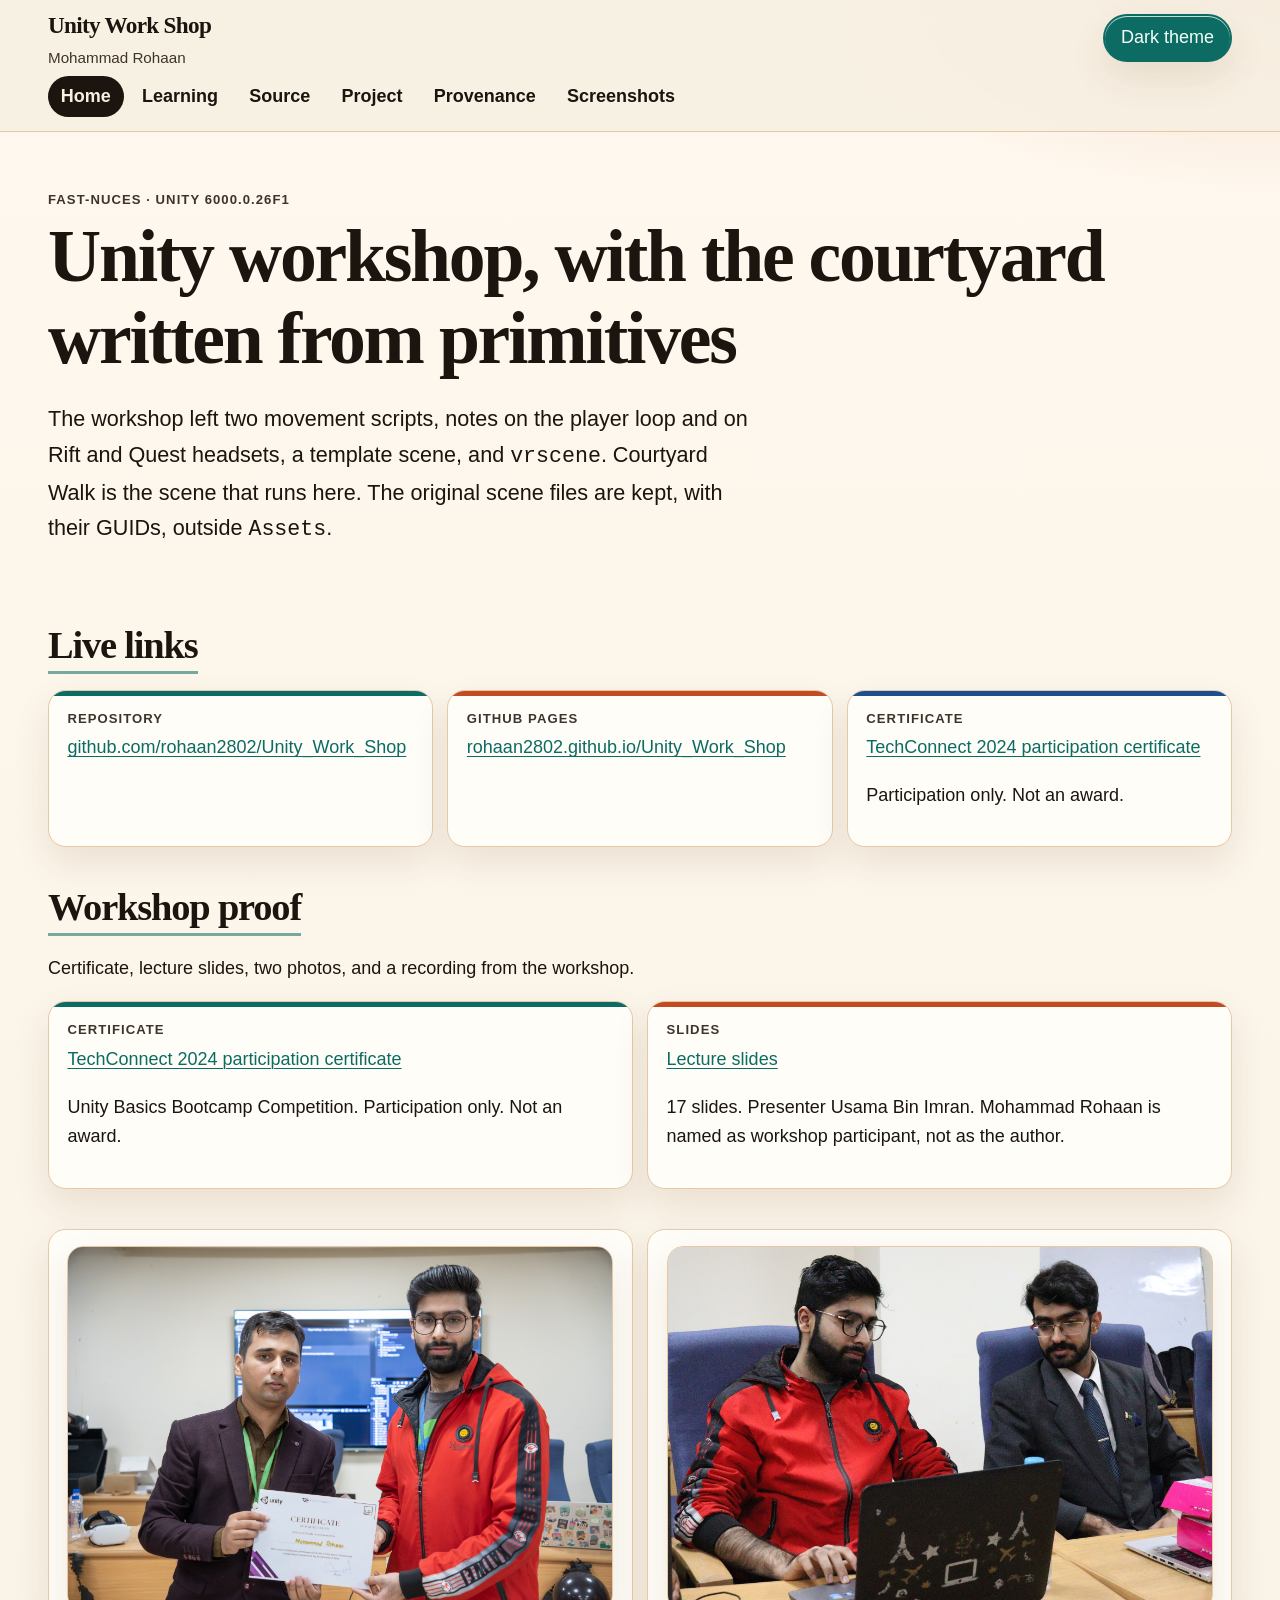
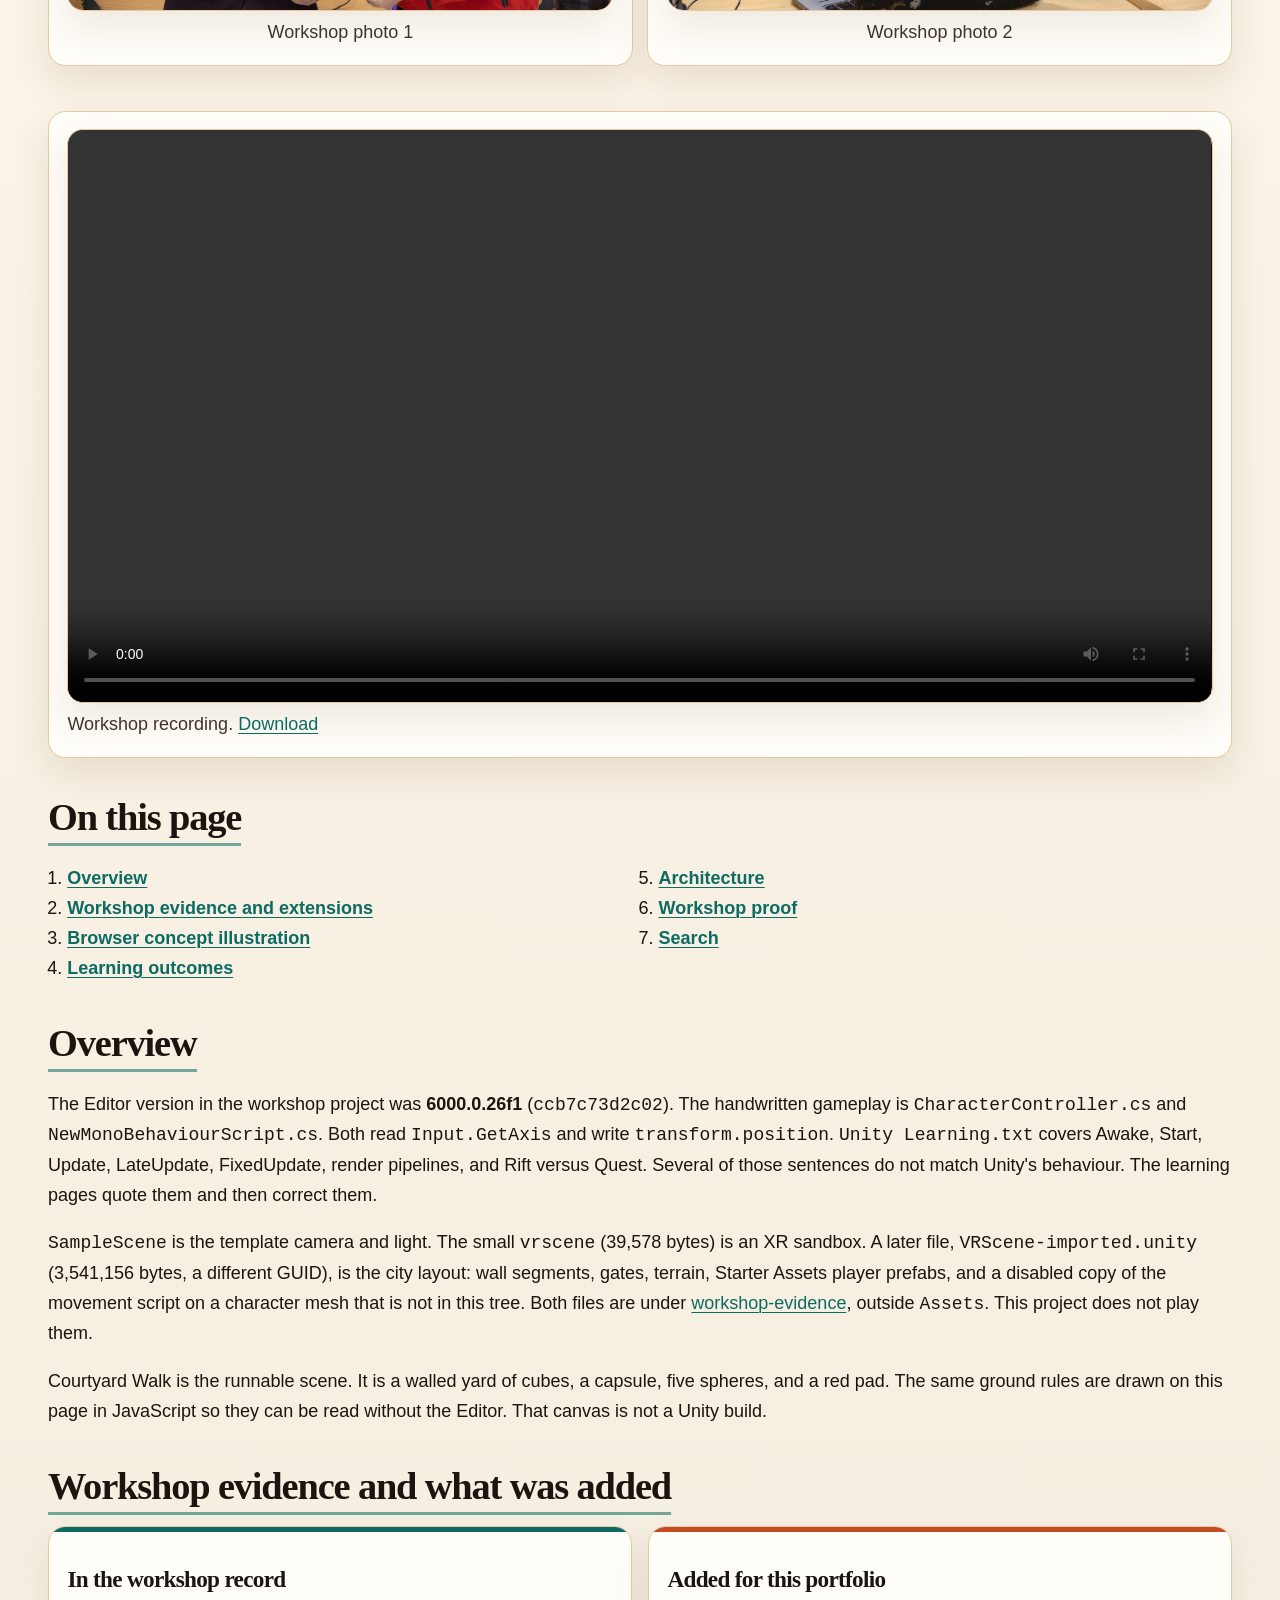
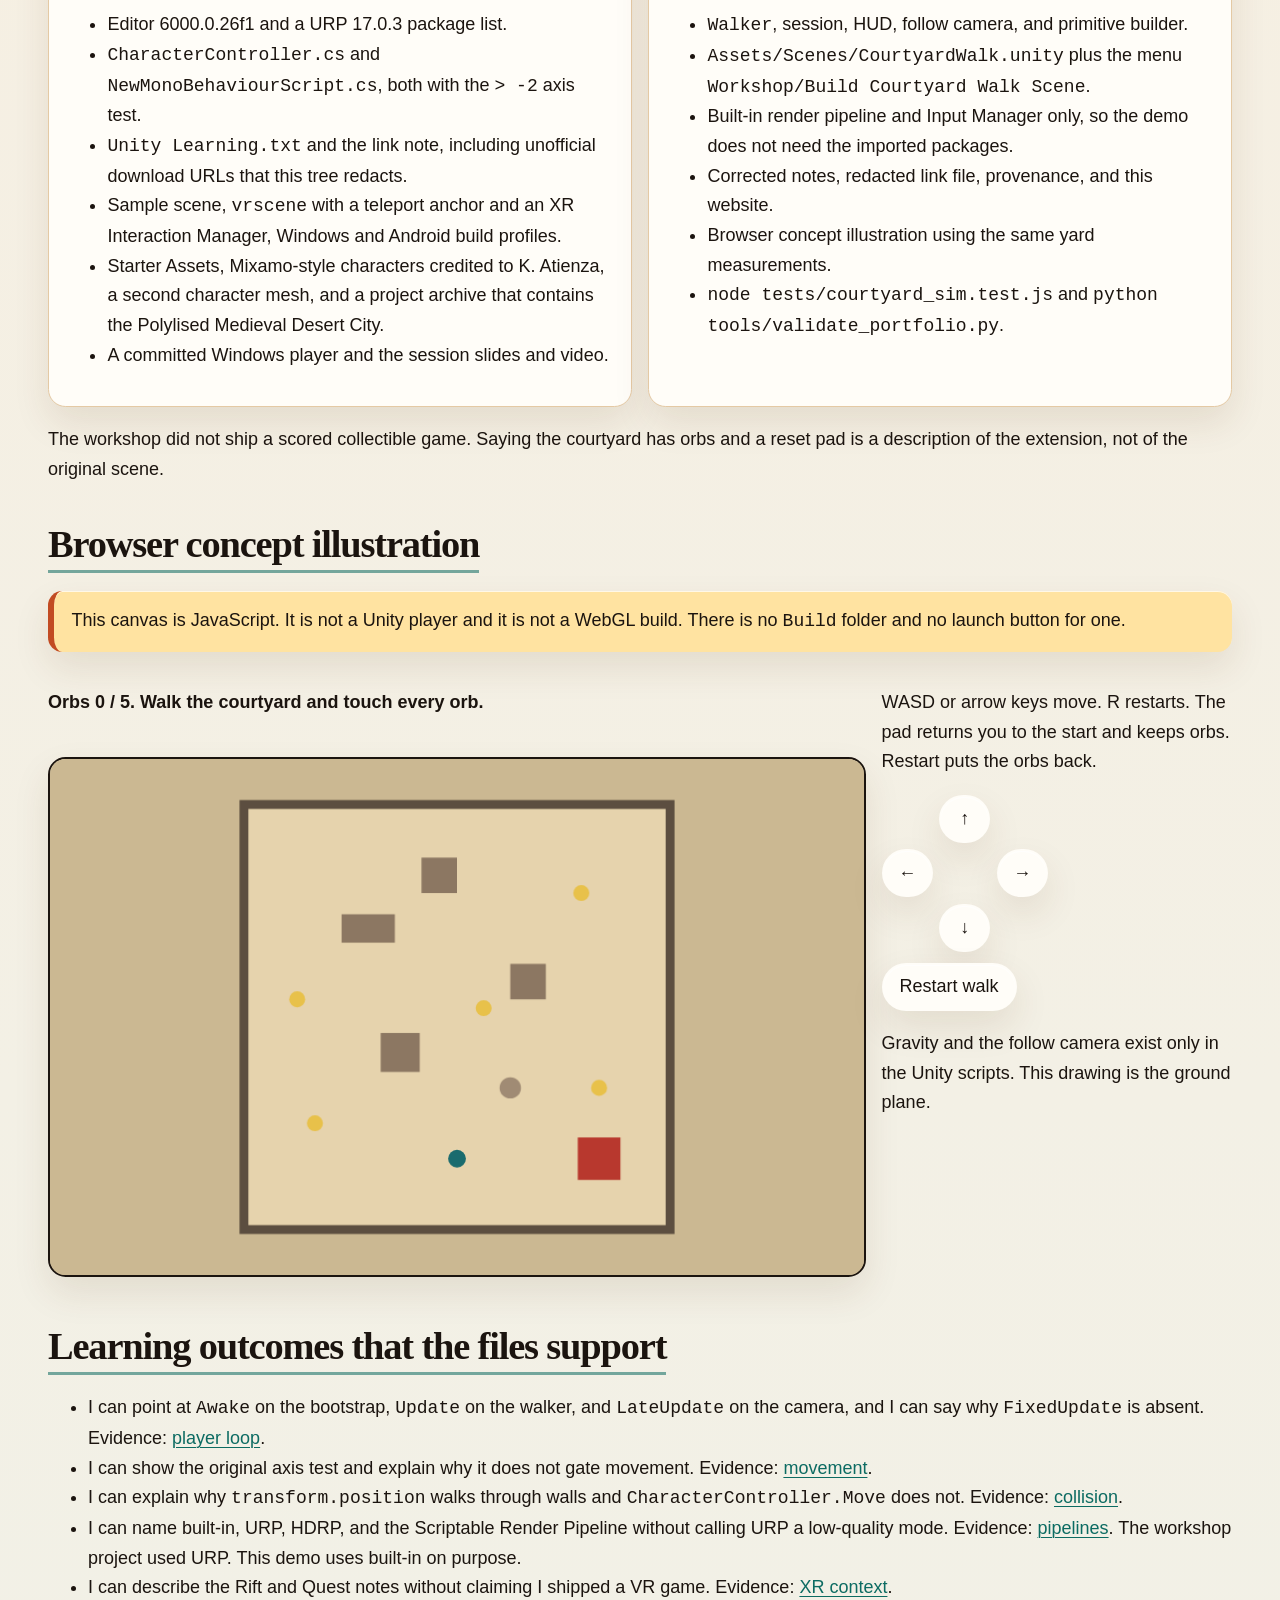
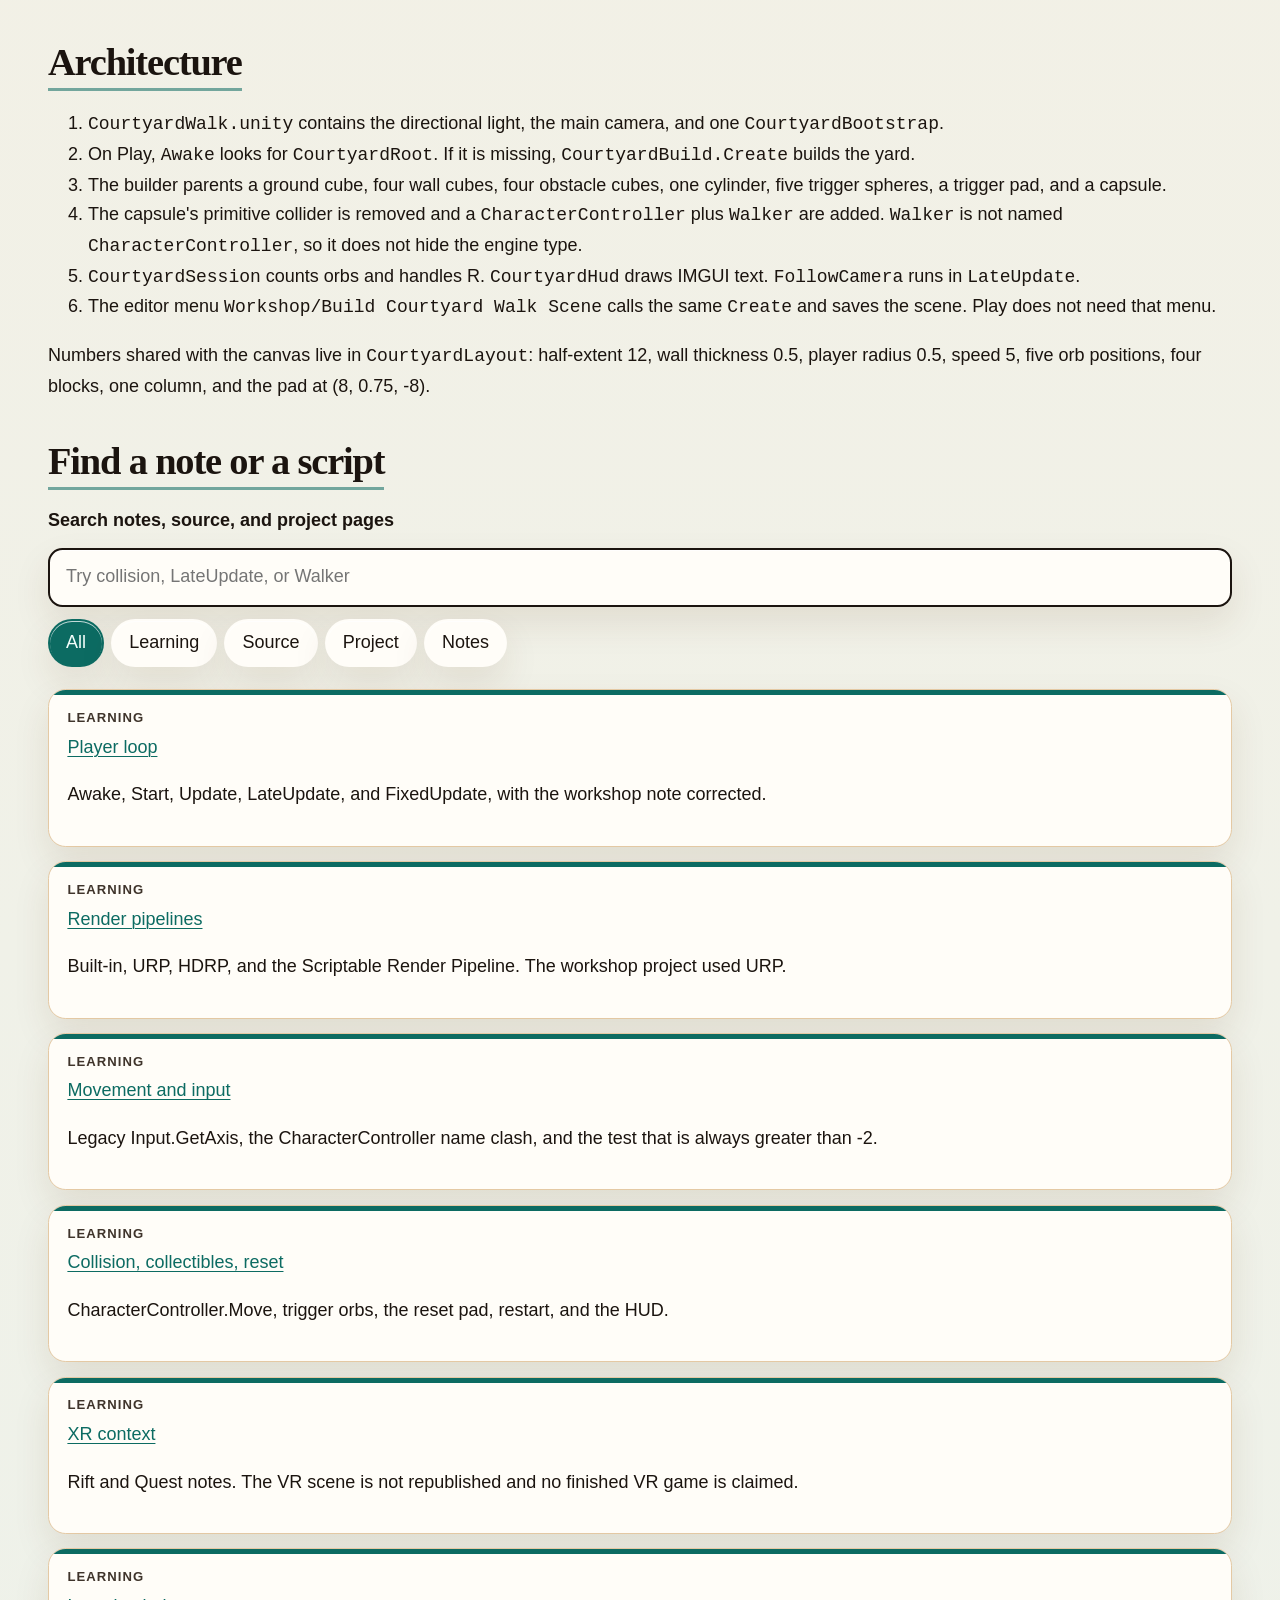
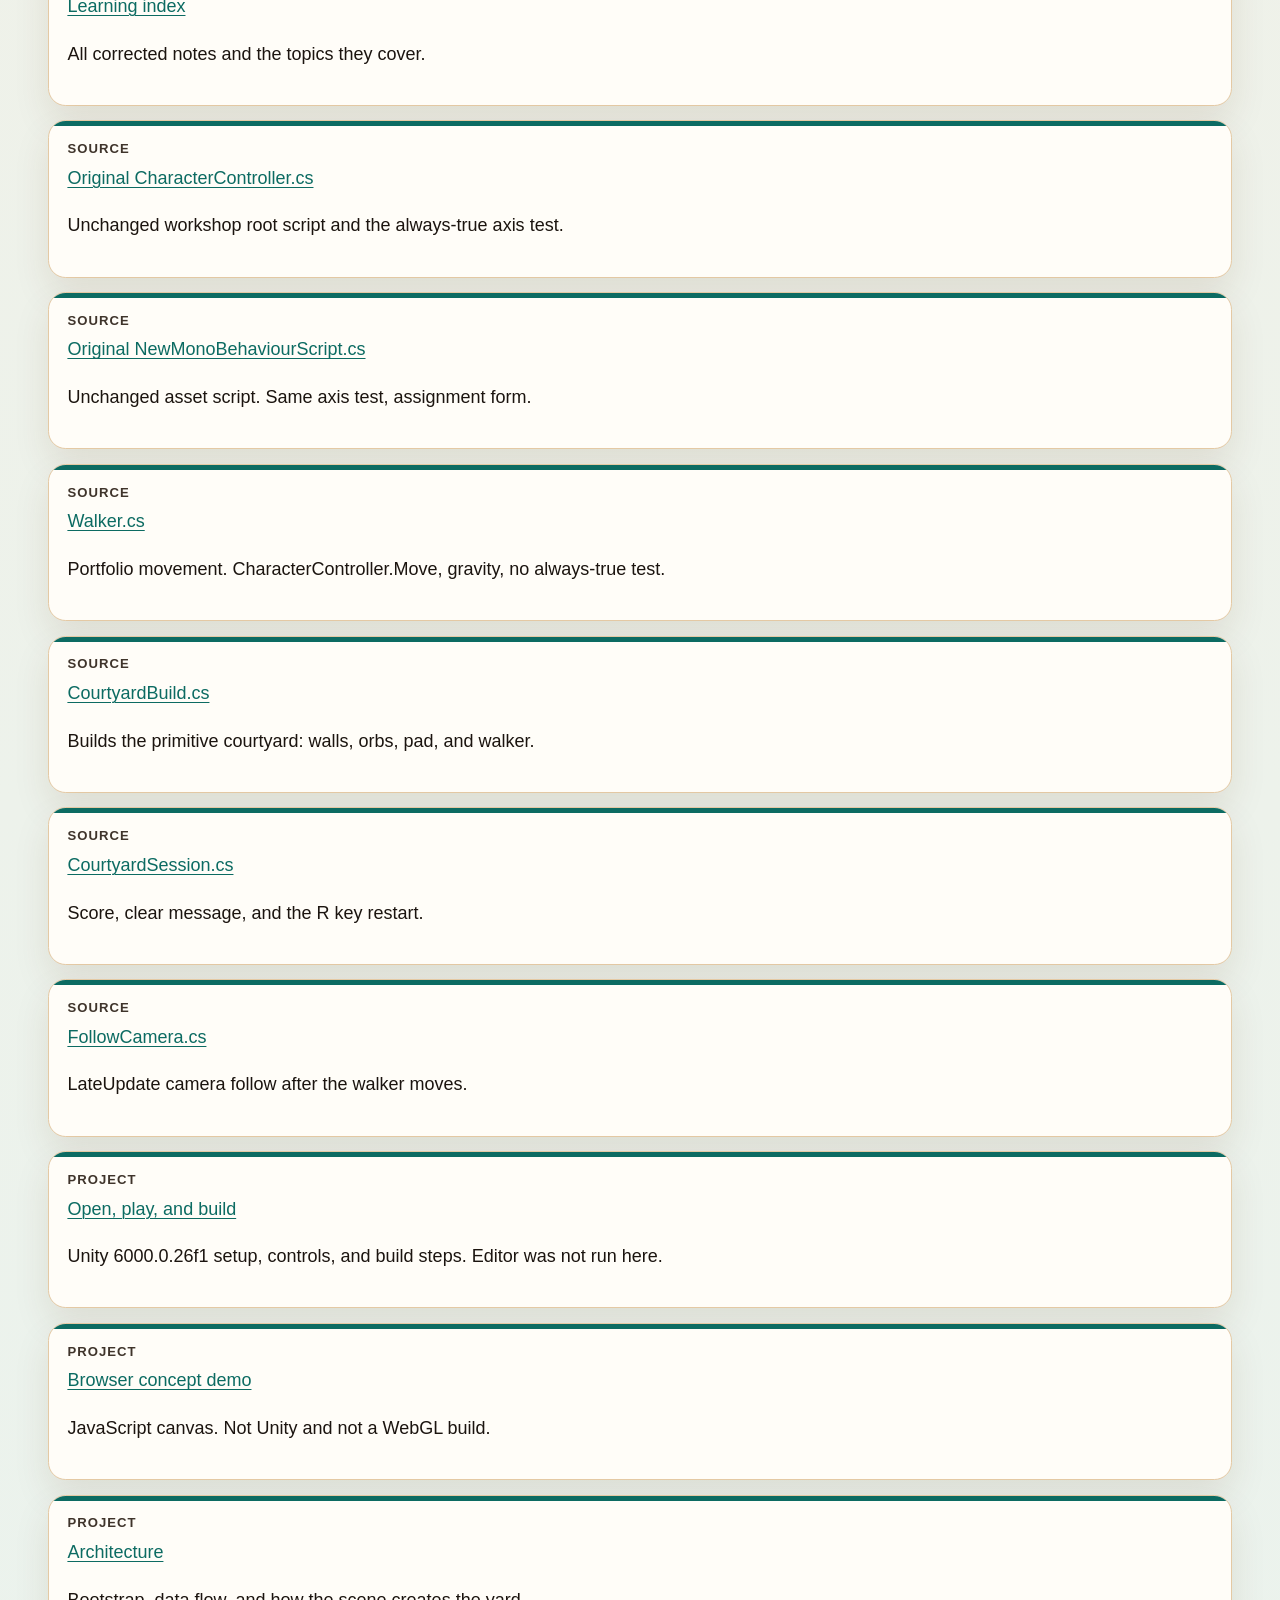
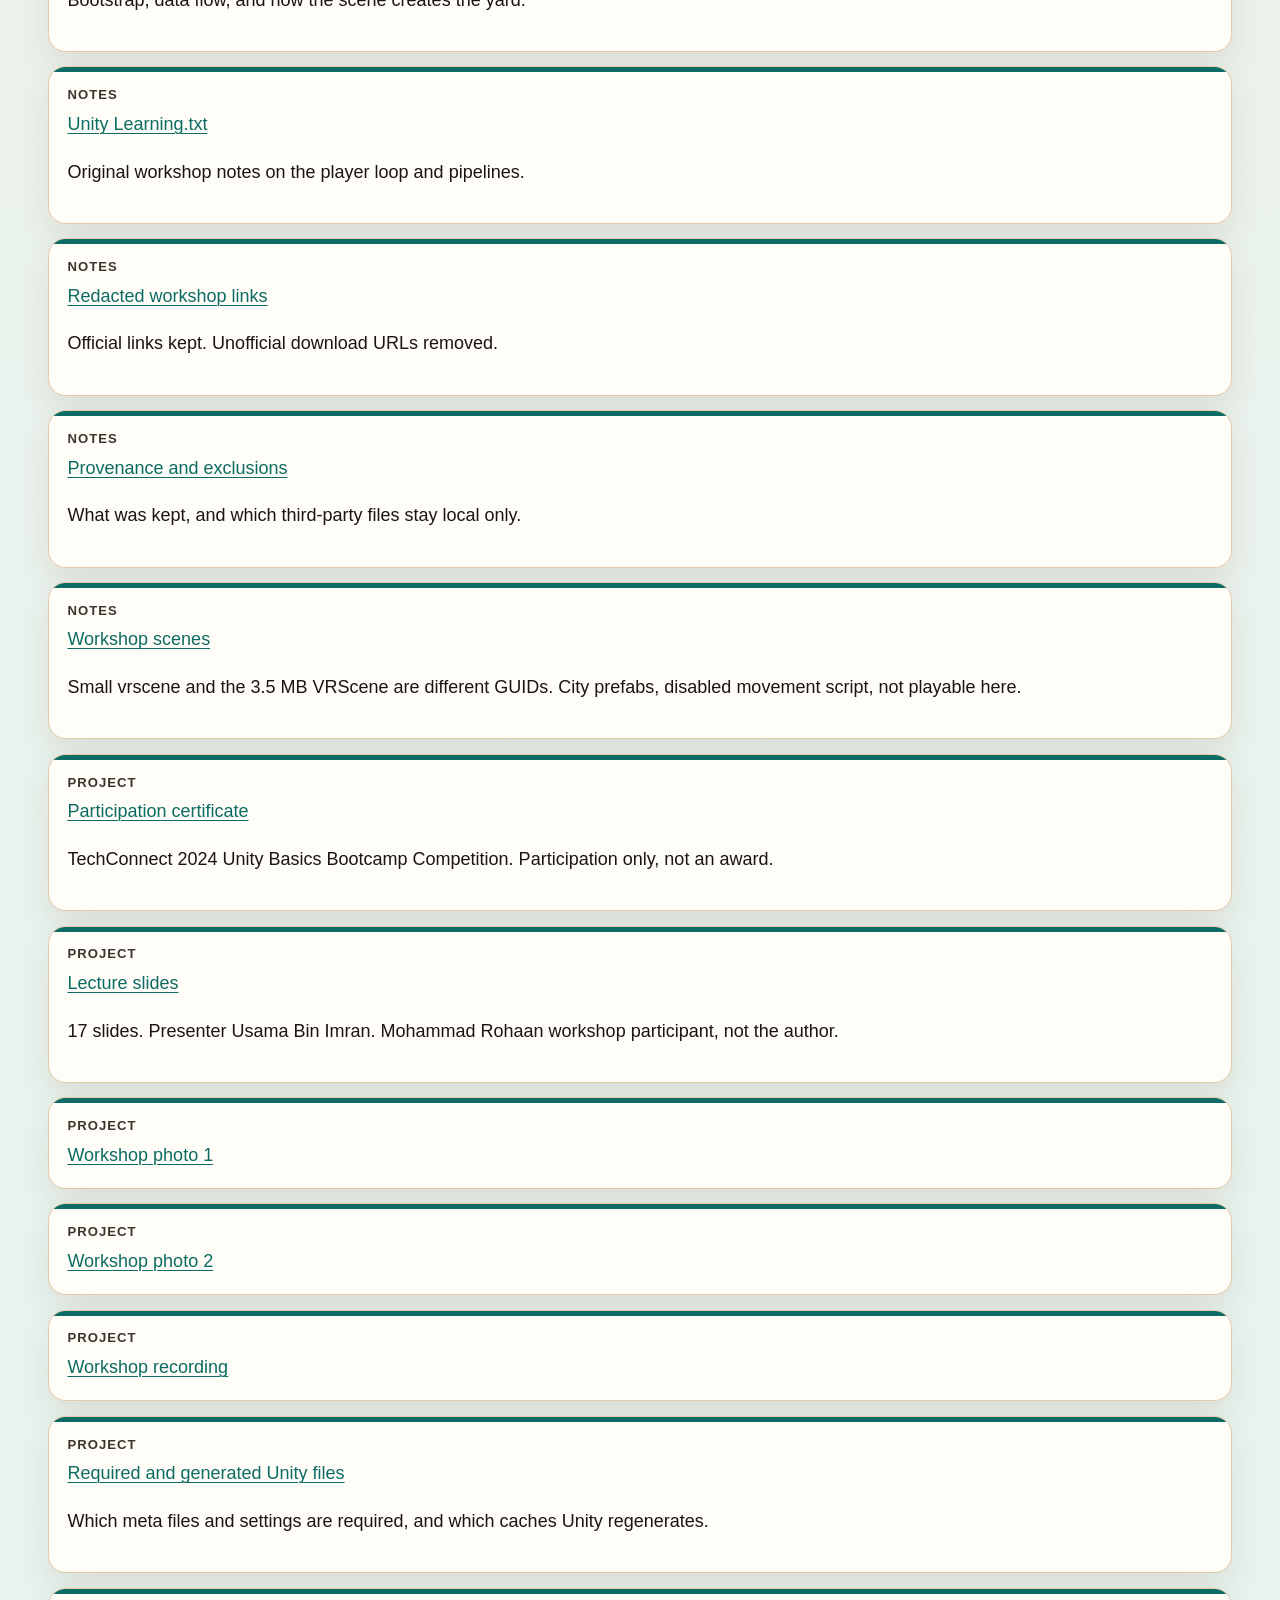
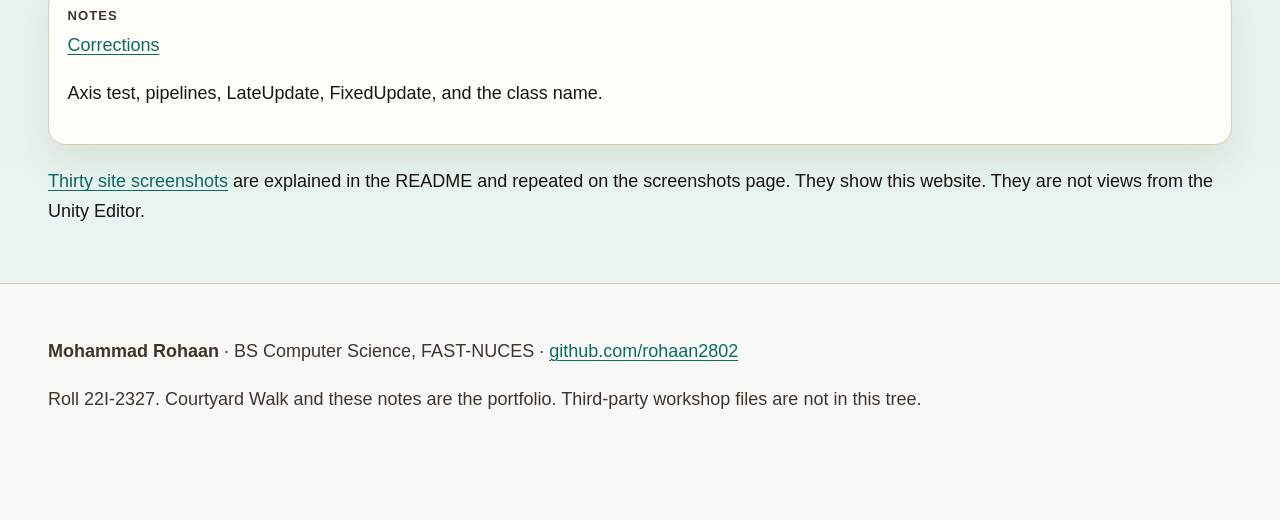
<file: index.html>
<!DOCTYPE html>
<html lang="en">
<head>
<meta charset="utf-8">
<meta name="viewport" content="width=device-width, initial-scale=1">
<title>Unity Work Shop</title>
<meta name="description" content="Unity 6 workshop portfolio by Mohammad Rohaan. Courtyard Walk is an original primitive demo. The canvas on the home page is a JavaScript concept illustration, not a Unity WebGL build.">
<link rel="icon" href="favicon.svg" type="image/svg+xml">
<link rel="stylesheet" href="css/site.css">
<script>
(function () {
  try {
    var q = new URLSearchParams(location.search).get("theme");
    var saved = localStorage.getItem("courtyard-theme");
    var theme = q || saved || (matchMedia("(prefers-color-scheme: dark)").matches ? "dark" : "light");
    if (theme !== "light" && theme !== "dark") theme = "light";
    document.documentElement.setAttribute("data-theme", theme);
  } catch (e) {
    document.documentElement.setAttribute("data-theme", "light");
  }
})();
</script>
</head>
<body data-root="">
<a class="skip" href="#content">Skip to content</a>
<header class="site-header">
  <div class="wrap header-bar">
    <a class="brand" href="index.html"><strong>Unity Work Shop</strong><span>Mohammad Rohaan</span></a>
    <button type="button" class="nav-toggle" id="nav-toggle" aria-expanded="false" aria-controls="site-nav">Menu</button>
    <button type="button" class="theme-toggle" id="theme-toggle" aria-pressed="false">Dark theme</button>
  </div>
  <div class="wrap">
    <nav class="site-nav" id="site-nav" aria-label="Primary"><a href="index.html" aria-current="page">Home</a><a href="learning/index.html">Learning</a><a href="source/index.html">Source</a><a href="project/index.html">Project</a><a href="provenance/index.html">Provenance</a><a href="screenshots/index.html">Screenshots</a></nav>
  </div>
</header>
<main id="content" class="wrap">

<section class="hero" id="top">
  <p class="kicker">FAST-NUCES · Unity 6000.0.26f1</p>
  <h1>Unity workshop, with the courtyard written from primitives</h1>
  <p class="lede">The workshop left two movement scripts, notes on the player loop and on Rift and Quest headsets, a template scene, and <code>vrscene</code>. Courtyard Walk is the scene that runs here. The original scene files are kept, with their GUIDs, outside <code>Assets</code>.</p>
</section>
<section id="live-links">
  <h2>Live links</h2>
  <ul class="grid-links">
    <li class="card"><span class="what">Repository</span><a href="https://github.com/rohaan2802/Unity_Work_Shop">github.com/rohaan2802/Unity_Work_Shop</a></li>
    <li class="card"><span class="what">GitHub Pages</span><a href="https://rohaan2802.github.io/Unity_Work_Shop/">rohaan2802.github.io/Unity_Work_Shop</a></li>
    <li class="card"><span class="what">Certificate</span><a href="https://rohaan2802.github.io/Unity_Work_Shop/proof/techconnect-2024.pdf">TechConnect 2024 participation certificate</a><p>Participation only. Not an award.</p></li>
  </ul>
</section>
<section id="proof">
  <h2>Workshop proof</h2>
  <p>Certificate, lecture slides, two photos, and a recording from the workshop.</p>
  <ul class="grid-links">
    <li class="card"><span class="what">Certificate</span><a href="proof/techconnect-2024.pdf">TechConnect 2024 participation certificate</a><p>Unity Basics Bootcamp Competition. Participation only. Not an award.</p></li>
    <li class="card"><span class="what">Slides</span><a href="proof/lecture-slides.pptx">Lecture slides</a><p>17 slides. Presenter Usama Bin Imran. Mohammad Rohaan is named as workshop participant, not as the author.</p></li>
  </ul>
  <div class="proof-grid">
    <figure class="shot">
      <img src="proof/photos/workshop-dsc07283.jpg" width="2000" height="1333" alt="Workshop photo 1">
      <figcaption>Workshop photo 1</figcaption>
    </figure>
    <figure class="shot">
      <img src="proof/photos/workshop-img5587.jpg" width="2000" height="1333" alt="Workshop photo 2">
      <figcaption>Workshop photo 2</figcaption>
    </figure>
  </div>
  <figure class="shot">
    <video controls preload="metadata">
      <source src="proof/video/unity-workshop.mp4" type="video/mp4">
      <a href="proof/video/unity-workshop.mp4">Workshop recording</a>
    </video>
    <figcaption>Workshop recording. <a href="proof/video/unity-workshop.mp4" download>Download</a></figcaption>
  </figure>
</section>
<nav class="toc" id="contents" aria-label="On this page">
  <h2>On this page</h2>
  <ol>
    <li><a href="#overview">Overview</a></li>
    <li><a href="#workshop-versus-extension">Workshop evidence and extensions</a></li>
    <li><a href="#concept-demo">Browser concept illustration</a></li>
    <li><a href="#outcomes">Learning outcomes</a></li>
    <li><a href="#architecture">Architecture</a></li>
    <li><a href="#proof">Workshop proof</a></li>
    <li><a href="#find">Search</a></li>
  </ol>
</nav>
<section id="overview">
  <h2>Overview</h2>
  <p>The Editor version in the workshop project was <strong>6000.0.26f1</strong> (<code>ccb7c73d2c02</code>). The handwritten gameplay is <code>CharacterController.cs</code> and <code>NewMonoBehaviourScript.cs</code>. Both read <code>Input.GetAxis</code> and write <code>transform.position</code>. <code>Unity Learning.txt</code> covers Awake, Start, Update, LateUpdate, FixedUpdate, render pipelines, and Rift versus Quest. Several of those sentences do not match Unity's behaviour. The learning pages quote them and then correct them.</p>
  <p><code>SampleScene</code> is the template camera and light. The small <code>vrscene</code> (39,578 bytes) is an XR sandbox. A later file, <code>VRScene-imported.unity</code> (3,541,156 bytes, a different GUID), is the city layout: wall segments, gates, terrain, Starter Assets player prefabs, and a disabled copy of the movement script on a character mesh that is not in this tree. Both files are under <a href="workshop-evidence/README.md">workshop-evidence</a>, outside <code>Assets</code>. This project does not play them.</p>
  <p>Courtyard Walk is the runnable scene. It is a walled yard of cubes, a capsule, five spheres, and a red pad. The same ground rules are drawn on this page in JavaScript so they can be read without the Editor. That canvas is not a Unity build.</p>
</section>
<section id="workshop-versus-extension">
  <h2>Workshop evidence and what was added</h2>
  <div class="split">
    <article class="card">
      <h3>In the workshop record</h3>
      <ul>
        <li>Editor 6000.0.26f1 and a URP 17.0.3 package list.</li>
        <li><code>CharacterController.cs</code> and <code>NewMonoBehaviourScript.cs</code>, both with the <code>&gt; -2</code> axis test.</li>
        <li><code>Unity Learning.txt</code> and the link note, including unofficial download URLs that this tree redacts.</li>
        <li>Sample scene, <code>vrscene</code> with a teleport anchor and an XR Interaction Manager, Windows and Android build profiles.</li>
        <li>Starter Assets, Mixamo-style characters credited to K. Atienza, a second character mesh, and a project archive that contains the Polylised Medieval Desert City.</li>
        <li>A committed Windows player and the session slides and video.</li>
      </ul>
    </article>
    <article class="card">
      <h3>Added for this portfolio</h3>
      <ul>
        <li><code>Walker</code>, session, HUD, follow camera, and primitive builder.</li>
        <li><code>Assets/Scenes/CourtyardWalk.unity</code> plus the menu <code>Workshop/Build Courtyard Walk Scene</code>.</li>
        <li>Built-in render pipeline and Input Manager only, so the demo does not need the imported packages.</li>
        <li>Corrected notes, redacted link file, provenance, and this website.</li>
        <li>Browser concept illustration using the same yard measurements.</li>
        <li><code>node tests/courtyard_sim.test.js</code> and <code>python tools/validate_portfolio.py</code>.</li>
      </ul>
    </article>
  </div>
  <p>The workshop did not ship a scored collectible game. Saying the courtyard has orbs and a reset pad is a description of the extension, not of the original scene.</p>
</section>
<section id="concept-demo">
  <h2>Browser concept illustration</h2>
  <p class="banner">This canvas is JavaScript. It is not a Unity player and it is not a WebGL build. There is no <code>Build</code> folder and no launch button for one.</p>
  <div class="demo-layout">
    <div>
      <p id="demo-status" role="status">Loading the yard.</p>
      <canvas id="demo-canvas" tabindex="0" aria-label="Top-down courtyard. Teal disc is the walker, gold discs are orbs, red rectangle is the reset pad. Not a Unity view."></canvas>
    </div>
    <div>
      <p>WASD or arrow keys move. R restarts. The pad returns you to the start and keeps orbs. Restart puts the orbs back.</p>
      <div class="dpad" role="group" aria-label="Touch movement">
        <button type="button" data-stick="0,1" aria-label="North">↑</button>
        <button type="button" data-stick="-1,0" aria-label="West">←</button>
        <button type="button" data-stick="1,0" aria-label="East">→</button>
        <button type="button" data-stick="0,-1" aria-label="South">↓</button>
      </div>
      <button type="button" class="text-button" id="demo-restart">Restart walk</button>
      <p>Gravity and the follow camera exist only in the Unity scripts. This drawing is the ground plane.</p>
    </div>
  </div>
</section>
<section id="outcomes">
  <h2>Learning outcomes that the files support</h2>
  <ul>
    <li>I can point at <code>Awake</code> on the bootstrap, <code>Update</code> on the walker, and <code>LateUpdate</code> on the camera, and I can say why <code>FixedUpdate</code> is absent. Evidence: <a href="learning/player-loop.html">player loop</a>.</li>
    <li>I can show the original axis test and explain why it does not gate movement. Evidence: <a href="learning/movement.html">movement</a>.</li>
    <li>I can explain why <code>transform.position</code> walks through walls and <code>CharacterController.Move</code> does not. Evidence: <a href="learning/collision-collectibles-reset.html">collision</a>.</li>
    <li>I can name built-in, URP, HDRP, and the Scriptable Render Pipeline without calling URP a low-quality mode. Evidence: <a href="learning/render-pipelines.html">pipelines</a>. The workshop project used URP. This demo uses built-in on purpose.</li>
    <li>I can describe the Rift and Quest notes without claiming I shipped a VR game. Evidence: <a href="learning/xr-context.html">XR context</a>.</li>
  </ul>
</section>
<section id="architecture">
  <h2>Architecture</h2>
  <ol>
    <li><code>CourtyardWalk.unity</code> contains the directional light, the main camera, and one <code>CourtyardBootstrap</code>.</li>
    <li>On Play, <code>Awake</code> looks for <code>CourtyardRoot</code>. If it is missing, <code>CourtyardBuild.Create</code> builds the yard.</li>
    <li>The builder parents a ground cube, four wall cubes, four obstacle cubes, one cylinder, five trigger spheres, a trigger pad, and a capsule.</li>
    <li>The capsule's primitive collider is removed and a <code>CharacterController</code> plus <code>Walker</code> are added. <code>Walker</code> is not named <code>CharacterController</code>, so it does not hide the engine type.</li>
    <li><code>CourtyardSession</code> counts orbs and handles R. <code>CourtyardHud</code> draws IMGUI text. <code>FollowCamera</code> runs in <code>LateUpdate</code>.</li>
    <li>The editor menu <code>Workshop/Build Courtyard Walk Scene</code> calls the same <code>Create</code> and saves the scene. Play does not need that menu.</li>
  </ol>
  <p>Numbers shared with the canvas live in <code>CourtyardLayout</code>: half-extent 12, wall thickness 0.5, player radius 0.5, speed 5, five orb positions, four blocks, one column, and the pad at (8, 0.75, -8).</p>
</section>

<section id="find">
  <h2>Find a note or a script</h2>
  <form class="search-panel" role="search" onsubmit="return false">
    <label for="search">Search notes, source, and project pages</label>
    <input id="search" type="search" name="q" placeholder="Try collision, LateUpdate, or Walker" autocomplete="off">
    <div class="chips" role="group" aria-label="Filter by kind"><button type="button" class="chip" data-kind="All" aria-pressed="true">All</button><button type="button" class="chip" data-kind="Learning" aria-pressed="false">Learning</button><button type="button" class="chip" data-kind="Source" aria-pressed="false">Source</button><button type="button" class="chip" data-kind="Project" aria-pressed="false">Project</button><button type="button" class="chip" data-kind="Notes" aria-pressed="false">Notes</button></div>
  </form>
  <ul class="result-list" id="search-results"></ul>
</section>

<p><a href="screenshots/index.html">Thirty site screenshots</a> are explained in the README and repeated on the screenshots page. They show this website. They are not views from the Unity Editor.</p>

</main>
<footer class="site-footer" id="colophon">
  <div class="wrap">
    <p><strong>Mohammad Rohaan</strong> · BS Computer Science, FAST-NUCES · <a href="https://github.com/rohaan2802">github.com/rohaan2802</a></p>
    <p>Roll 22I-2327. Courtyard Walk and these notes are the portfolio. Third-party workshop files are not in this tree.</p>
  </div>
</footer>
<a class="back-top" id="back-to-top" href="#content" aria-label="Back to top" aria-hidden="true" tabindex="-1">Top</a>
<script src="js/concept-demo.js"></script>
<script src="js/site.js"></script>
</body>
</html>
</file>
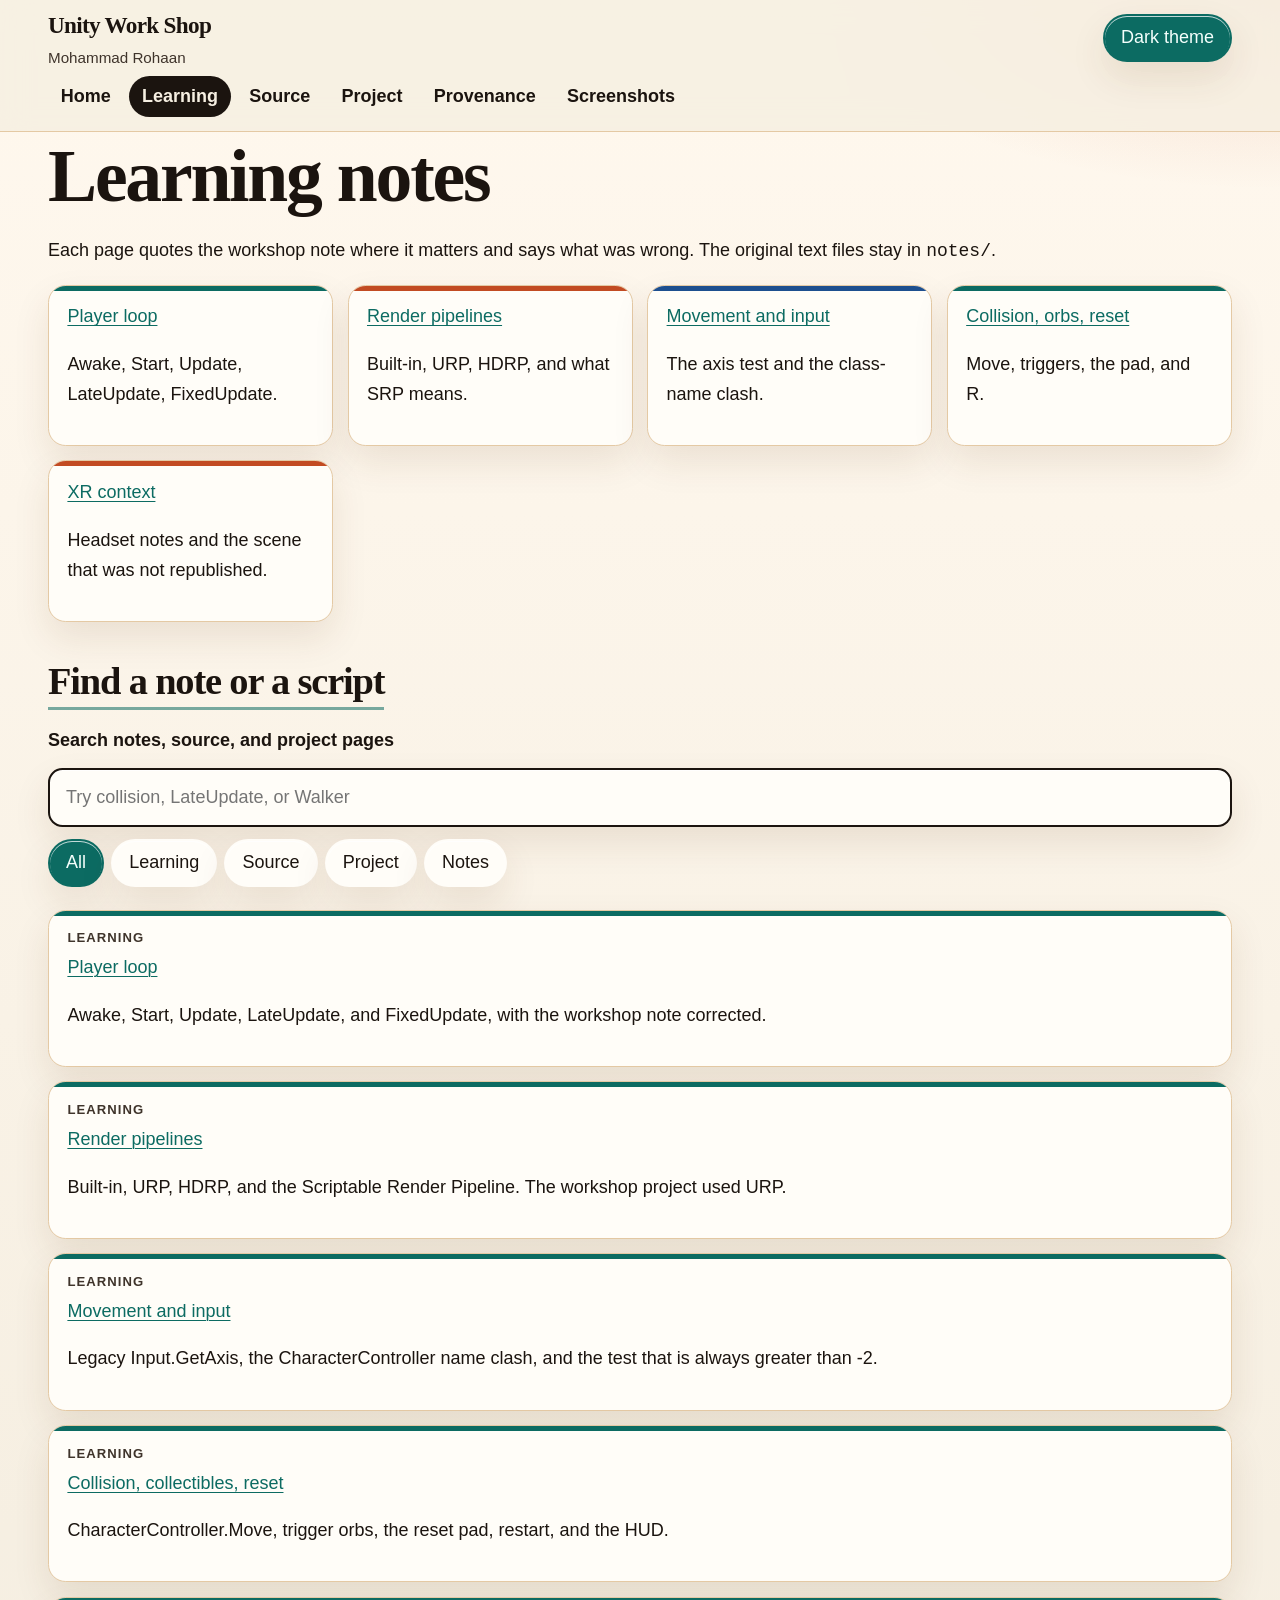
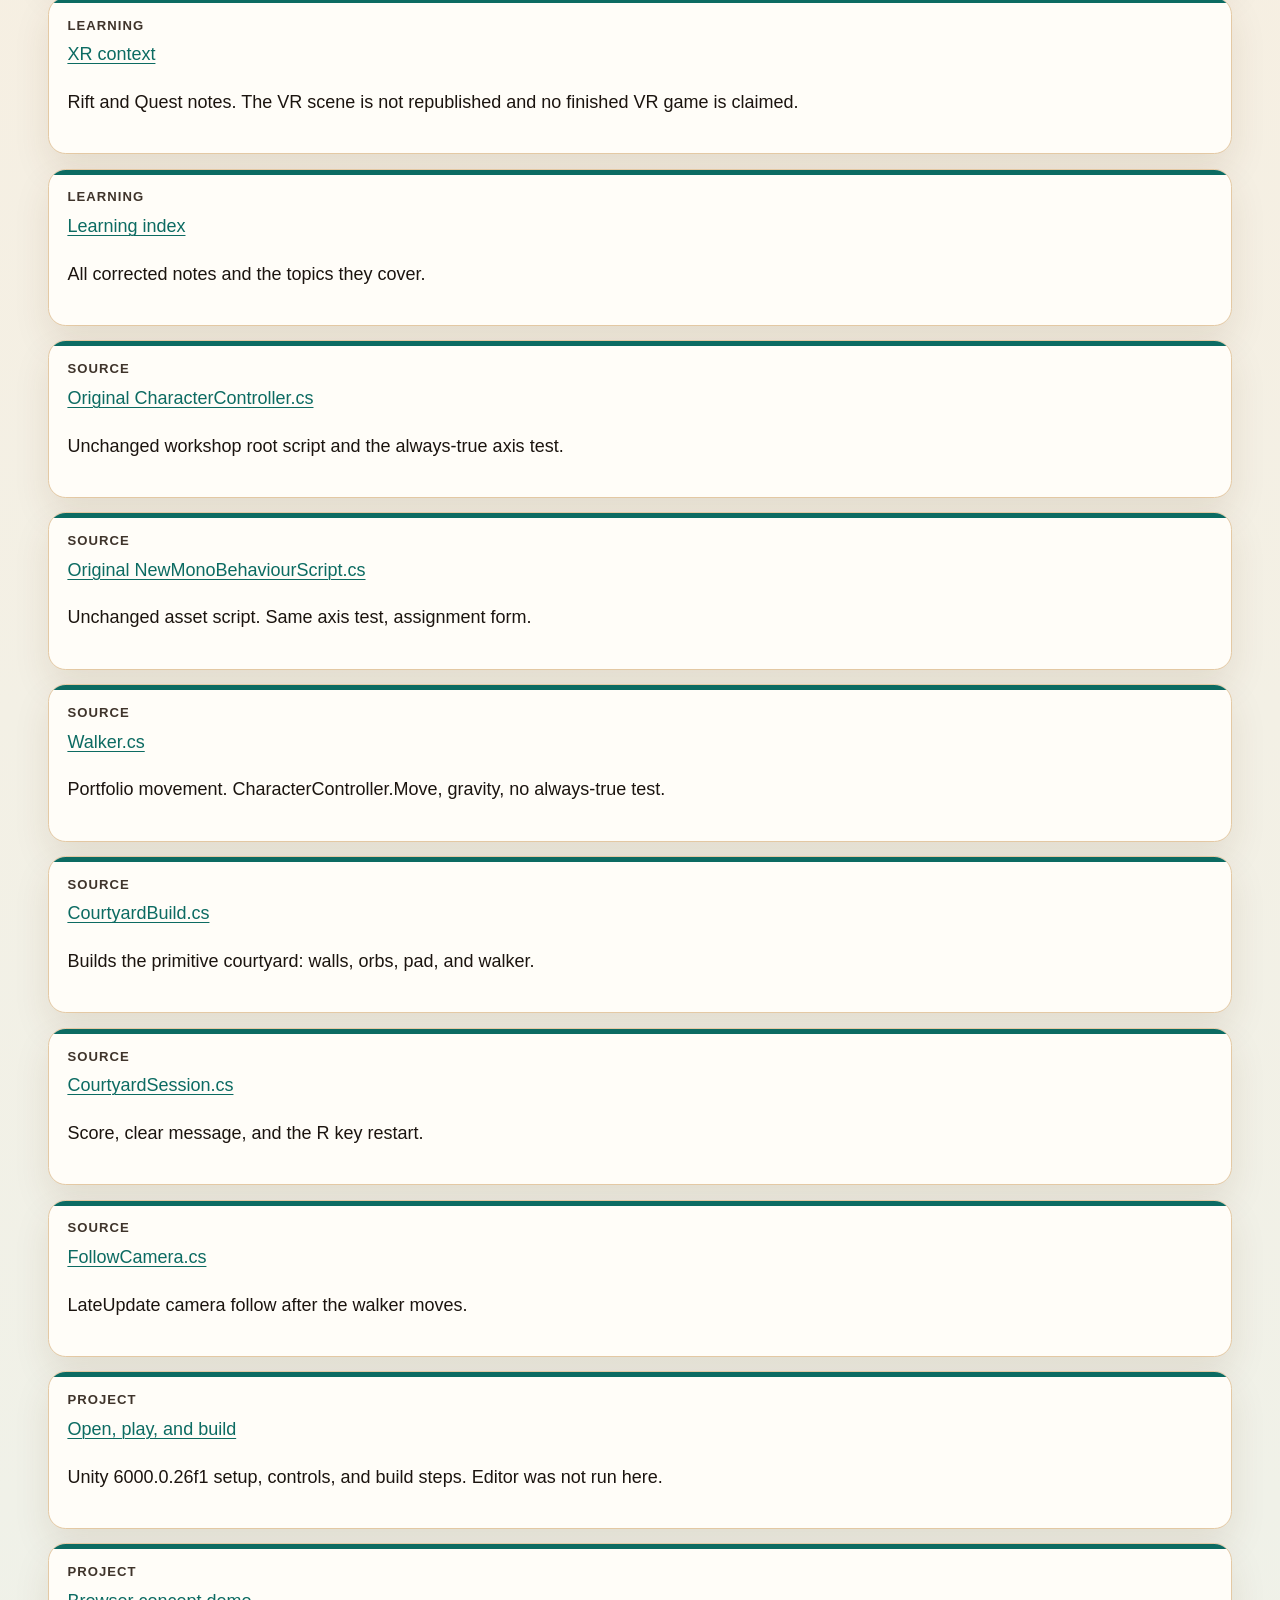
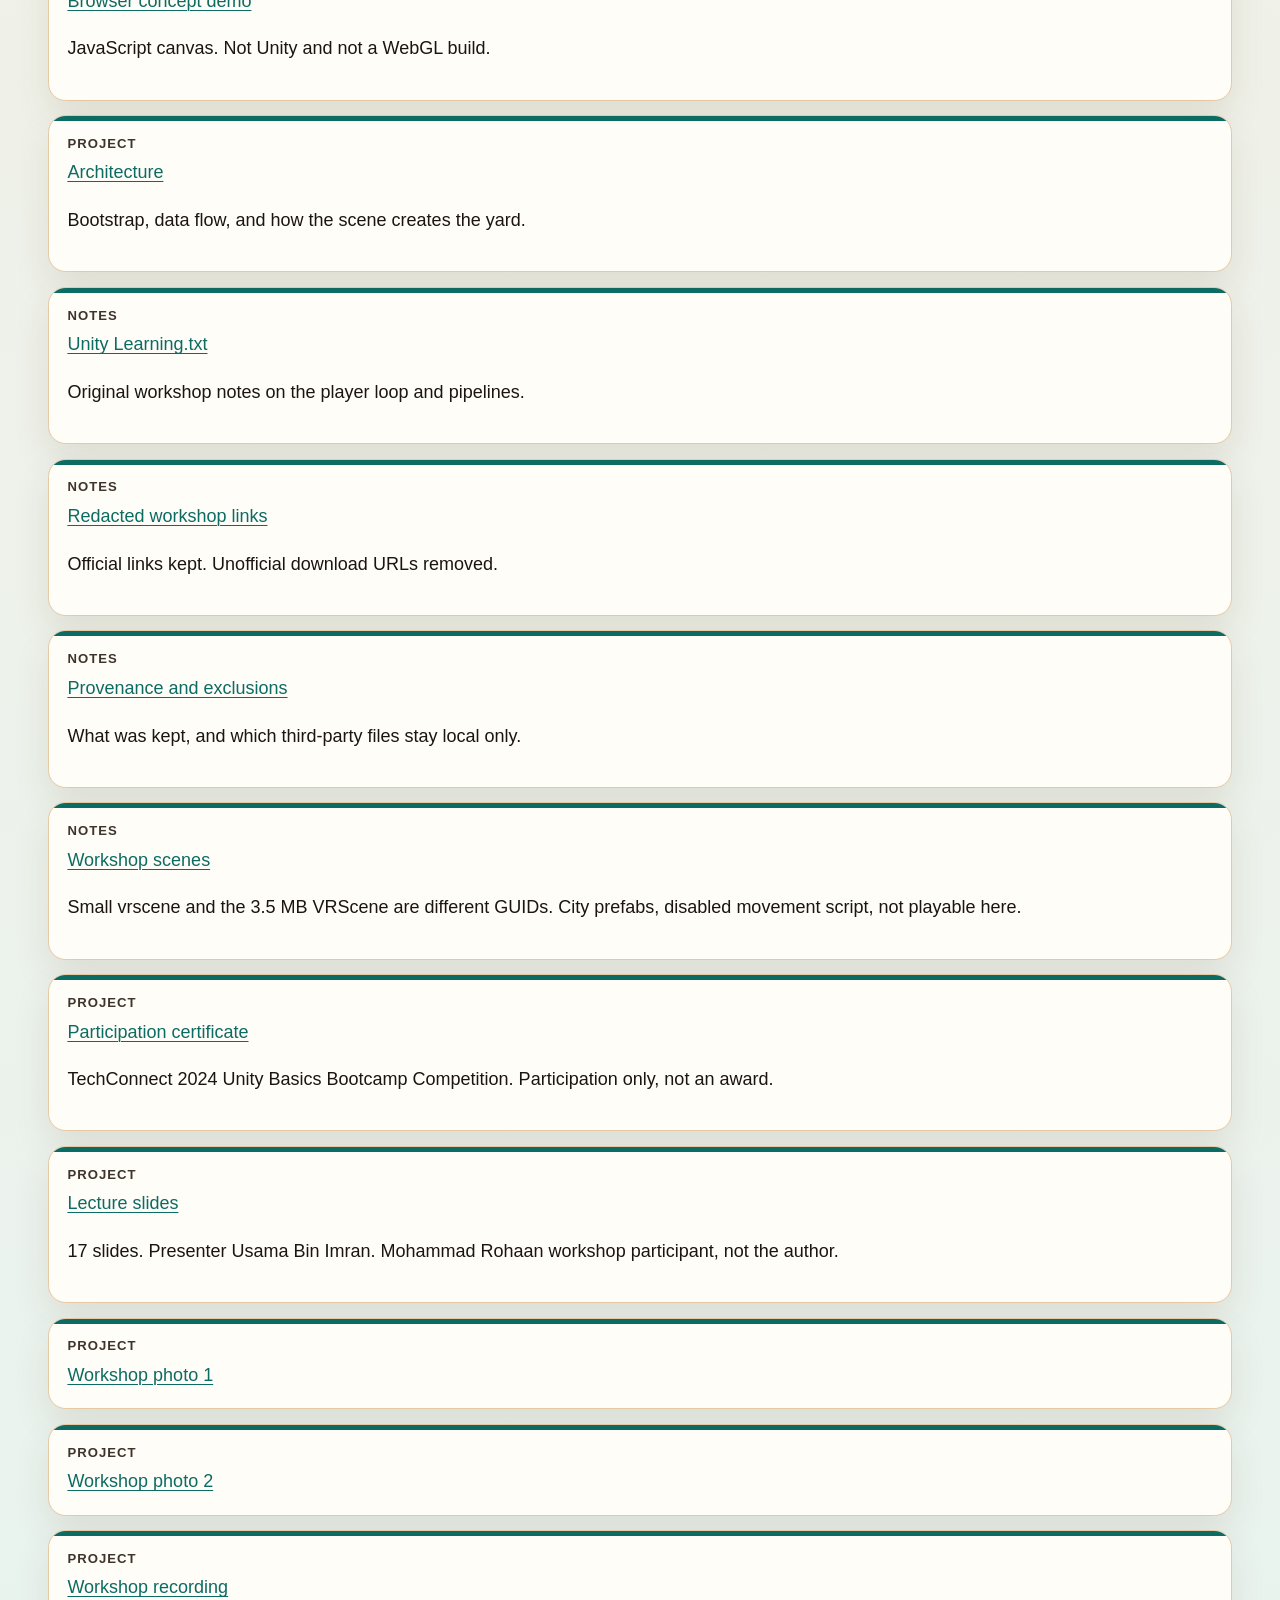
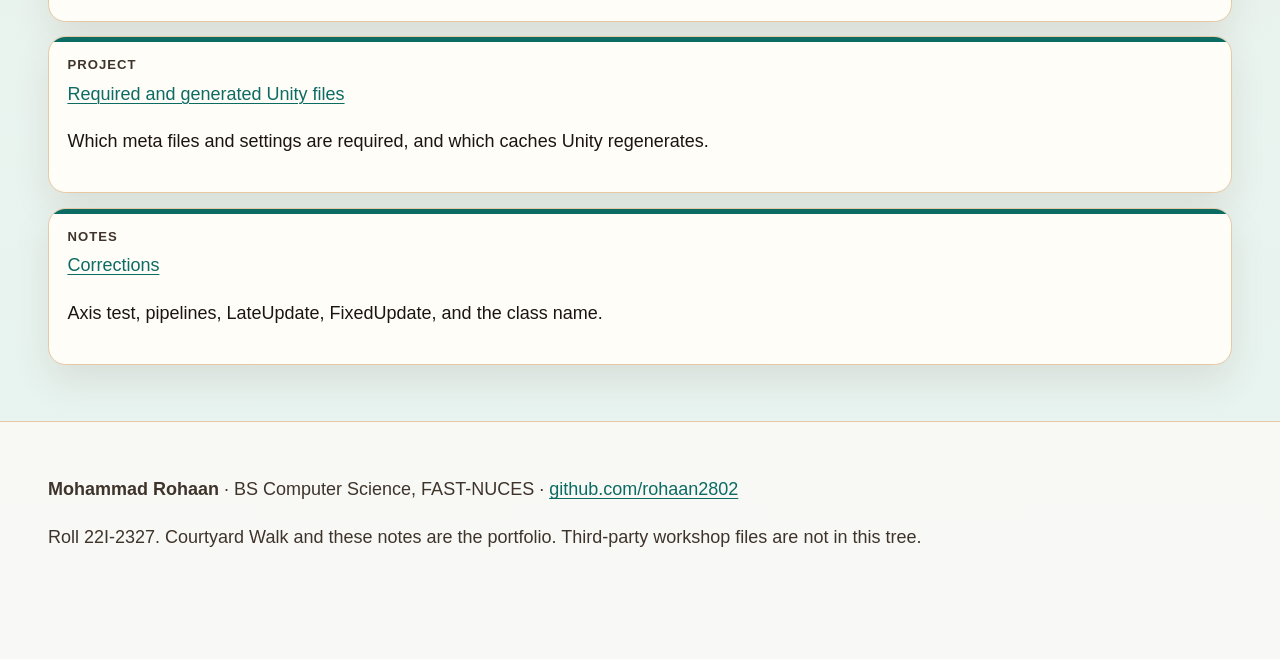
<file: learning/index.html>
<!DOCTYPE html>
<html lang="en">
<head>
<meta charset="utf-8">
<meta name="viewport" content="width=device-width, initial-scale=1">
<title>Learning notes</title>
<meta name="description" content="Unity 6 workshop portfolio by Mohammad Rohaan. Courtyard Walk is an original primitive demo. The canvas on the home page is a JavaScript concept illustration, not a Unity WebGL build.">
<link rel="icon" href="../favicon.svg" type="image/svg+xml">
<link rel="stylesheet" href="../css/site.css">
<script>
(function () {
  try {
    var q = new URLSearchParams(location.search).get("theme");
    var saved = localStorage.getItem("courtyard-theme");
    var theme = q || saved || (matchMedia("(prefers-color-scheme: dark)").matches ? "dark" : "light");
    if (theme !== "light" && theme !== "dark") theme = "light";
    document.documentElement.setAttribute("data-theme", theme);
  } catch (e) {
    document.documentElement.setAttribute("data-theme", "light");
  }
})();
</script>
</head>
<body data-root="../">
<a class="skip" href="#content">Skip to content</a>
<header class="site-header">
  <div class="wrap header-bar">
    <a class="brand" href="../index.html"><strong>Unity Work Shop</strong><span>Mohammad Rohaan</span></a>
    <button type="button" class="nav-toggle" id="nav-toggle" aria-expanded="false" aria-controls="site-nav">Menu</button>
    <button type="button" class="theme-toggle" id="theme-toggle" aria-pressed="false">Dark theme</button>
  </div>
  <div class="wrap">
    <nav class="site-nav" id="site-nav" aria-label="Primary"><a href="../index.html">Home</a><a href="../learning/index.html" aria-current="page">Learning</a><a href="../source/index.html">Source</a><a href="../project/index.html">Project</a><a href="../provenance/index.html">Provenance</a><a href="../screenshots/index.html">Screenshots</a></nav>
  </div>
</header>
<main id="content" class="wrap">

<h1>Learning notes</h1>
<p>Each page quotes the workshop note where it matters and says what was wrong. The original text files stay in <code>notes/</code>.</p>
<ul class="grid-links">
  <li class="card"><a href="player-loop.html">Player loop</a><p>Awake, Start, Update, LateUpdate, FixedUpdate.</p></li>
  <li class="card"><a href="render-pipelines.html">Render pipelines</a><p>Built-in, URP, HDRP, and what SRP means.</p></li>
  <li class="card"><a href="movement.html">Movement and input</a><p>The axis test and the class-name clash.</p></li>
  <li class="card"><a href="collision-collectibles-reset.html">Collision, orbs, reset</a><p>Move, triggers, the pad, and R.</p></li>
  <li class="card"><a href="xr-context.html">XR context</a><p>Headset notes and the scene that was not republished.</p></li>
</ul>

<section id="find">
  <h2>Find a note or a script</h2>
  <form class="search-panel" role="search" onsubmit="return false">
    <label for="search">Search notes, source, and project pages</label>
    <input id="search" type="search" name="q" placeholder="Try collision, LateUpdate, or Walker" autocomplete="off">
    <div class="chips" role="group" aria-label="Filter by kind"><button type="button" class="chip" data-kind="All" aria-pressed="true">All</button><button type="button" class="chip" data-kind="Learning" aria-pressed="false">Learning</button><button type="button" class="chip" data-kind="Source" aria-pressed="false">Source</button><button type="button" class="chip" data-kind="Project" aria-pressed="false">Project</button><button type="button" class="chip" data-kind="Notes" aria-pressed="false">Notes</button></div>
  </form>
  <ul class="result-list" id="search-results"></ul>
</section>

</main>
<footer class="site-footer" id="colophon">
  <div class="wrap">
    <p><strong>Mohammad Rohaan</strong> · BS Computer Science, FAST-NUCES · <a href="https://github.com/rohaan2802">github.com/rohaan2802</a></p>
    <p>Roll 22I-2327. Courtyard Walk and these notes are the portfolio. Third-party workshop files are not in this tree.</p>
  </div>
</footer>
<a class="back-top" id="back-to-top" href="#content" aria-label="Back to top" aria-hidden="true" tabindex="-1">Top</a>
<script src="../js/site.js"></script>
</body>
</html>
</file>
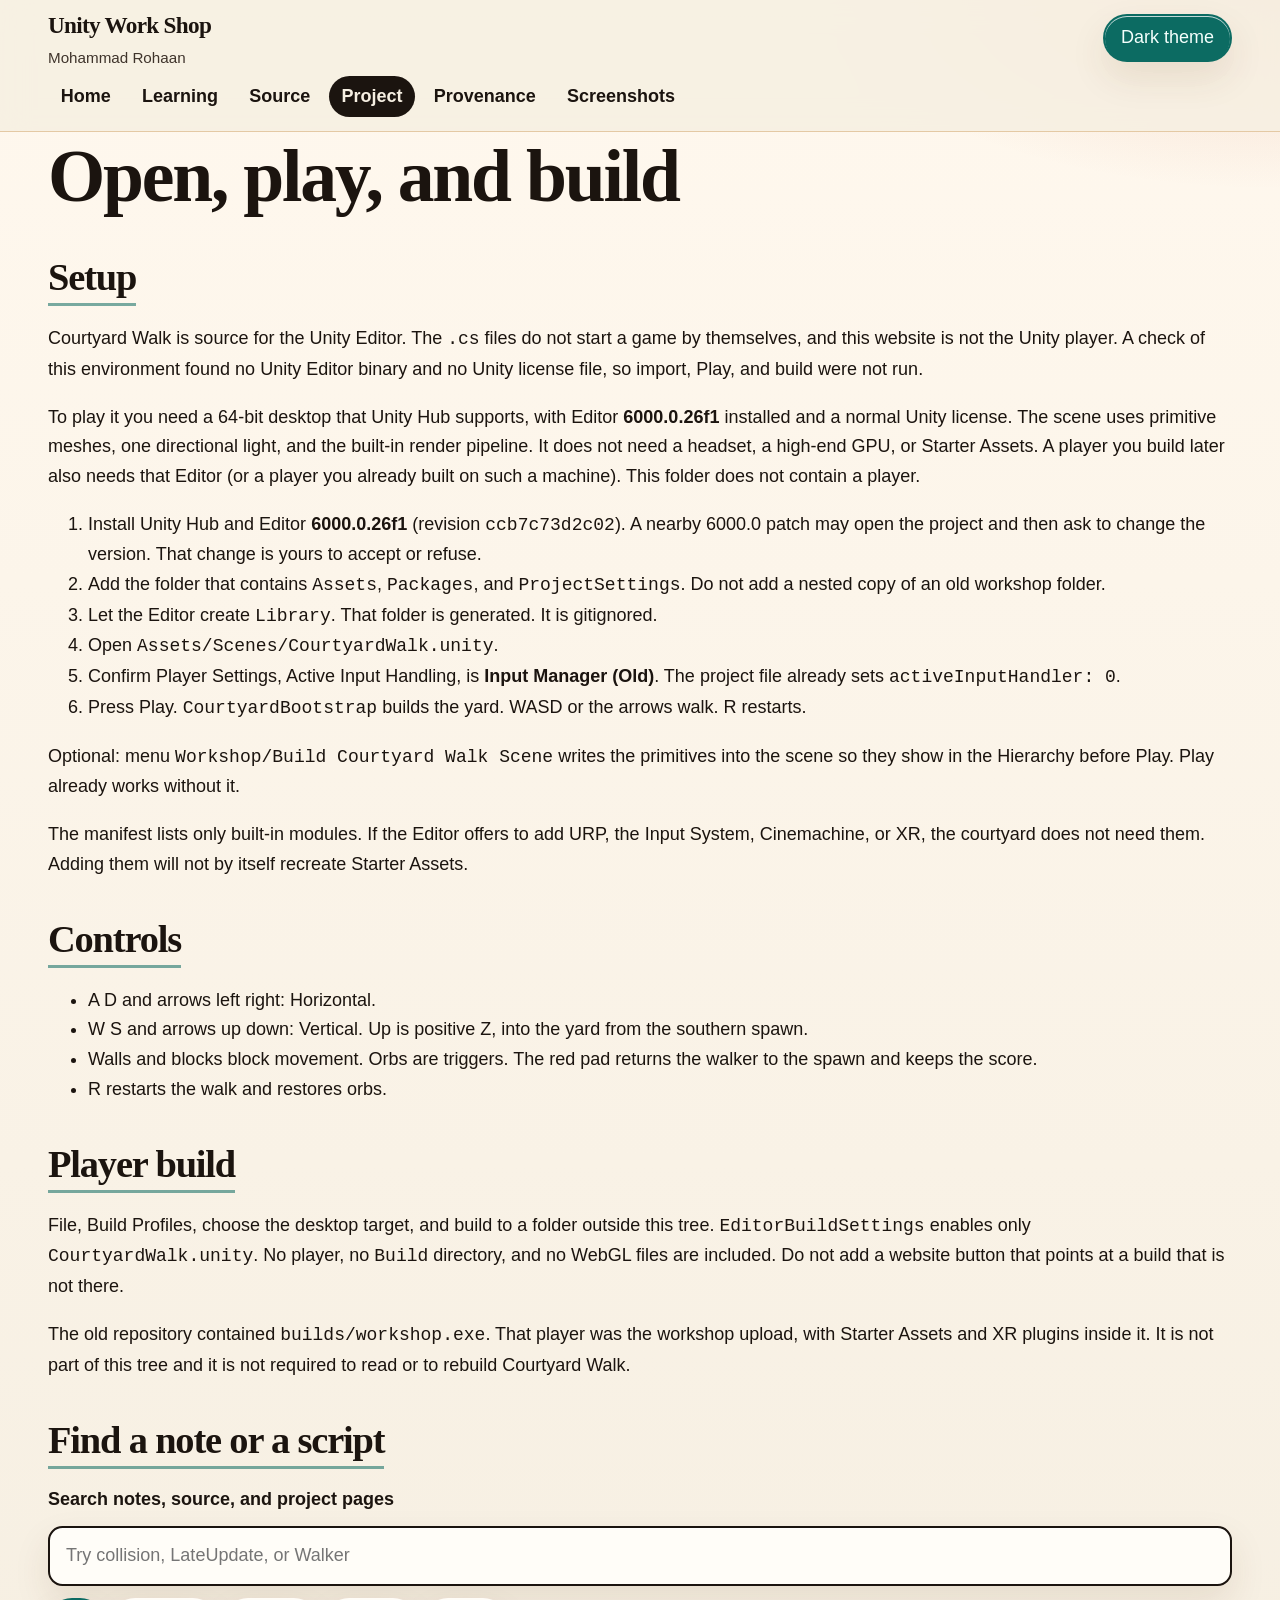
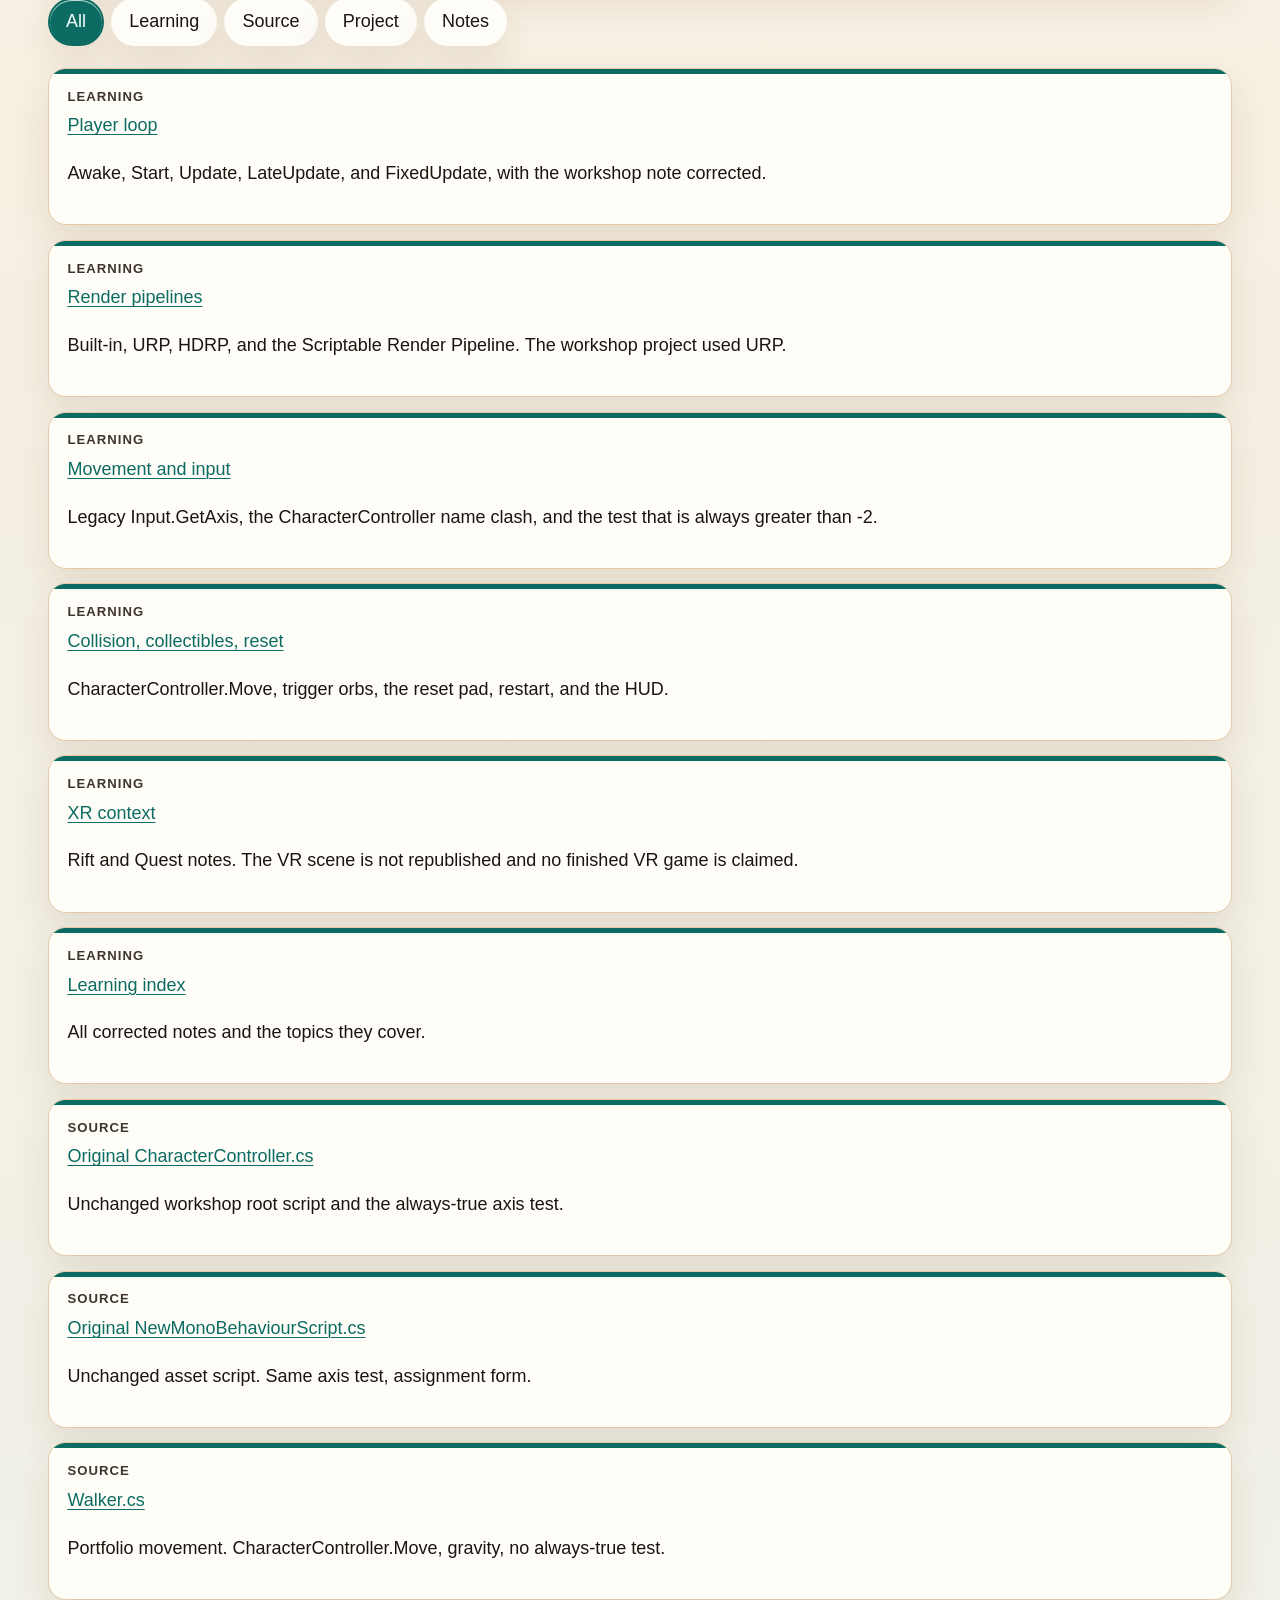
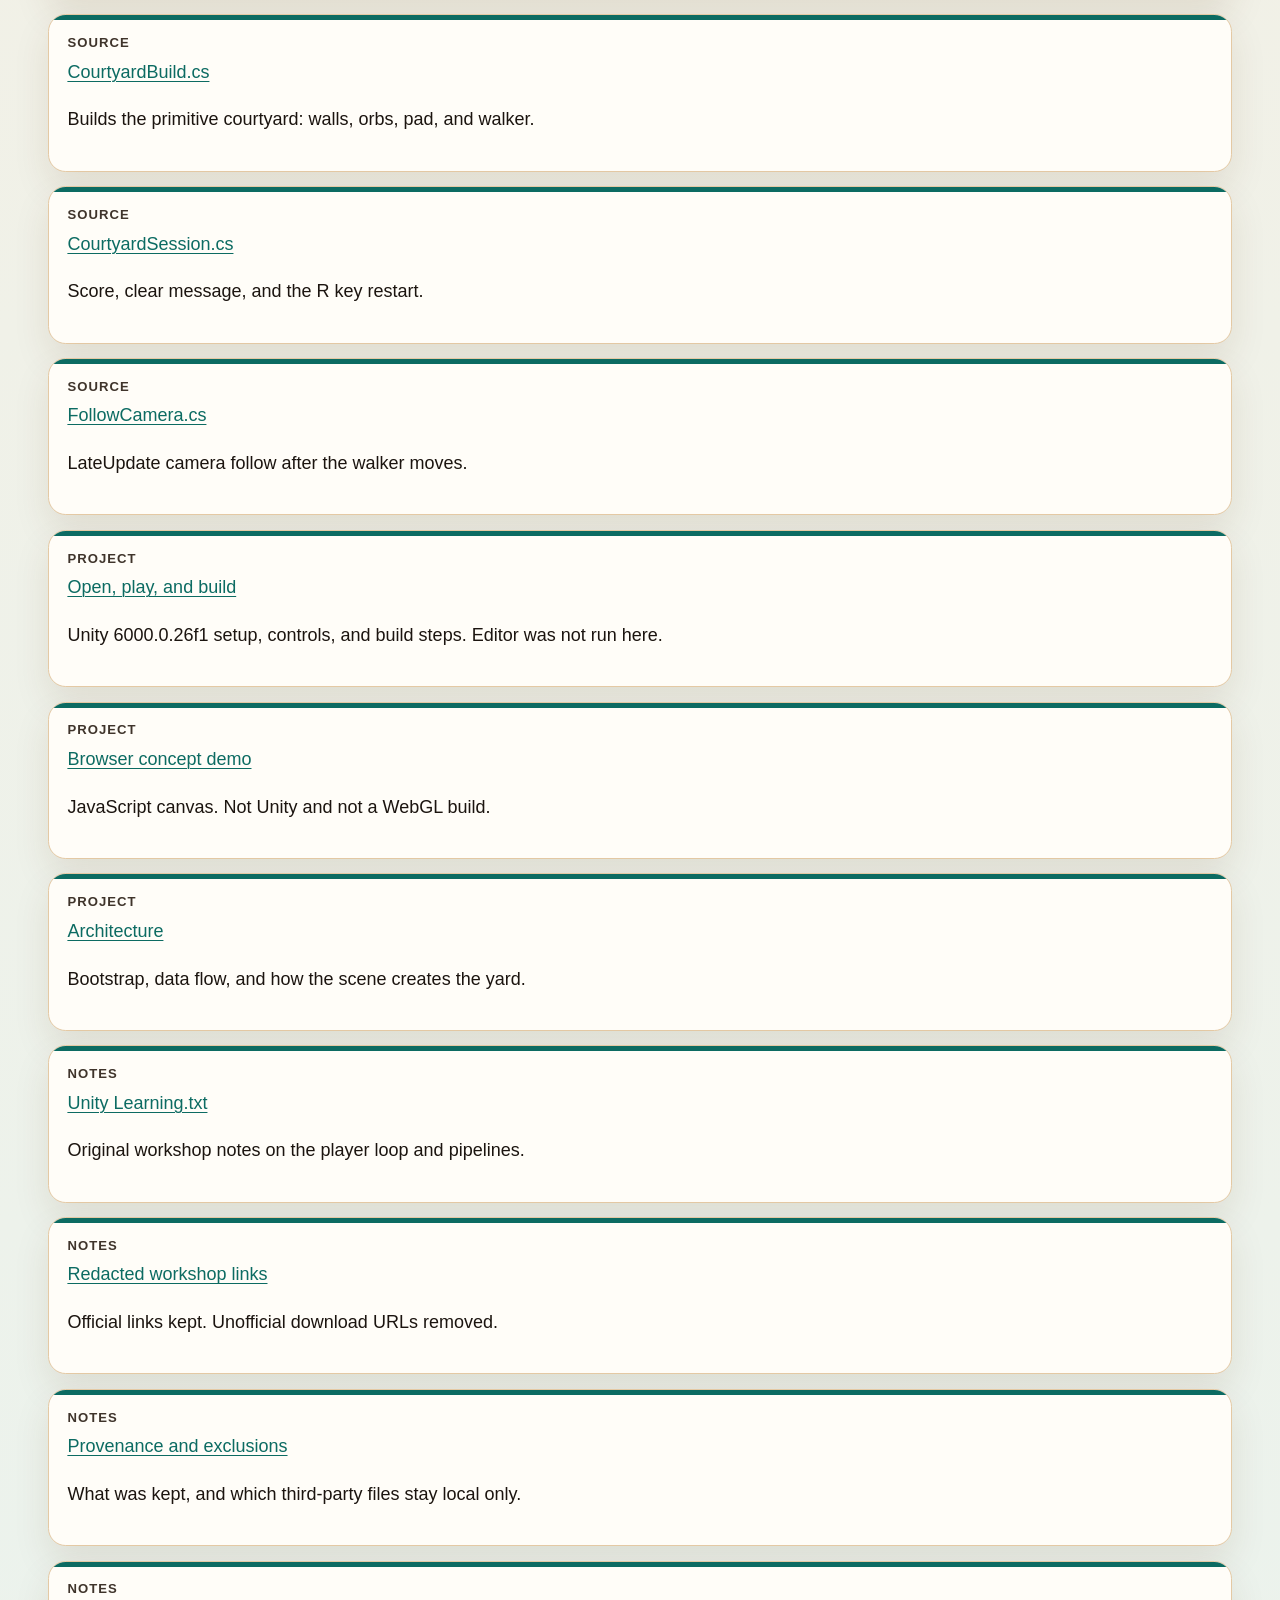
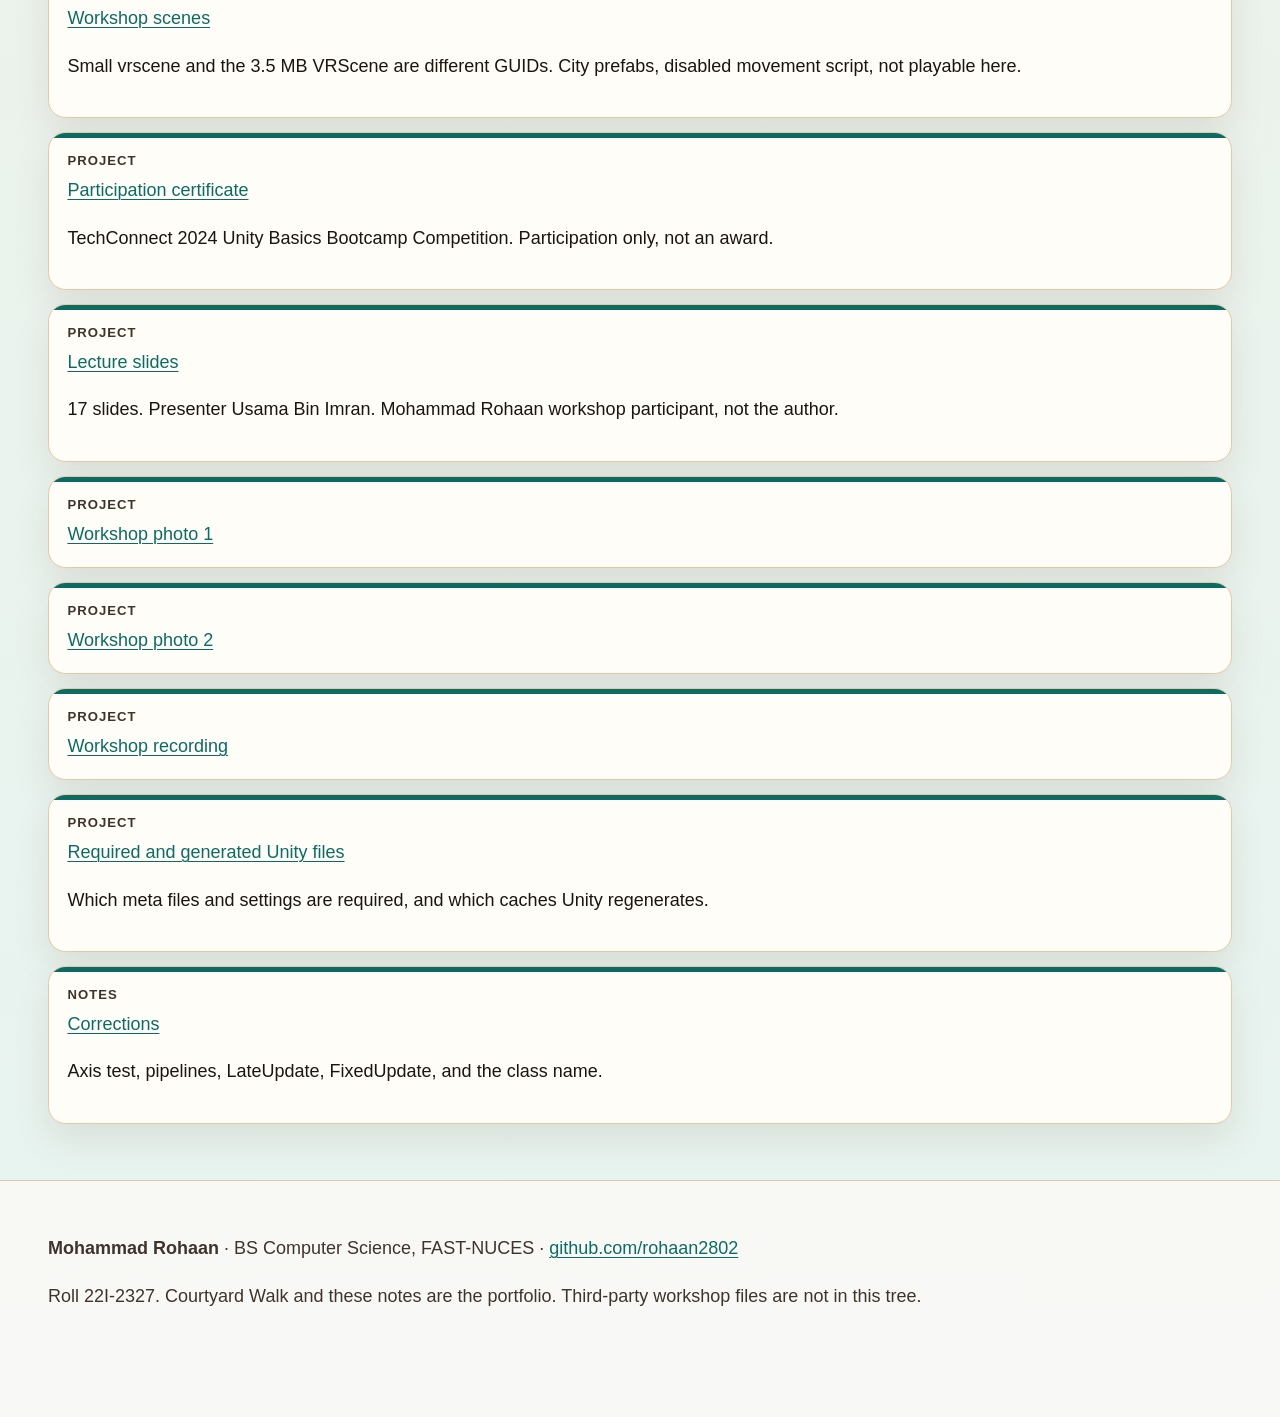
<file: project/index.html>
<!DOCTYPE html>
<html lang="en">
<head>
<meta charset="utf-8">
<meta name="viewport" content="width=device-width, initial-scale=1">
<title>Project setup</title>
<meta name="description" content="Unity 6 workshop portfolio by Mohammad Rohaan. Courtyard Walk is an original primitive demo. The canvas on the home page is a JavaScript concept illustration, not a Unity WebGL build.">
<link rel="icon" href="../favicon.svg" type="image/svg+xml">
<link rel="stylesheet" href="../css/site.css">
<script>
(function () {
  try {
    var q = new URLSearchParams(location.search).get("theme");
    var saved = localStorage.getItem("courtyard-theme");
    var theme = q || saved || (matchMedia("(prefers-color-scheme: dark)").matches ? "dark" : "light");
    if (theme !== "light" && theme !== "dark") theme = "light";
    document.documentElement.setAttribute("data-theme", theme);
  } catch (e) {
    document.documentElement.setAttribute("data-theme", "light");
  }
})();
</script>
</head>
<body data-root="../">
<a class="skip" href="#content">Skip to content</a>
<header class="site-header">
  <div class="wrap header-bar">
    <a class="brand" href="../index.html"><strong>Unity Work Shop</strong><span>Mohammad Rohaan</span></a>
    <button type="button" class="nav-toggle" id="nav-toggle" aria-expanded="false" aria-controls="site-nav">Menu</button>
    <button type="button" class="theme-toggle" id="theme-toggle" aria-pressed="false">Dark theme</button>
  </div>
  <div class="wrap">
    <nav class="site-nav" id="site-nav" aria-label="Primary"><a href="../index.html">Home</a><a href="../learning/index.html">Learning</a><a href="../source/index.html">Source</a><a href="../project/index.html" aria-current="page">Project</a><a href="../provenance/index.html">Provenance</a><a href="../screenshots/index.html">Screenshots</a></nav>
  </div>
</header>
<main id="content" class="wrap">

<h1>Open, play, and build</h1>
<section id="setup">
  <h2>Setup</h2>
  <p>Courtyard Walk is source for the Unity Editor. The <code>.cs</code> files do not start a game by themselves, and this website is not the Unity player. A check of this environment found no Unity Editor binary and no Unity license file, so import, Play, and build were not run.</p>
  <p>To play it you need a 64-bit desktop that Unity Hub supports, with Editor <strong>6000.0.26f1</strong> installed and a normal Unity license. The scene uses primitive meshes, one directional light, and the built-in render pipeline. It does not need a headset, a high-end GPU, or Starter Assets. A player you build later also needs that Editor (or a player you already built on such a machine). This folder does not contain a player.</p>
  <ol>
    <li>Install Unity Hub and Editor <strong>6000.0.26f1</strong> (revision <code>ccb7c73d2c02</code>). A nearby 6000.0 patch may open the project and then ask to change the version. That change is yours to accept or refuse.</li>
    <li>Add the folder that contains <code>Assets</code>, <code>Packages</code>, and <code>ProjectSettings</code>. Do not add a nested copy of an old workshop folder.</li>
    <li>Let the Editor create <code>Library</code>. That folder is generated. It is gitignored.</li>
    <li>Open <code>Assets/Scenes/CourtyardWalk.unity</code>.</li>
    <li>Confirm Player Settings, Active Input Handling, is <strong>Input Manager (Old)</strong>. The project file already sets <code>activeInputHandler: 0</code>.</li>
    <li>Press Play. <code>CourtyardBootstrap</code> builds the yard. WASD or the arrows walk. R restarts.</li>
  </ol>
  <p>Optional: menu <code>Workshop/Build Courtyard Walk Scene</code> writes the primitives into the scene so they show in the Hierarchy before Play. Play already works without it.</p>
  <p>The manifest lists only built-in modules. If the Editor offers to add URP, the Input System, Cinemachine, or XR, the courtyard does not need them. Adding them will not by itself recreate Starter Assets.</p>
</section>
<section id="controls">
  <h2>Controls</h2>
  <ul>
    <li>A D and arrows left right: Horizontal.</li>
    <li>W S and arrows up down: Vertical. Up is positive Z, into the yard from the southern spawn.</li>
    <li>Walls and blocks block movement. Orbs are triggers. The red pad returns the walker to the spawn and keeps the score.</li>
    <li>R restarts the walk and restores orbs.</li>
  </ul>
</section>
<section id="build">
  <h2>Player build</h2>
  <p>File, Build Profiles, choose the desktop target, and build to a folder outside this tree. <code>EditorBuildSettings</code> enables only <code>CourtyardWalk.unity</code>. No player, no <code>Build</code> directory, and no WebGL files are included. Do not add a website button that points at a build that is not there.</p>
  <p>The old repository contained <code>builds/workshop.exe</code>. That player was the workshop upload, with Starter Assets and XR plugins inside it. It is not part of this tree and it is not required to read or to rebuild Courtyard Walk.</p>
</section>

<section id="find">
  <h2>Find a note or a script</h2>
  <form class="search-panel" role="search" onsubmit="return false">
    <label for="search">Search notes, source, and project pages</label>
    <input id="search" type="search" name="q" placeholder="Try collision, LateUpdate, or Walker" autocomplete="off">
    <div class="chips" role="group" aria-label="Filter by kind"><button type="button" class="chip" data-kind="All" aria-pressed="true">All</button><button type="button" class="chip" data-kind="Learning" aria-pressed="false">Learning</button><button type="button" class="chip" data-kind="Source" aria-pressed="false">Source</button><button type="button" class="chip" data-kind="Project" aria-pressed="false">Project</button><button type="button" class="chip" data-kind="Notes" aria-pressed="false">Notes</button></div>
  </form>
  <ul class="result-list" id="search-results"></ul>
</section>

</main>
<footer class="site-footer" id="colophon">
  <div class="wrap">
    <p><strong>Mohammad Rohaan</strong> · BS Computer Science, FAST-NUCES · <a href="https://github.com/rohaan2802">github.com/rohaan2802</a></p>
    <p>Roll 22I-2327. Courtyard Walk and these notes are the portfolio. Third-party workshop files are not in this tree.</p>
  </div>
</footer>
<a class="back-top" id="back-to-top" href="#content" aria-label="Back to top" aria-hidden="true" tabindex="-1">Top</a>
<script src="../js/site.js"></script>
</body>
</html>
</file>
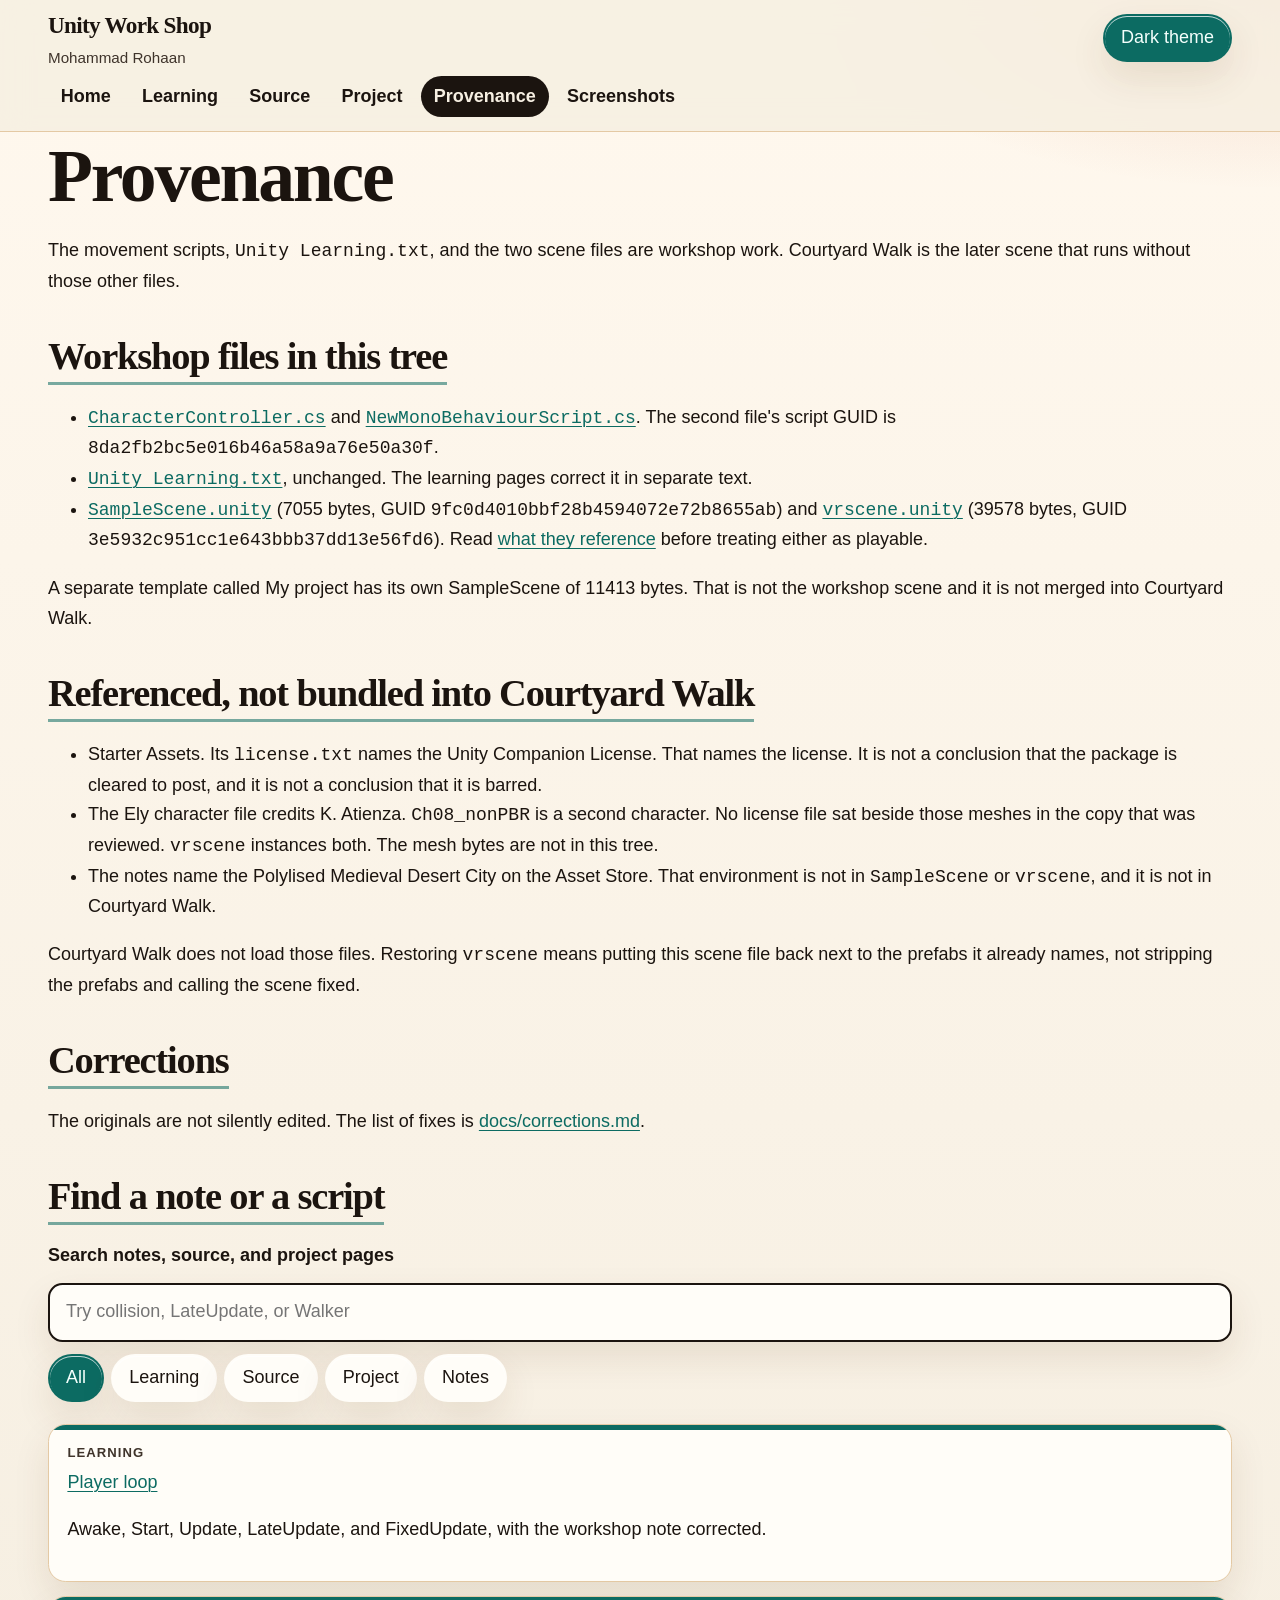
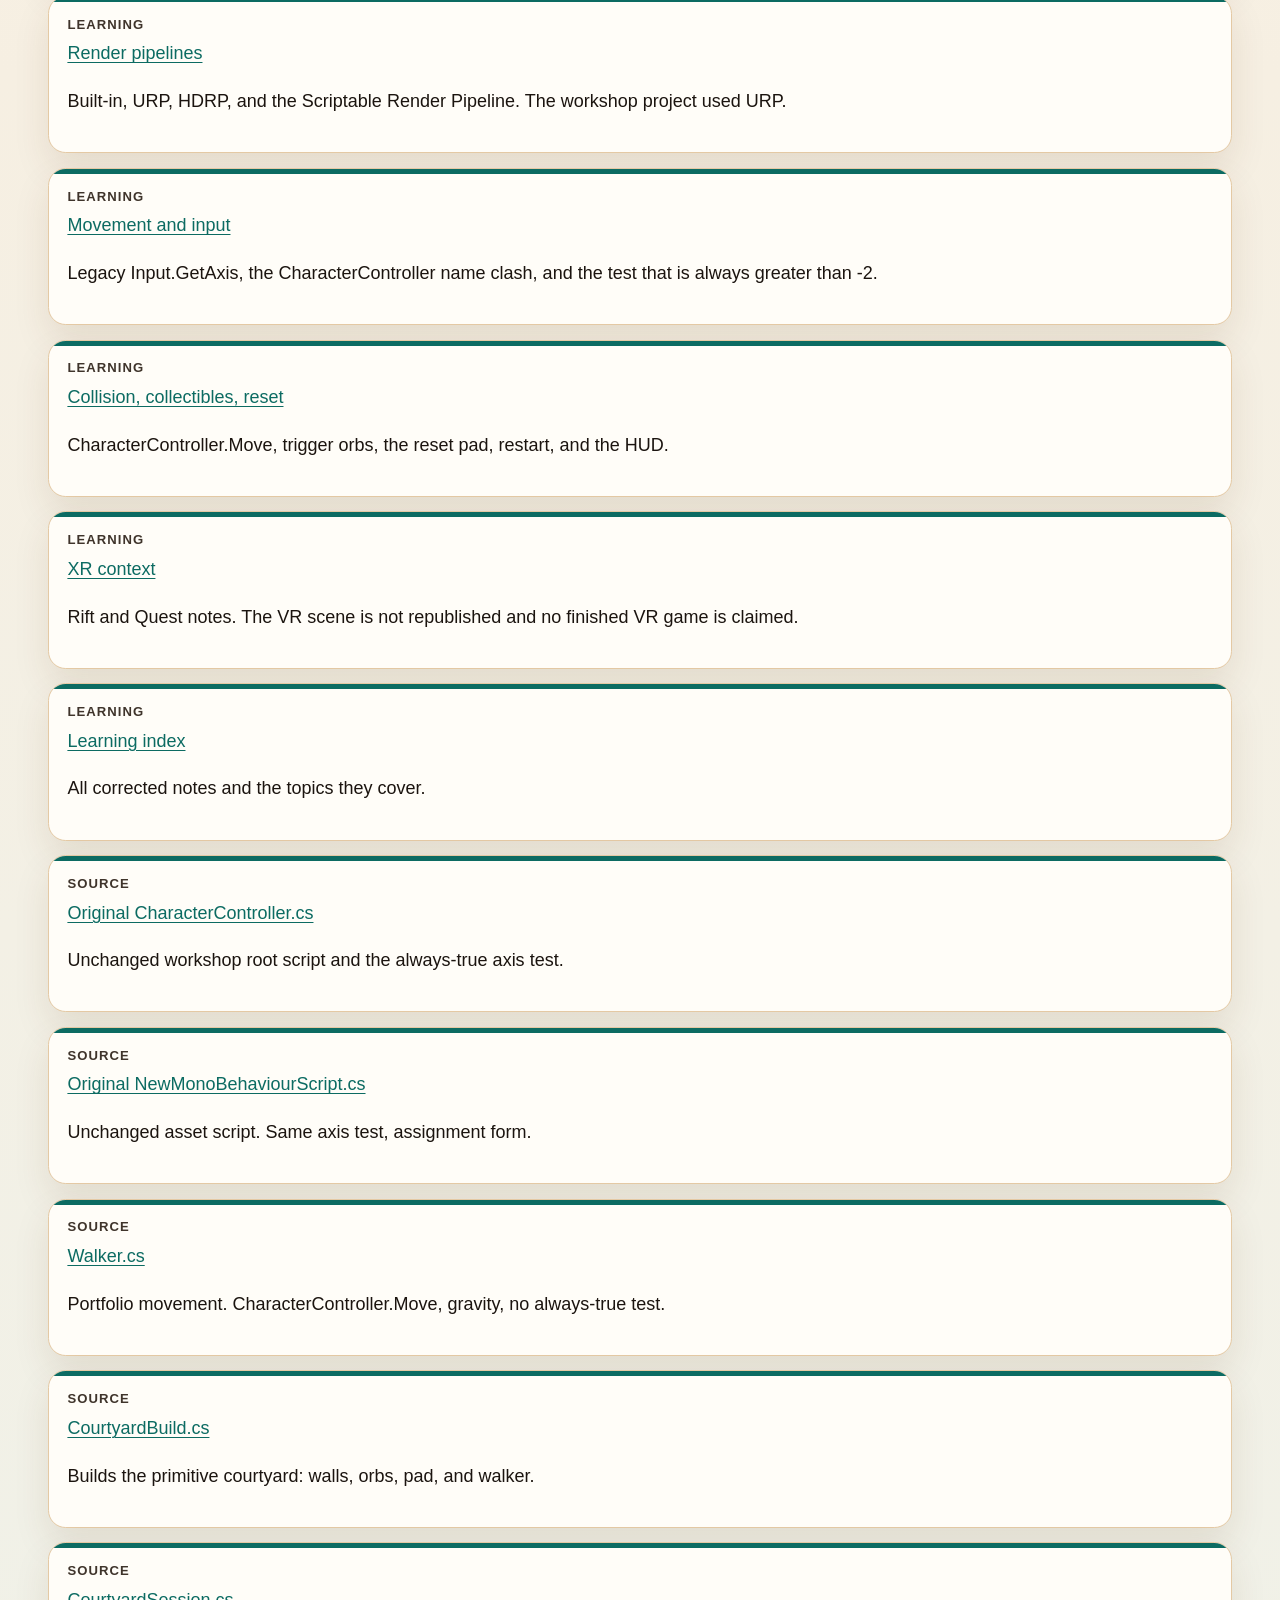
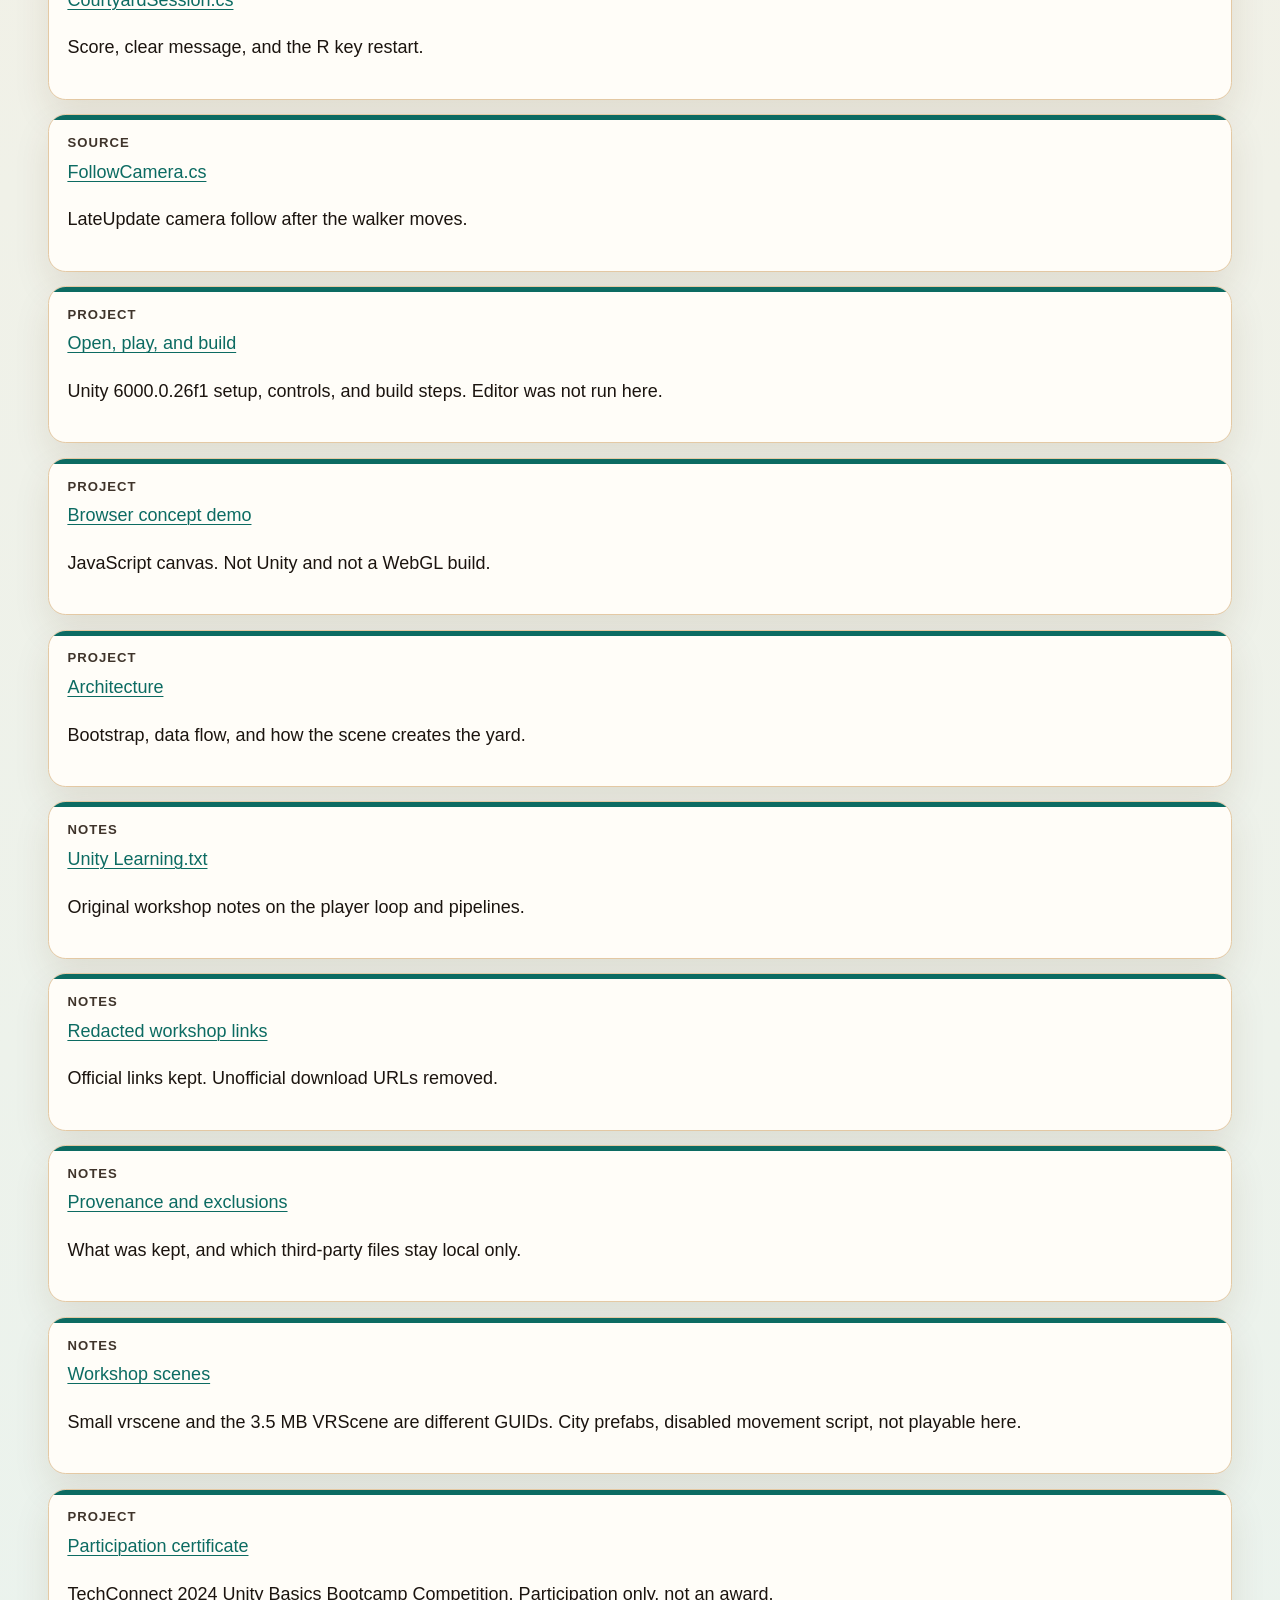
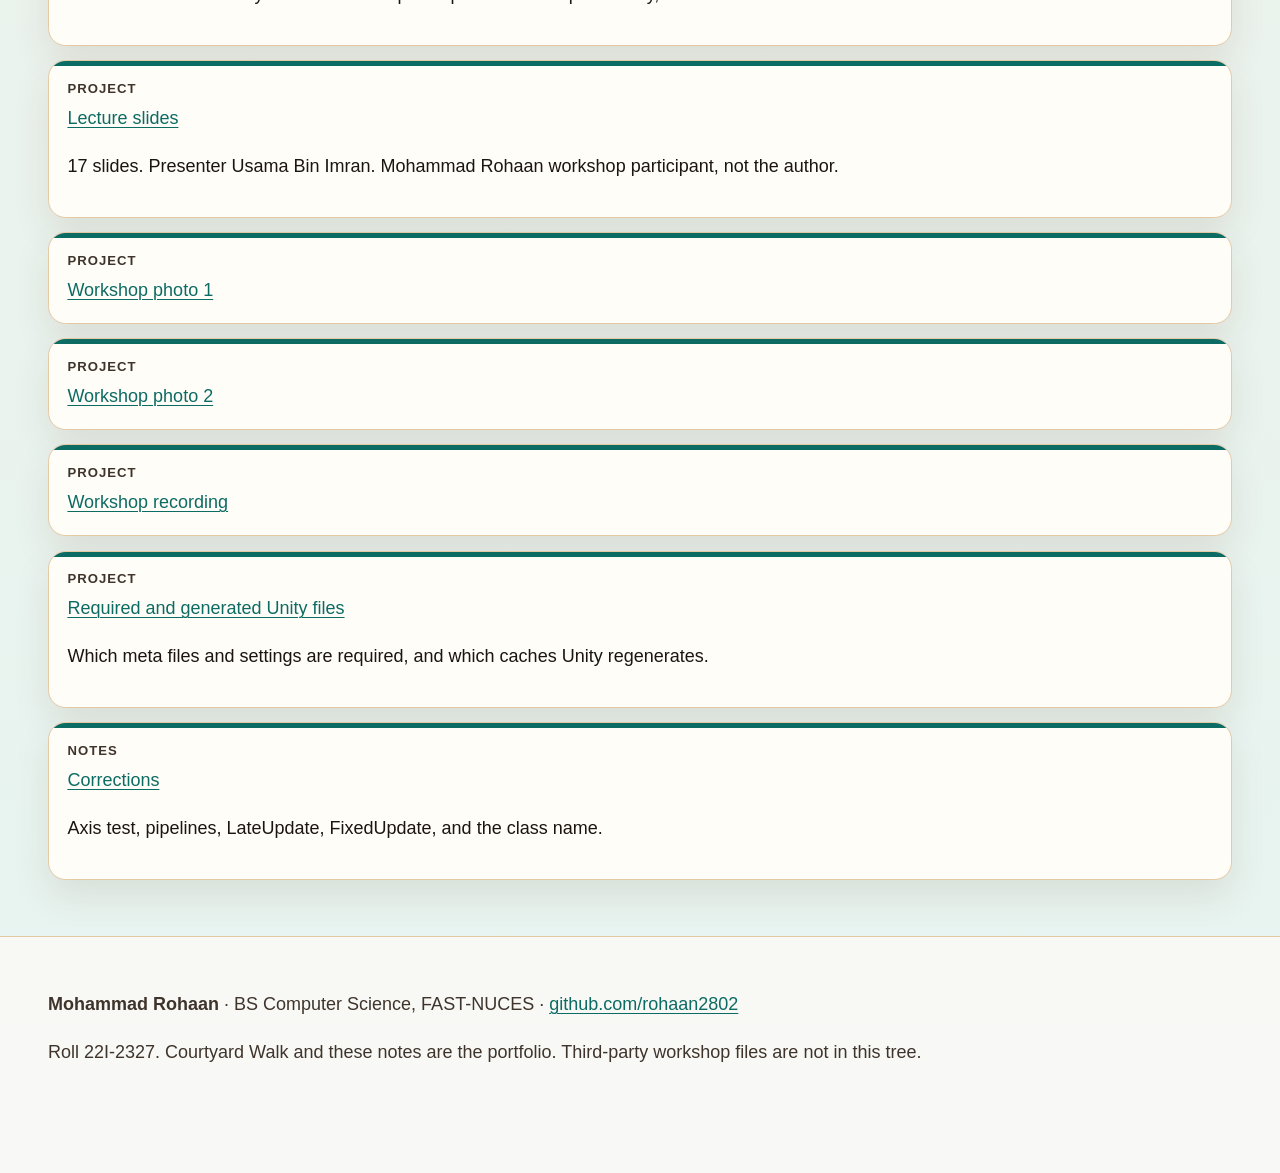
<file: provenance/index.html>
<!DOCTYPE html>
<html lang="en">
<head>
<meta charset="utf-8">
<meta name="viewport" content="width=device-width, initial-scale=1">
<title>Provenance</title>
<meta name="description" content="Unity 6 workshop portfolio by Mohammad Rohaan. Courtyard Walk is an original primitive demo. The canvas on the home page is a JavaScript concept illustration, not a Unity WebGL build.">
<link rel="icon" href="../favicon.svg" type="image/svg+xml">
<link rel="stylesheet" href="../css/site.css">
<script>
(function () {
  try {
    var q = new URLSearchParams(location.search).get("theme");
    var saved = localStorage.getItem("courtyard-theme");
    var theme = q || saved || (matchMedia("(prefers-color-scheme: dark)").matches ? "dark" : "light");
    if (theme !== "light" && theme !== "dark") theme = "light";
    document.documentElement.setAttribute("data-theme", theme);
  } catch (e) {
    document.documentElement.setAttribute("data-theme", "light");
  }
})();
</script>
</head>
<body data-root="../">
<a class="skip" href="#content">Skip to content</a>
<header class="site-header">
  <div class="wrap header-bar">
    <a class="brand" href="../index.html"><strong>Unity Work Shop</strong><span>Mohammad Rohaan</span></a>
    <button type="button" class="nav-toggle" id="nav-toggle" aria-expanded="false" aria-controls="site-nav">Menu</button>
    <button type="button" class="theme-toggle" id="theme-toggle" aria-pressed="false">Dark theme</button>
  </div>
  <div class="wrap">
    <nav class="site-nav" id="site-nav" aria-label="Primary"><a href="../index.html">Home</a><a href="../learning/index.html">Learning</a><a href="../source/index.html">Source</a><a href="../project/index.html">Project</a><a href="../provenance/index.html" aria-current="page">Provenance</a><a href="../screenshots/index.html">Screenshots</a></nav>
  </div>
</header>
<main id="content" class="wrap">

<h1>Provenance</h1>
<p>The movement scripts, <code>Unity Learning.txt</code>, and the two scene files are workshop work. Courtyard Walk is the later scene that runs without those other files.</p>
<section id="kept">
  <h2>Workshop files in this tree</h2>
  <ul>
    <li><a href="../notes/movement/CharacterController.cs"><code>CharacterController.cs</code></a> and <a href="../notes/movement/NewMonoBehaviourScript.cs"><code>NewMonoBehaviourScript.cs</code></a>. The second file's script GUID is <code>8da2fb2bc5e016b46a58a9a76e50a30f</code>.</li>
    <li><a href="../notes/player-loop/Unity%20Learning.txt"><code>Unity Learning.txt</code></a>, unchanged. The learning pages correct it in separate text.</li>
    <li><a href="../workshop-evidence/scenes/SampleScene.unity"><code>SampleScene.unity</code></a> (7055 bytes, GUID <code>9fc0d4010bbf28b4594072e72b8655ab</code>) and <a href="../workshop-evidence/scenes/vrscene.unity"><code>vrscene.unity</code></a> (39578 bytes, GUID <code>3e5932c951cc1e643bbb37dd13e56fd6</code>). Read <a href="../workshop-evidence/README.md">what they reference</a> before treating either as playable.</li>
  </ul>
  <p>A separate template called My project has its own SampleScene of 11413 bytes. That is not the workshop scene and it is not merged into Courtyard Walk.</p>
</section>
<section id="excluded">
  <h2>Referenced, not bundled into Courtyard Walk</h2>
  <ul>
    <li>Starter Assets. Its <code>license.txt</code> names the Unity Companion License. That names the license. It is not a conclusion that the package is cleared to post, and it is not a conclusion that it is barred.</li>
    <li>The Ely character file credits K. Atienza. <code>Ch08_nonPBR</code> is a second character. No license file sat beside those meshes in the copy that was reviewed. <code>vrscene</code> instances both. The mesh bytes are not in this tree.</li>
    <li>The notes name the Polylised Medieval Desert City on the Asset Store. That environment is not in <code>SampleScene</code> or <code>vrscene</code>, and it is not in Courtyard Walk.</li>
  </ul>
  <p>Courtyard Walk does not load those files. Restoring <code>vrscene</code> means putting this scene file back next to the prefabs it already names, not stripping the prefabs and calling the scene fixed.</p>
</section>
<section id="fixes">
  <h2>Corrections</h2>
  <p>The originals are not silently edited. The list of fixes is <a href="../docs/corrections.md">docs/corrections.md</a>.</p>
</section>

<section id="find">
  <h2>Find a note or a script</h2>
  <form class="search-panel" role="search" onsubmit="return false">
    <label for="search">Search notes, source, and project pages</label>
    <input id="search" type="search" name="q" placeholder="Try collision, LateUpdate, or Walker" autocomplete="off">
    <div class="chips" role="group" aria-label="Filter by kind"><button type="button" class="chip" data-kind="All" aria-pressed="true">All</button><button type="button" class="chip" data-kind="Learning" aria-pressed="false">Learning</button><button type="button" class="chip" data-kind="Source" aria-pressed="false">Source</button><button type="button" class="chip" data-kind="Project" aria-pressed="false">Project</button><button type="button" class="chip" data-kind="Notes" aria-pressed="false">Notes</button></div>
  </form>
  <ul class="result-list" id="search-results"></ul>
</section>

</main>
<footer class="site-footer" id="colophon">
  <div class="wrap">
    <p><strong>Mohammad Rohaan</strong> · BS Computer Science, FAST-NUCES · <a href="https://github.com/rohaan2802">github.com/rohaan2802</a></p>
    <p>Roll 22I-2327. Courtyard Walk and these notes are the portfolio. Third-party workshop files are not in this tree.</p>
  </div>
</footer>
<a class="back-top" id="back-to-top" href="#content" aria-label="Back to top" aria-hidden="true" tabindex="-1">Top</a>
<script src="../js/site.js"></script>
</body>
</html>
</file>
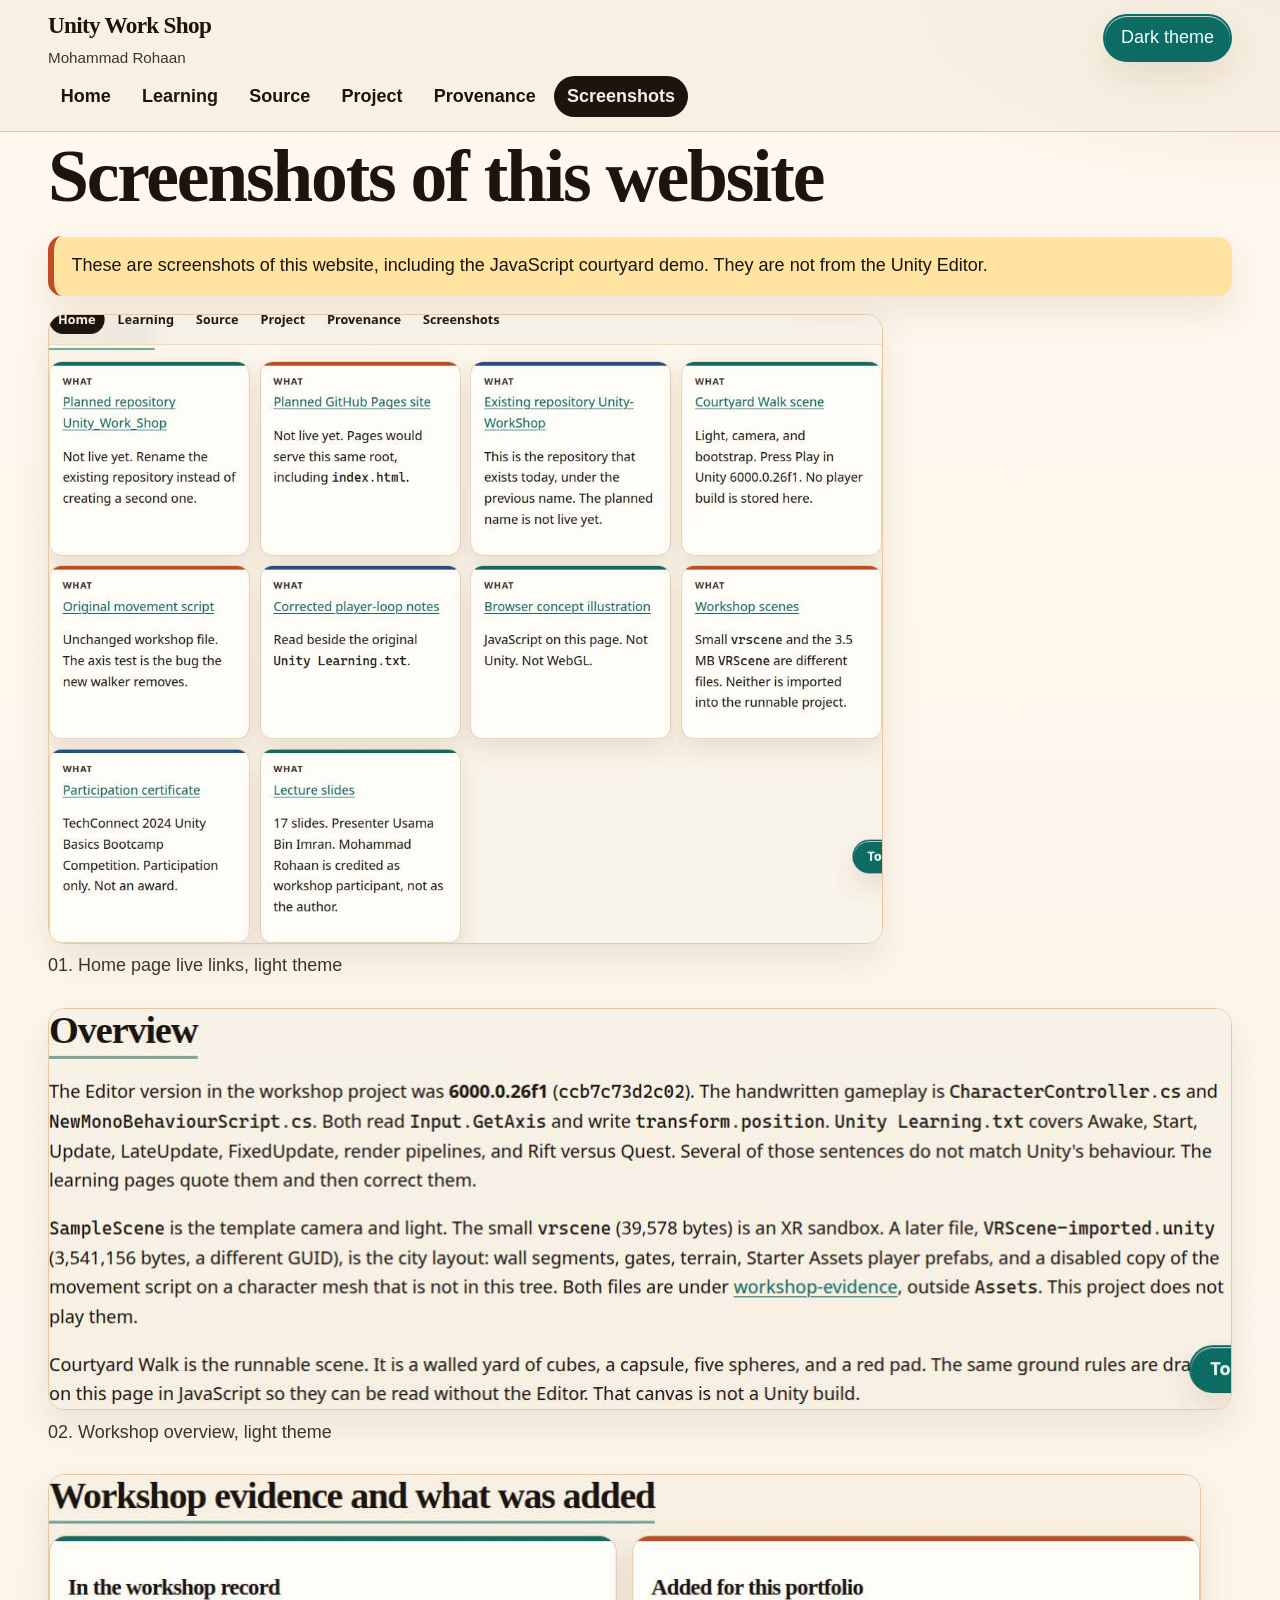
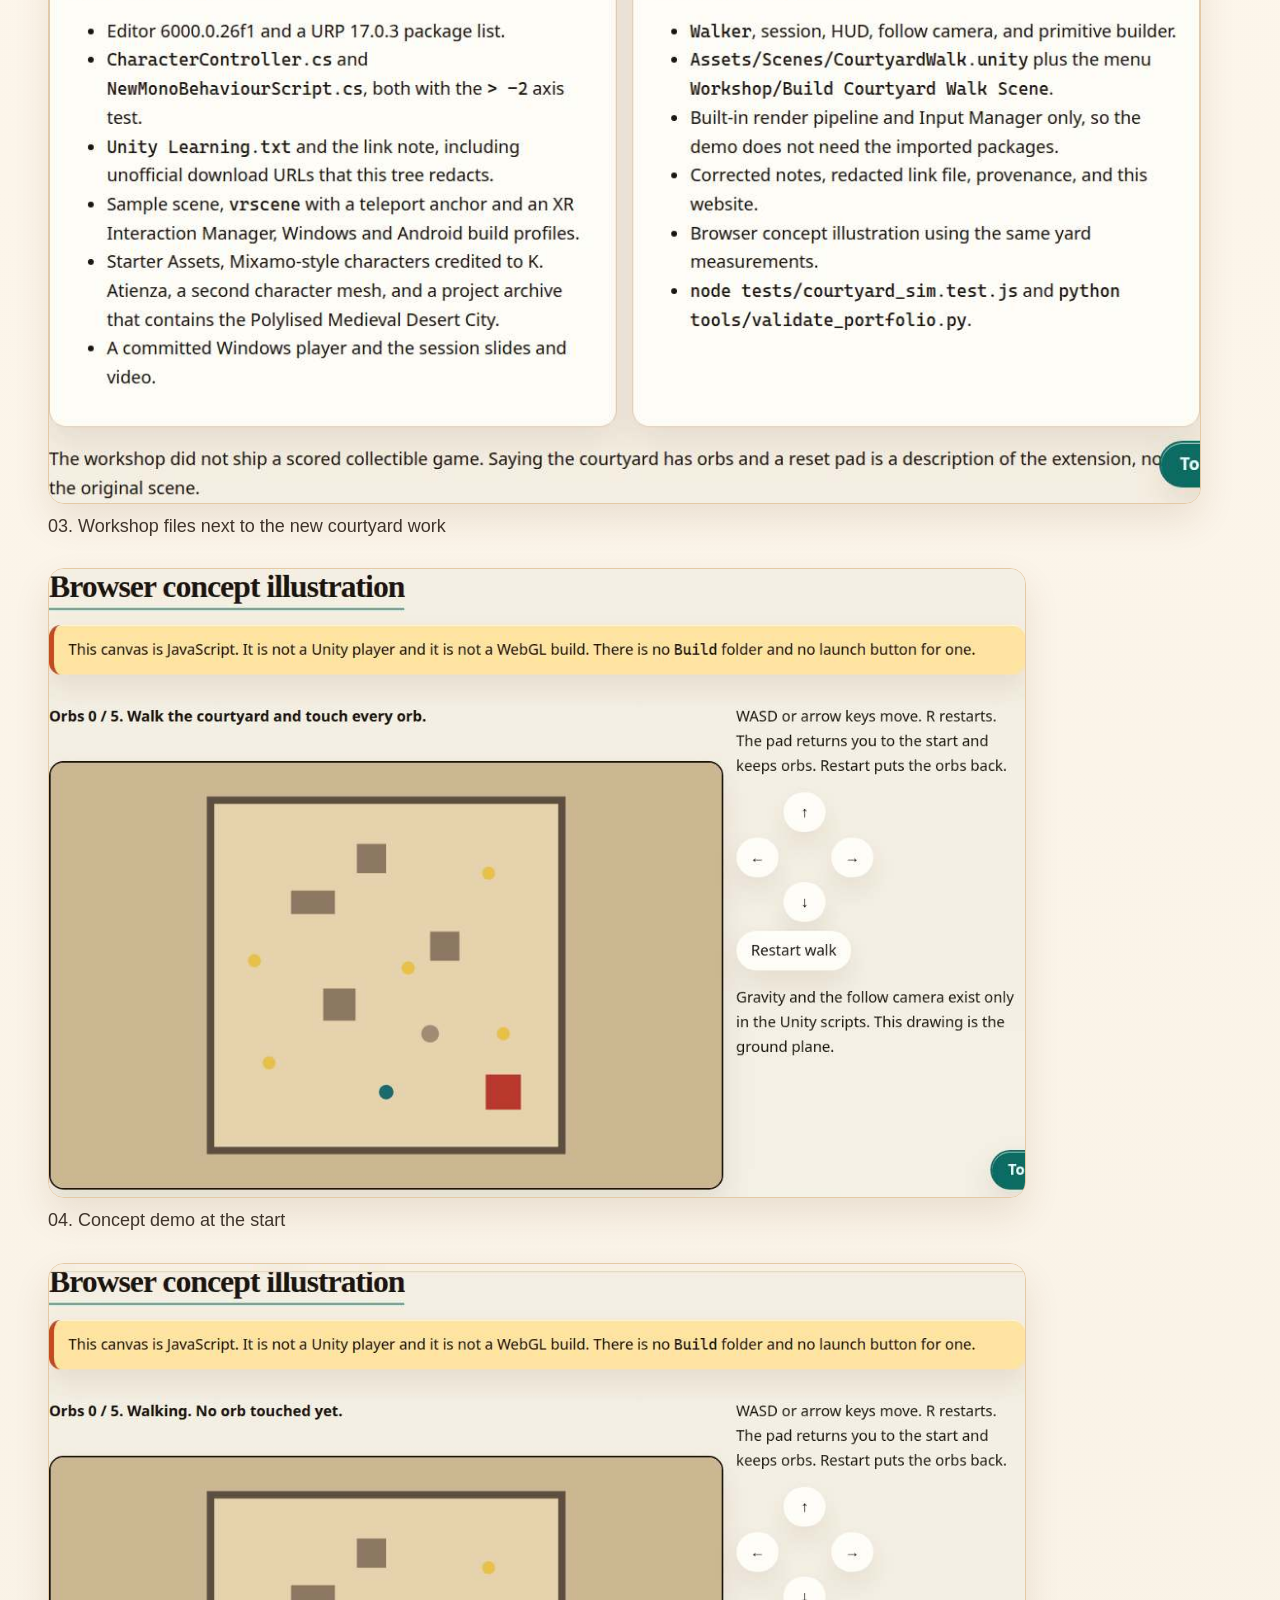
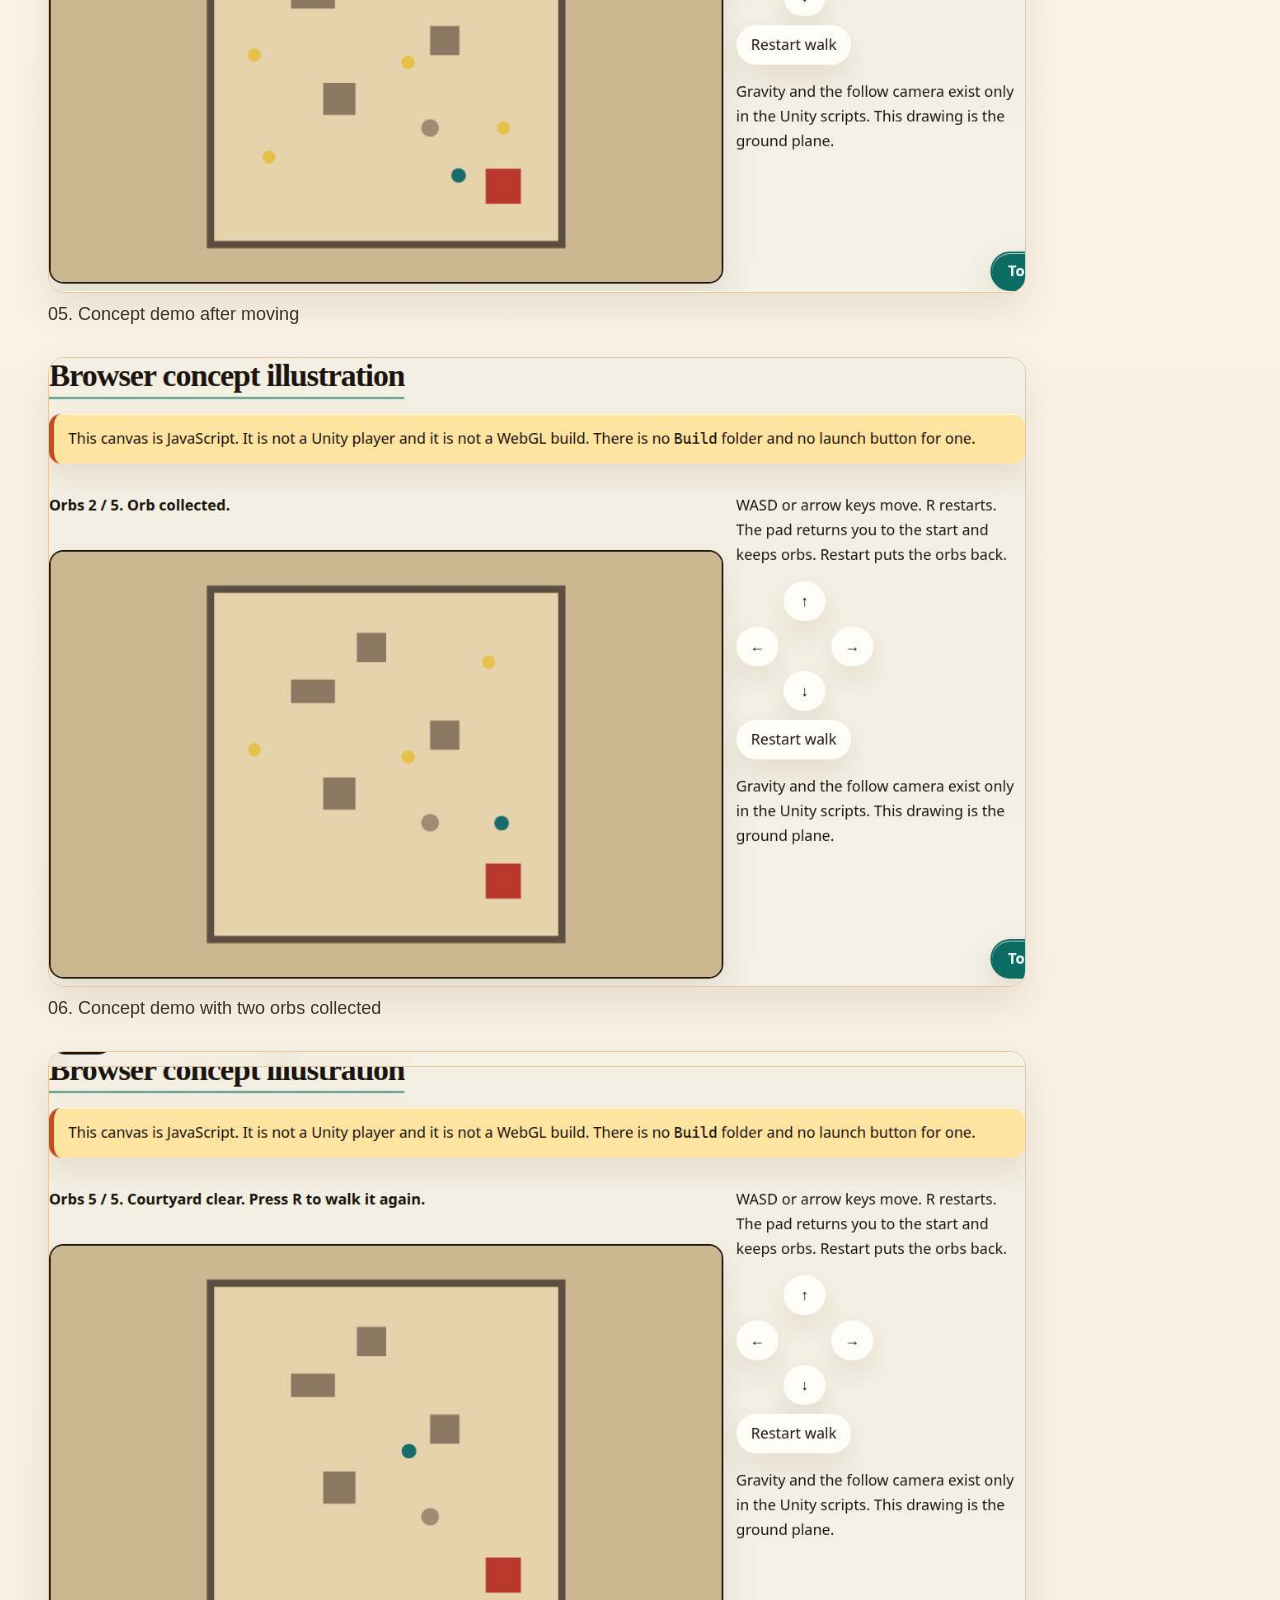
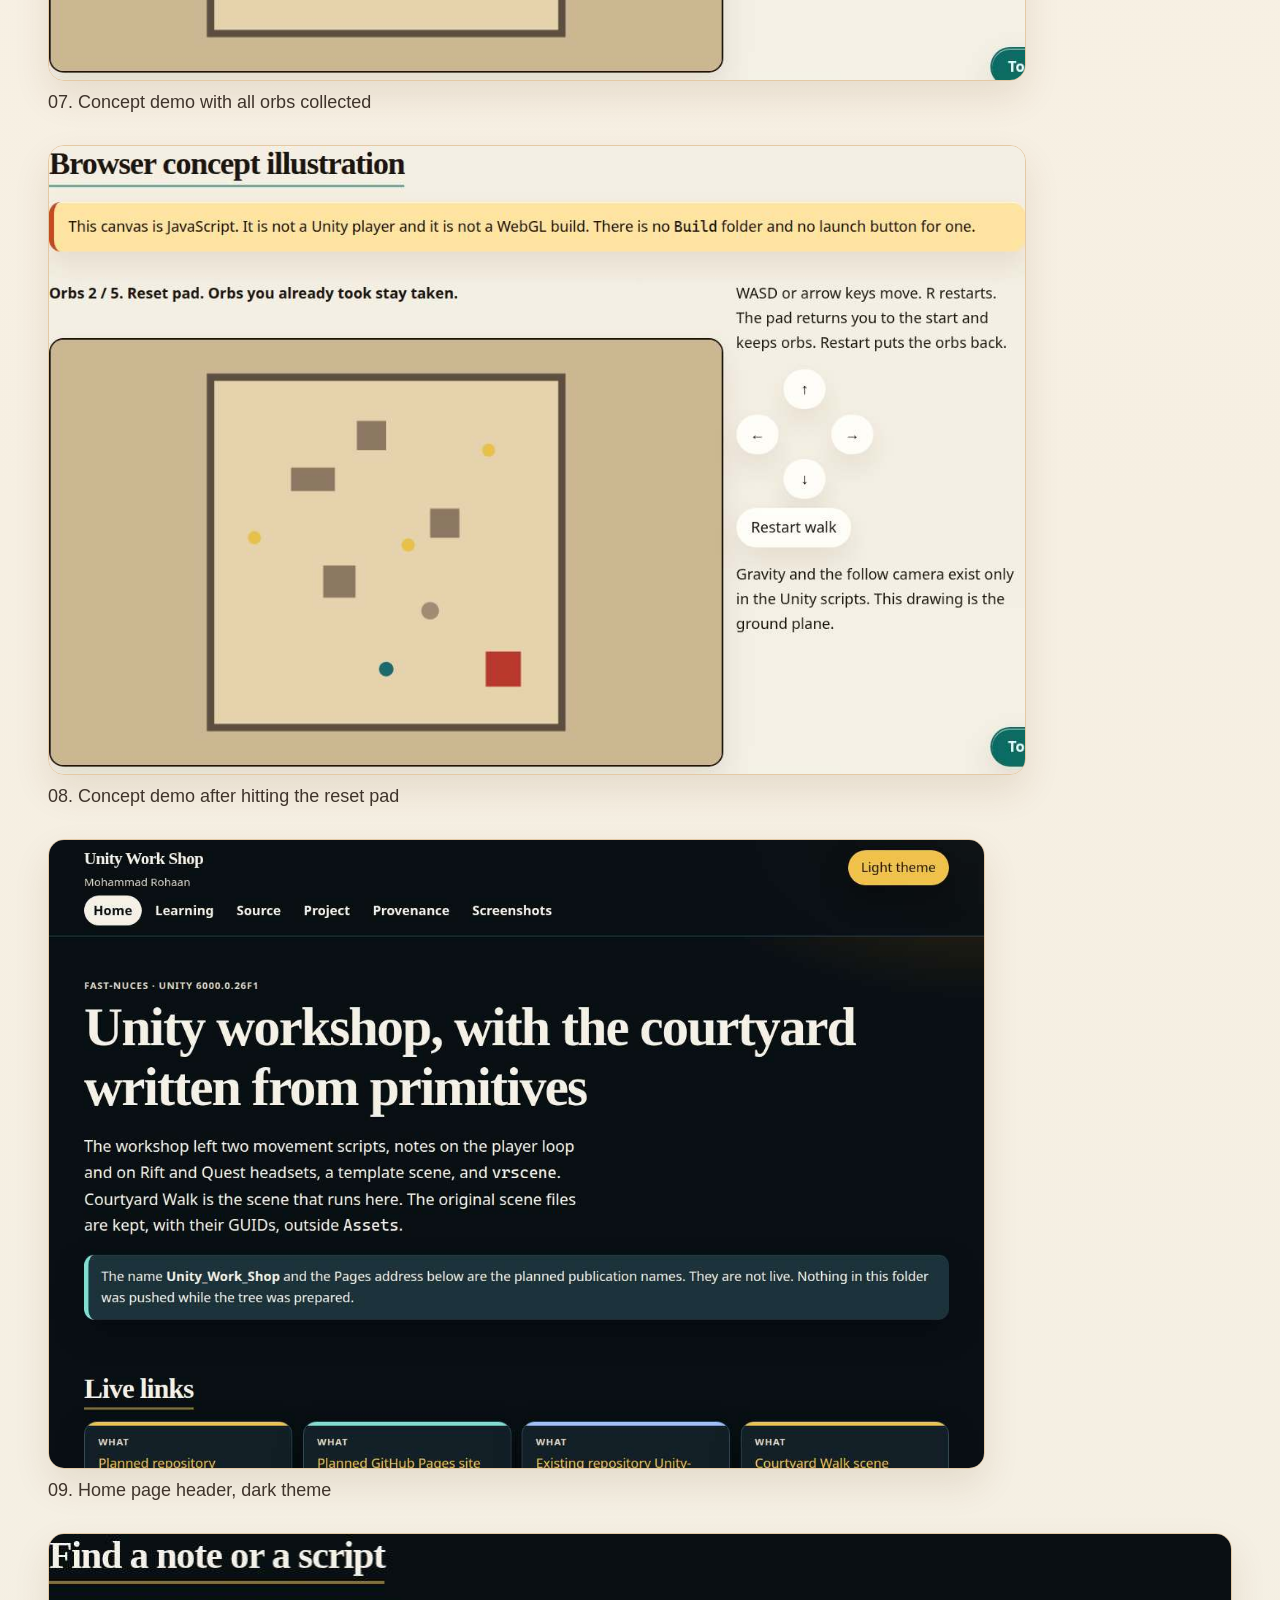
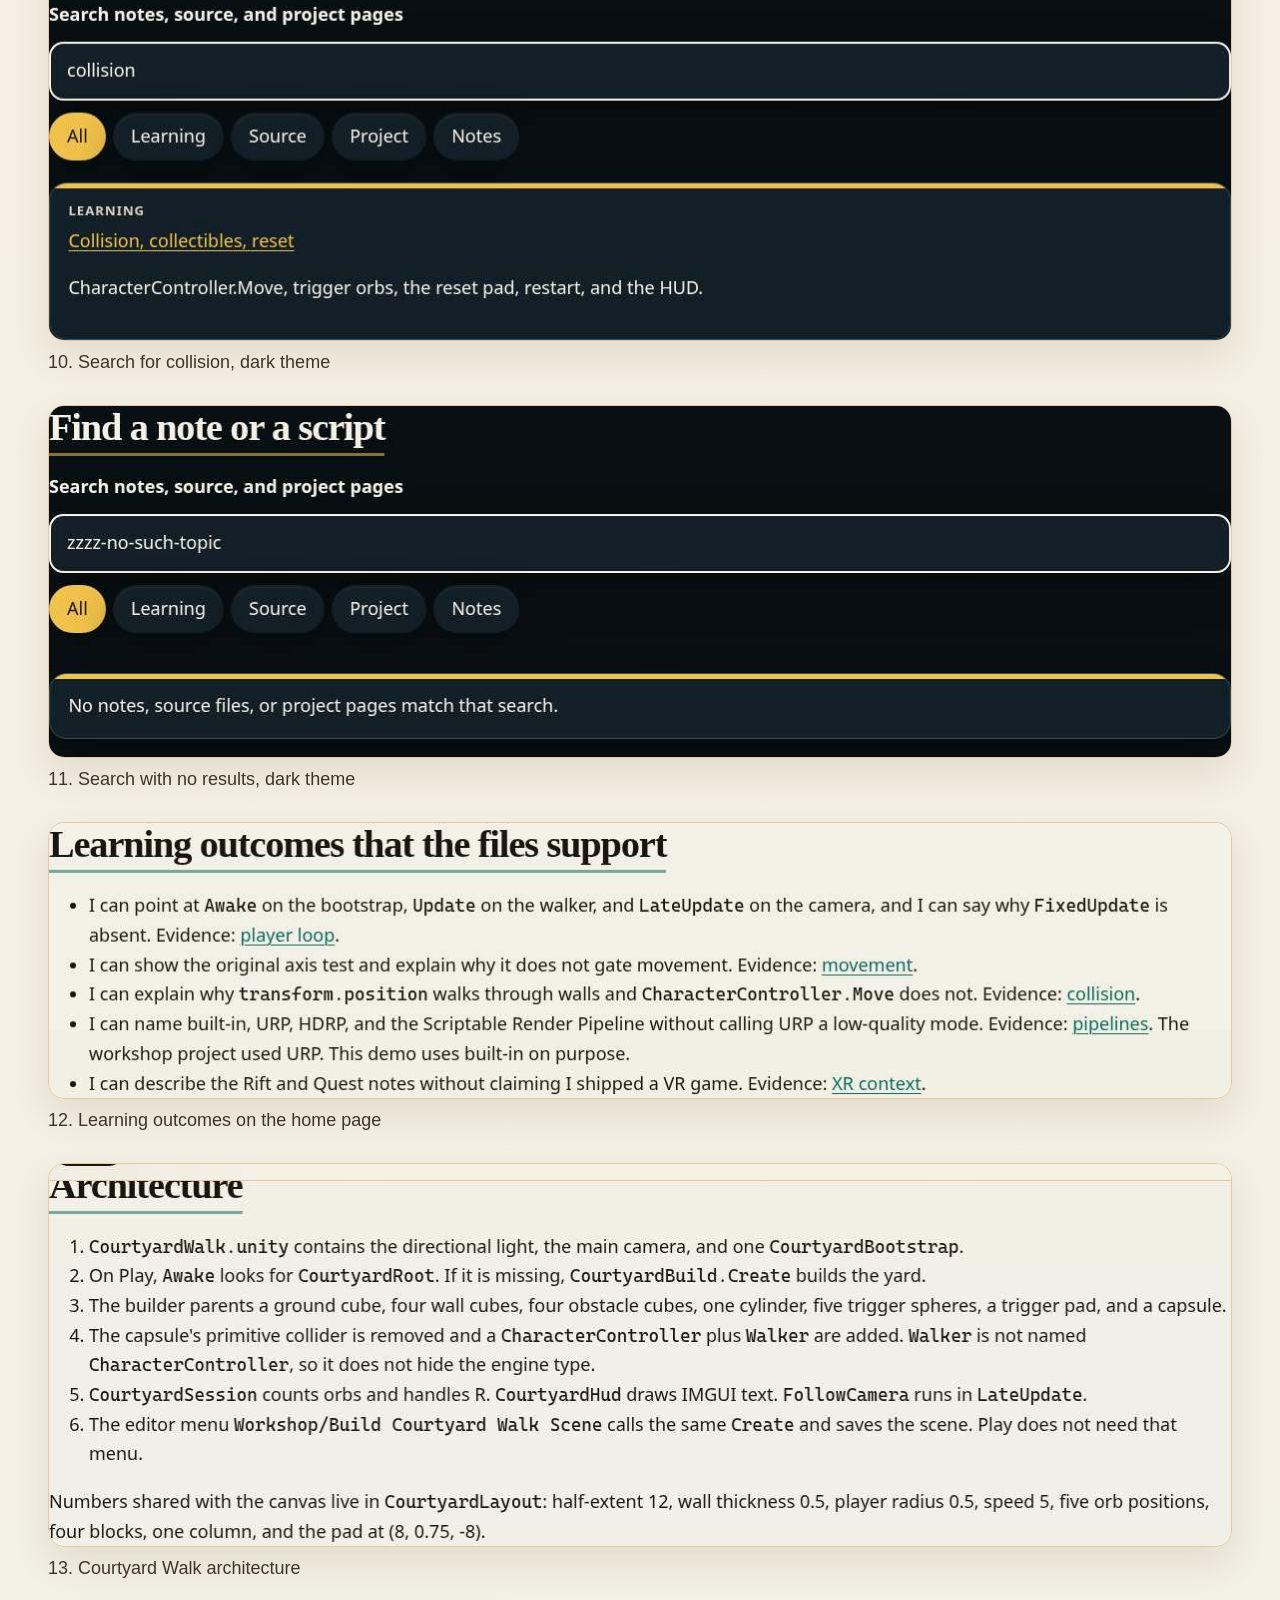
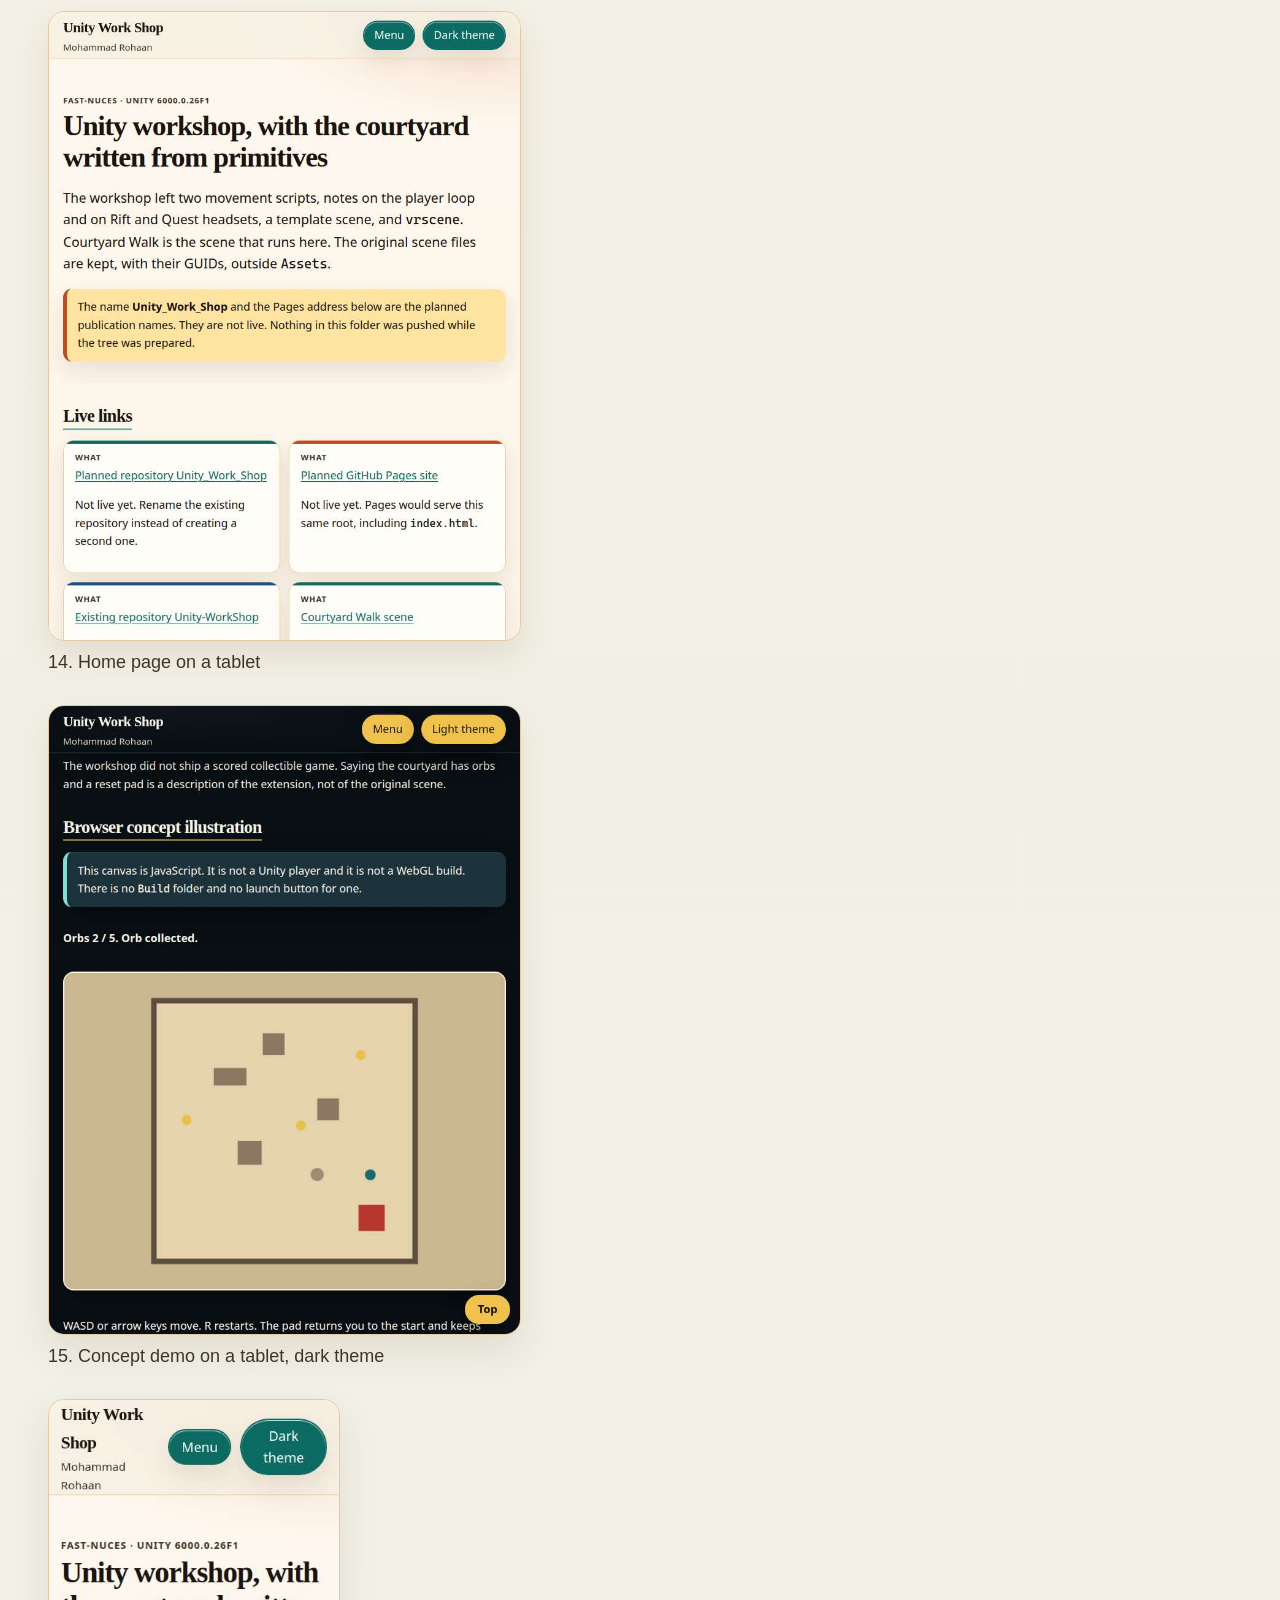
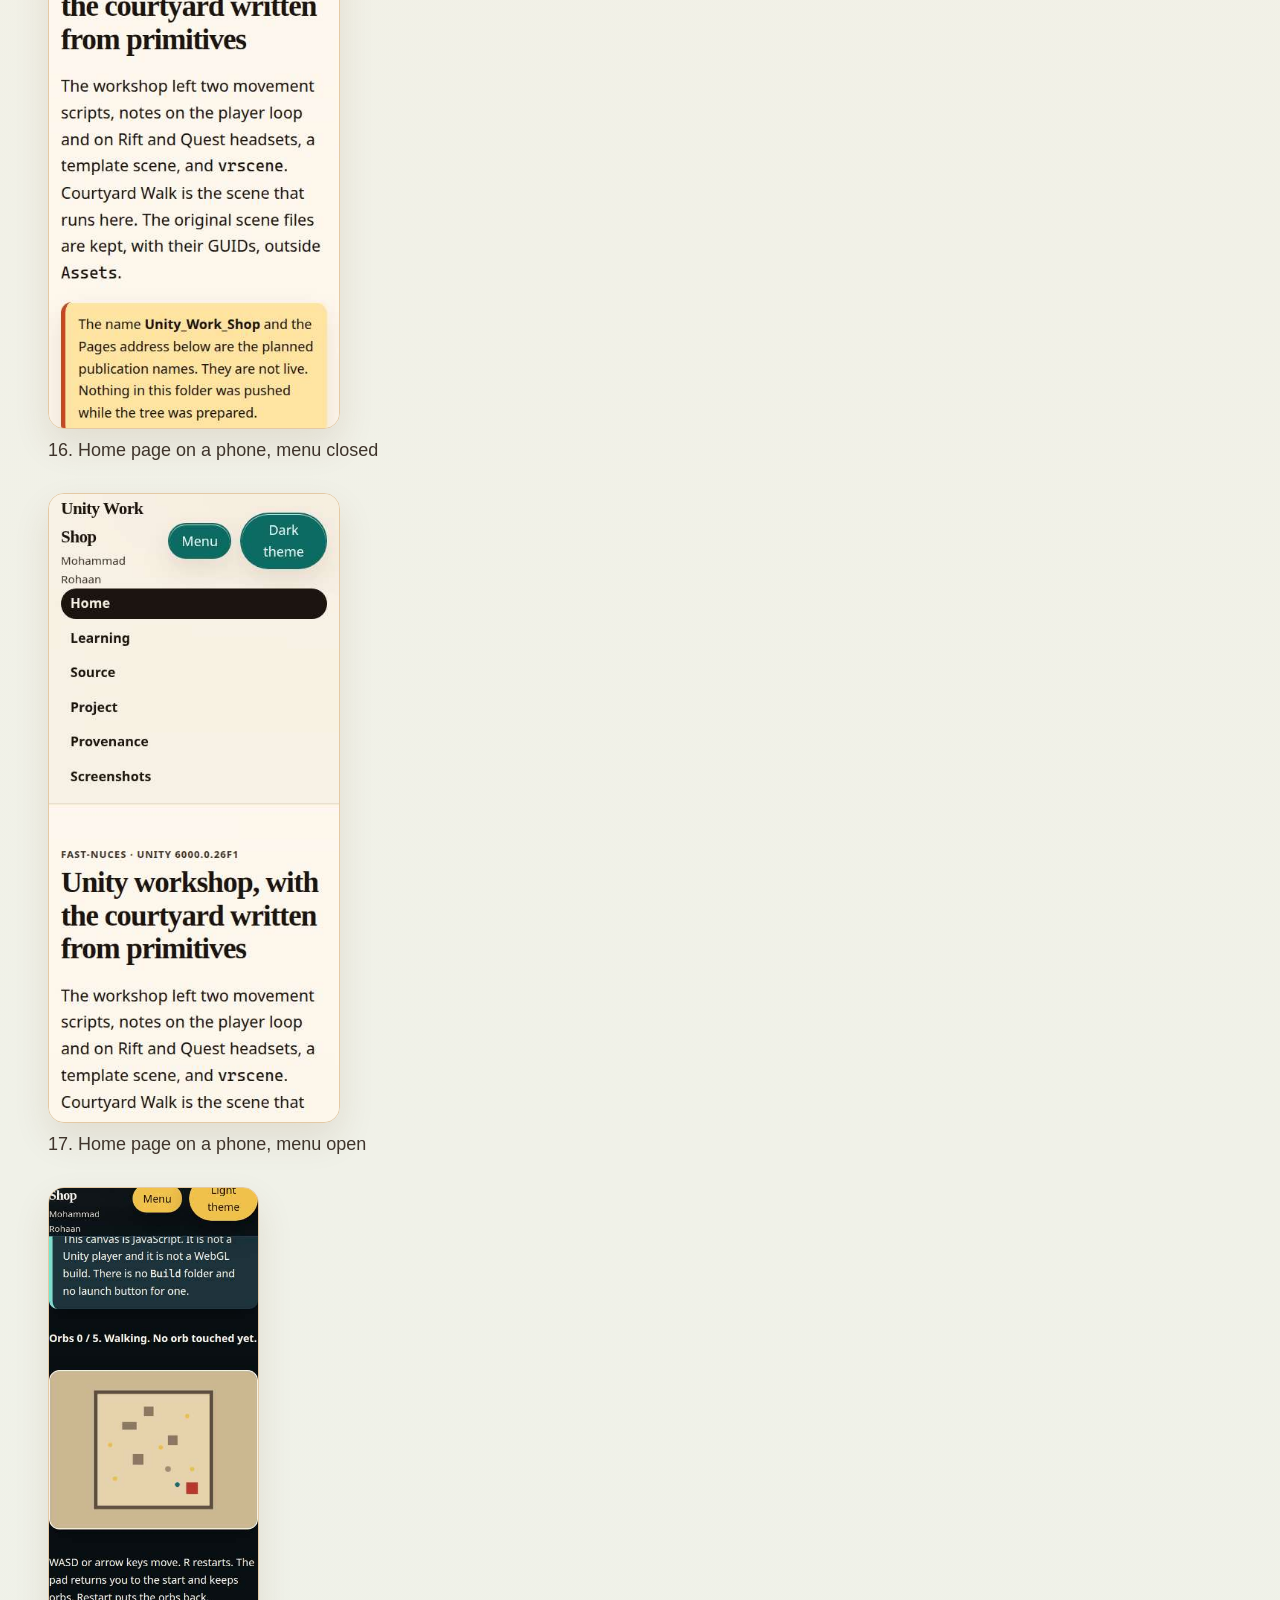
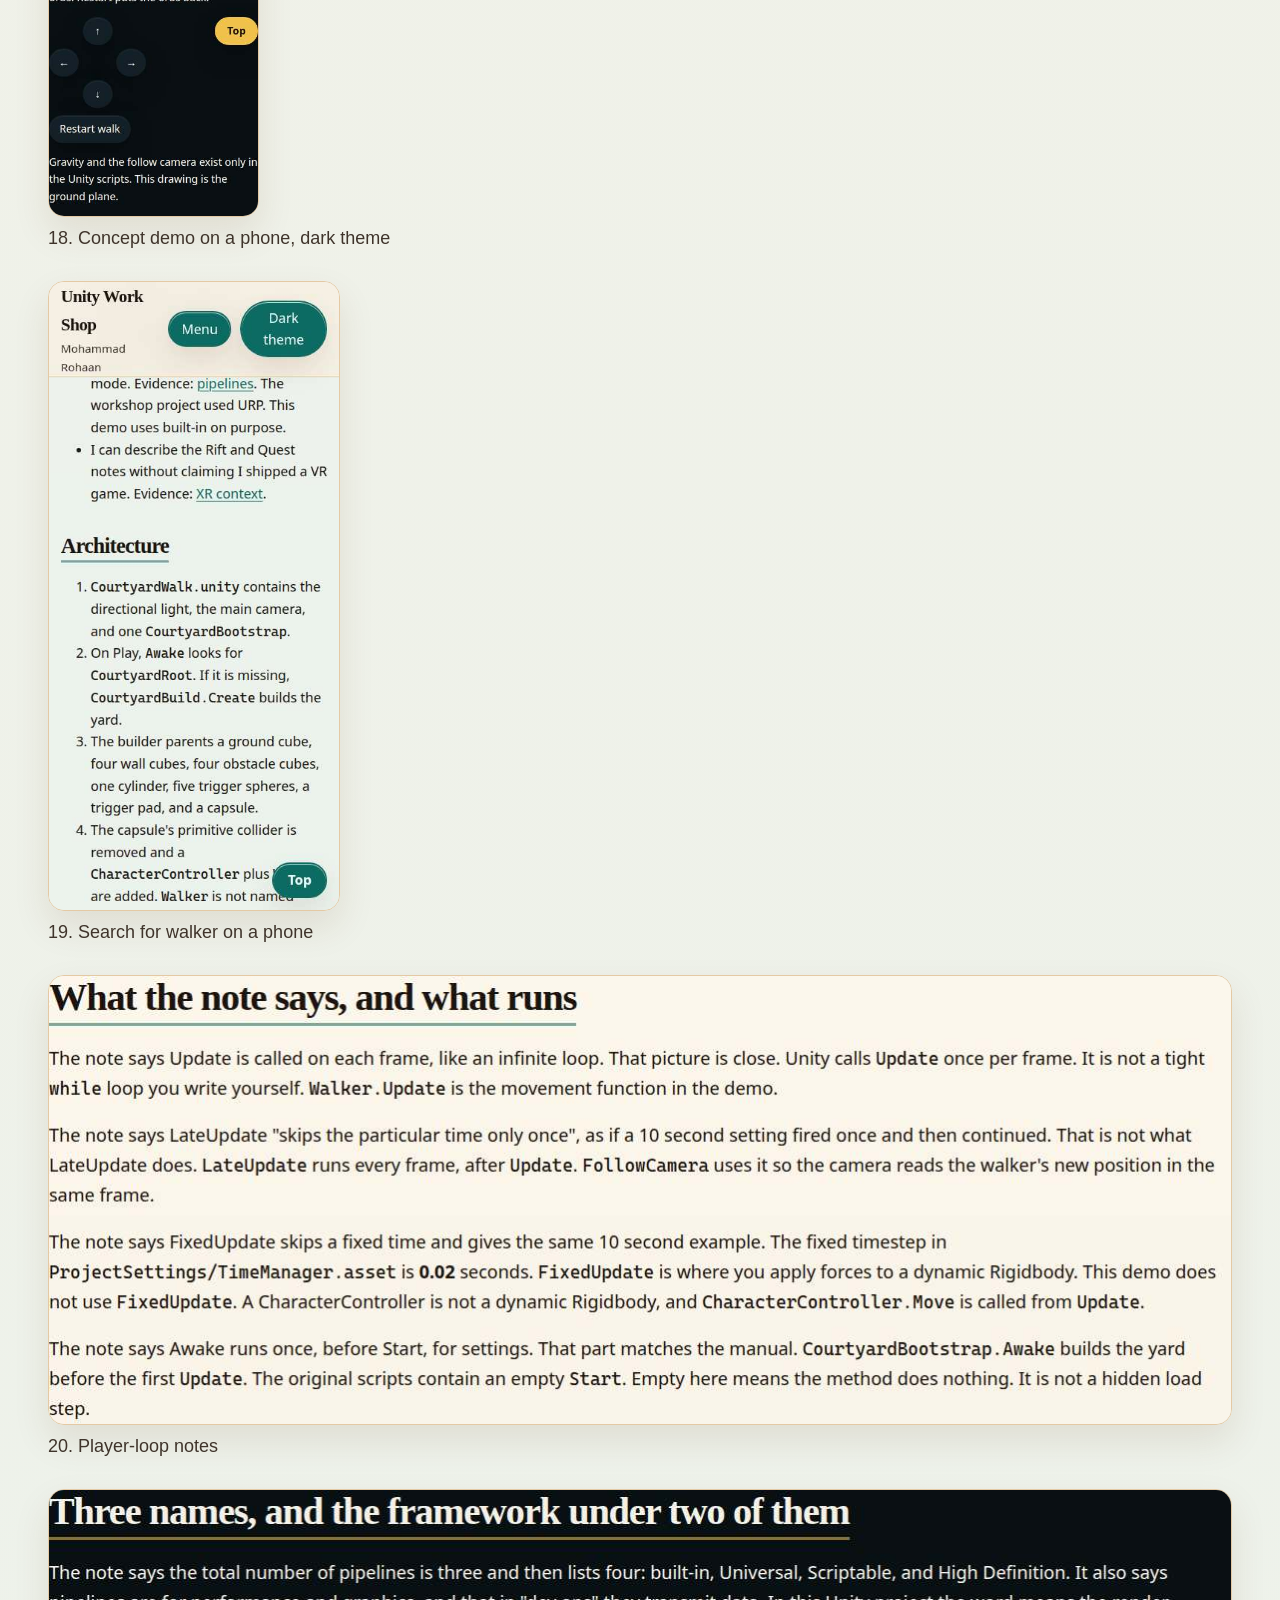
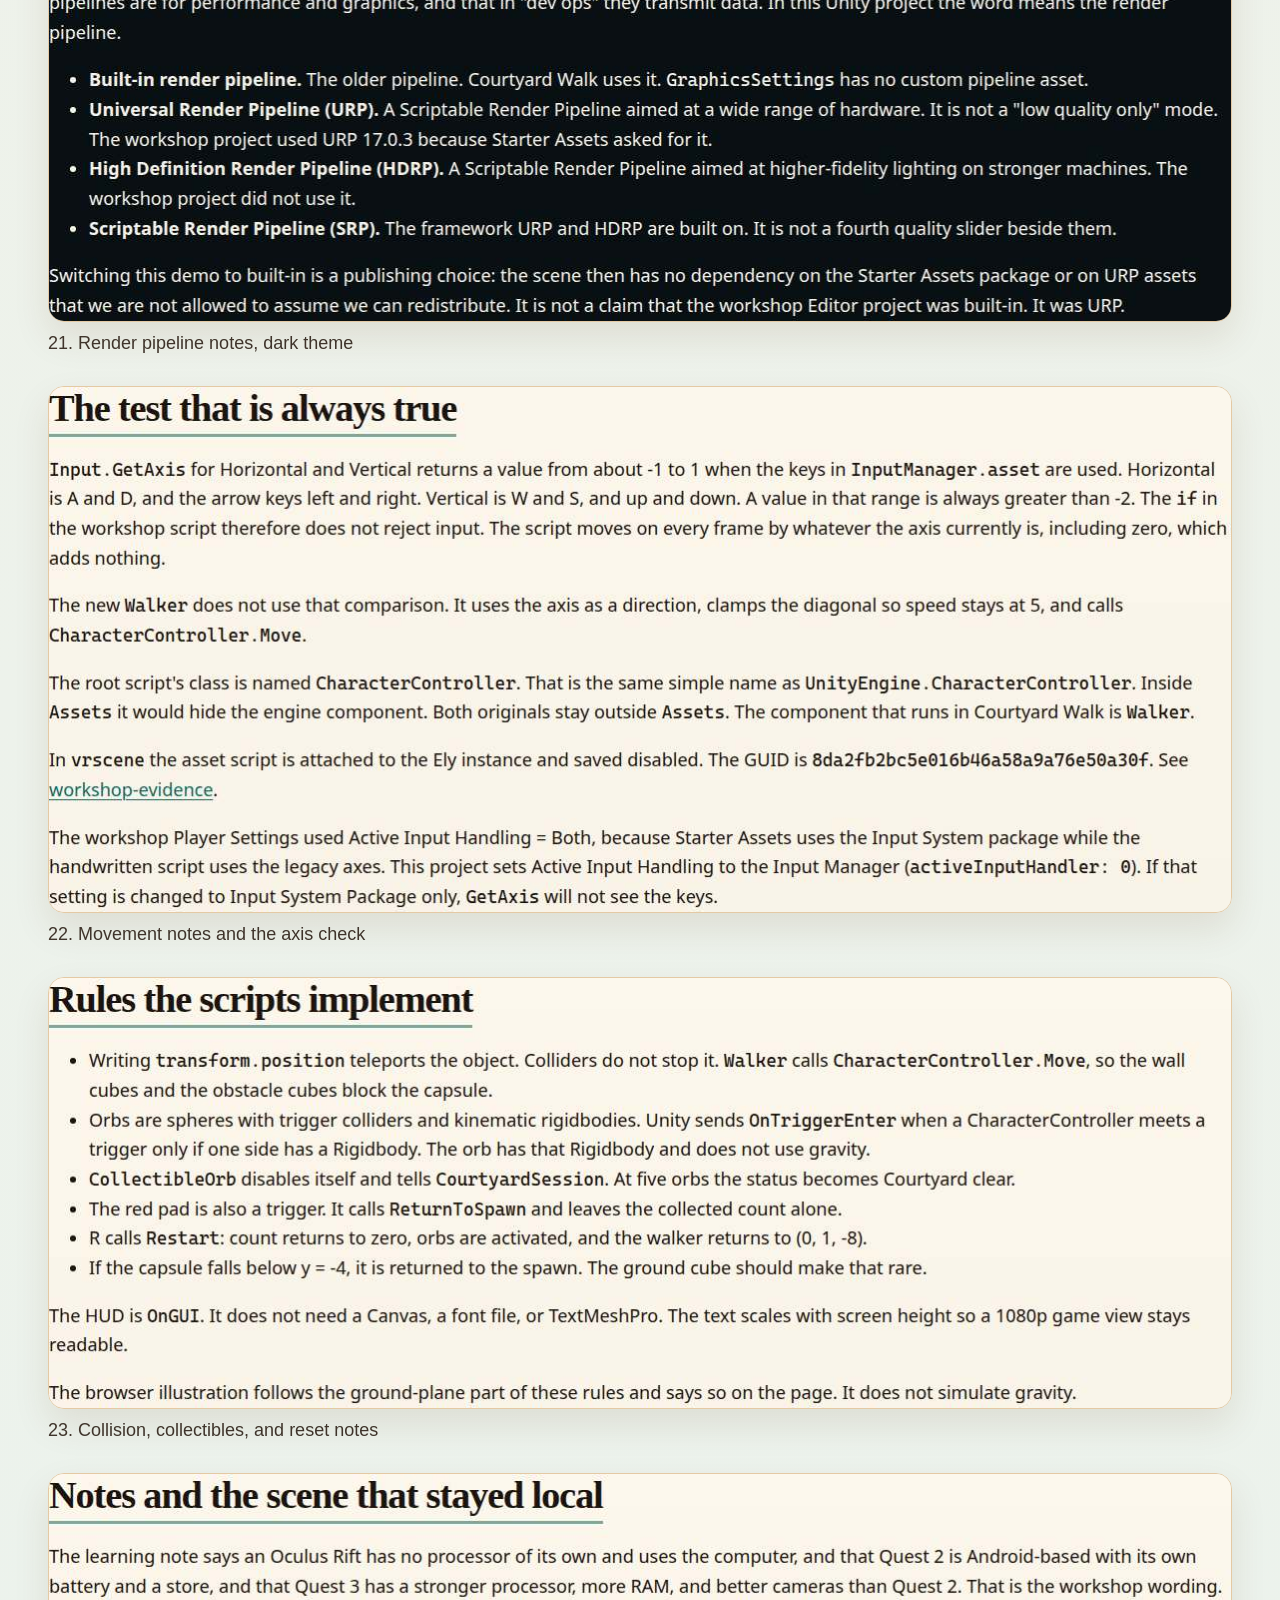
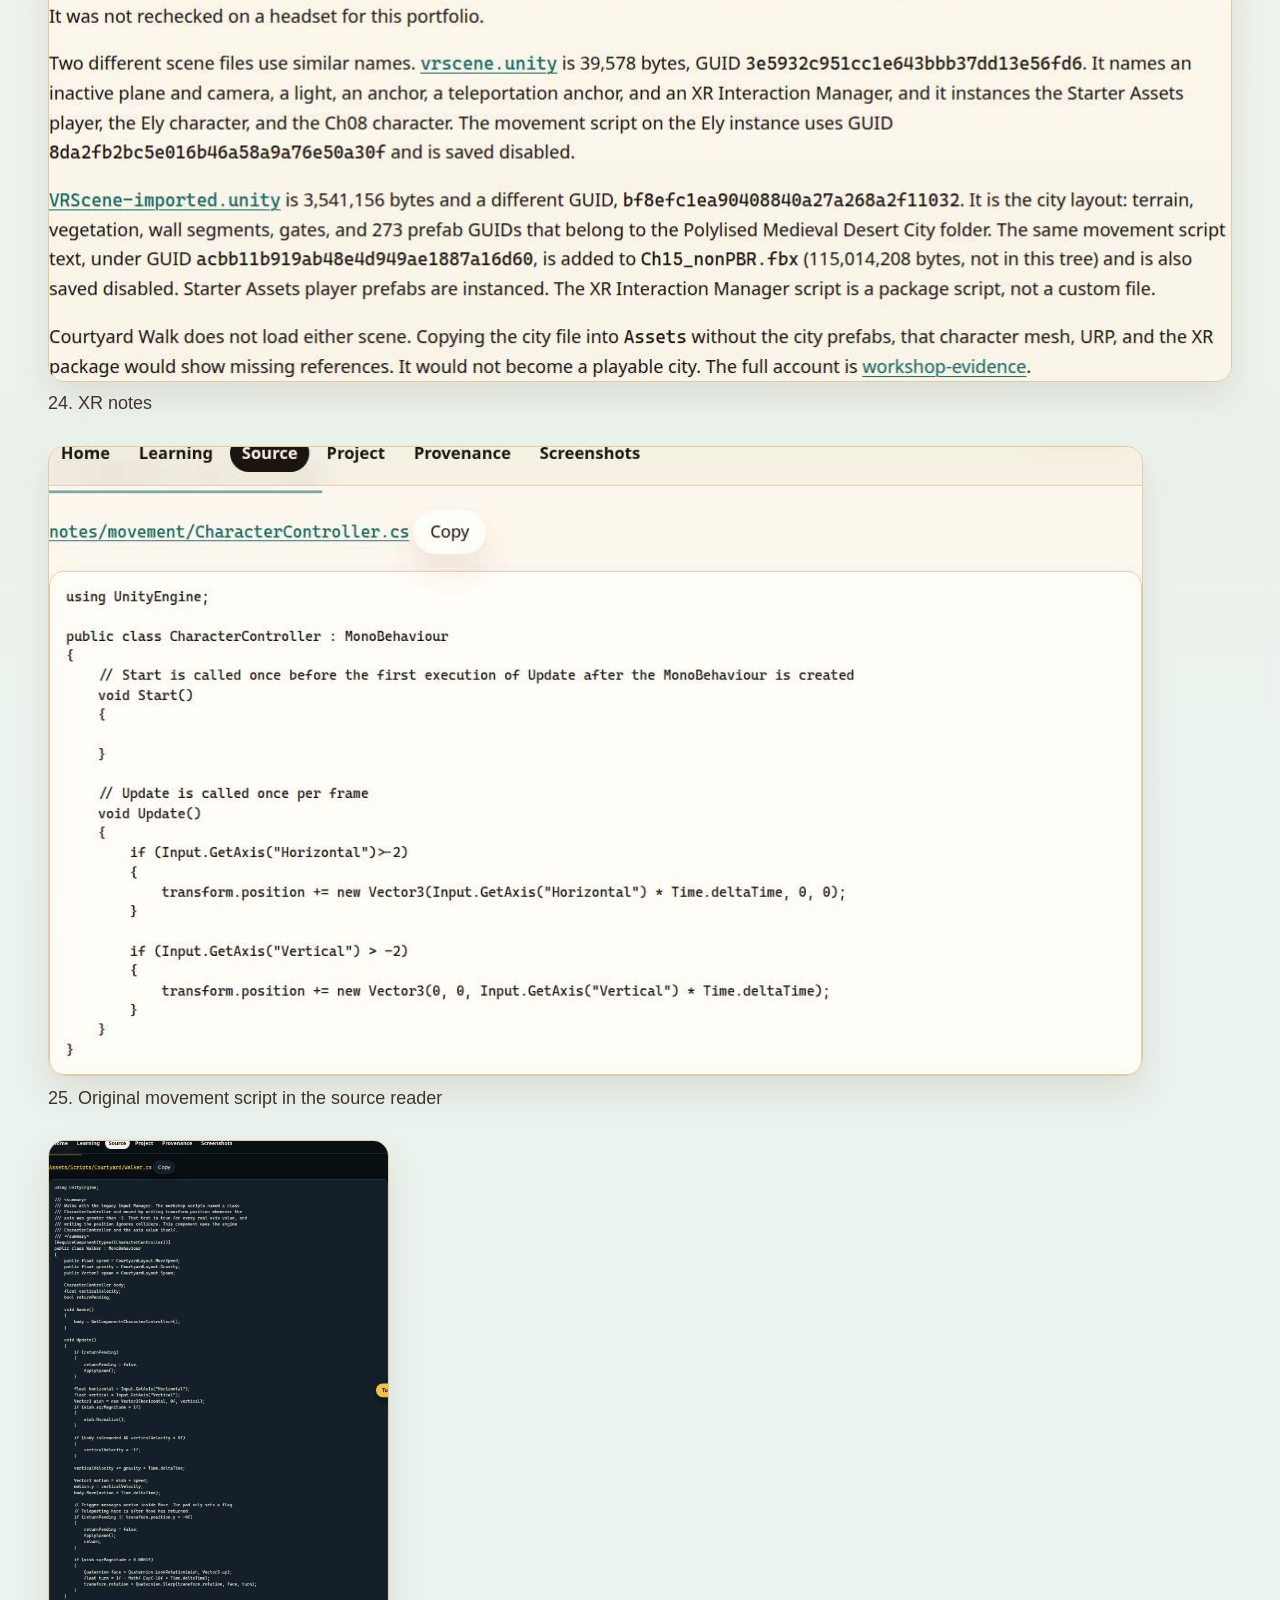
<file: screenshots/index.html>
<!DOCTYPE html>
<html lang="en">
<head>
<meta charset="utf-8">
<meta name="viewport" content="width=device-width, initial-scale=1">
<title>Screenshots</title>
<meta name="description" content="Unity 6 workshop portfolio by Mohammad Rohaan. Courtyard Walk is an original primitive demo. The canvas on the home page is a JavaScript concept illustration, not a Unity WebGL build.">
<link rel="icon" href="../favicon.svg" type="image/svg+xml">
<link rel="stylesheet" href="../css/site.css">
<script>
(function () {
  try {
    var q = new URLSearchParams(location.search).get("theme");
    var saved = localStorage.getItem("courtyard-theme");
    var theme = q || saved || (matchMedia("(prefers-color-scheme: dark)").matches ? "dark" : "light");
    if (theme !== "light" && theme !== "dark") theme = "light";
    document.documentElement.setAttribute("data-theme", theme);
  } catch (e) {
    document.documentElement.setAttribute("data-theme", "light");
  }
})();
</script>
</head>
<body data-root="../">
<a class="skip" href="#content">Skip to content</a>
<header class="site-header">
  <div class="wrap header-bar">
    <a class="brand" href="../index.html"><strong>Unity Work Shop</strong><span>Mohammad Rohaan</span></a>
    <button type="button" class="nav-toggle" id="nav-toggle" aria-expanded="false" aria-controls="site-nav">Menu</button>
    <button type="button" class="theme-toggle" id="theme-toggle" aria-pressed="false">Dark theme</button>
  </div>
  <div class="wrap">
    <nav class="site-nav" id="site-nav" aria-label="Primary"><a href="../index.html">Home</a><a href="../learning/index.html">Learning</a><a href="../source/index.html">Source</a><a href="../project/index.html">Project</a><a href="../provenance/index.html">Provenance</a><a href="../screenshots/index.html" aria-current="page">Screenshots</a></nav>
  </div>
</header>
<main id="content" class="wrap">

<h1>Screenshots of this website</h1>
<p class="banner">These are screenshots of this website, including the JavaScript courtyard demo. They are not from the Unity Editor.</p>
<figure class="figure" id="shot-01"><img src="../docs/screenshots/01-desktop-light-live-links.jpg" alt="Home page live links, light theme"><figcaption>01. Home page live links, light theme</figcaption></figure>
<figure class="figure" id="shot-02"><img src="../docs/screenshots/02-desktop-light-overview.jpg" alt="Workshop overview, light theme"><figcaption>02. Workshop overview, light theme</figcaption></figure>
<figure class="figure" id="shot-03"><img src="../docs/screenshots/03-desktop-light-workshop-vs-extension.jpg" alt="Workshop files next to the new courtyard work"><figcaption>03. Workshop files next to the new courtyard work</figcaption></figure>
<figure class="figure" id="shot-04"><img src="../docs/screenshots/04-desktop-light-demo-start.jpg" alt="Concept demo at the start"><figcaption>04. Concept demo at the start</figcaption></figure>
<figure class="figure" id="shot-05"><img src="../docs/screenshots/05-desktop-light-demo-moved.jpg" alt="Concept demo after moving"><figcaption>05. Concept demo after moving</figcaption></figure>
<figure class="figure" id="shot-06"><img src="../docs/screenshots/06-desktop-light-demo-collected.jpg" alt="Concept demo with two orbs collected"><figcaption>06. Concept demo with two orbs collected</figcaption></figure>
<figure class="figure" id="shot-07"><img src="../docs/screenshots/07-desktop-light-demo-clear.jpg" alt="Concept demo with all orbs collected"><figcaption>07. Concept demo with all orbs collected</figcaption></figure>
<figure class="figure" id="shot-08"><img src="../docs/screenshots/08-desktop-light-demo-pad.jpg" alt="Concept demo after hitting the reset pad"><figcaption>08. Concept demo after hitting the reset pad</figcaption></figure>
<figure class="figure" id="shot-09"><img src="../docs/screenshots/09-desktop-dark-hero.jpg" alt="Home page header, dark theme"><figcaption>09. Home page header, dark theme</figcaption></figure>
<figure class="figure" id="shot-10"><img src="../docs/screenshots/10-desktop-dark-search-collision.jpg" alt="Search for collision, dark theme"><figcaption>10. Search for collision, dark theme</figcaption></figure>
<figure class="figure" id="shot-11"><img src="../docs/screenshots/11-desktop-dark-search-empty.jpg" alt="Search with no results, dark theme"><figcaption>11. Search with no results, dark theme</figcaption></figure>
<figure class="figure" id="shot-12"><img src="../docs/screenshots/12-desktop-light-outcomes.jpg" alt="Learning outcomes on the home page"><figcaption>12. Learning outcomes on the home page</figcaption></figure>
<figure class="figure" id="shot-13"><img src="../docs/screenshots/13-desktop-light-architecture.jpg" alt="Courtyard Walk architecture"><figcaption>13. Courtyard Walk architecture</figcaption></figure>
<figure class="figure" id="shot-14"><img src="../docs/screenshots/14-tablet-light-home.jpg" alt="Home page on a tablet"><figcaption>14. Home page on a tablet</figcaption></figure>
<figure class="figure" id="shot-15"><img src="../docs/screenshots/15-tablet-dark-demo.jpg" alt="Concept demo on a tablet, dark theme"><figcaption>15. Concept demo on a tablet, dark theme</figcaption></figure>
<figure class="figure" id="shot-16"><img src="../docs/screenshots/16-mobile-light-home.jpg" alt="Home page on a phone, menu closed"><figcaption>16. Home page on a phone, menu closed</figcaption></figure>
<figure class="figure" id="shot-17"><img src="../docs/screenshots/17-mobile-light-nav.jpg" alt="Home page on a phone, menu open"><figcaption>17. Home page on a phone, menu open</figcaption></figure>
<figure class="figure" id="shot-18"><img src="../docs/screenshots/18-mobile-dark-demo.jpg" alt="Concept demo on a phone, dark theme"><figcaption>18. Concept demo on a phone, dark theme</figcaption></figure>
<figure class="figure" id="shot-19"><img src="../docs/screenshots/19-mobile-light-search.jpg" alt="Search for walker on a phone"><figcaption>19. Search for walker on a phone</figcaption></figure>
<figure class="figure" id="shot-20"><img src="../docs/screenshots/20-learning-player-loop.jpg" alt="Player-loop notes"><figcaption>20. Player-loop notes</figcaption></figure>
<figure class="figure" id="shot-21"><img src="../docs/screenshots/21-learning-pipelines-dark.jpg" alt="Render pipeline notes, dark theme"><figcaption>21. Render pipeline notes, dark theme</figcaption></figure>
<figure class="figure" id="shot-22"><img src="../docs/screenshots/22-learning-movement.jpg" alt="Movement notes and the axis check"><figcaption>22. Movement notes and the axis check</figcaption></figure>
<figure class="figure" id="shot-23"><img src="../docs/screenshots/23-learning-collision.jpg" alt="Collision, collectibles, and reset notes"><figcaption>23. Collision, collectibles, and reset notes</figcaption></figure>
<figure class="figure" id="shot-24"><img src="../docs/screenshots/24-learning-xr.jpg" alt="XR notes"><figcaption>24. XR notes</figcaption></figure>
<figure class="figure" id="shot-25"><img src="../docs/screenshots/25-source-original.jpg" alt="Original movement script in the source reader"><figcaption>25. Original movement script in the source reader</figcaption></figure>
<figure class="figure" id="shot-26"><img src="../docs/screenshots/26-source-walker-dark.jpg" alt="Walker.cs in the source reader, dark theme"><figcaption>26. Walker.cs in the source reader, dark theme</figcaption></figure>
<figure class="figure" id="shot-27"><img src="../docs/screenshots/27-project-setup.jpg" alt="Project setup for Unity 6000.0.26f1"><figcaption>27. Project setup for Unity 6000.0.26f1</figcaption></figure>
<figure class="figure" id="shot-28"><img src="../docs/screenshots/28-provenance-exclusions.jpg" alt="What was left out of this copy"><figcaption>28. What was left out of this copy</figcaption></figure>
<figure class="figure" id="shot-29"><img src="../docs/screenshots/29-footer-back-to-top.jpg" alt="Footer and the back-to-top button"><figcaption>29. Footer and the back-to-top button</figcaption></figure>
<figure class="figure" id="shot-30"><img src="../docs/screenshots/30-desktop-dark-learning-filter.jpg" alt="Learning filter on the home page, dark theme"><figcaption>30. Learning filter on the home page, dark theme</figcaption></figure>
</main>
<footer class="site-footer" id="colophon">
  <div class="wrap">
    <p><strong>Mohammad Rohaan</strong> · BS Computer Science, FAST-NUCES · <a href="https://github.com/rohaan2802">github.com/rohaan2802</a></p>
    <p>Roll 22I-2327. Courtyard Walk and these notes are the portfolio. Third-party workshop files are not in this tree.</p>
  </div>
</footer>
<a class="back-top" id="back-to-top" href="#content" aria-label="Back to top" aria-hidden="true" tabindex="-1">Top</a>
<script src="../js/site.js"></script>
</body>
</html>
</file>
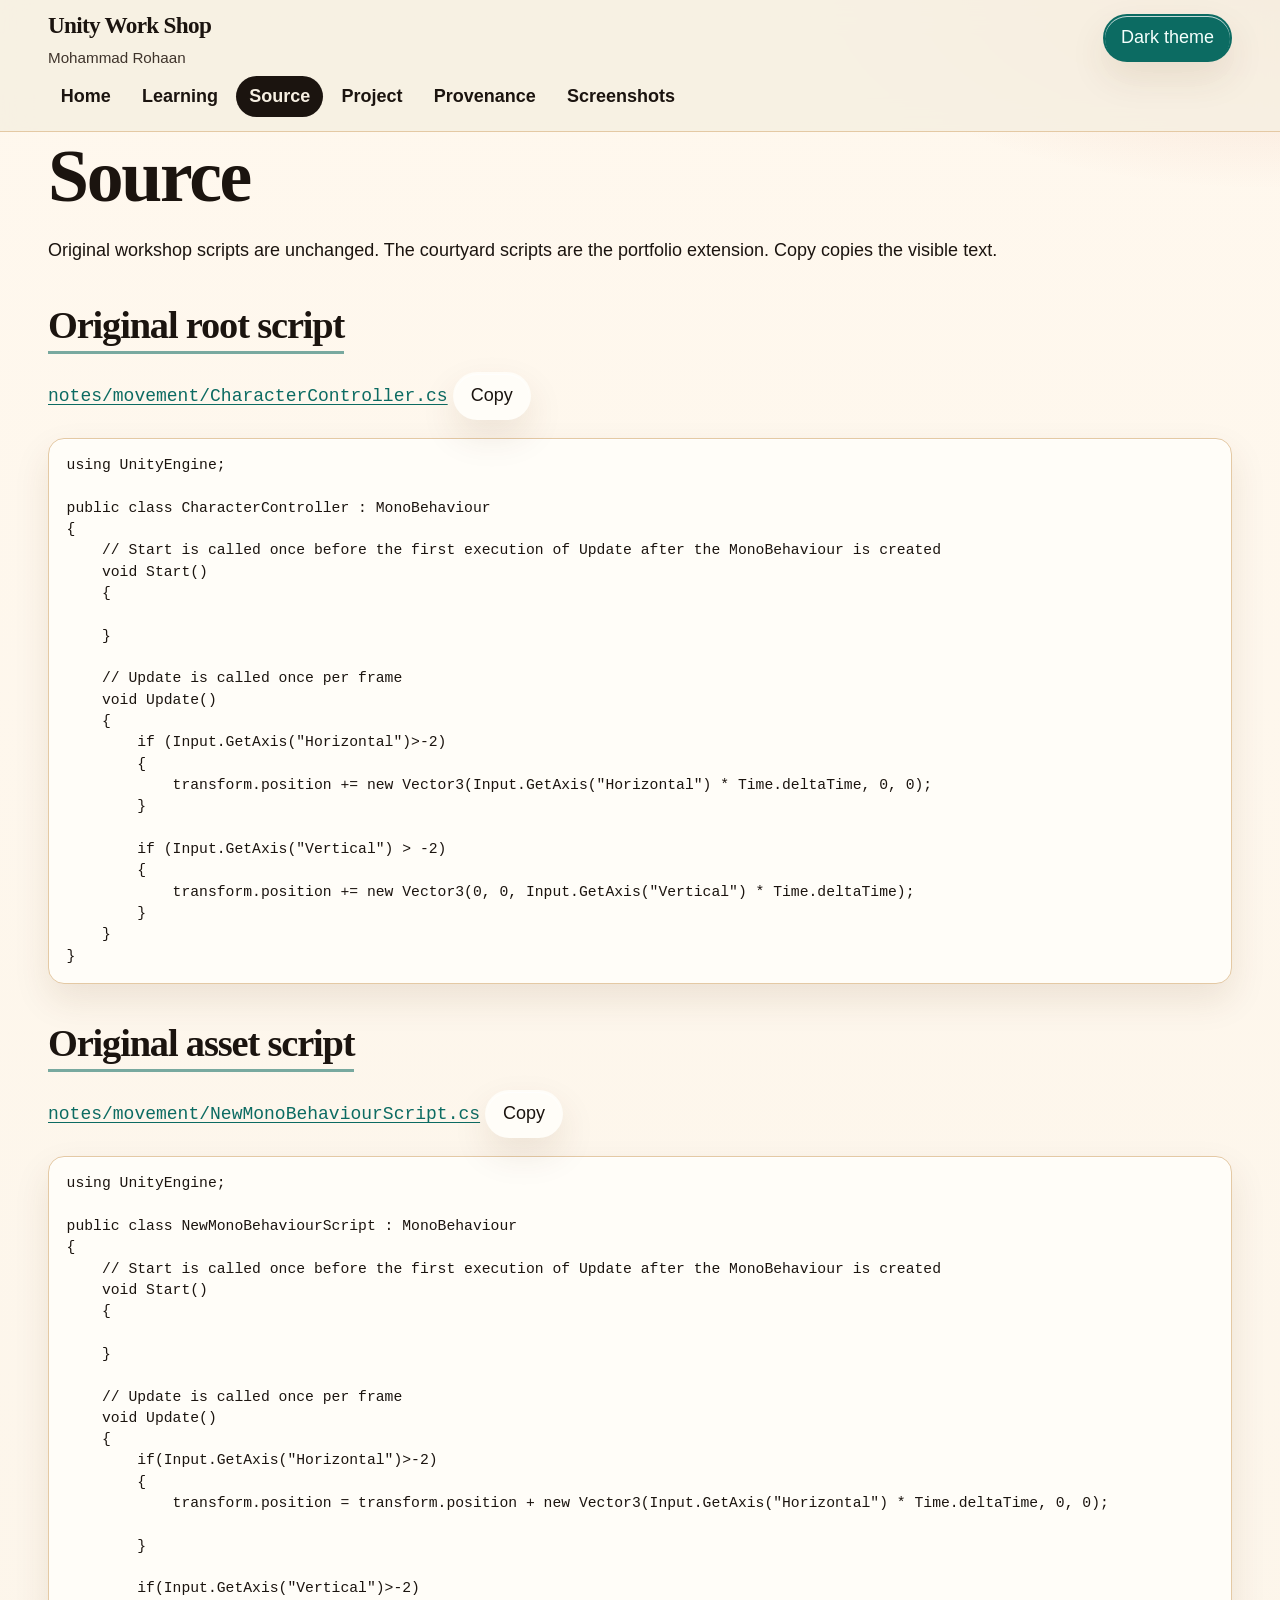
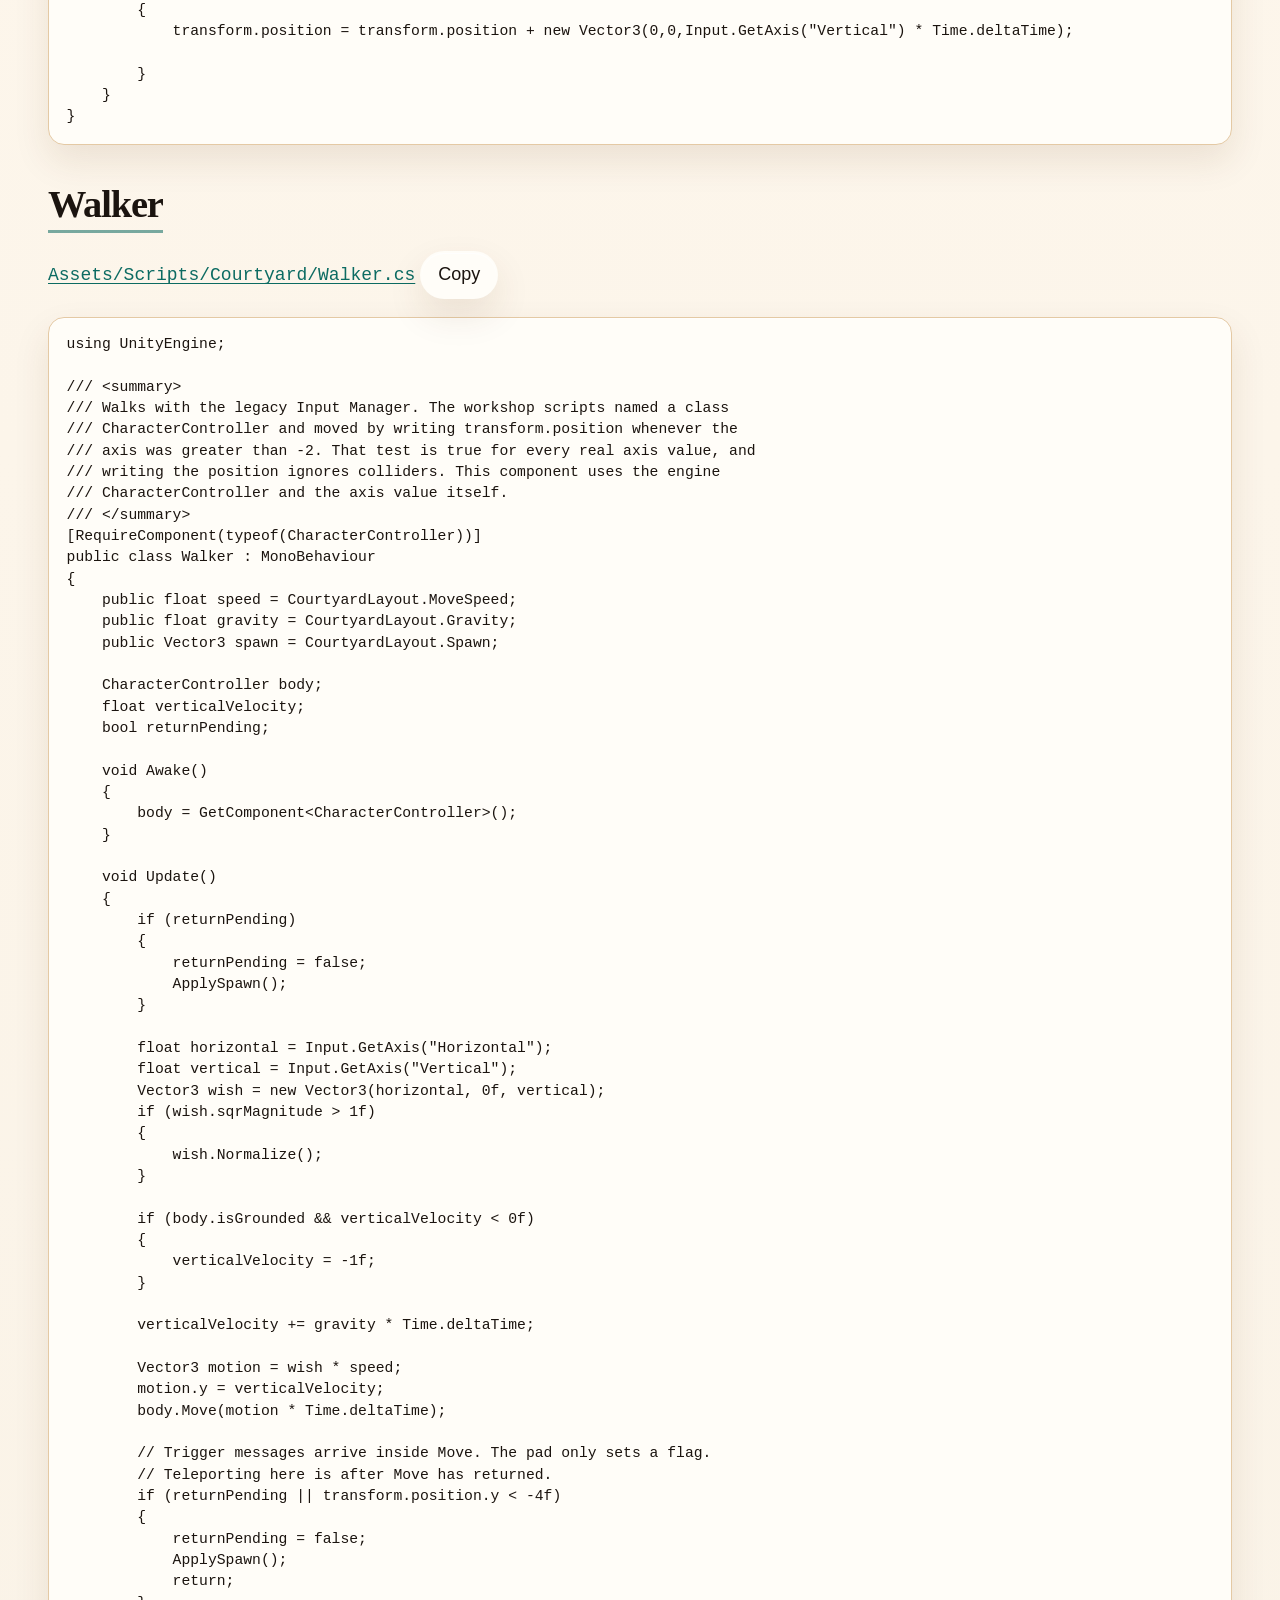
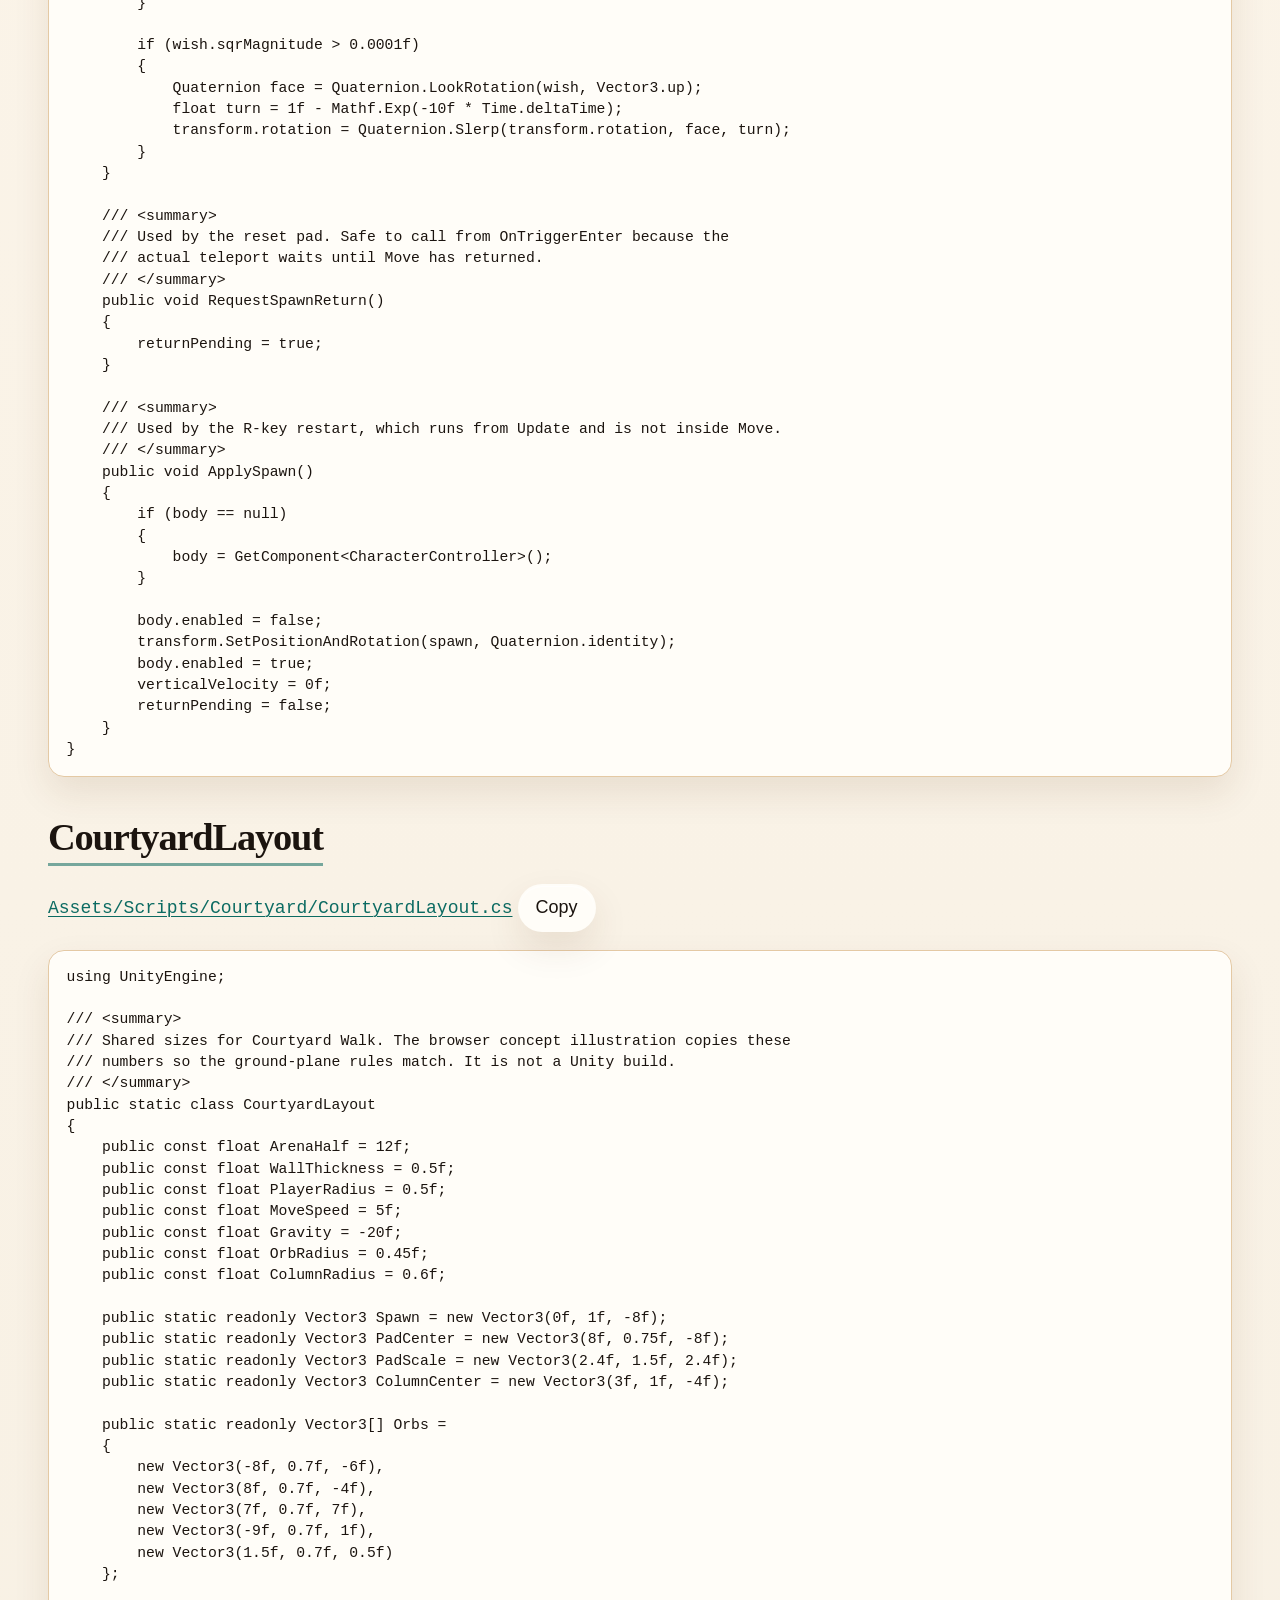
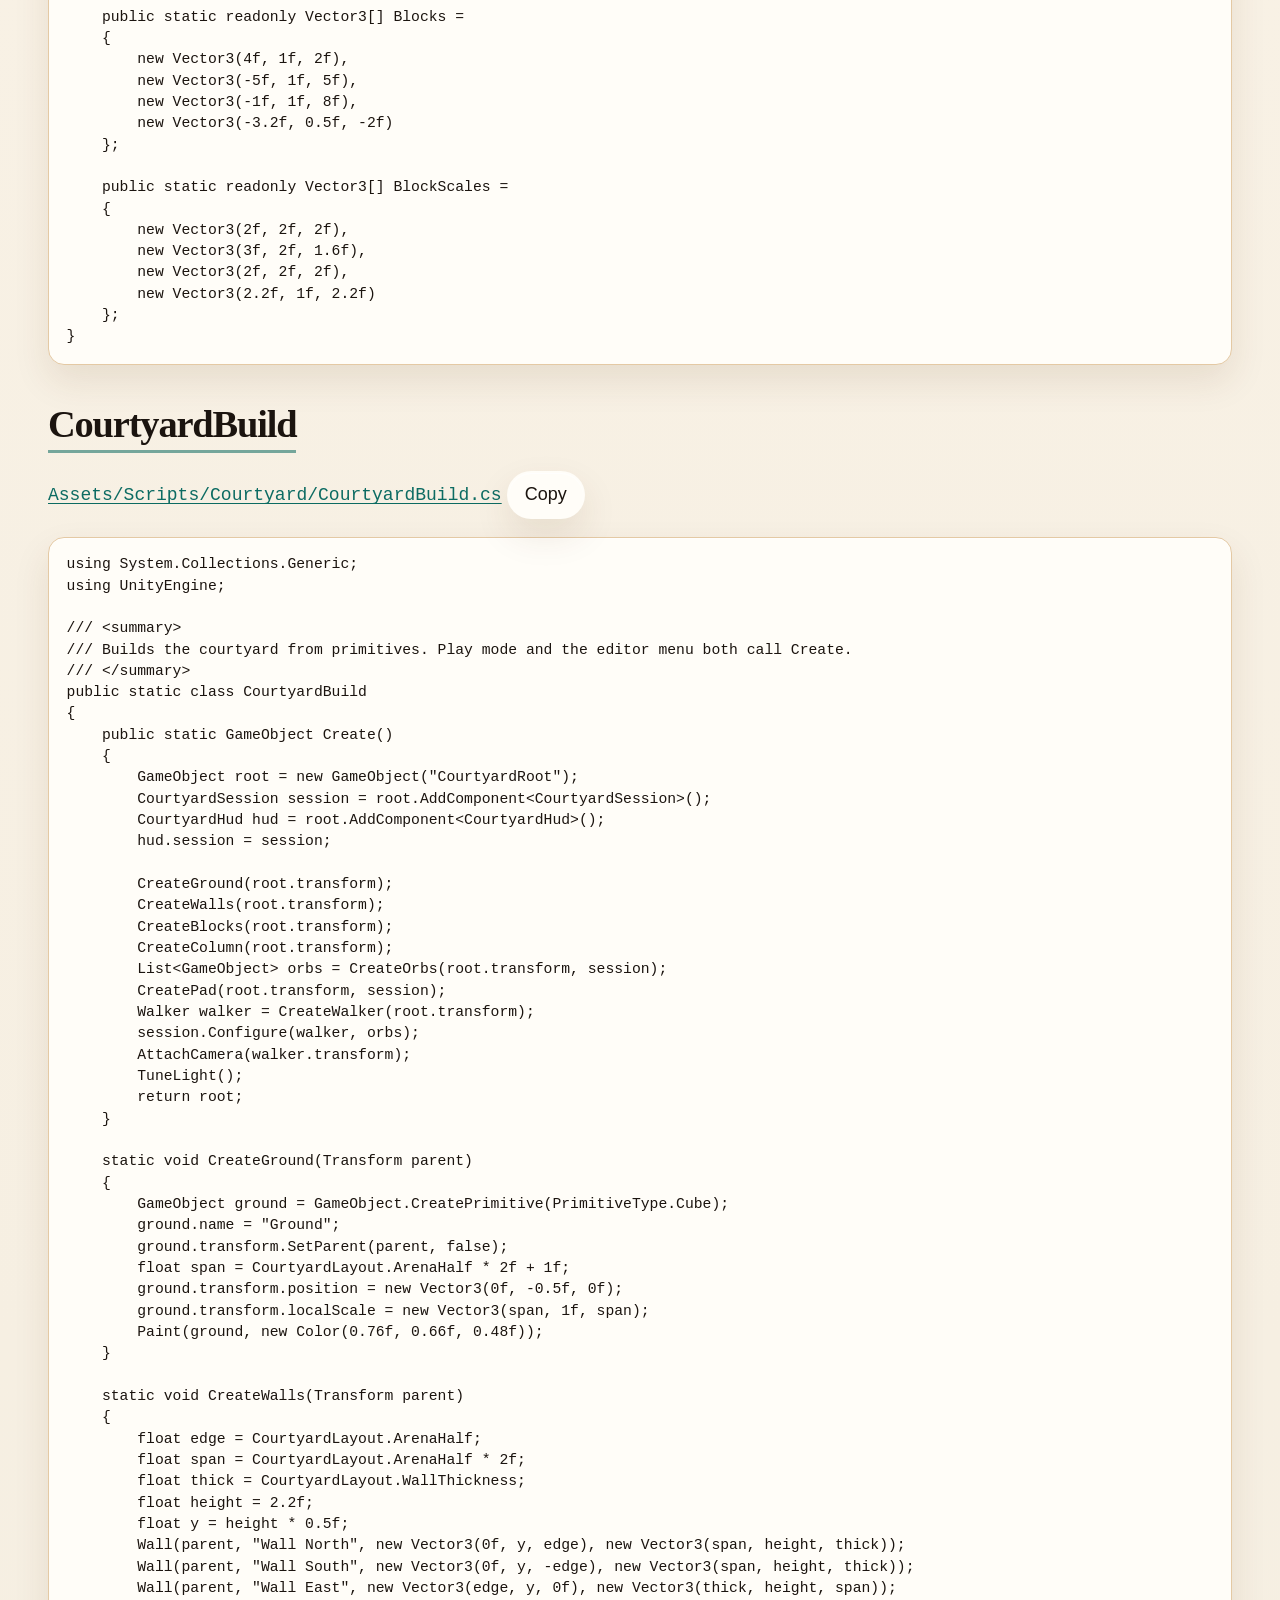
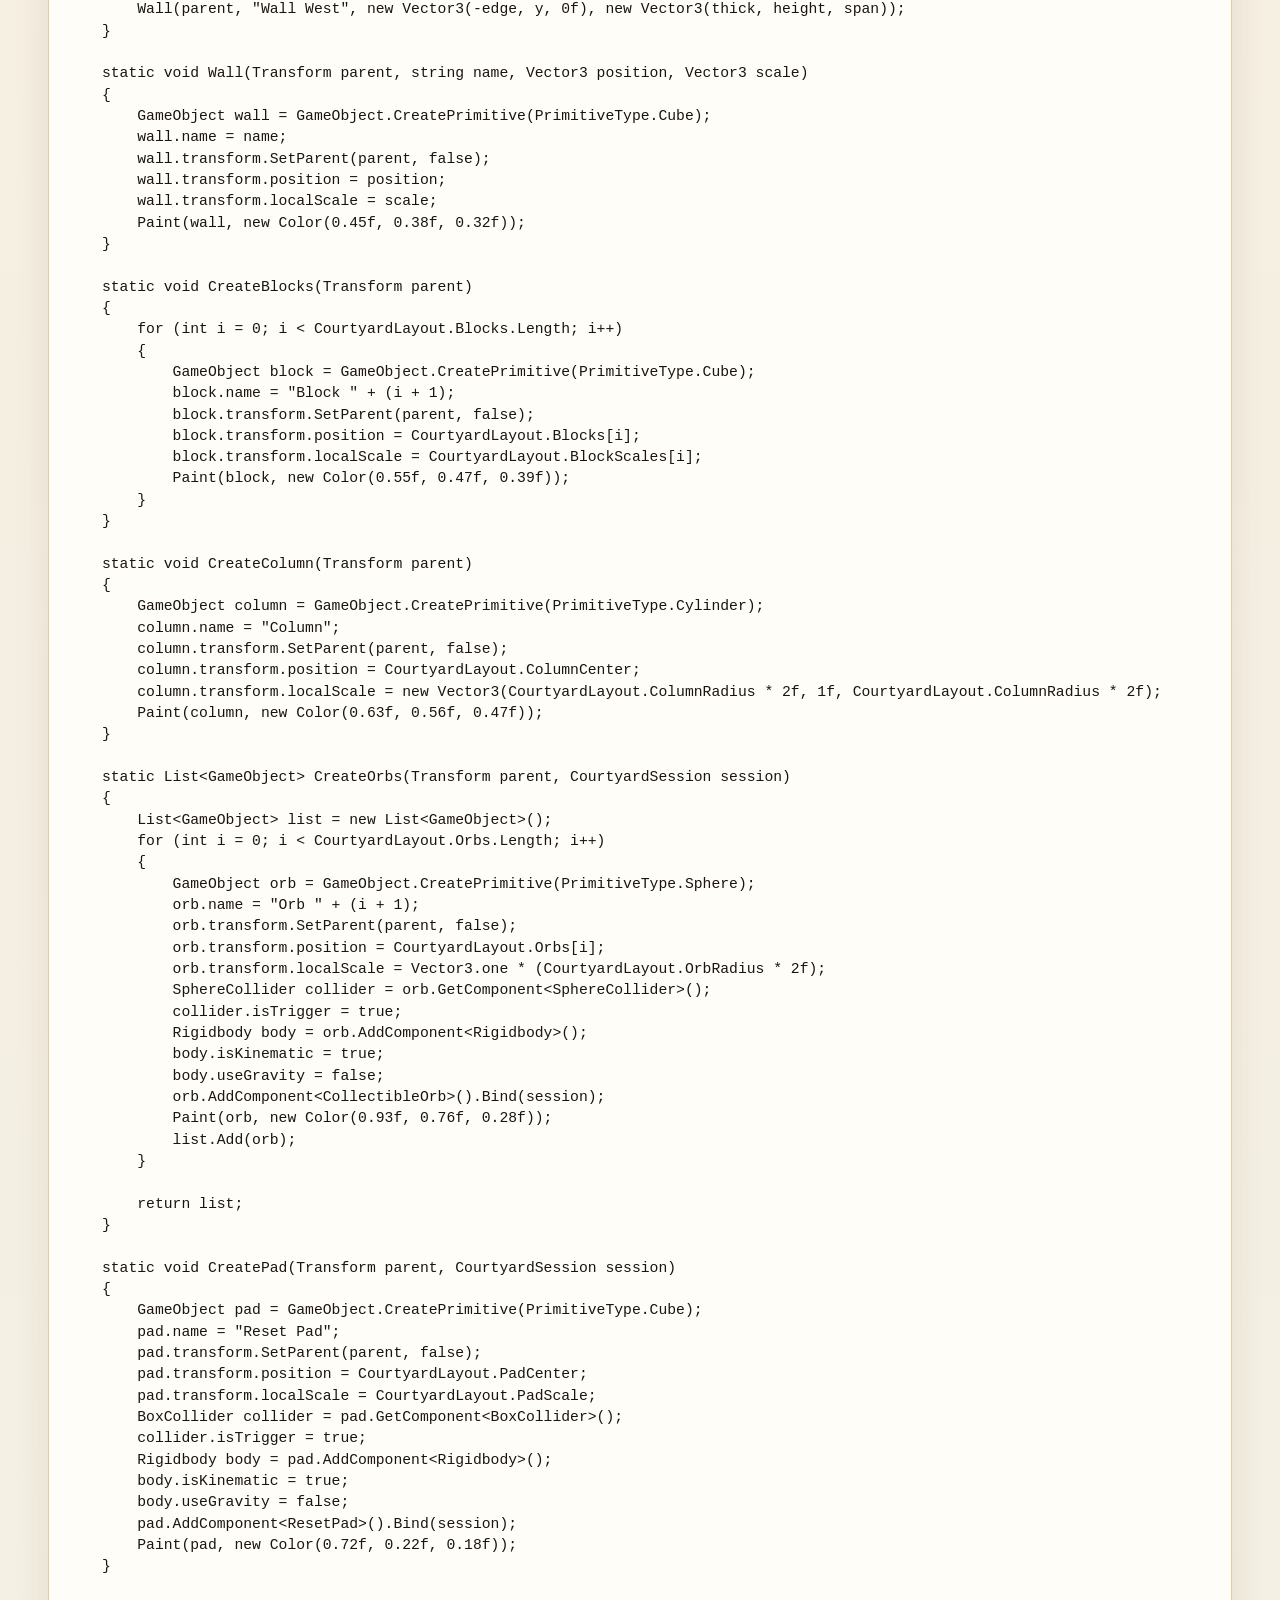
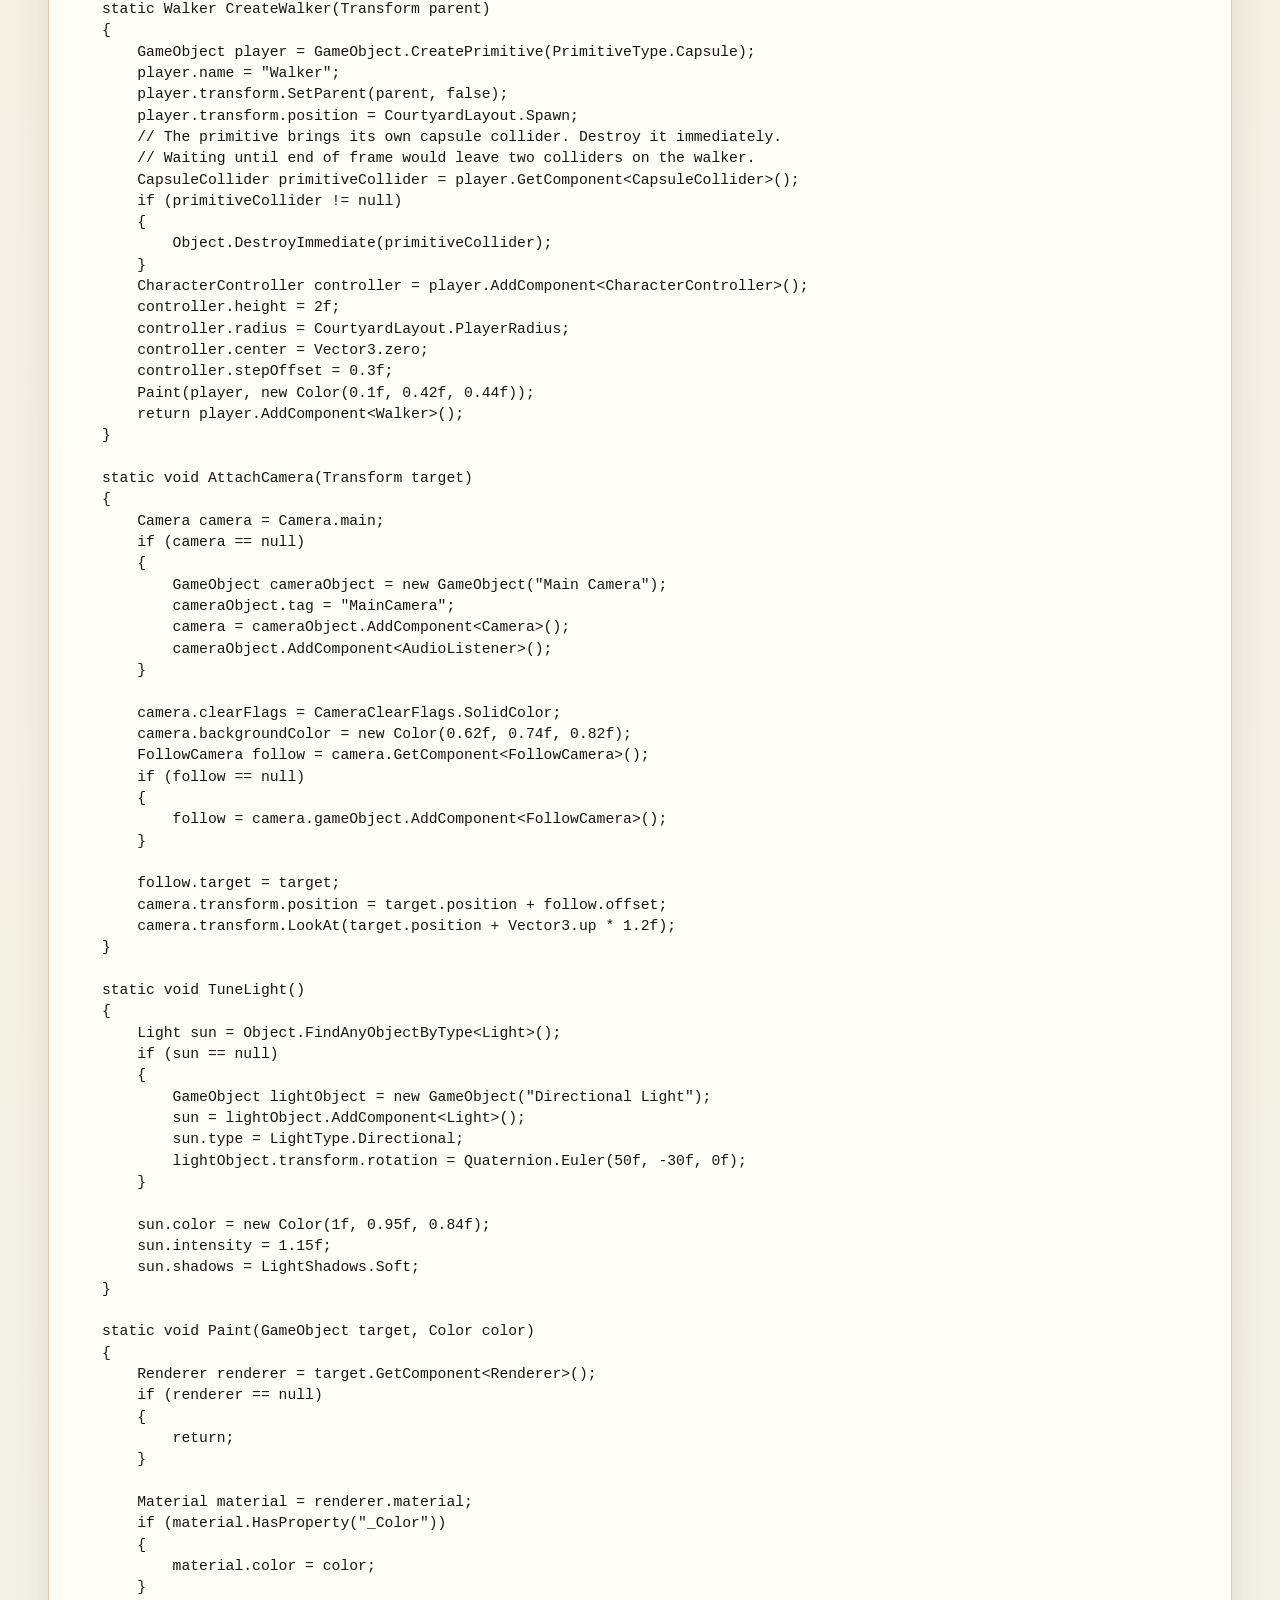
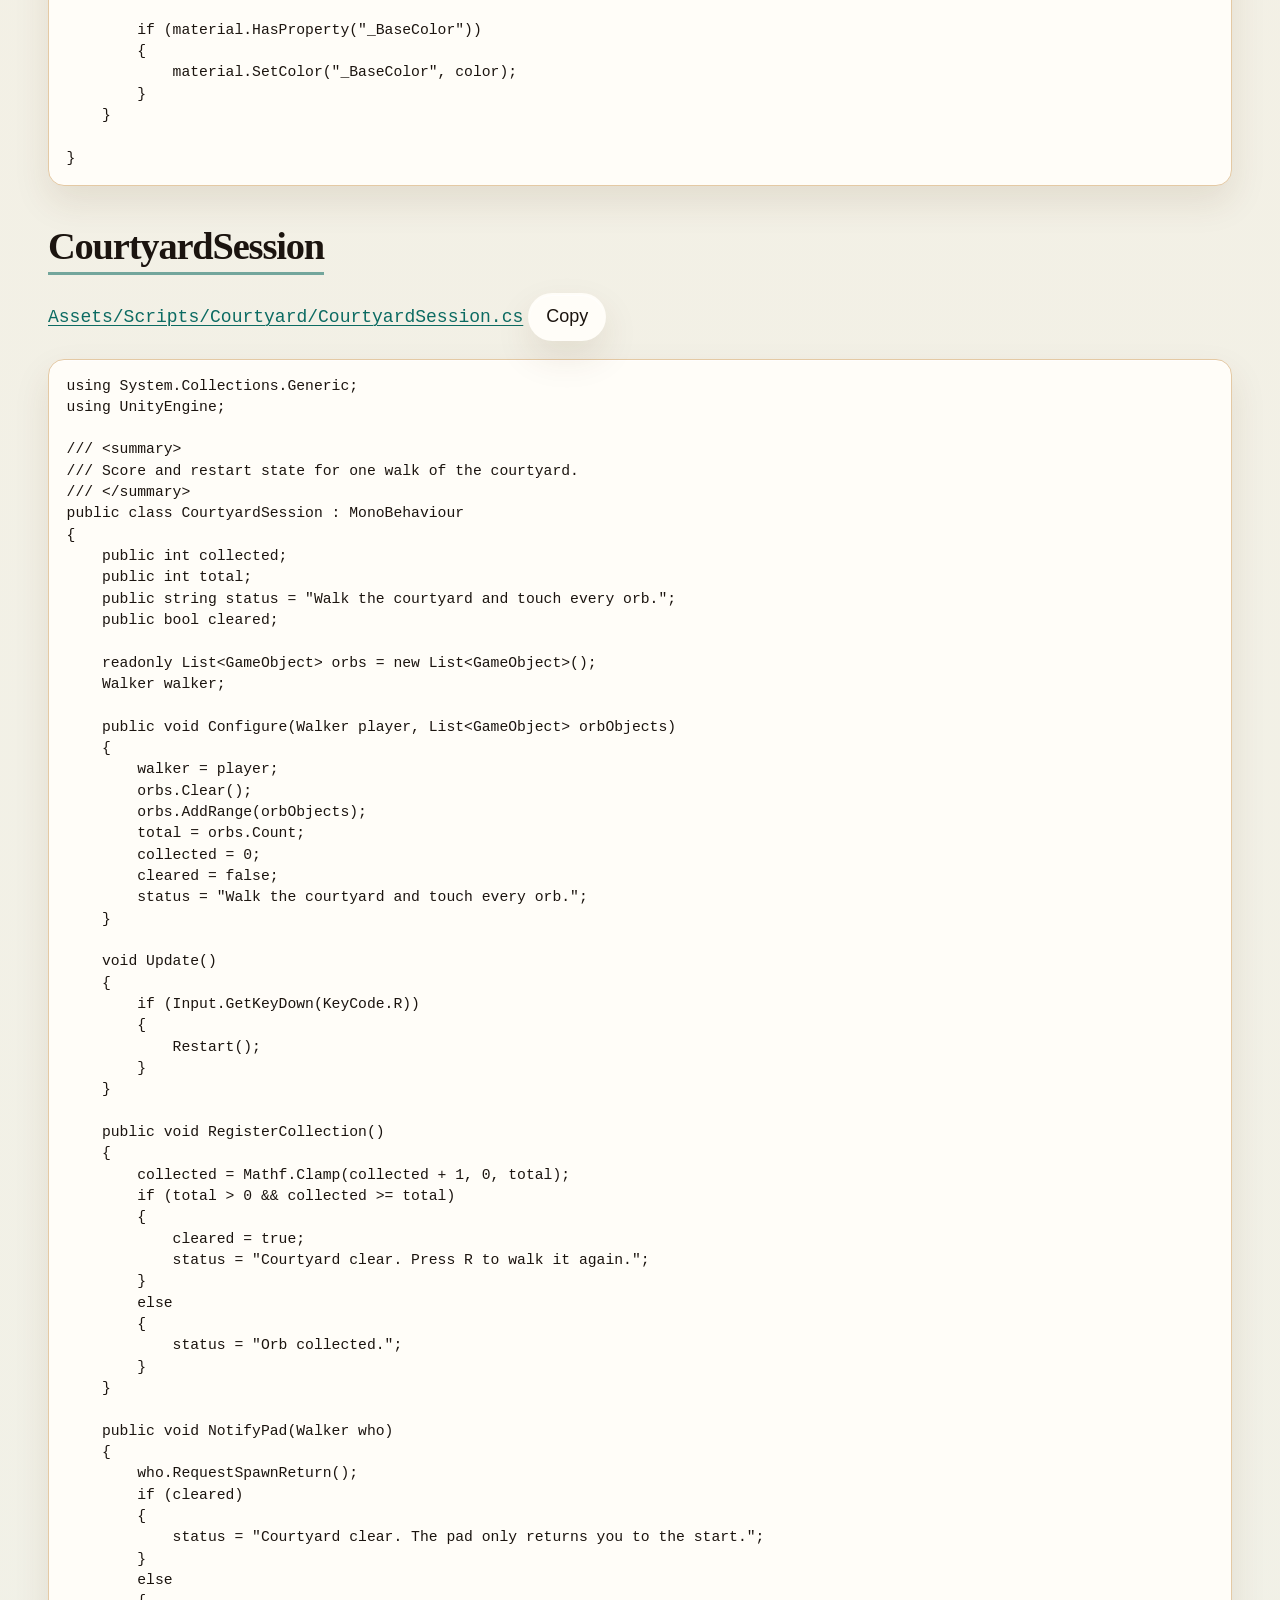
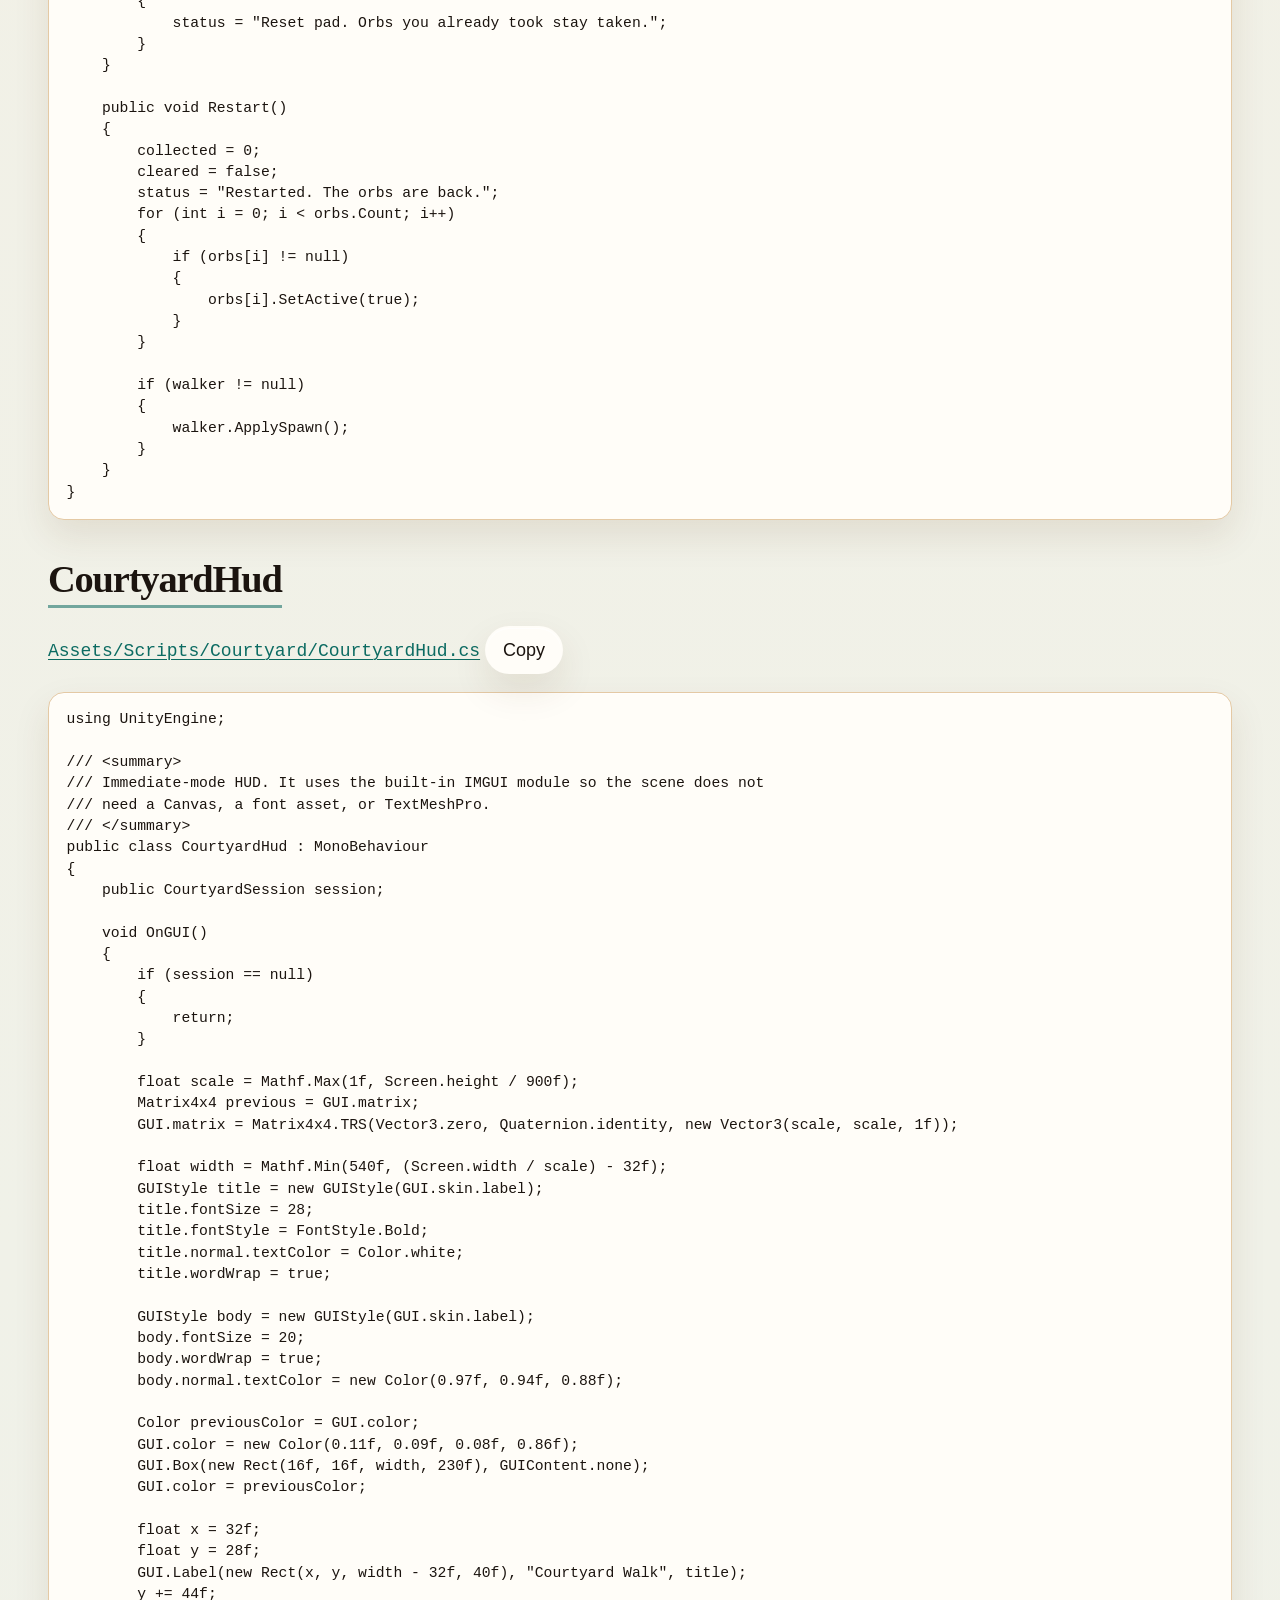
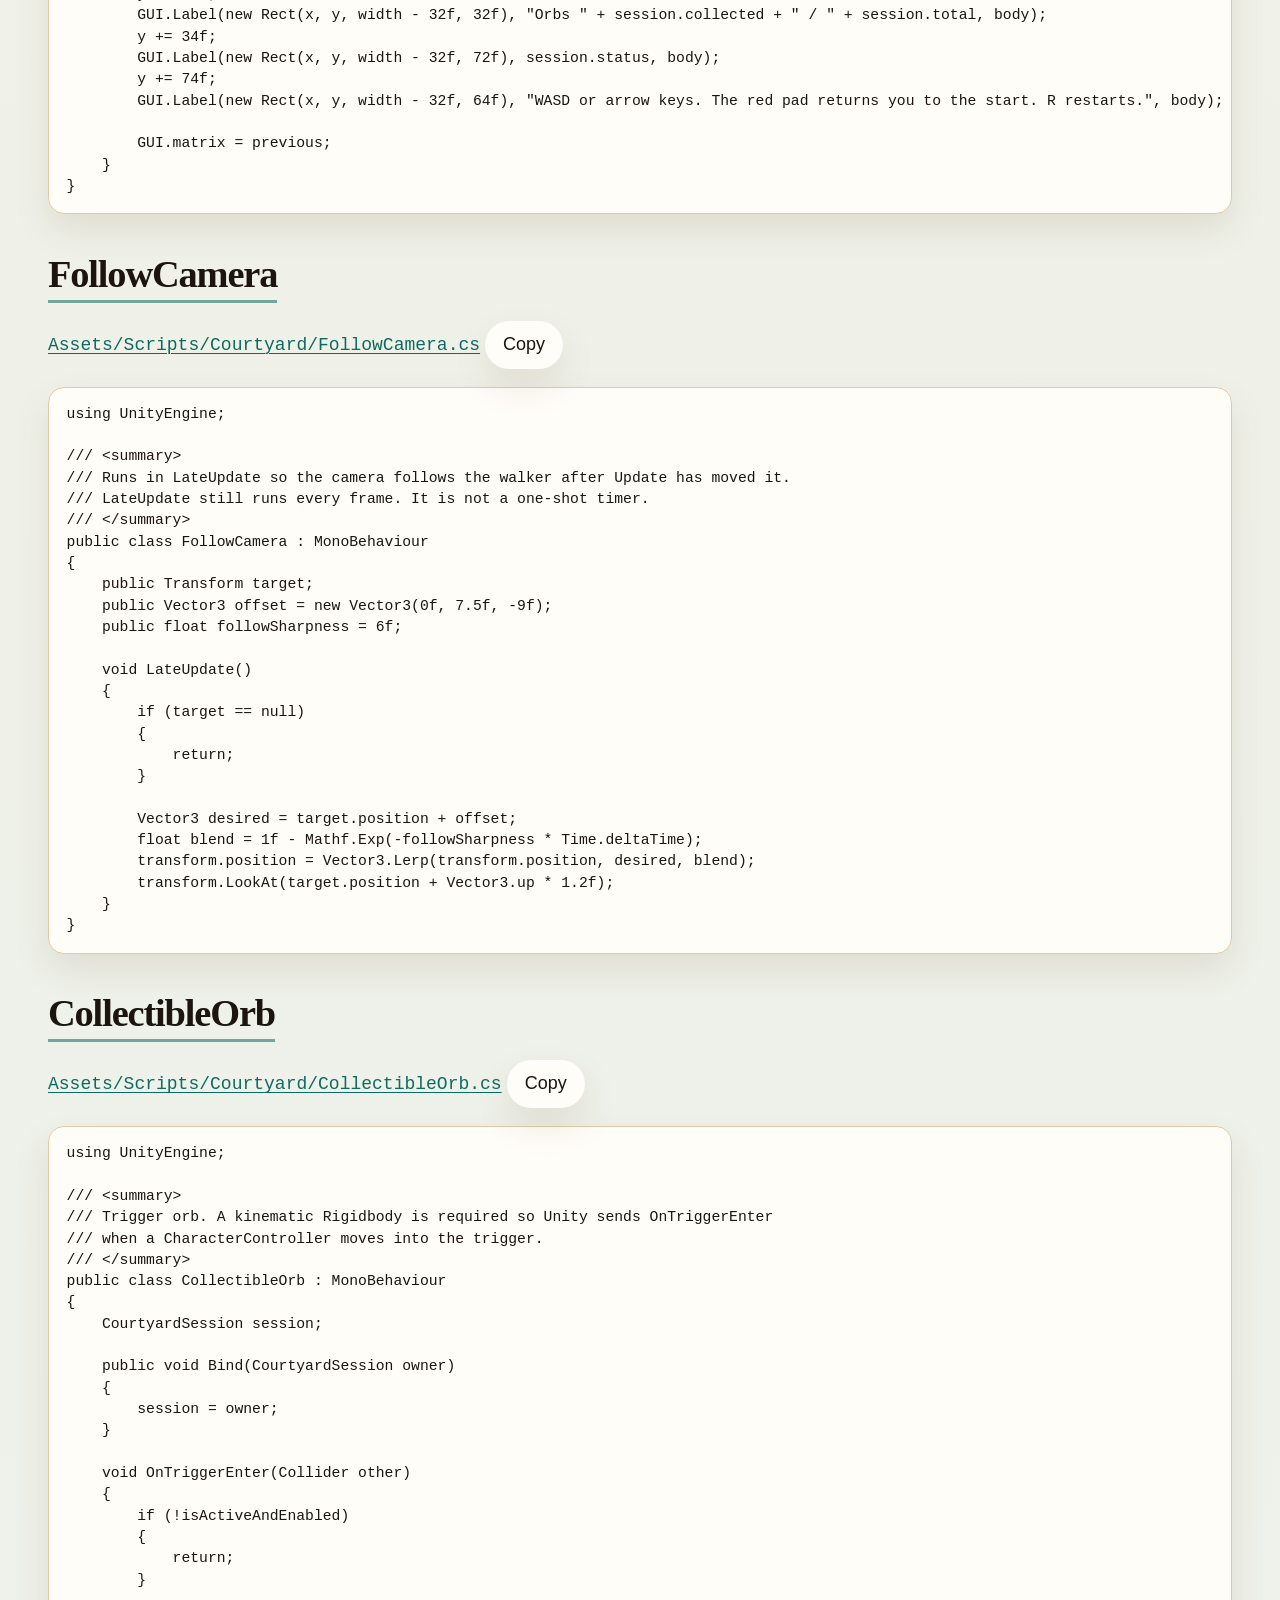
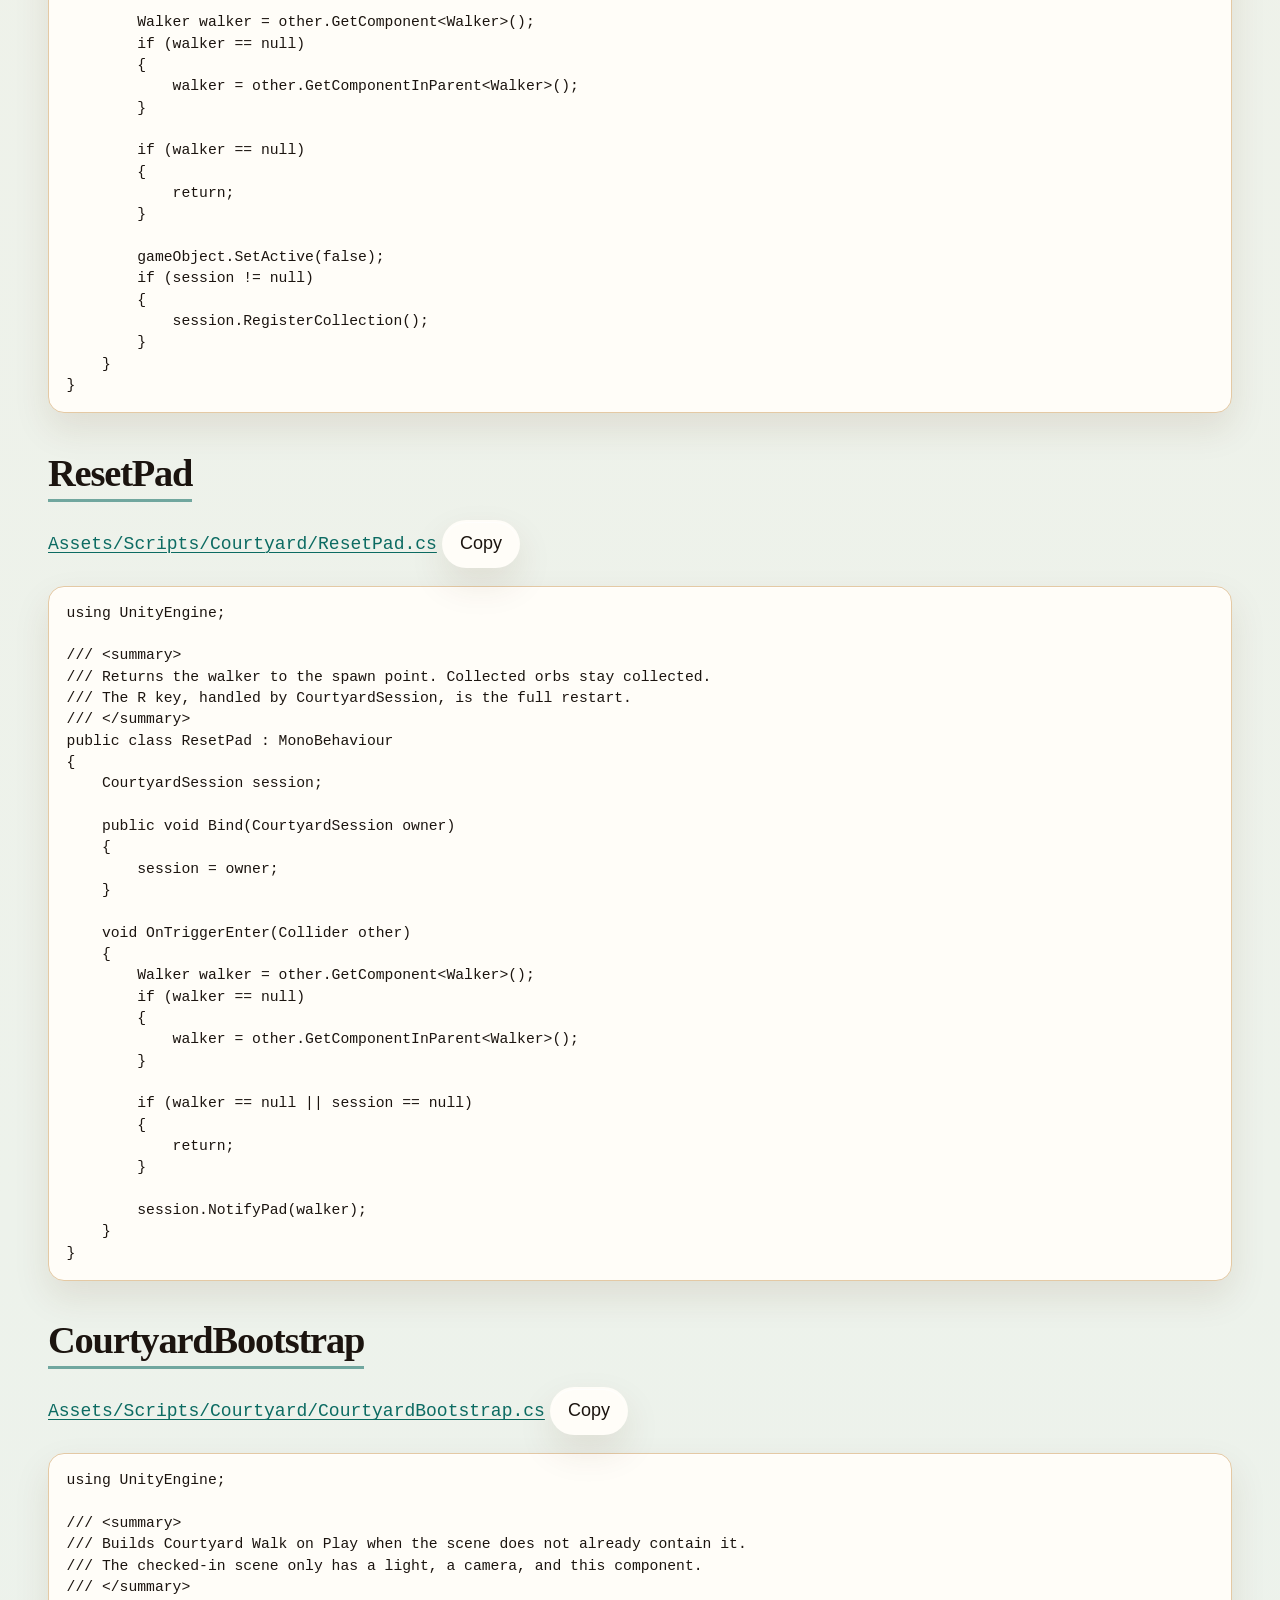
<file: source/index.html>
<!DOCTYPE html>
<html lang="en">
<head>
<meta charset="utf-8">
<meta name="viewport" content="width=device-width, initial-scale=1">
<title>Source</title>
<meta name="description" content="Unity 6 workshop portfolio by Mohammad Rohaan. Courtyard Walk is an original primitive demo. The canvas on the home page is a JavaScript concept illustration, not a Unity WebGL build.">
<link rel="icon" href="../favicon.svg" type="image/svg+xml">
<link rel="stylesheet" href="../css/site.css">
<script>
(function () {
  try {
    var q = new URLSearchParams(location.search).get("theme");
    var saved = localStorage.getItem("courtyard-theme");
    var theme = q || saved || (matchMedia("(prefers-color-scheme: dark)").matches ? "dark" : "light");
    if (theme !== "light" && theme !== "dark") theme = "light";
    document.documentElement.setAttribute("data-theme", theme);
  } catch (e) {
    document.documentElement.setAttribute("data-theme", "light");
  }
})();
</script>
</head>
<body data-root="../">
<a class="skip" href="#content">Skip to content</a>
<header class="site-header">
  <div class="wrap header-bar">
    <a class="brand" href="../index.html"><strong>Unity Work Shop</strong><span>Mohammad Rohaan</span></a>
    <button type="button" class="nav-toggle" id="nav-toggle" aria-expanded="false" aria-controls="site-nav">Menu</button>
    <button type="button" class="theme-toggle" id="theme-toggle" aria-pressed="false">Dark theme</button>
  </div>
  <div class="wrap">
    <nav class="site-nav" id="site-nav" aria-label="Primary"><a href="../index.html">Home</a><a href="../learning/index.html">Learning</a><a href="../source/index.html" aria-current="page">Source</a><a href="../project/index.html">Project</a><a href="../provenance/index.html">Provenance</a><a href="../screenshots/index.html">Screenshots</a></nav>
  </div>
</header>
<main id="content" class="wrap">
<h1>Source</h1><p>Original workshop scripts are unchanged. The courtyard scripts are the portfolio extension. Copy copies the visible text.</p>
<section id="original-root"><h2>Original root script</h2><p><a href="../notes/movement/CharacterController.cs"><code>notes/movement/CharacterController.cs</code></a> <button type="button" class="copy" data-copy="src-root">Copy</button></p><pre id="src-root"><code>using UnityEngine;

public class CharacterController : MonoBehaviour
{
    // Start is called once before the first execution of Update after the MonoBehaviour is created
    void Start()
    {
        
    }

    // Update is called once per frame
    void Update()
    {
        if (Input.GetAxis(&quot;Horizontal&quot;)&gt;-2)
        {
            transform.position += new Vector3(Input.GetAxis(&quot;Horizontal&quot;) * Time.deltaTime, 0, 0);
        }

        if (Input.GetAxis(&quot;Vertical&quot;) &gt; -2)
        {
            transform.position += new Vector3(0, 0, Input.GetAxis(&quot;Vertical&quot;) * Time.deltaTime);
        }
    }
}
</code></pre></section>
<section id="original-asset"><h2>Original asset script</h2><p><a href="../notes/movement/NewMonoBehaviourScript.cs"><code>notes/movement/NewMonoBehaviourScript.cs</code></a> <button type="button" class="copy" data-copy="src-asset">Copy</button></p><pre id="src-asset"><code>using UnityEngine;

public class NewMonoBehaviourScript : MonoBehaviour
{
    // Start is called once before the first execution of Update after the MonoBehaviour is created
    void Start()
    {
        
    }

    // Update is called once per frame
    void Update()
    {
        if(Input.GetAxis(&quot;Horizontal&quot;)&gt;-2)
        {
            transform.position = transform.position + new Vector3(Input.GetAxis(&quot;Horizontal&quot;) * Time.deltaTime, 0, 0);

        }
        
        if(Input.GetAxis(&quot;Vertical&quot;)&gt;-2)
        {
            transform.position = transform.position + new Vector3(0,0,Input.GetAxis(&quot;Vertical&quot;) * Time.deltaTime);

        }
    }
}
</code></pre></section>
<section id="walker"><h2>Walker</h2><p><a href="../Assets/Scripts/Courtyard/Walker.cs"><code>Assets/Scripts/Courtyard/Walker.cs</code></a> <button type="button" class="copy" data-copy="src-walker">Copy</button></p><pre id="src-walker"><code>using UnityEngine;

/// &lt;summary&gt;
/// Walks with the legacy Input Manager. The workshop scripts named a class
/// CharacterController and moved by writing transform.position whenever the
/// axis was greater than -2. That test is true for every real axis value, and
/// writing the position ignores colliders. This component uses the engine
/// CharacterController and the axis value itself.
/// &lt;/summary&gt;
[RequireComponent(typeof(CharacterController))]
public class Walker : MonoBehaviour
{
    public float speed = CourtyardLayout.MoveSpeed;
    public float gravity = CourtyardLayout.Gravity;
    public Vector3 spawn = CourtyardLayout.Spawn;

    CharacterController body;
    float verticalVelocity;
    bool returnPending;

    void Awake()
    {
        body = GetComponent&lt;CharacterController&gt;();
    }

    void Update()
    {
        if (returnPending)
        {
            returnPending = false;
            ApplySpawn();
        }

        float horizontal = Input.GetAxis(&quot;Horizontal&quot;);
        float vertical = Input.GetAxis(&quot;Vertical&quot;);
        Vector3 wish = new Vector3(horizontal, 0f, vertical);
        if (wish.sqrMagnitude &gt; 1f)
        {
            wish.Normalize();
        }

        if (body.isGrounded &amp;&amp; verticalVelocity &lt; 0f)
        {
            verticalVelocity = -1f;
        }

        verticalVelocity += gravity * Time.deltaTime;

        Vector3 motion = wish * speed;
        motion.y = verticalVelocity;
        body.Move(motion * Time.deltaTime);

        // Trigger messages arrive inside Move. The pad only sets a flag.
        // Teleporting here is after Move has returned.
        if (returnPending || transform.position.y &lt; -4f)
        {
            returnPending = false;
            ApplySpawn();
            return;
        }

        if (wish.sqrMagnitude &gt; 0.0001f)
        {
            Quaternion face = Quaternion.LookRotation(wish, Vector3.up);
            float turn = 1f - Mathf.Exp(-10f * Time.deltaTime);
            transform.rotation = Quaternion.Slerp(transform.rotation, face, turn);
        }
    }

    /// &lt;summary&gt;
    /// Used by the reset pad. Safe to call from OnTriggerEnter because the
    /// actual teleport waits until Move has returned.
    /// &lt;/summary&gt;
    public void RequestSpawnReturn()
    {
        returnPending = true;
    }

    /// &lt;summary&gt;
    /// Used by the R-key restart, which runs from Update and is not inside Move.
    /// &lt;/summary&gt;
    public void ApplySpawn()
    {
        if (body == null)
        {
            body = GetComponent&lt;CharacterController&gt;();
        }

        body.enabled = false;
        transform.SetPositionAndRotation(spawn, Quaternion.identity);
        body.enabled = true;
        verticalVelocity = 0f;
        returnPending = false;
    }
}
</code></pre></section>
<section id="layout"><h2>CourtyardLayout</h2><p><a href="../Assets/Scripts/Courtyard/CourtyardLayout.cs"><code>Assets/Scripts/Courtyard/CourtyardLayout.cs</code></a> <button type="button" class="copy" data-copy="src-layout">Copy</button></p><pre id="src-layout"><code>using UnityEngine;

/// &lt;summary&gt;
/// Shared sizes for Courtyard Walk. The browser concept illustration copies these
/// numbers so the ground-plane rules match. It is not a Unity build.
/// &lt;/summary&gt;
public static class CourtyardLayout
{
    public const float ArenaHalf = 12f;
    public const float WallThickness = 0.5f;
    public const float PlayerRadius = 0.5f;
    public const float MoveSpeed = 5f;
    public const float Gravity = -20f;
    public const float OrbRadius = 0.45f;
    public const float ColumnRadius = 0.6f;

    public static readonly Vector3 Spawn = new Vector3(0f, 1f, -8f);
    public static readonly Vector3 PadCenter = new Vector3(8f, 0.75f, -8f);
    public static readonly Vector3 PadScale = new Vector3(2.4f, 1.5f, 2.4f);
    public static readonly Vector3 ColumnCenter = new Vector3(3f, 1f, -4f);

    public static readonly Vector3[] Orbs =
    {
        new Vector3(-8f, 0.7f, -6f),
        new Vector3(8f, 0.7f, -4f),
        new Vector3(7f, 0.7f, 7f),
        new Vector3(-9f, 0.7f, 1f),
        new Vector3(1.5f, 0.7f, 0.5f)
    };

    public static readonly Vector3[] Blocks =
    {
        new Vector3(4f, 1f, 2f),
        new Vector3(-5f, 1f, 5f),
        new Vector3(-1f, 1f, 8f),
        new Vector3(-3.2f, 0.5f, -2f)
    };

    public static readonly Vector3[] BlockScales =
    {
        new Vector3(2f, 2f, 2f),
        new Vector3(3f, 2f, 1.6f),
        new Vector3(2f, 2f, 2f),
        new Vector3(2.2f, 1f, 2.2f)
    };
}
</code></pre></section>
<section id="build"><h2>CourtyardBuild</h2><p><a href="../Assets/Scripts/Courtyard/CourtyardBuild.cs"><code>Assets/Scripts/Courtyard/CourtyardBuild.cs</code></a> <button type="button" class="copy" data-copy="src-build">Copy</button></p><pre id="src-build"><code>using System.Collections.Generic;
using UnityEngine;

/// &lt;summary&gt;
/// Builds the courtyard from primitives. Play mode and the editor menu both call Create.
/// &lt;/summary&gt;
public static class CourtyardBuild
{
    public static GameObject Create()
    {
        GameObject root = new GameObject(&quot;CourtyardRoot&quot;);
        CourtyardSession session = root.AddComponent&lt;CourtyardSession&gt;();
        CourtyardHud hud = root.AddComponent&lt;CourtyardHud&gt;();
        hud.session = session;

        CreateGround(root.transform);
        CreateWalls(root.transform);
        CreateBlocks(root.transform);
        CreateColumn(root.transform);
        List&lt;GameObject&gt; orbs = CreateOrbs(root.transform, session);
        CreatePad(root.transform, session);
        Walker walker = CreateWalker(root.transform);
        session.Configure(walker, orbs);
        AttachCamera(walker.transform);
        TuneLight();
        return root;
    }

    static void CreateGround(Transform parent)
    {
        GameObject ground = GameObject.CreatePrimitive(PrimitiveType.Cube);
        ground.name = &quot;Ground&quot;;
        ground.transform.SetParent(parent, false);
        float span = CourtyardLayout.ArenaHalf * 2f + 1f;
        ground.transform.position = new Vector3(0f, -0.5f, 0f);
        ground.transform.localScale = new Vector3(span, 1f, span);
        Paint(ground, new Color(0.76f, 0.66f, 0.48f));
    }

    static void CreateWalls(Transform parent)
    {
        float edge = CourtyardLayout.ArenaHalf;
        float span = CourtyardLayout.ArenaHalf * 2f;
        float thick = CourtyardLayout.WallThickness;
        float height = 2.2f;
        float y = height * 0.5f;
        Wall(parent, &quot;Wall North&quot;, new Vector3(0f, y, edge), new Vector3(span, height, thick));
        Wall(parent, &quot;Wall South&quot;, new Vector3(0f, y, -edge), new Vector3(span, height, thick));
        Wall(parent, &quot;Wall East&quot;, new Vector3(edge, y, 0f), new Vector3(thick, height, span));
        Wall(parent, &quot;Wall West&quot;, new Vector3(-edge, y, 0f), new Vector3(thick, height, span));
    }

    static void Wall(Transform parent, string name, Vector3 position, Vector3 scale)
    {
        GameObject wall = GameObject.CreatePrimitive(PrimitiveType.Cube);
        wall.name = name;
        wall.transform.SetParent(parent, false);
        wall.transform.position = position;
        wall.transform.localScale = scale;
        Paint(wall, new Color(0.45f, 0.38f, 0.32f));
    }

    static void CreateBlocks(Transform parent)
    {
        for (int i = 0; i &lt; CourtyardLayout.Blocks.Length; i++)
        {
            GameObject block = GameObject.CreatePrimitive(PrimitiveType.Cube);
            block.name = &quot;Block &quot; + (i + 1);
            block.transform.SetParent(parent, false);
            block.transform.position = CourtyardLayout.Blocks[i];
            block.transform.localScale = CourtyardLayout.BlockScales[i];
            Paint(block, new Color(0.55f, 0.47f, 0.39f));
        }
    }

    static void CreateColumn(Transform parent)
    {
        GameObject column = GameObject.CreatePrimitive(PrimitiveType.Cylinder);
        column.name = &quot;Column&quot;;
        column.transform.SetParent(parent, false);
        column.transform.position = CourtyardLayout.ColumnCenter;
        column.transform.localScale = new Vector3(CourtyardLayout.ColumnRadius * 2f, 1f, CourtyardLayout.ColumnRadius * 2f);
        Paint(column, new Color(0.63f, 0.56f, 0.47f));
    }

    static List&lt;GameObject&gt; CreateOrbs(Transform parent, CourtyardSession session)
    {
        List&lt;GameObject&gt; list = new List&lt;GameObject&gt;();
        for (int i = 0; i &lt; CourtyardLayout.Orbs.Length; i++)
        {
            GameObject orb = GameObject.CreatePrimitive(PrimitiveType.Sphere);
            orb.name = &quot;Orb &quot; + (i + 1);
            orb.transform.SetParent(parent, false);
            orb.transform.position = CourtyardLayout.Orbs[i];
            orb.transform.localScale = Vector3.one * (CourtyardLayout.OrbRadius * 2f);
            SphereCollider collider = orb.GetComponent&lt;SphereCollider&gt;();
            collider.isTrigger = true;
            Rigidbody body = orb.AddComponent&lt;Rigidbody&gt;();
            body.isKinematic = true;
            body.useGravity = false;
            orb.AddComponent&lt;CollectibleOrb&gt;().Bind(session);
            Paint(orb, new Color(0.93f, 0.76f, 0.28f));
            list.Add(orb);
        }

        return list;
    }

    static void CreatePad(Transform parent, CourtyardSession session)
    {
        GameObject pad = GameObject.CreatePrimitive(PrimitiveType.Cube);
        pad.name = &quot;Reset Pad&quot;;
        pad.transform.SetParent(parent, false);
        pad.transform.position = CourtyardLayout.PadCenter;
        pad.transform.localScale = CourtyardLayout.PadScale;
        BoxCollider collider = pad.GetComponent&lt;BoxCollider&gt;();
        collider.isTrigger = true;
        Rigidbody body = pad.AddComponent&lt;Rigidbody&gt;();
        body.isKinematic = true;
        body.useGravity = false;
        pad.AddComponent&lt;ResetPad&gt;().Bind(session);
        Paint(pad, new Color(0.72f, 0.22f, 0.18f));
    }

    static Walker CreateWalker(Transform parent)
    {
        GameObject player = GameObject.CreatePrimitive(PrimitiveType.Capsule);
        player.name = &quot;Walker&quot;;
        player.transform.SetParent(parent, false);
        player.transform.position = CourtyardLayout.Spawn;
        // The primitive brings its own capsule collider. Destroy it immediately.
        // Waiting until end of frame would leave two colliders on the walker.
        CapsuleCollider primitiveCollider = player.GetComponent&lt;CapsuleCollider&gt;();
        if (primitiveCollider != null)
        {
            Object.DestroyImmediate(primitiveCollider);
        }
        CharacterController controller = player.AddComponent&lt;CharacterController&gt;();
        controller.height = 2f;
        controller.radius = CourtyardLayout.PlayerRadius;
        controller.center = Vector3.zero;
        controller.stepOffset = 0.3f;
        Paint(player, new Color(0.1f, 0.42f, 0.44f));
        return player.AddComponent&lt;Walker&gt;();
    }

    static void AttachCamera(Transform target)
    {
        Camera camera = Camera.main;
        if (camera == null)
        {
            GameObject cameraObject = new GameObject(&quot;Main Camera&quot;);
            cameraObject.tag = &quot;MainCamera&quot;;
            camera = cameraObject.AddComponent&lt;Camera&gt;();
            cameraObject.AddComponent&lt;AudioListener&gt;();
        }

        camera.clearFlags = CameraClearFlags.SolidColor;
        camera.backgroundColor = new Color(0.62f, 0.74f, 0.82f);
        FollowCamera follow = camera.GetComponent&lt;FollowCamera&gt;();
        if (follow == null)
        {
            follow = camera.gameObject.AddComponent&lt;FollowCamera&gt;();
        }

        follow.target = target;
        camera.transform.position = target.position + follow.offset;
        camera.transform.LookAt(target.position + Vector3.up * 1.2f);
    }

    static void TuneLight()
    {
        Light sun = Object.FindAnyObjectByType&lt;Light&gt;();
        if (sun == null)
        {
            GameObject lightObject = new GameObject(&quot;Directional Light&quot;);
            sun = lightObject.AddComponent&lt;Light&gt;();
            sun.type = LightType.Directional;
            lightObject.transform.rotation = Quaternion.Euler(50f, -30f, 0f);
        }

        sun.color = new Color(1f, 0.95f, 0.84f);
        sun.intensity = 1.15f;
        sun.shadows = LightShadows.Soft;
    }

    static void Paint(GameObject target, Color color)
    {
        Renderer renderer = target.GetComponent&lt;Renderer&gt;();
        if (renderer == null)
        {
            return;
        }

        Material material = renderer.material;
        if (material.HasProperty(&quot;_Color&quot;))
        {
            material.color = color;
        }

        if (material.HasProperty(&quot;_BaseColor&quot;))
        {
            material.SetColor(&quot;_BaseColor&quot;, color);
        }
    }

}
</code></pre></section>
<section id="session"><h2>CourtyardSession</h2><p><a href="../Assets/Scripts/Courtyard/CourtyardSession.cs"><code>Assets/Scripts/Courtyard/CourtyardSession.cs</code></a> <button type="button" class="copy" data-copy="src-session">Copy</button></p><pre id="src-session"><code>using System.Collections.Generic;
using UnityEngine;

/// &lt;summary&gt;
/// Score and restart state for one walk of the courtyard.
/// &lt;/summary&gt;
public class CourtyardSession : MonoBehaviour
{
    public int collected;
    public int total;
    public string status = &quot;Walk the courtyard and touch every orb.&quot;;
    public bool cleared;

    readonly List&lt;GameObject&gt; orbs = new List&lt;GameObject&gt;();
    Walker walker;

    public void Configure(Walker player, List&lt;GameObject&gt; orbObjects)
    {
        walker = player;
        orbs.Clear();
        orbs.AddRange(orbObjects);
        total = orbs.Count;
        collected = 0;
        cleared = false;
        status = &quot;Walk the courtyard and touch every orb.&quot;;
    }

    void Update()
    {
        if (Input.GetKeyDown(KeyCode.R))
        {
            Restart();
        }
    }

    public void RegisterCollection()
    {
        collected = Mathf.Clamp(collected + 1, 0, total);
        if (total &gt; 0 &amp;&amp; collected &gt;= total)
        {
            cleared = true;
            status = &quot;Courtyard clear. Press R to walk it again.&quot;;
        }
        else
        {
            status = &quot;Orb collected.&quot;;
        }
    }

    public void NotifyPad(Walker who)
    {
        who.RequestSpawnReturn();
        if (cleared)
        {
            status = &quot;Courtyard clear. The pad only returns you to the start.&quot;;
        }
        else
        {
            status = &quot;Reset pad. Orbs you already took stay taken.&quot;;
        }
    }

    public void Restart()
    {
        collected = 0;
        cleared = false;
        status = &quot;Restarted. The orbs are back.&quot;;
        for (int i = 0; i &lt; orbs.Count; i++)
        {
            if (orbs[i] != null)
            {
                orbs[i].SetActive(true);
            }
        }

        if (walker != null)
        {
            walker.ApplySpawn();
        }
    }
}
</code></pre></section>
<section id="hud"><h2>CourtyardHud</h2><p><a href="../Assets/Scripts/Courtyard/CourtyardHud.cs"><code>Assets/Scripts/Courtyard/CourtyardHud.cs</code></a> <button type="button" class="copy" data-copy="src-hud">Copy</button></p><pre id="src-hud"><code>using UnityEngine;

/// &lt;summary&gt;
/// Immediate-mode HUD. It uses the built-in IMGUI module so the scene does not
/// need a Canvas, a font asset, or TextMeshPro.
/// &lt;/summary&gt;
public class CourtyardHud : MonoBehaviour
{
    public CourtyardSession session;

    void OnGUI()
    {
        if (session == null)
        {
            return;
        }

        float scale = Mathf.Max(1f, Screen.height / 900f);
        Matrix4x4 previous = GUI.matrix;
        GUI.matrix = Matrix4x4.TRS(Vector3.zero, Quaternion.identity, new Vector3(scale, scale, 1f));

        float width = Mathf.Min(540f, (Screen.width / scale) - 32f);
        GUIStyle title = new GUIStyle(GUI.skin.label);
        title.fontSize = 28;
        title.fontStyle = FontStyle.Bold;
        title.normal.textColor = Color.white;
        title.wordWrap = true;

        GUIStyle body = new GUIStyle(GUI.skin.label);
        body.fontSize = 20;
        body.wordWrap = true;
        body.normal.textColor = new Color(0.97f, 0.94f, 0.88f);

        Color previousColor = GUI.color;
        GUI.color = new Color(0.11f, 0.09f, 0.08f, 0.86f);
        GUI.Box(new Rect(16f, 16f, width, 230f), GUIContent.none);
        GUI.color = previousColor;

        float x = 32f;
        float y = 28f;
        GUI.Label(new Rect(x, y, width - 32f, 40f), &quot;Courtyard Walk&quot;, title);
        y += 44f;
        GUI.Label(new Rect(x, y, width - 32f, 32f), &quot;Orbs &quot; + session.collected + &quot; / &quot; + session.total, body);
        y += 34f;
        GUI.Label(new Rect(x, y, width - 32f, 72f), session.status, body);
        y += 74f;
        GUI.Label(new Rect(x, y, width - 32f, 64f), &quot;WASD or arrow keys. The red pad returns you to the start. R restarts.&quot;, body);

        GUI.matrix = previous;
    }
}
</code></pre></section>
<section id="camera"><h2>FollowCamera</h2><p><a href="../Assets/Scripts/Courtyard/FollowCamera.cs"><code>Assets/Scripts/Courtyard/FollowCamera.cs</code></a> <button type="button" class="copy" data-copy="src-camera">Copy</button></p><pre id="src-camera"><code>using UnityEngine;

/// &lt;summary&gt;
/// Runs in LateUpdate so the camera follows the walker after Update has moved it.
/// LateUpdate still runs every frame. It is not a one-shot timer.
/// &lt;/summary&gt;
public class FollowCamera : MonoBehaviour
{
    public Transform target;
    public Vector3 offset = new Vector3(0f, 7.5f, -9f);
    public float followSharpness = 6f;

    void LateUpdate()
    {
        if (target == null)
        {
            return;
        }

        Vector3 desired = target.position + offset;
        float blend = 1f - Mathf.Exp(-followSharpness * Time.deltaTime);
        transform.position = Vector3.Lerp(transform.position, desired, blend);
        transform.LookAt(target.position + Vector3.up * 1.2f);
    }
}
</code></pre></section>
<section id="orb"><h2>CollectibleOrb</h2><p><a href="../Assets/Scripts/Courtyard/CollectibleOrb.cs"><code>Assets/Scripts/Courtyard/CollectibleOrb.cs</code></a> <button type="button" class="copy" data-copy="src-orb">Copy</button></p><pre id="src-orb"><code>using UnityEngine;

/// &lt;summary&gt;
/// Trigger orb. A kinematic Rigidbody is required so Unity sends OnTriggerEnter
/// when a CharacterController moves into the trigger.
/// &lt;/summary&gt;
public class CollectibleOrb : MonoBehaviour
{
    CourtyardSession session;

    public void Bind(CourtyardSession owner)
    {
        session = owner;
    }

    void OnTriggerEnter(Collider other)
    {
        if (!isActiveAndEnabled)
        {
            return;
        }

        Walker walker = other.GetComponent&lt;Walker&gt;();
        if (walker == null)
        {
            walker = other.GetComponentInParent&lt;Walker&gt;();
        }

        if (walker == null)
        {
            return;
        }

        gameObject.SetActive(false);
        if (session != null)
        {
            session.RegisterCollection();
        }
    }
}
</code></pre></section>
<section id="pad"><h2>ResetPad</h2><p><a href="../Assets/Scripts/Courtyard/ResetPad.cs"><code>Assets/Scripts/Courtyard/ResetPad.cs</code></a> <button type="button" class="copy" data-copy="src-pad">Copy</button></p><pre id="src-pad"><code>using UnityEngine;

/// &lt;summary&gt;
/// Returns the walker to the spawn point. Collected orbs stay collected.
/// The R key, handled by CourtyardSession, is the full restart.
/// &lt;/summary&gt;
public class ResetPad : MonoBehaviour
{
    CourtyardSession session;

    public void Bind(CourtyardSession owner)
    {
        session = owner;
    }

    void OnTriggerEnter(Collider other)
    {
        Walker walker = other.GetComponent&lt;Walker&gt;();
        if (walker == null)
        {
            walker = other.GetComponentInParent&lt;Walker&gt;();
        }

        if (walker == null || session == null)
        {
            return;
        }

        session.NotifyPad(walker);
    }
}
</code></pre></section>
<section id="bootstrap"><h2>CourtyardBootstrap</h2><p><a href="../Assets/Scripts/Courtyard/CourtyardBootstrap.cs"><code>Assets/Scripts/Courtyard/CourtyardBootstrap.cs</code></a> <button type="button" class="copy" data-copy="src-boot">Copy</button></p><pre id="src-boot"><code>using UnityEngine;

/// &lt;summary&gt;
/// Builds Courtyard Walk on Play when the scene does not already contain it.
/// The checked-in scene only has a light, a camera, and this component.
/// &lt;/summary&gt;
public class CourtyardBootstrap : MonoBehaviour
{
    void Awake()
    {
        if (GameObject.Find(&quot;CourtyardRoot&quot;) != null)
        {
            return;
        }

        CourtyardBuild.Create();
    }
}
</code></pre></section>
<section id="editor"><h2>Editor scene builder</h2><p><a href="../Assets/Editor/CourtyardSceneBuilder.cs"><code>Assets/Editor/CourtyardSceneBuilder.cs</code></a> <button type="button" class="copy" data-copy="src-editor">Copy</button></p><pre id="src-editor"><code>using UnityEditor;
using UnityEditor.SceneManagement;
using UnityEngine;

/// &lt;summary&gt;
/// Bakes the same primitives the play-mode bootstrap creates, then saves the scene.
/// Play already works without this menu. Use it when you want the hierarchy visible
/// before entering Play mode.
/// &lt;/summary&gt;
public static class CourtyardSceneBuilder
{
    const string ScenePath = &quot;Assets/Scenes/CourtyardWalk.unity&quot;;

    [MenuItem(&quot;Workshop/Build Courtyard Walk Scene&quot;)]
    public static void BuildAndSave()
    {
        EditorSceneManager.OpenScene(ScenePath, OpenSceneMode.Single);
        GameObject existing = GameObject.Find(&quot;CourtyardRoot&quot;);
        if (existing != null)
        {
            Object.DestroyImmediate(existing);
        }

        CourtyardBuild.Create();
        EditorSceneManager.MarkSceneDirty(EditorSceneManager.GetActiveScene());
        EditorSceneManager.SaveScene(EditorSceneManager.GetActiveScene(), ScenePath);
        Debug.Log(&quot;Saved Courtyard Walk to &quot; + ScenePath);
    }
}
</code></pre></section>

<section id="find">
  <h2>Find a note or a script</h2>
  <form class="search-panel" role="search" onsubmit="return false">
    <label for="search">Search notes, source, and project pages</label>
    <input id="search" type="search" name="q" placeholder="Try collision, LateUpdate, or Walker" autocomplete="off">
    <div class="chips" role="group" aria-label="Filter by kind"><button type="button" class="chip" data-kind="All" aria-pressed="true">All</button><button type="button" class="chip" data-kind="Learning" aria-pressed="false">Learning</button><button type="button" class="chip" data-kind="Source" aria-pressed="false">Source</button><button type="button" class="chip" data-kind="Project" aria-pressed="false">Project</button><button type="button" class="chip" data-kind="Notes" aria-pressed="false">Notes</button></div>
  </form>
  <ul class="result-list" id="search-results"></ul>
</section>

</main>
<footer class="site-footer" id="colophon">
  <div class="wrap">
    <p><strong>Mohammad Rohaan</strong> · BS Computer Science, FAST-NUCES · <a href="https://github.com/rohaan2802">github.com/rohaan2802</a></p>
    <p>Roll 22I-2327. Courtyard Walk and these notes are the portfolio. Third-party workshop files are not in this tree.</p>
  </div>
</footer>
<a class="back-top" id="back-to-top" href="#content" aria-label="Back to top" aria-hidden="true" tabindex="-1">Top</a>
<script src="../js/site.js"></script>
</body>
</html>
</file>
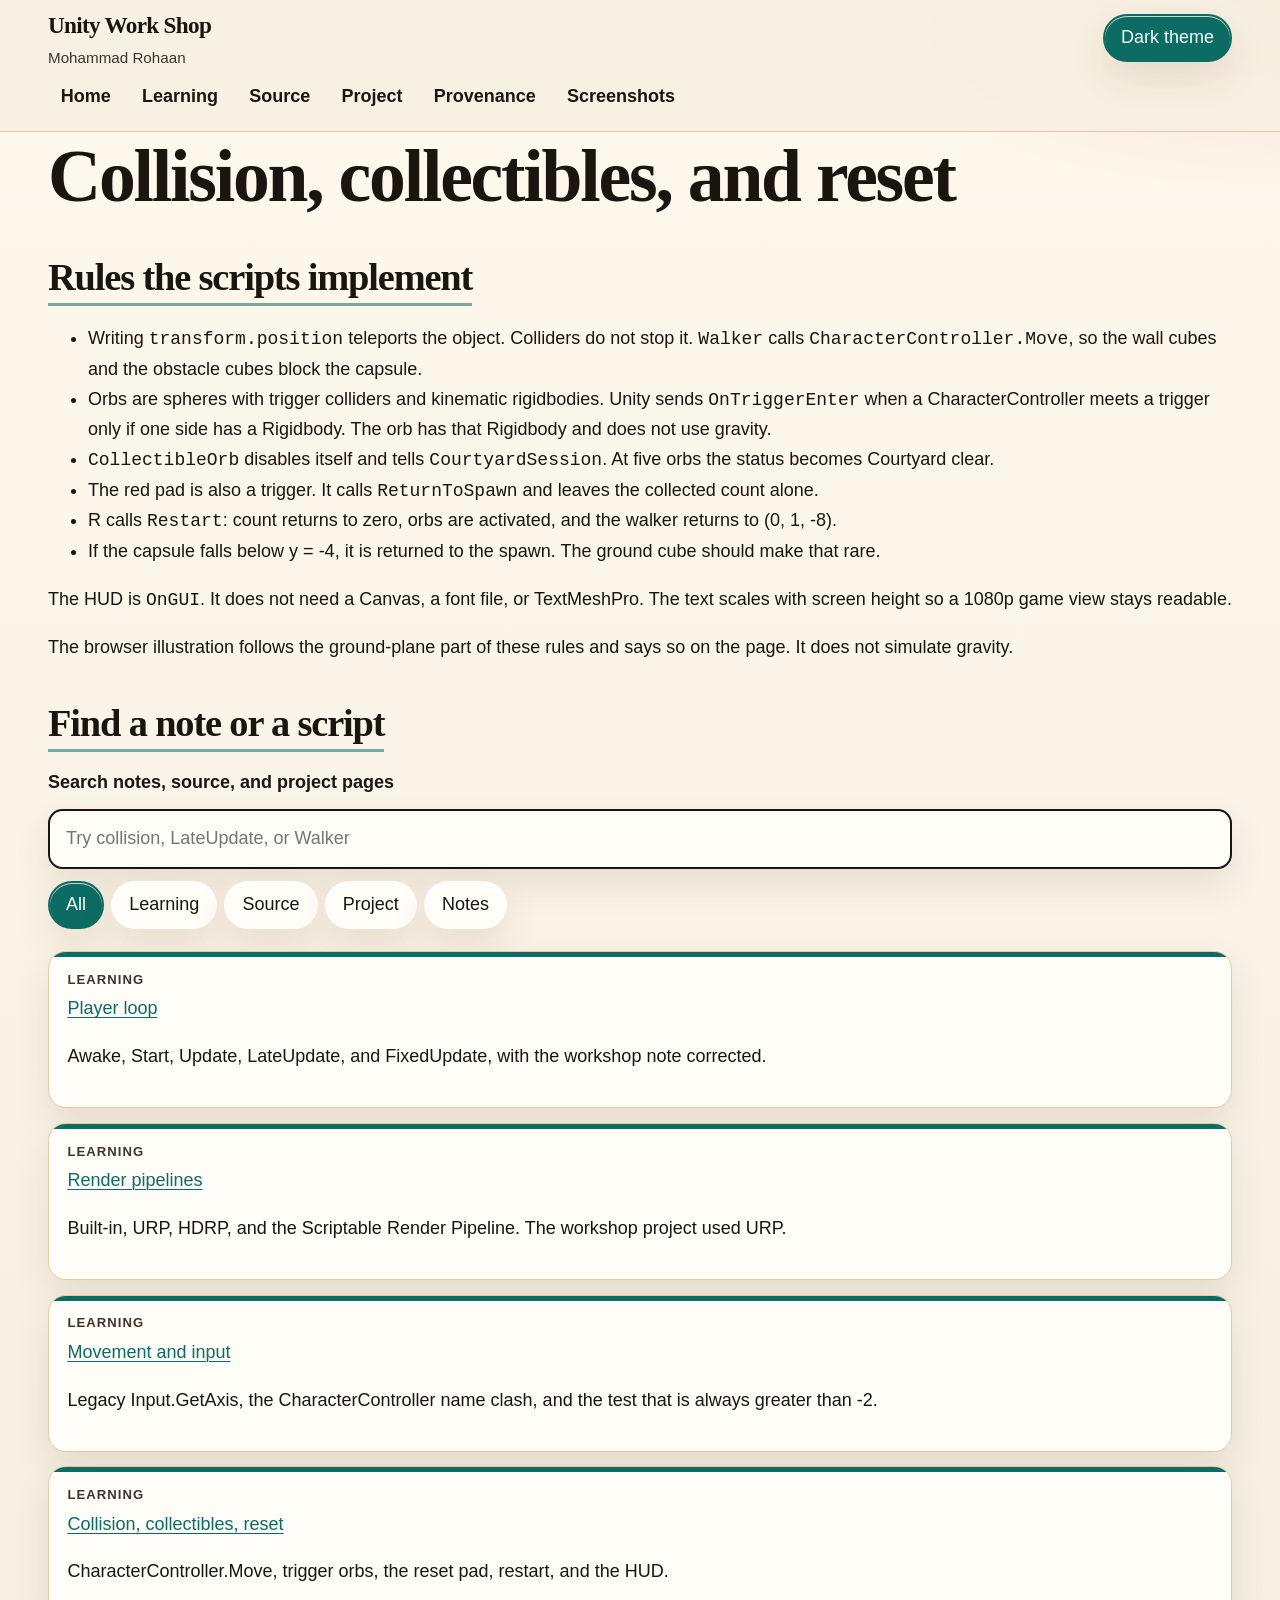
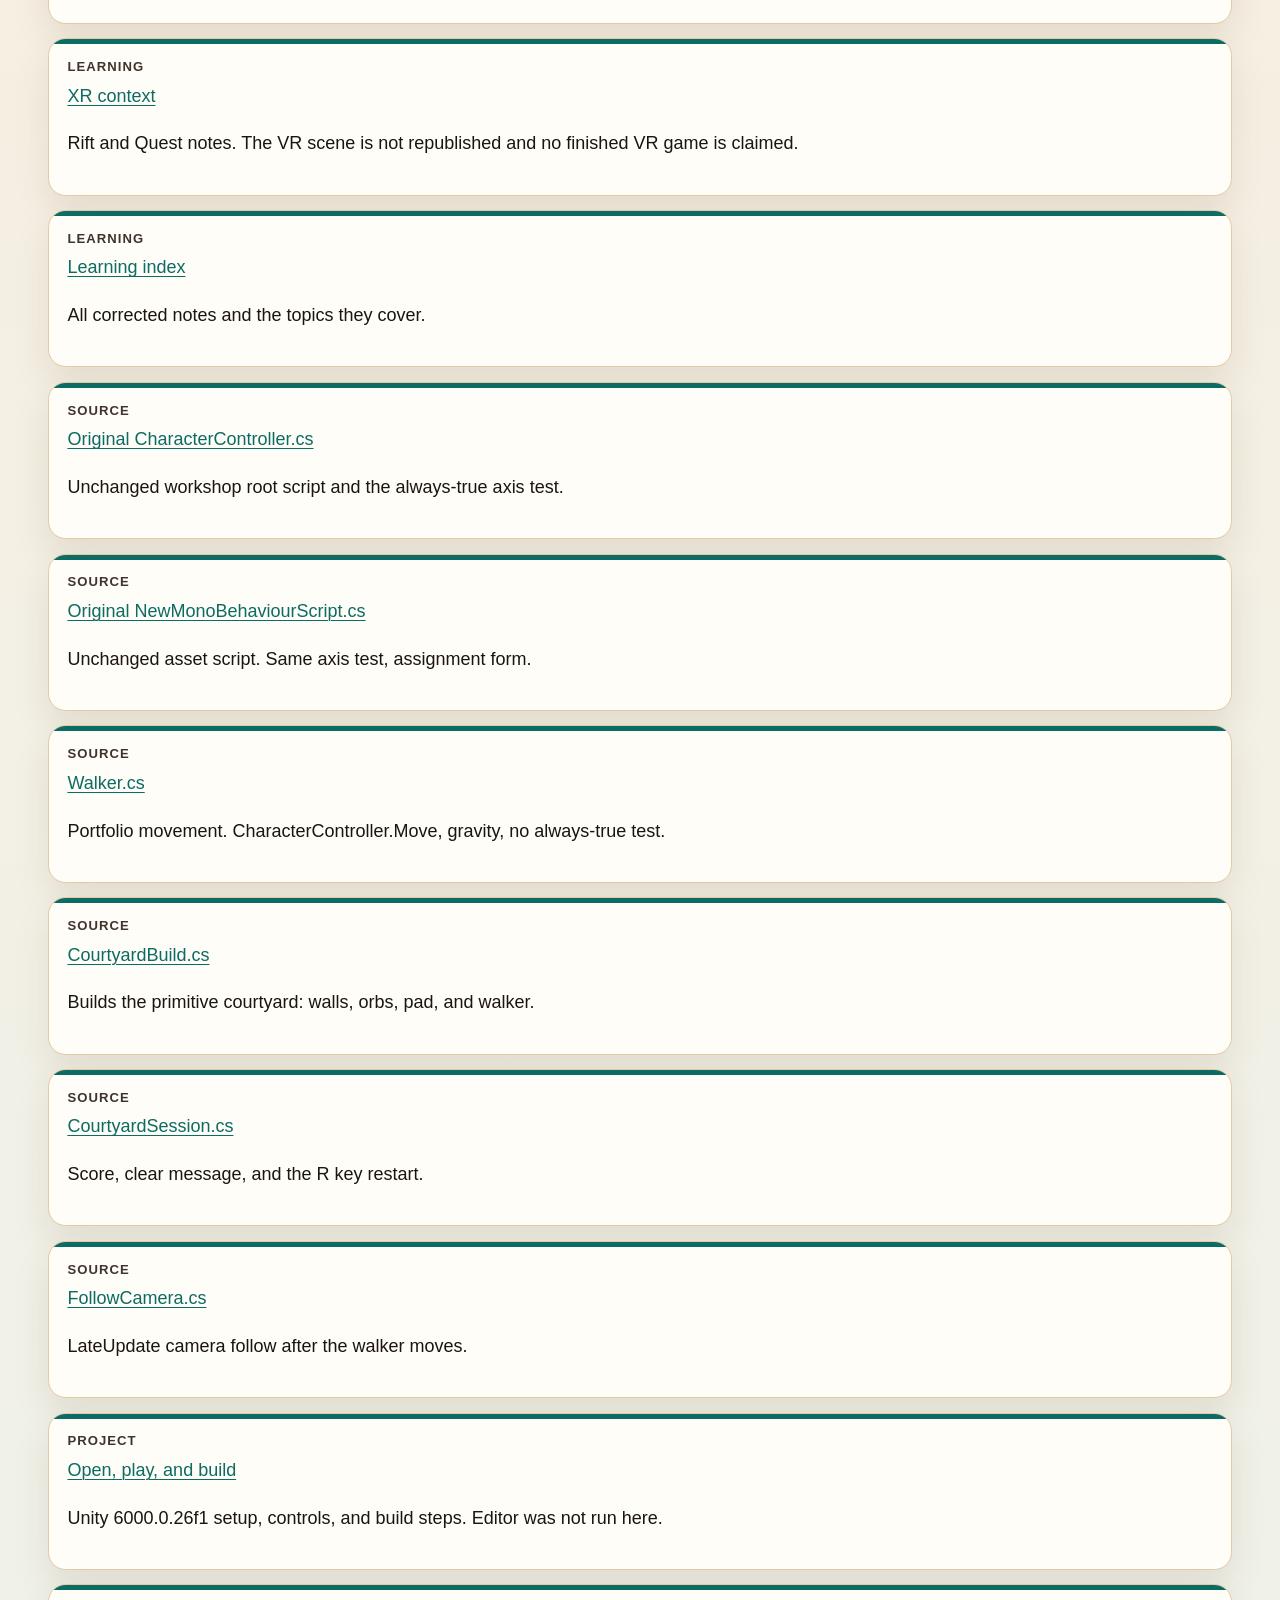
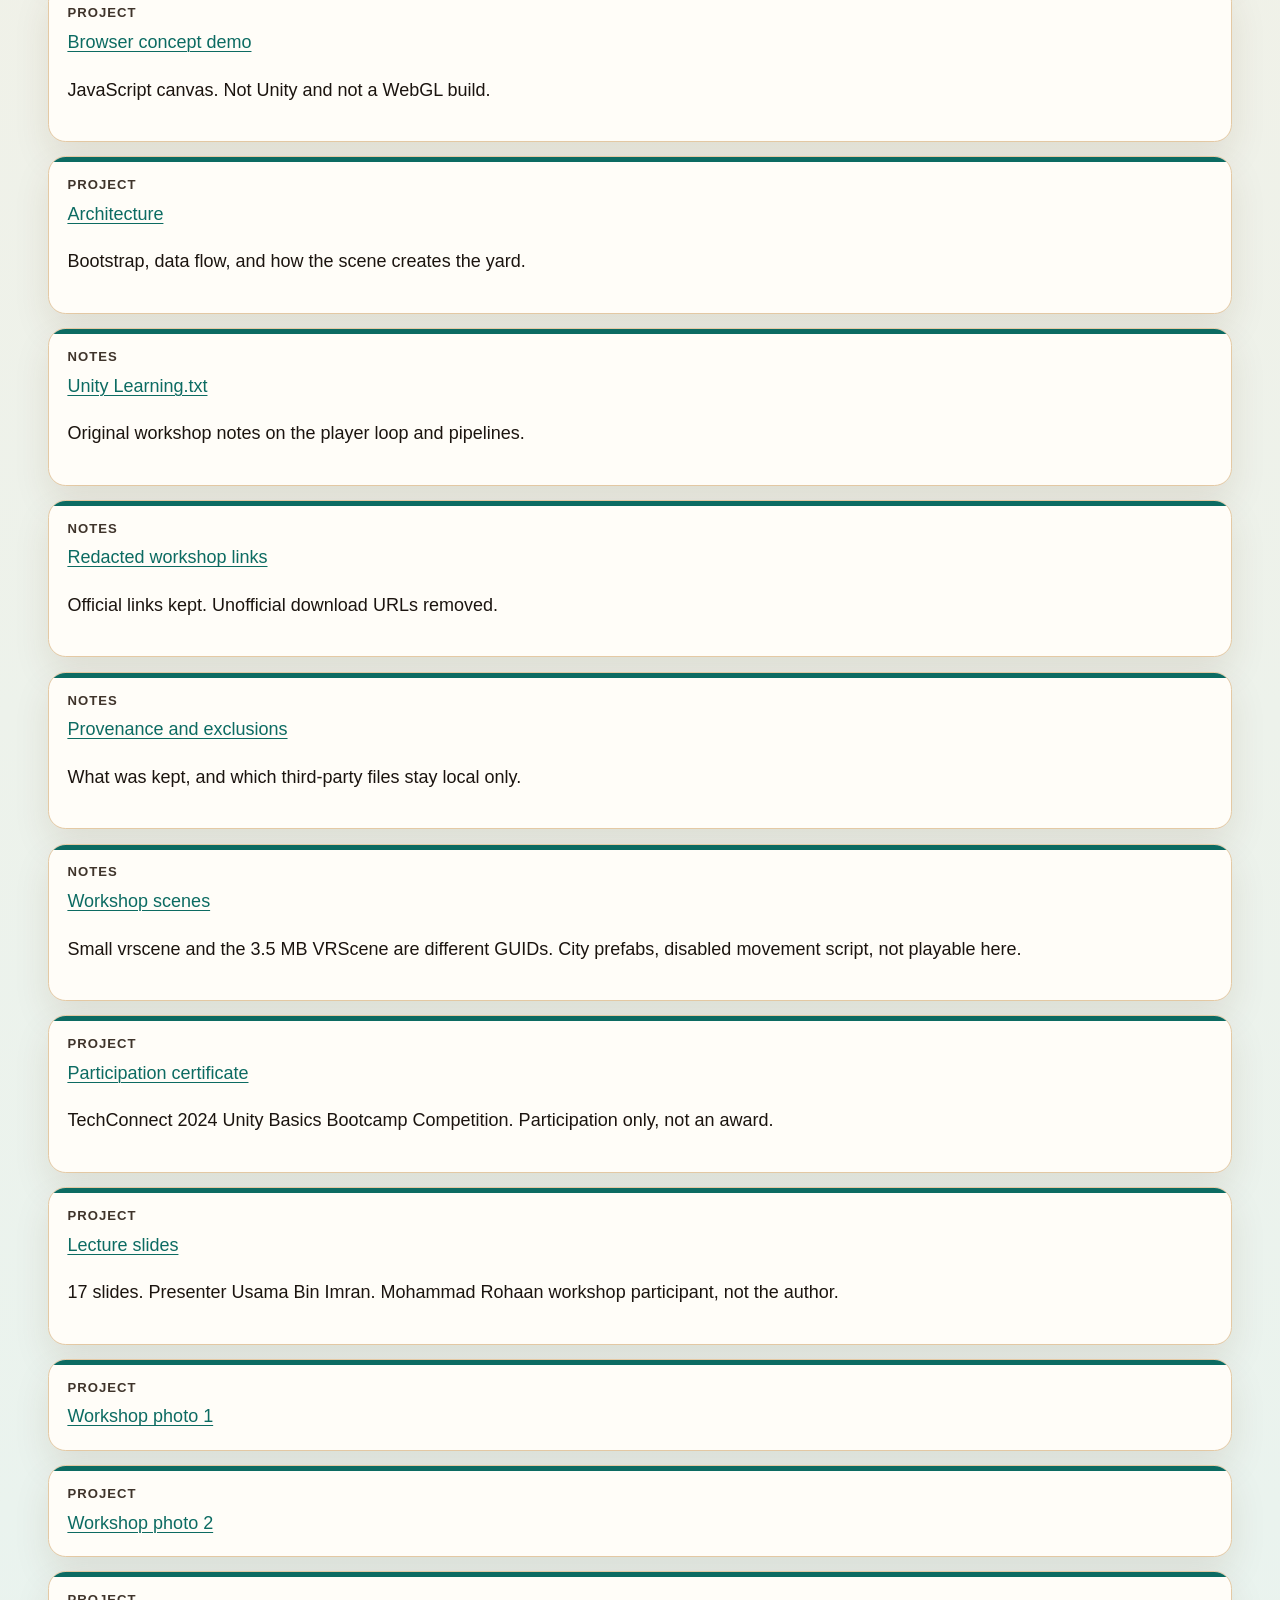
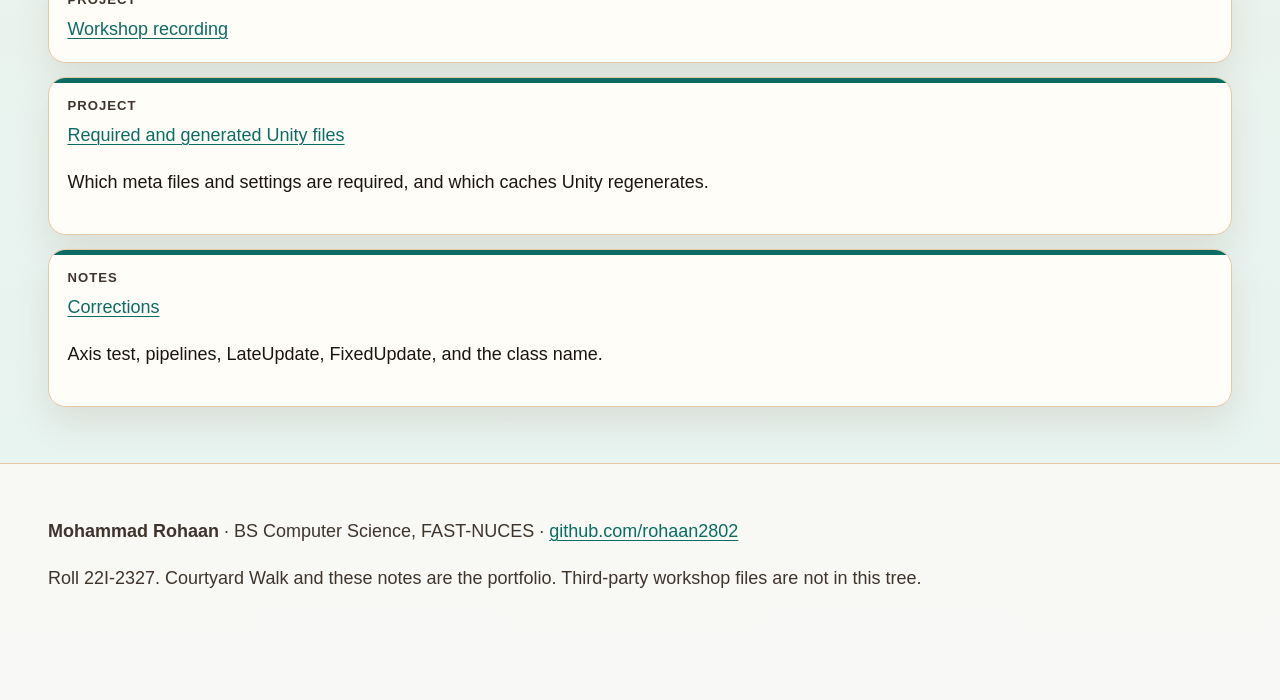
<file: learning/collision-collectibles-reset.html>
<!DOCTYPE html>
<html lang="en">
<head>
<meta charset="utf-8">
<meta name="viewport" content="width=device-width, initial-scale=1">
<title>Collision, collectibles, and reset</title>
<meta name="description" content="Unity 6 workshop portfolio by Mohammad Rohaan. Courtyard Walk is an original primitive demo. The canvas on the home page is a JavaScript concept illustration, not a Unity WebGL build.">
<link rel="icon" href="../favicon.svg" type="image/svg+xml">
<link rel="stylesheet" href="../css/site.css">
<script>
(function () {
  try {
    var q = new URLSearchParams(location.search).get("theme");
    var saved = localStorage.getItem("courtyard-theme");
    var theme = q || saved || (matchMedia("(prefers-color-scheme: dark)").matches ? "dark" : "light");
    if (theme !== "light" && theme !== "dark") theme = "light";
    document.documentElement.setAttribute("data-theme", theme);
  } catch (e) {
    document.documentElement.setAttribute("data-theme", "light");
  }
})();
</script>
</head>
<body data-root="../">
<a class="skip" href="#content">Skip to content</a>
<header class="site-header">
  <div class="wrap header-bar">
    <a class="brand" href="../index.html"><strong>Unity Work Shop</strong><span>Mohammad Rohaan</span></a>
    <button type="button" class="nav-toggle" id="nav-toggle" aria-expanded="false" aria-controls="site-nav">Menu</button>
    <button type="button" class="theme-toggle" id="theme-toggle" aria-pressed="false">Dark theme</button>
  </div>
  <div class="wrap">
    <nav class="site-nav" id="site-nav" aria-label="Primary"><a href="../index.html">Home</a><a href="../learning/index.html">Learning</a><a href="../source/index.html">Source</a><a href="../project/index.html">Project</a><a href="../provenance/index.html">Provenance</a><a href="../screenshots/index.html">Screenshots</a></nav>
  </div>
</header>
<main id="content" class="wrap">

<h1>Collision, collectibles, and reset</h1>
<section id="rules">
  <h2>Rules the scripts implement</h2>
  <ul>
    <li>Writing <code>transform.position</code> teleports the object. Colliders do not stop it. <code>Walker</code> calls <code>CharacterController.Move</code>, so the wall cubes and the obstacle cubes block the capsule.</li>
    <li>Orbs are spheres with trigger colliders and kinematic rigidbodies. Unity sends <code>OnTriggerEnter</code> when a CharacterController meets a trigger only if one side has a Rigidbody. The orb has that Rigidbody and does not use gravity.</li>
    <li><code>CollectibleOrb</code> disables itself and tells <code>CourtyardSession</code>. At five orbs the status becomes Courtyard clear.</li>
    <li>The red pad is also a trigger. It calls <code>ReturnToSpawn</code> and leaves the collected count alone.</li>
    <li>R calls <code>Restart</code>: count returns to zero, orbs are activated, and the walker returns to (0, 1, -8).</li>
    <li>If the capsule falls below y = -4, it is returned to the spawn. The ground cube should make that rare.</li>
  </ul>
  <p>The HUD is <code>OnGUI</code>. It does not need a Canvas, a font file, or TextMeshPro. The text scales with screen height so a 1080p game view stays readable.</p>
  <p>The browser illustration follows the ground-plane part of these rules and says so on the page. It does not simulate gravity.</p>
</section>

<section id="find">
  <h2>Find a note or a script</h2>
  <form class="search-panel" role="search" onsubmit="return false">
    <label for="search">Search notes, source, and project pages</label>
    <input id="search" type="search" name="q" placeholder="Try collision, LateUpdate, or Walker" autocomplete="off">
    <div class="chips" role="group" aria-label="Filter by kind"><button type="button" class="chip" data-kind="All" aria-pressed="true">All</button><button type="button" class="chip" data-kind="Learning" aria-pressed="false">Learning</button><button type="button" class="chip" data-kind="Source" aria-pressed="false">Source</button><button type="button" class="chip" data-kind="Project" aria-pressed="false">Project</button><button type="button" class="chip" data-kind="Notes" aria-pressed="false">Notes</button></div>
  </form>
  <ul class="result-list" id="search-results"></ul>
</section>

</main>
<footer class="site-footer" id="colophon">
  <div class="wrap">
    <p><strong>Mohammad Rohaan</strong> · BS Computer Science, FAST-NUCES · <a href="https://github.com/rohaan2802">github.com/rohaan2802</a></p>
    <p>Roll 22I-2327. Courtyard Walk and these notes are the portfolio. Third-party workshop files are not in this tree.</p>
  </div>
</footer>
<a class="back-top" id="back-to-top" href="#content" aria-label="Back to top" aria-hidden="true" tabindex="-1">Top</a>
<script src="../js/site.js"></script>
</body>
</html>
</file>
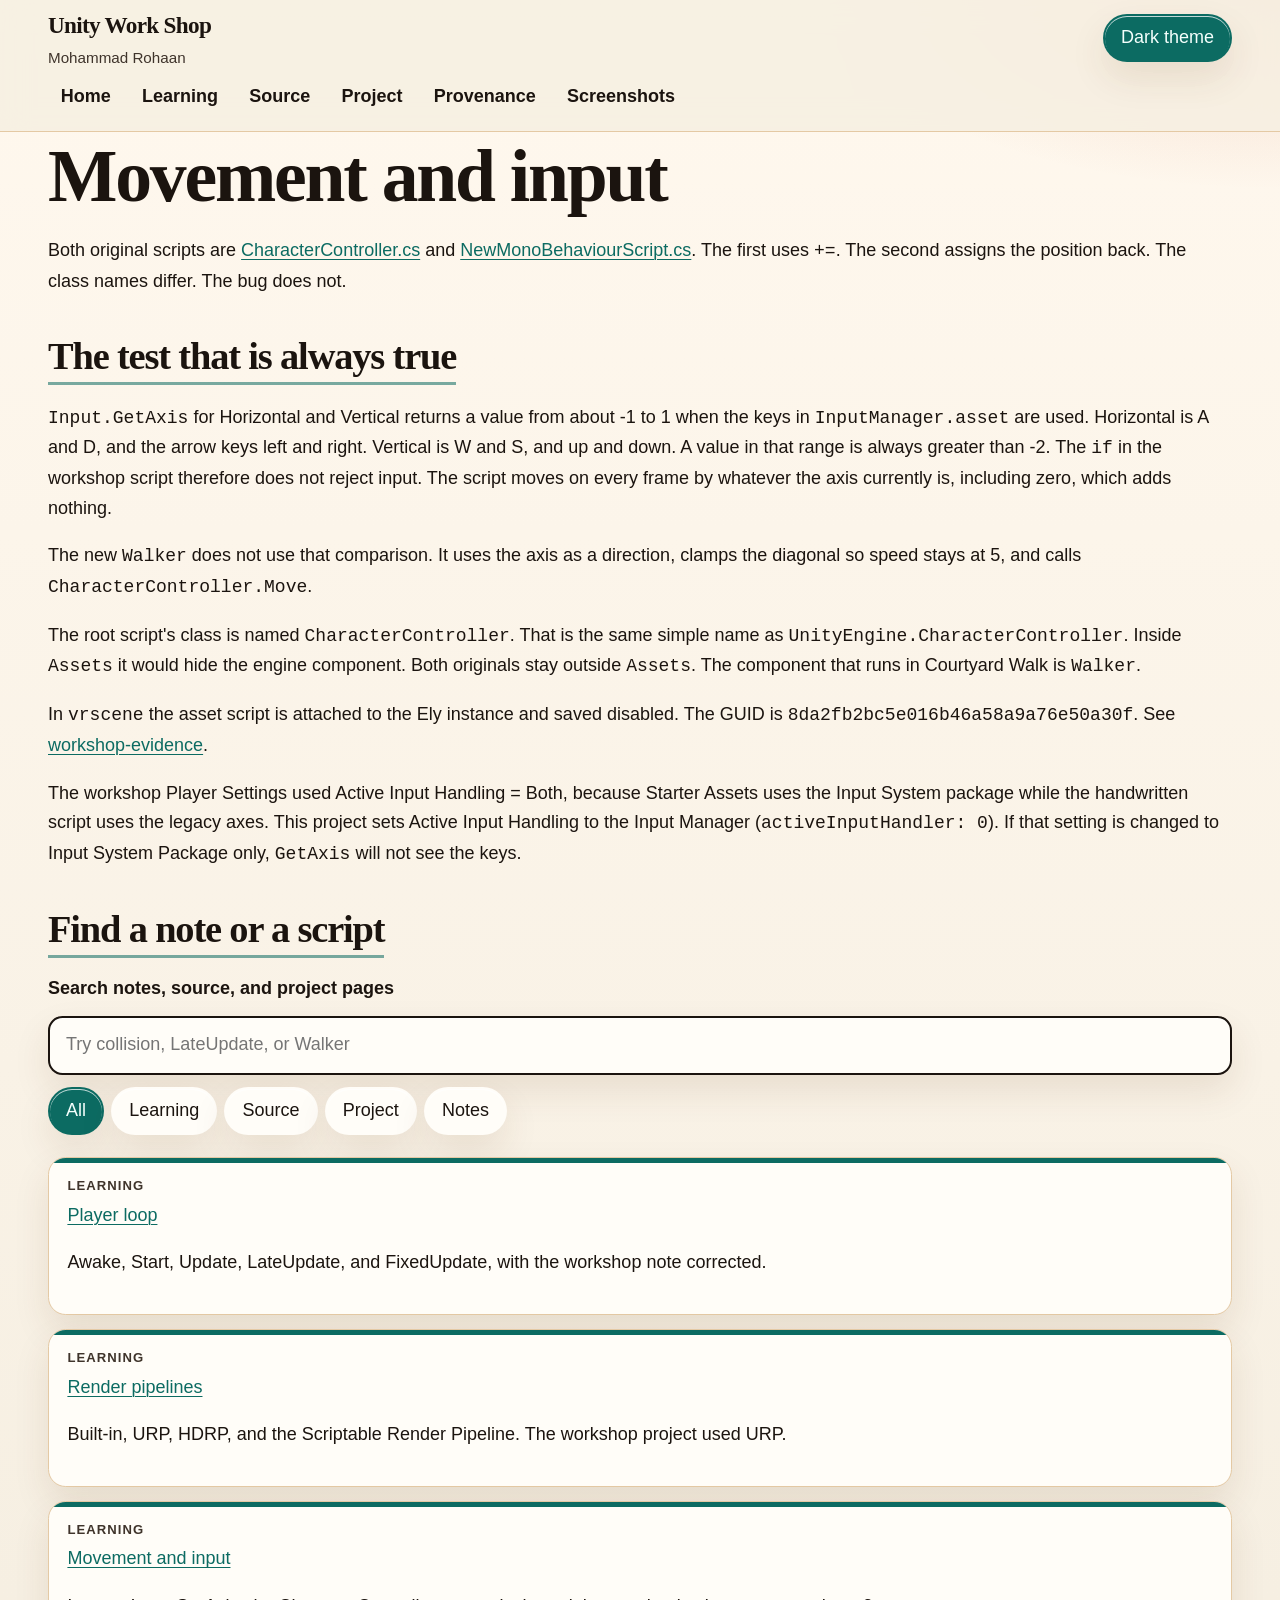
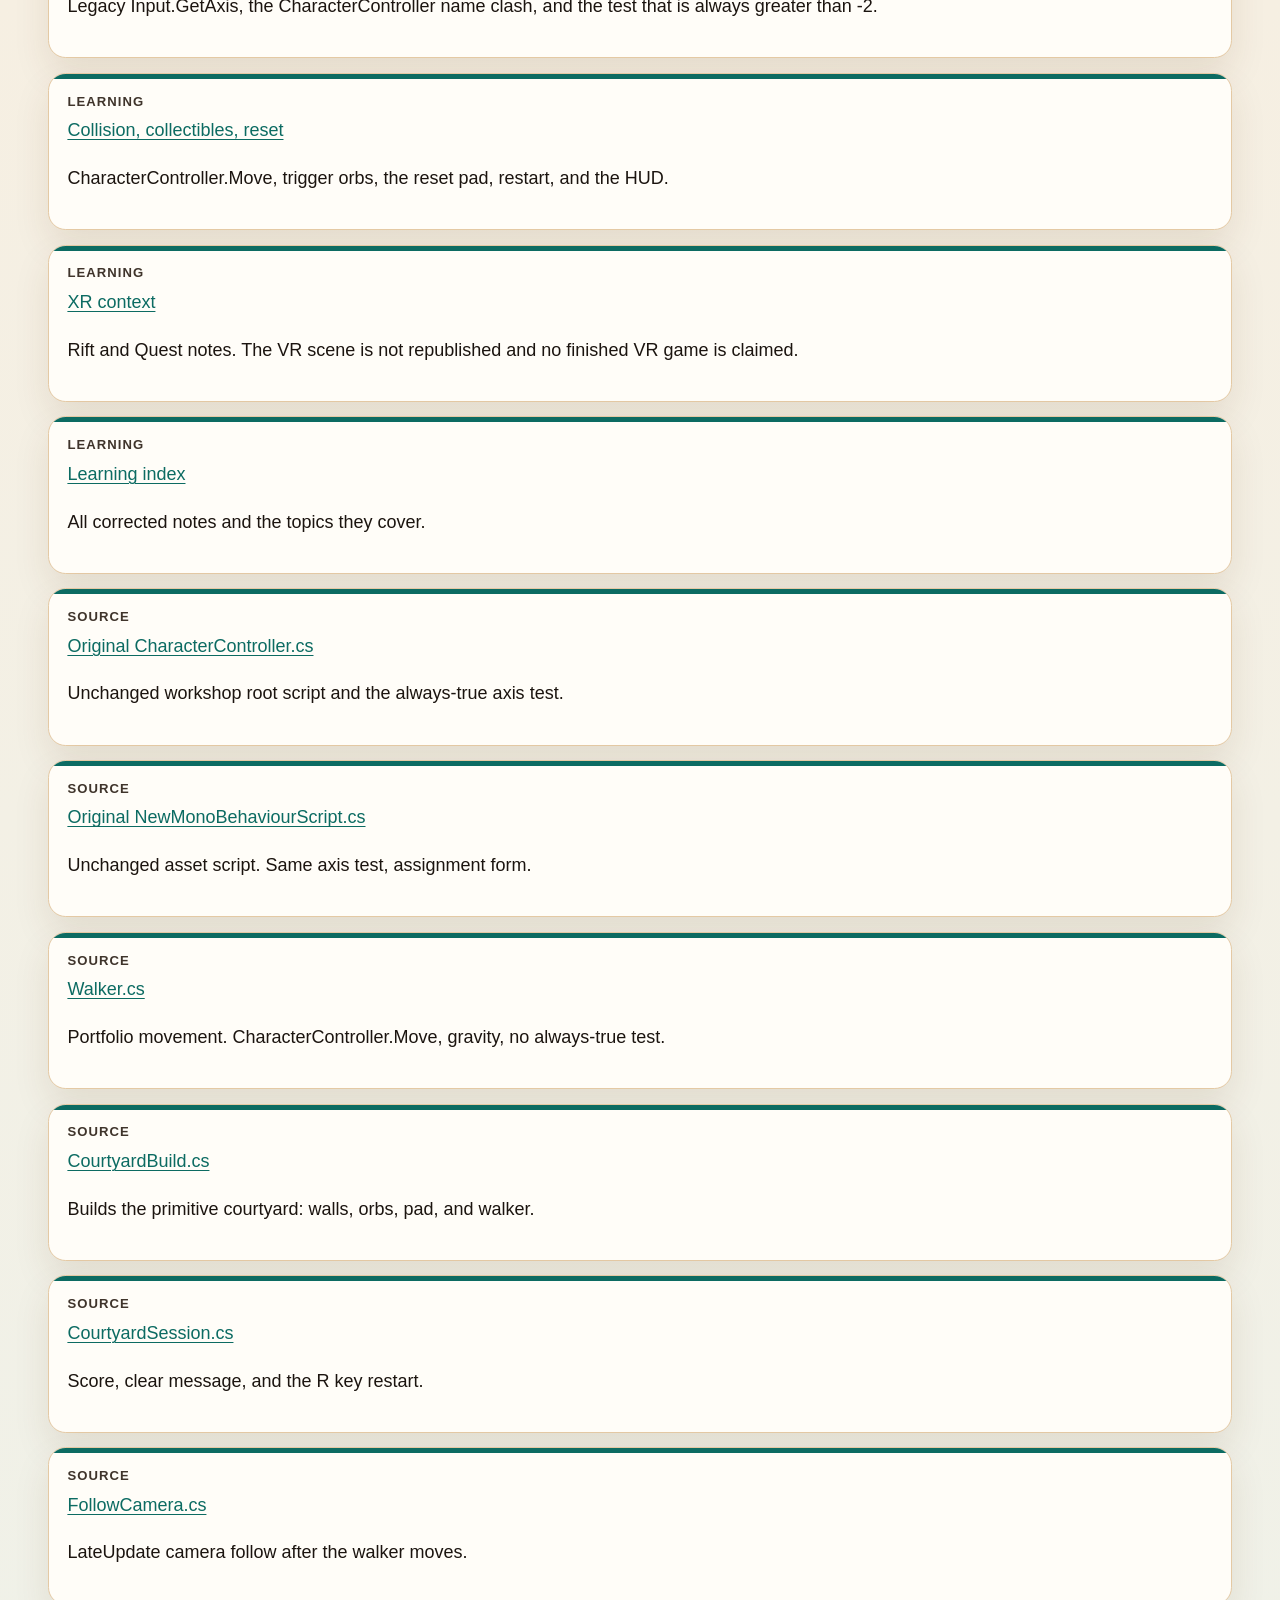
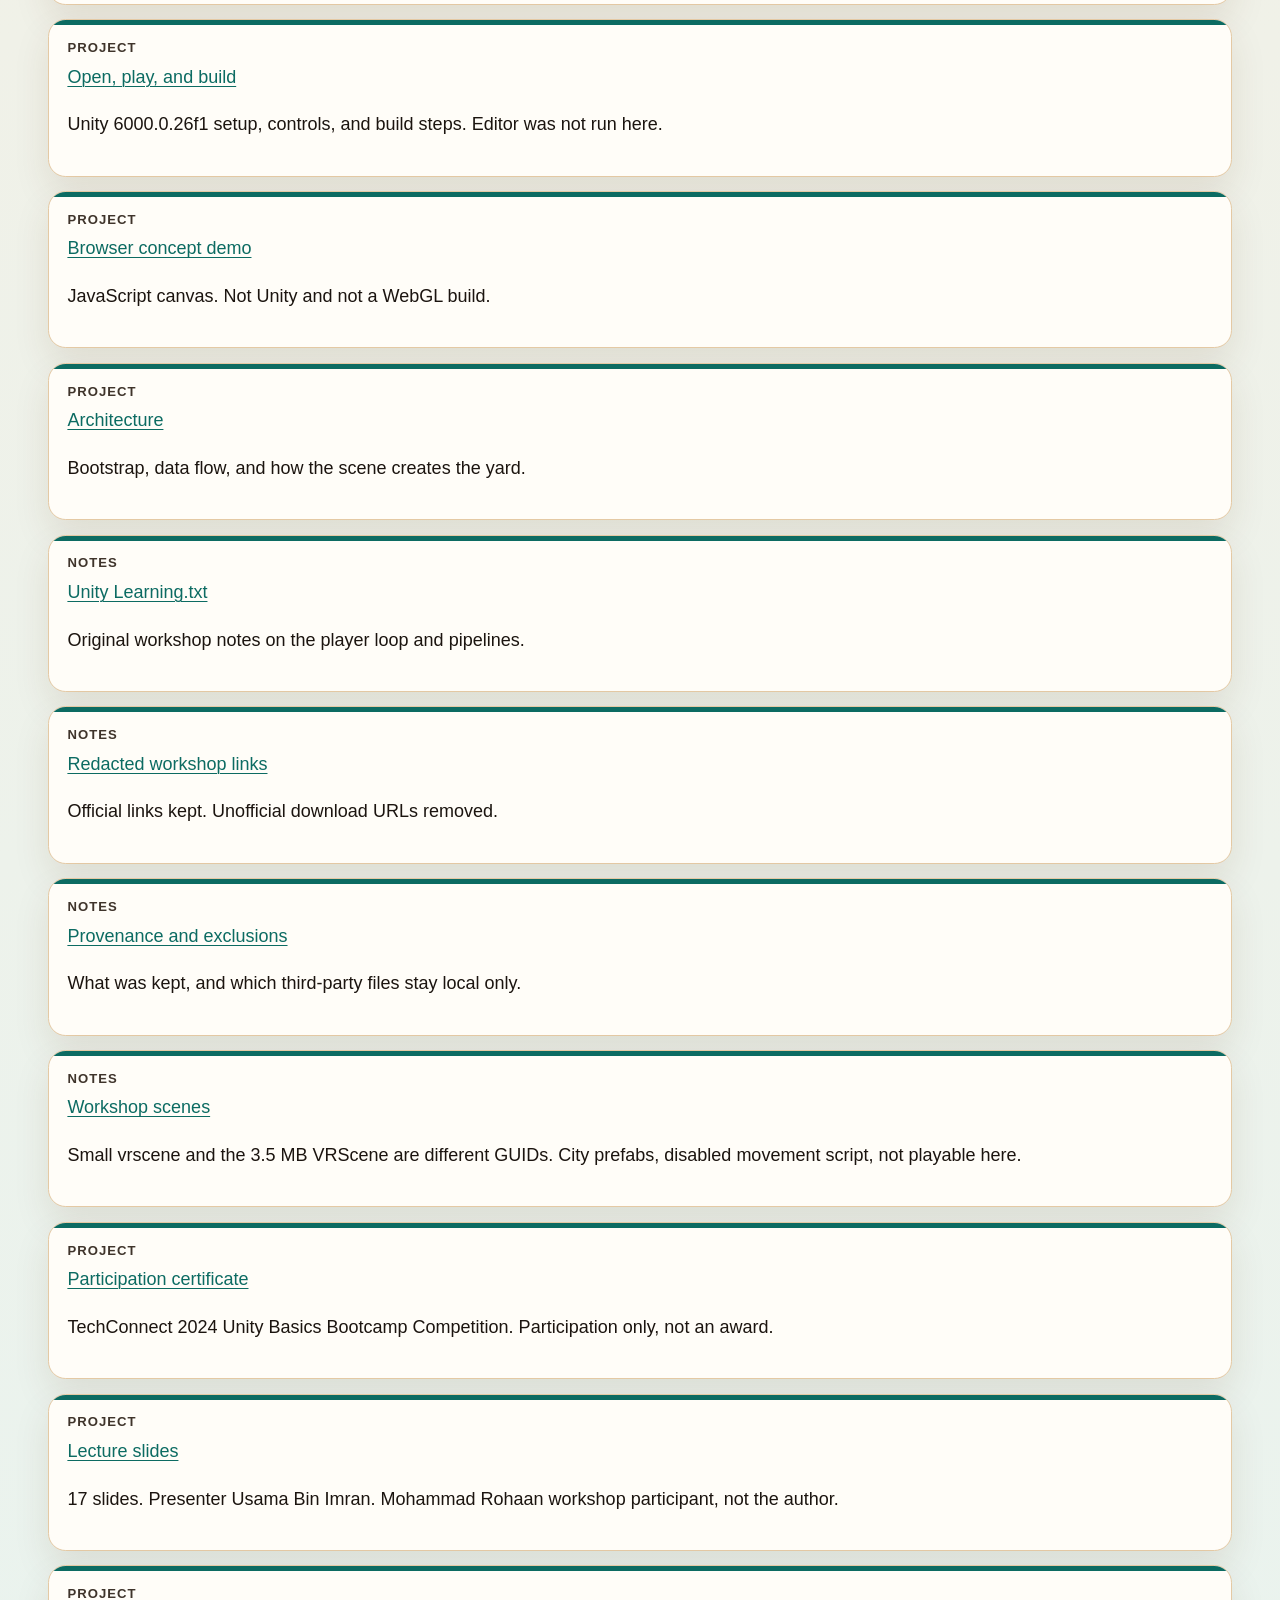
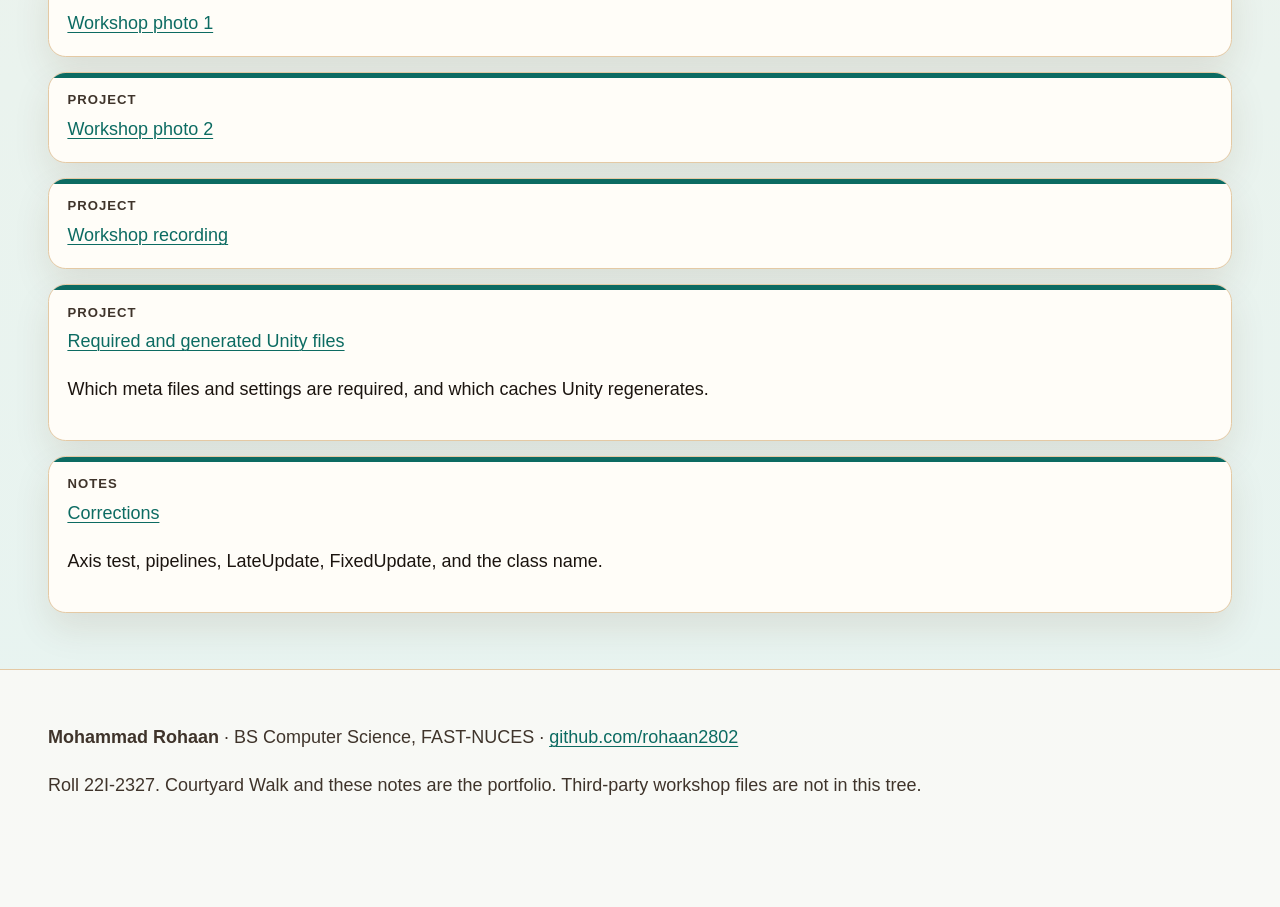
<file: learning/movement.html>
<!DOCTYPE html>
<html lang="en">
<head>
<meta charset="utf-8">
<meta name="viewport" content="width=device-width, initial-scale=1">
<title>Movement and input</title>
<meta name="description" content="Unity 6 workshop portfolio by Mohammad Rohaan. Courtyard Walk is an original primitive demo. The canvas on the home page is a JavaScript concept illustration, not a Unity WebGL build.">
<link rel="icon" href="../favicon.svg" type="image/svg+xml">
<link rel="stylesheet" href="../css/site.css">
<script>
(function () {
  try {
    var q = new URLSearchParams(location.search).get("theme");
    var saved = localStorage.getItem("courtyard-theme");
    var theme = q || saved || (matchMedia("(prefers-color-scheme: dark)").matches ? "dark" : "light");
    if (theme !== "light" && theme !== "dark") theme = "light";
    document.documentElement.setAttribute("data-theme", theme);
  } catch (e) {
    document.documentElement.setAttribute("data-theme", "light");
  }
})();
</script>
</head>
<body data-root="../">
<a class="skip" href="#content">Skip to content</a>
<header class="site-header">
  <div class="wrap header-bar">
    <a class="brand" href="../index.html"><strong>Unity Work Shop</strong><span>Mohammad Rohaan</span></a>
    <button type="button" class="nav-toggle" id="nav-toggle" aria-expanded="false" aria-controls="site-nav">Menu</button>
    <button type="button" class="theme-toggle" id="theme-toggle" aria-pressed="false">Dark theme</button>
  </div>
  <div class="wrap">
    <nav class="site-nav" id="site-nav" aria-label="Primary"><a href="../index.html">Home</a><a href="../learning/index.html">Learning</a><a href="../source/index.html">Source</a><a href="../project/index.html">Project</a><a href="../provenance/index.html">Provenance</a><a href="../screenshots/index.html">Screenshots</a></nav>
  </div>
</header>
<main id="content" class="wrap">

<h1>Movement and input</h1>
<p>Both original scripts are <a href="../notes/movement/CharacterController.cs">CharacterController.cs</a> and <a href="../notes/movement/NewMonoBehaviourScript.cs">NewMonoBehaviourScript.cs</a>. The first uses <code>+=</code>. The second assigns the position back. The class names differ. The bug does not.</p>
<section id="axis-bug">
  <h2>The test that is always true</h2>
  <p><code>Input.GetAxis</code> for Horizontal and Vertical returns a value from about -1 to 1 when the keys in <code>InputManager.asset</code> are used. Horizontal is A and D, and the arrow keys left and right. Vertical is W and S, and up and down. A value in that range is always greater than -2. The <code>if</code> in the workshop script therefore does not reject input. The script moves on every frame by whatever the axis currently is, including zero, which adds nothing.</p>
  <p>The new <code>Walker</code> does not use that comparison. It uses the axis as a direction, clamps the diagonal so speed stays at 5, and calls <code>CharacterController.Move</code>.</p>
  <p>The root script's class is named <code>CharacterController</code>. That is the same simple name as <code>UnityEngine.CharacterController</code>. Inside <code>Assets</code> it would hide the engine component. Both originals stay outside <code>Assets</code>. The component that runs in Courtyard Walk is <code>Walker</code>.</p>
  <p>In <code>vrscene</code> the asset script is attached to the Ely instance and saved disabled. The GUID is <code>8da2fb2bc5e016b46a58a9a76e50a30f</code>. See <a href="../workshop-evidence/README.md">workshop-evidence</a>.</p>
  <p>The workshop Player Settings used Active Input Handling = Both, because Starter Assets uses the Input System package while the handwritten script uses the legacy axes. This project sets Active Input Handling to the Input Manager (<code>activeInputHandler: 0</code>). If that setting is changed to Input System Package only, <code>GetAxis</code> will not see the keys.</p>
</section>

<section id="find">
  <h2>Find a note or a script</h2>
  <form class="search-panel" role="search" onsubmit="return false">
    <label for="search">Search notes, source, and project pages</label>
    <input id="search" type="search" name="q" placeholder="Try collision, LateUpdate, or Walker" autocomplete="off">
    <div class="chips" role="group" aria-label="Filter by kind"><button type="button" class="chip" data-kind="All" aria-pressed="true">All</button><button type="button" class="chip" data-kind="Learning" aria-pressed="false">Learning</button><button type="button" class="chip" data-kind="Source" aria-pressed="false">Source</button><button type="button" class="chip" data-kind="Project" aria-pressed="false">Project</button><button type="button" class="chip" data-kind="Notes" aria-pressed="false">Notes</button></div>
  </form>
  <ul class="result-list" id="search-results"></ul>
</section>

</main>
<footer class="site-footer" id="colophon">
  <div class="wrap">
    <p><strong>Mohammad Rohaan</strong> · BS Computer Science, FAST-NUCES · <a href="https://github.com/rohaan2802">github.com/rohaan2802</a></p>
    <p>Roll 22I-2327. Courtyard Walk and these notes are the portfolio. Third-party workshop files are not in this tree.</p>
  </div>
</footer>
<a class="back-top" id="back-to-top" href="#content" aria-label="Back to top" aria-hidden="true" tabindex="-1">Top</a>
<script src="../js/site.js"></script>
</body>
</html>
</file>
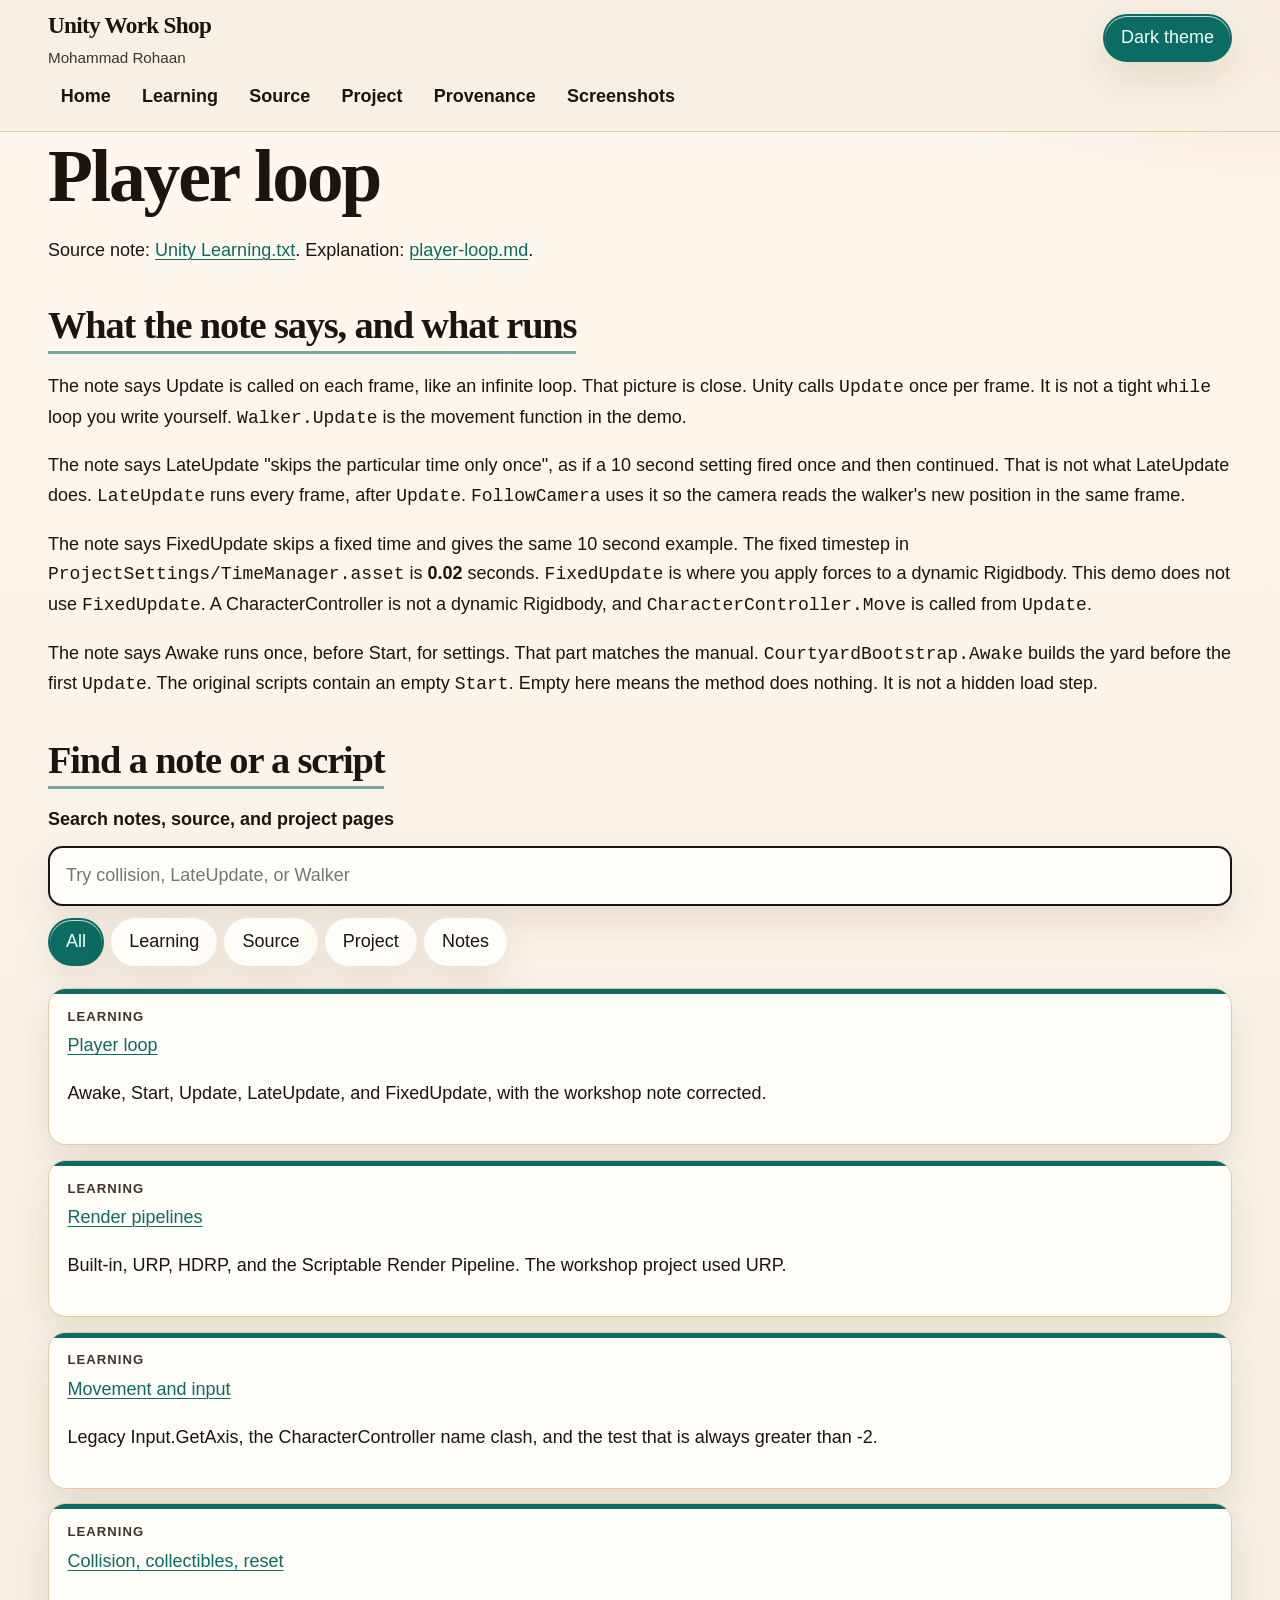
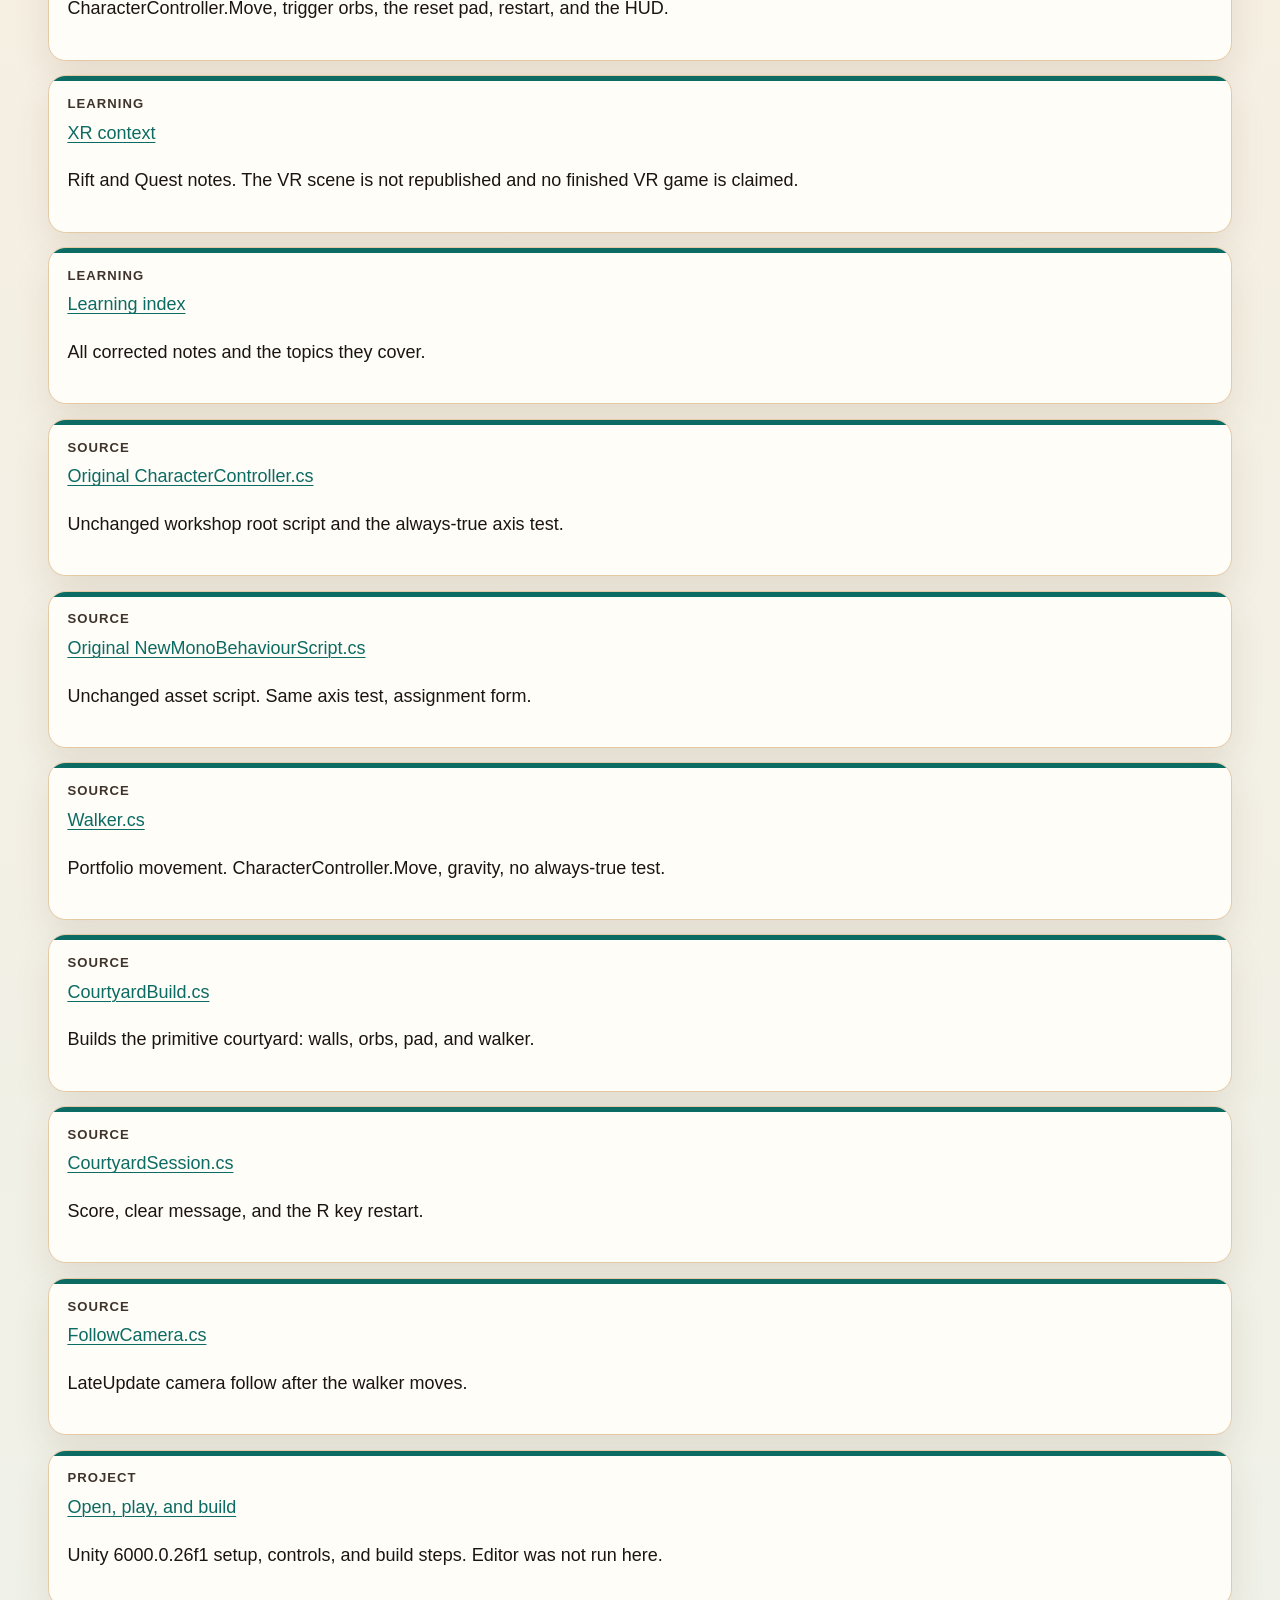
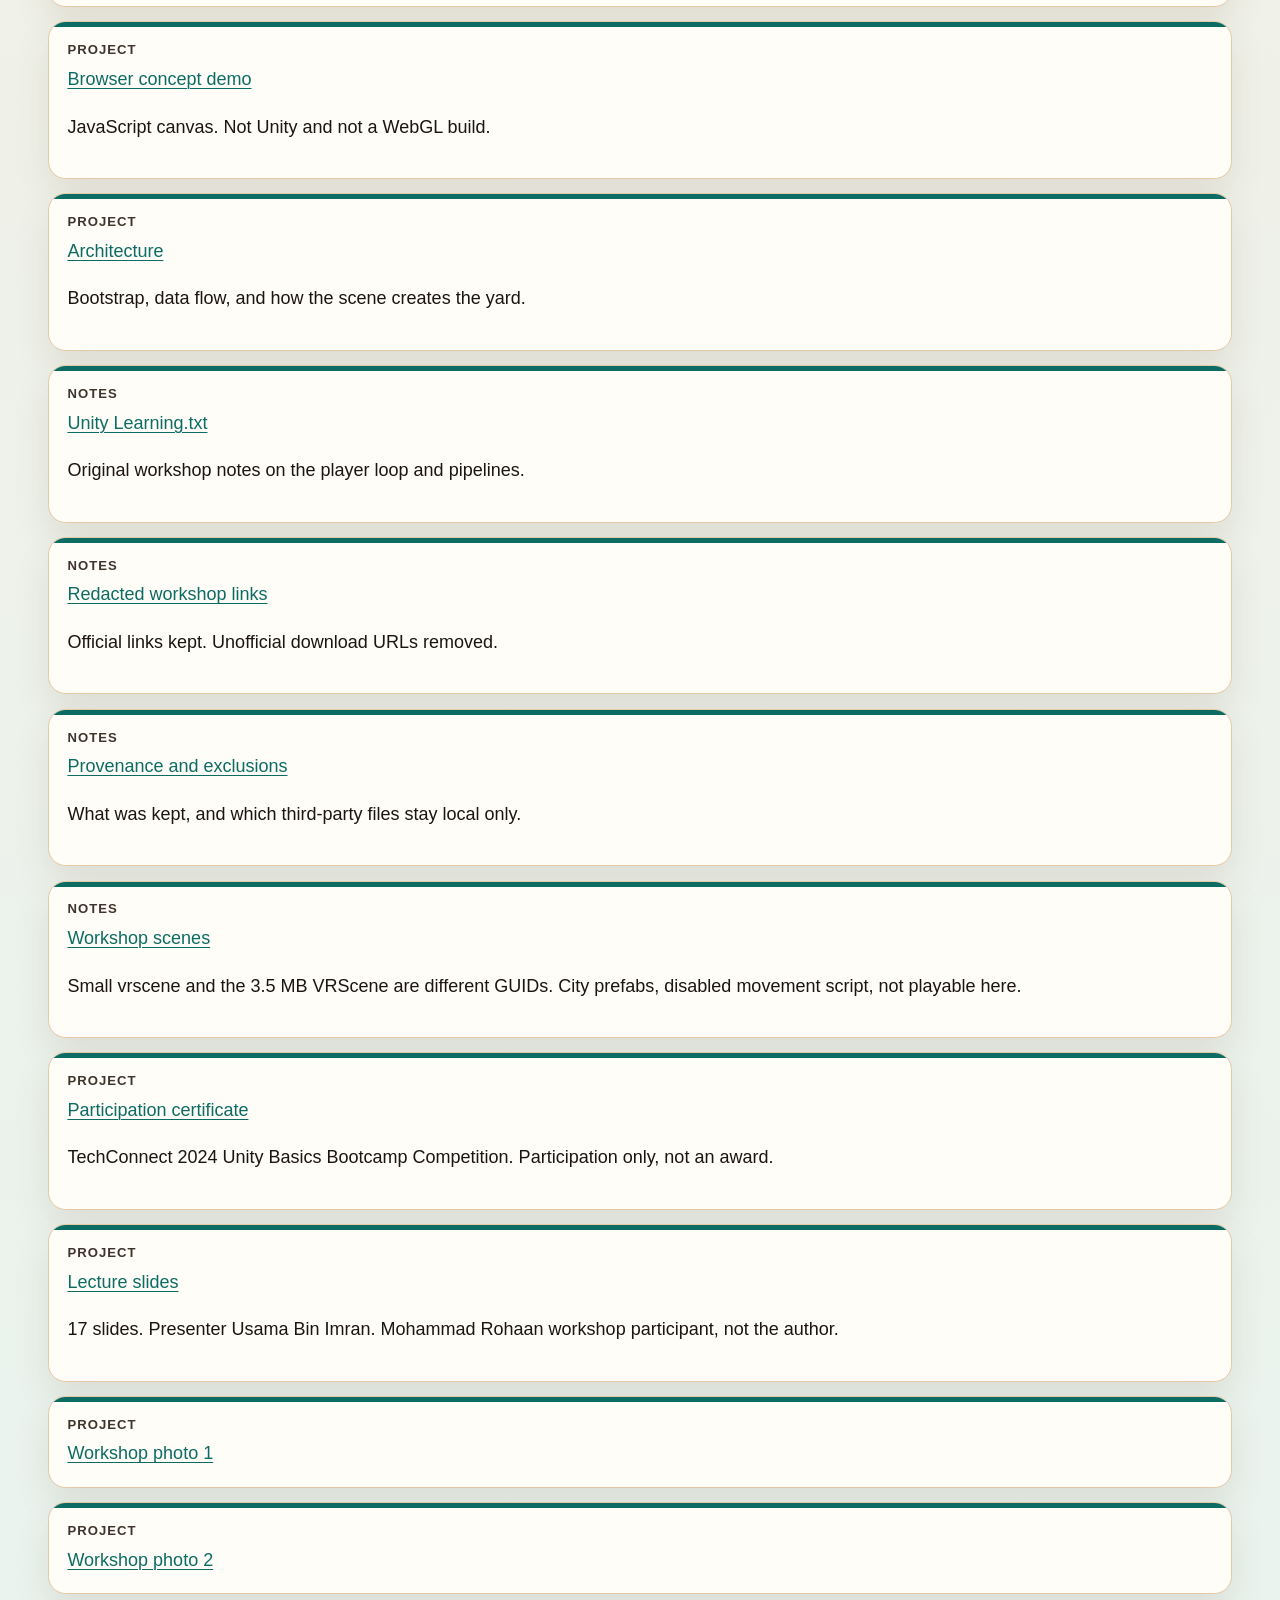
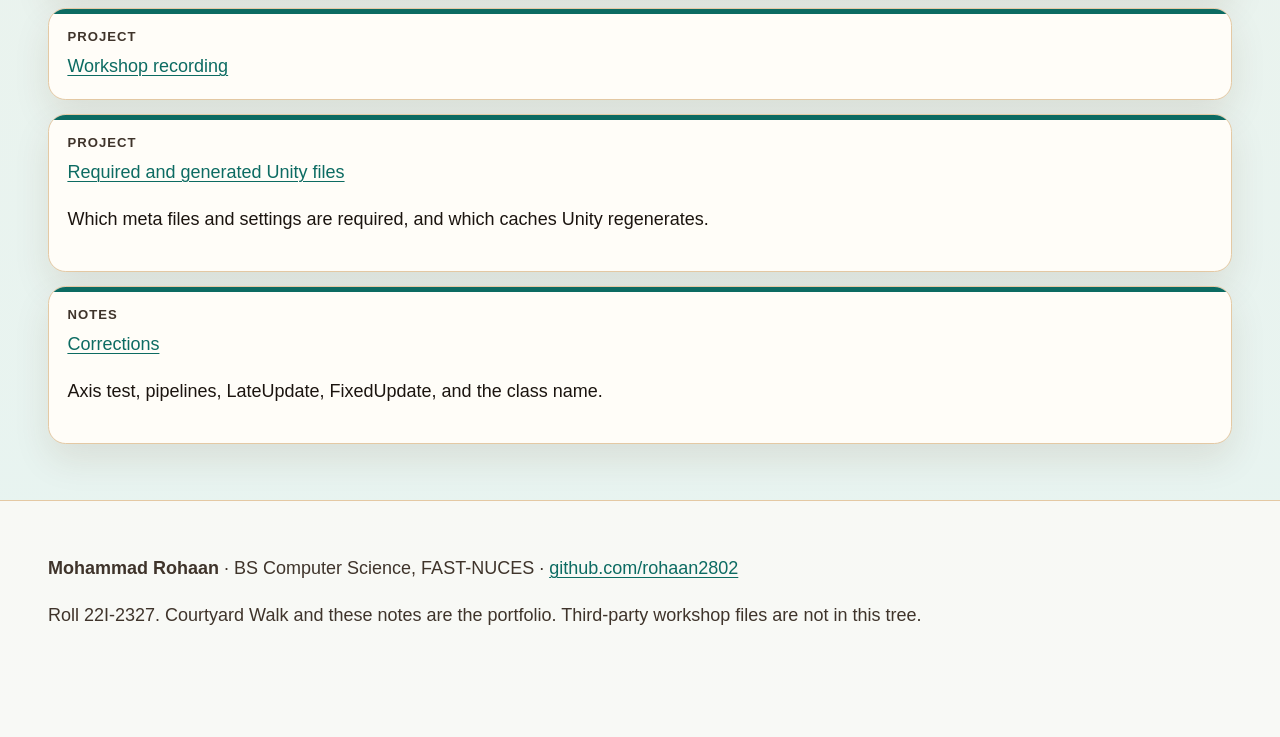
<file: learning/player-loop.html>
<!DOCTYPE html>
<html lang="en">
<head>
<meta charset="utf-8">
<meta name="viewport" content="width=device-width, initial-scale=1">
<title>Player loop</title>
<meta name="description" content="Unity 6 workshop portfolio by Mohammad Rohaan. Courtyard Walk is an original primitive demo. The canvas on the home page is a JavaScript concept illustration, not a Unity WebGL build.">
<link rel="icon" href="../favicon.svg" type="image/svg+xml">
<link rel="stylesheet" href="../css/site.css">
<script>
(function () {
  try {
    var q = new URLSearchParams(location.search).get("theme");
    var saved = localStorage.getItem("courtyard-theme");
    var theme = q || saved || (matchMedia("(prefers-color-scheme: dark)").matches ? "dark" : "light");
    if (theme !== "light" && theme !== "dark") theme = "light";
    document.documentElement.setAttribute("data-theme", theme);
  } catch (e) {
    document.documentElement.setAttribute("data-theme", "light");
  }
})();
</script>
</head>
<body data-root="../">
<a class="skip" href="#content">Skip to content</a>
<header class="site-header">
  <div class="wrap header-bar">
    <a class="brand" href="../index.html"><strong>Unity Work Shop</strong><span>Mohammad Rohaan</span></a>
    <button type="button" class="nav-toggle" id="nav-toggle" aria-expanded="false" aria-controls="site-nav">Menu</button>
    <button type="button" class="theme-toggle" id="theme-toggle" aria-pressed="false">Dark theme</button>
  </div>
  <div class="wrap">
    <nav class="site-nav" id="site-nav" aria-label="Primary"><a href="../index.html">Home</a><a href="../learning/index.html">Learning</a><a href="../source/index.html">Source</a><a href="../project/index.html">Project</a><a href="../provenance/index.html">Provenance</a><a href="../screenshots/index.html">Screenshots</a></nav>
  </div>
</header>
<main id="content" class="wrap">

<h1>Player loop</h1>
<p>Source note: <a href="../notes/player-loop/Unity%20Learning.txt">Unity Learning.txt</a>. Explanation: <a href="../notes/player-loop/player-loop.md">player-loop.md</a>.</p>
<section id="corrections">
  <h2>What the note says, and what runs</h2>
  <p>The note says Update is called on each frame, like an infinite loop. That picture is close. Unity calls <code>Update</code> once per frame. It is not a tight <code>while</code> loop you write yourself. <code>Walker.Update</code> is the movement function in the demo.</p>
  <p>The note says LateUpdate "skips the particular time only once", as if a 10 second setting fired once and then continued. That is not what LateUpdate does. <code>LateUpdate</code> runs every frame, after <code>Update</code>. <code>FollowCamera</code> uses it so the camera reads the walker's new position in the same frame.</p>
  <p>The note says FixedUpdate skips a fixed time and gives the same 10 second example. The fixed timestep in <code>ProjectSettings/TimeManager.asset</code> is <strong>0.02</strong> seconds. <code>FixedUpdate</code> is where you apply forces to a dynamic Rigidbody. This demo does not use <code>FixedUpdate</code>. A CharacterController is not a dynamic Rigidbody, and <code>CharacterController.Move</code> is called from <code>Update</code>.</p>
  <p>The note says Awake runs once, before Start, for settings. That part matches the manual. <code>CourtyardBootstrap.Awake</code> builds the yard before the first <code>Update</code>. The original scripts contain an empty <code>Start</code>. Empty here means the method does nothing. It is not a hidden load step.</p>
</section>

<section id="find">
  <h2>Find a note or a script</h2>
  <form class="search-panel" role="search" onsubmit="return false">
    <label for="search">Search notes, source, and project pages</label>
    <input id="search" type="search" name="q" placeholder="Try collision, LateUpdate, or Walker" autocomplete="off">
    <div class="chips" role="group" aria-label="Filter by kind"><button type="button" class="chip" data-kind="All" aria-pressed="true">All</button><button type="button" class="chip" data-kind="Learning" aria-pressed="false">Learning</button><button type="button" class="chip" data-kind="Source" aria-pressed="false">Source</button><button type="button" class="chip" data-kind="Project" aria-pressed="false">Project</button><button type="button" class="chip" data-kind="Notes" aria-pressed="false">Notes</button></div>
  </form>
  <ul class="result-list" id="search-results"></ul>
</section>

</main>
<footer class="site-footer" id="colophon">
  <div class="wrap">
    <p><strong>Mohammad Rohaan</strong> · BS Computer Science, FAST-NUCES · <a href="https://github.com/rohaan2802">github.com/rohaan2802</a></p>
    <p>Roll 22I-2327. Courtyard Walk and these notes are the portfolio. Third-party workshop files are not in this tree.</p>
  </div>
</footer>
<a class="back-top" id="back-to-top" href="#content" aria-label="Back to top" aria-hidden="true" tabindex="-1">Top</a>
<script src="../js/site.js"></script>
</body>
</html>
</file>
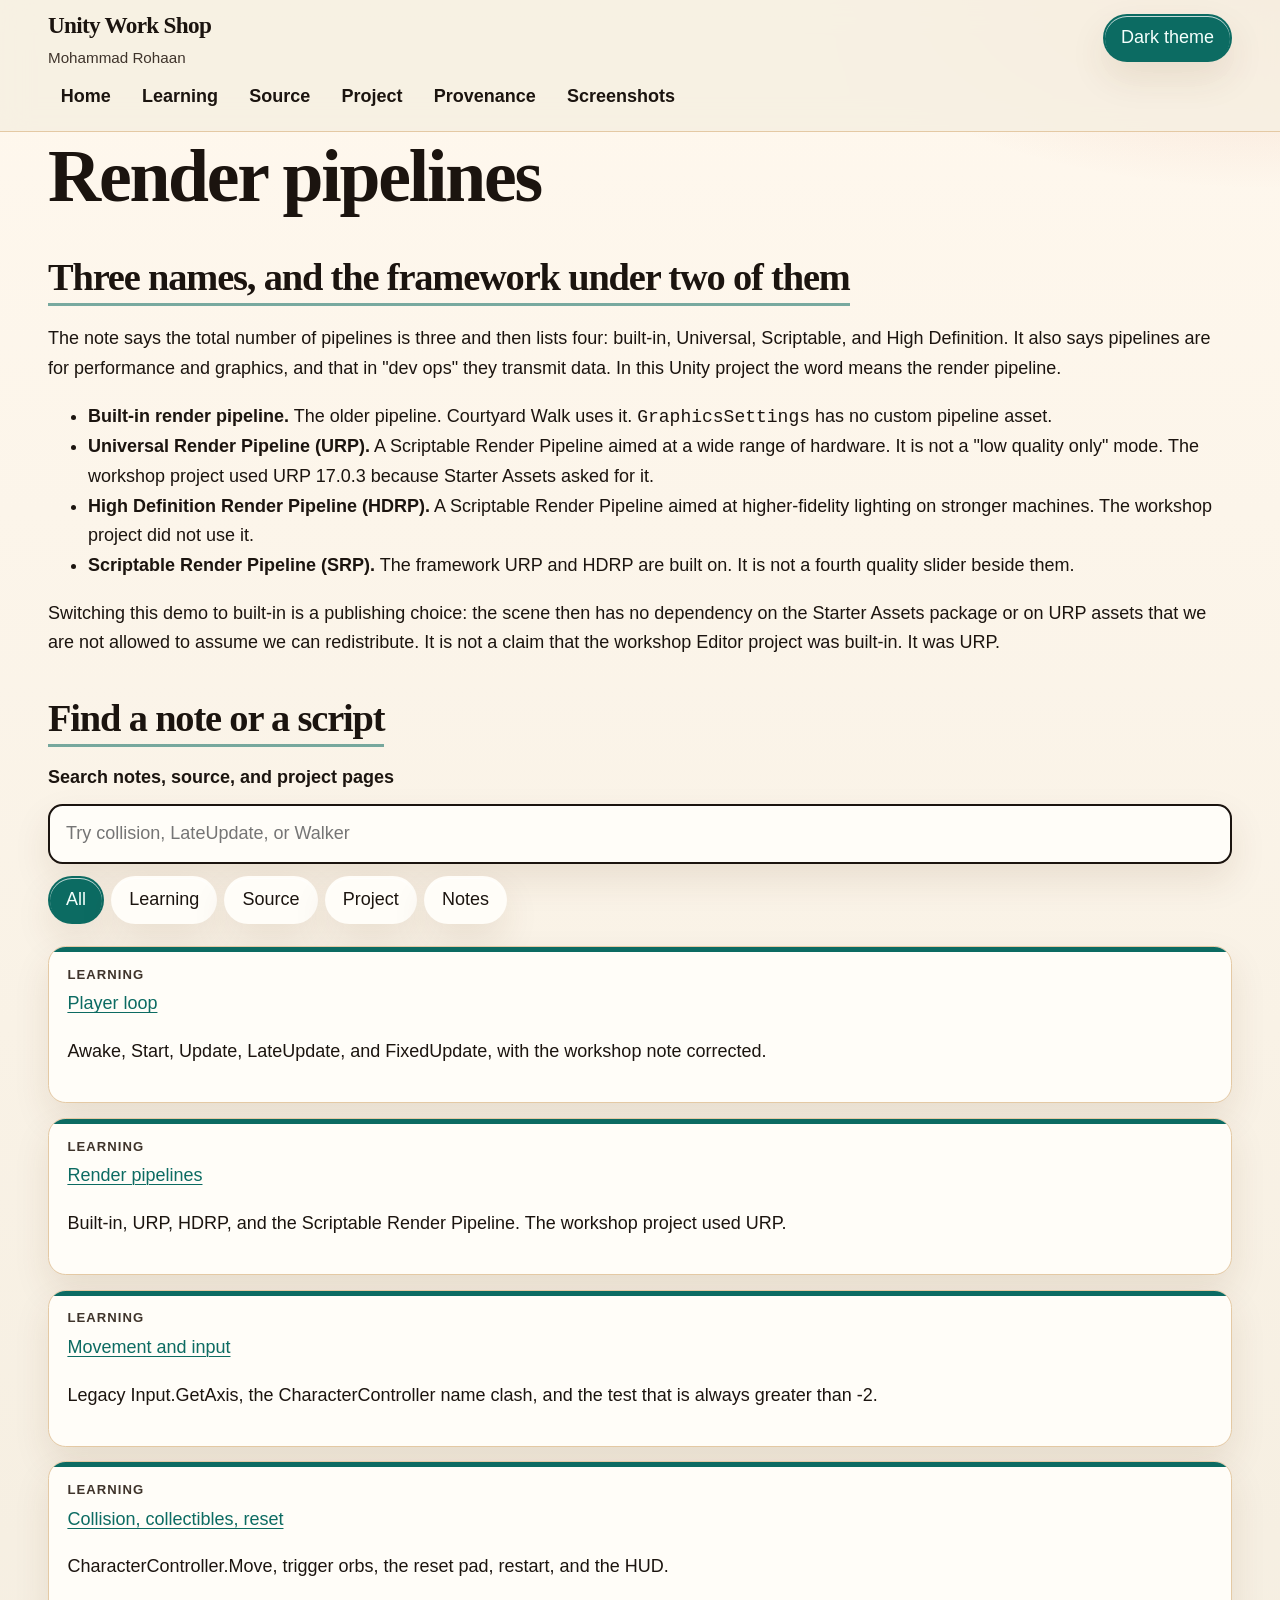
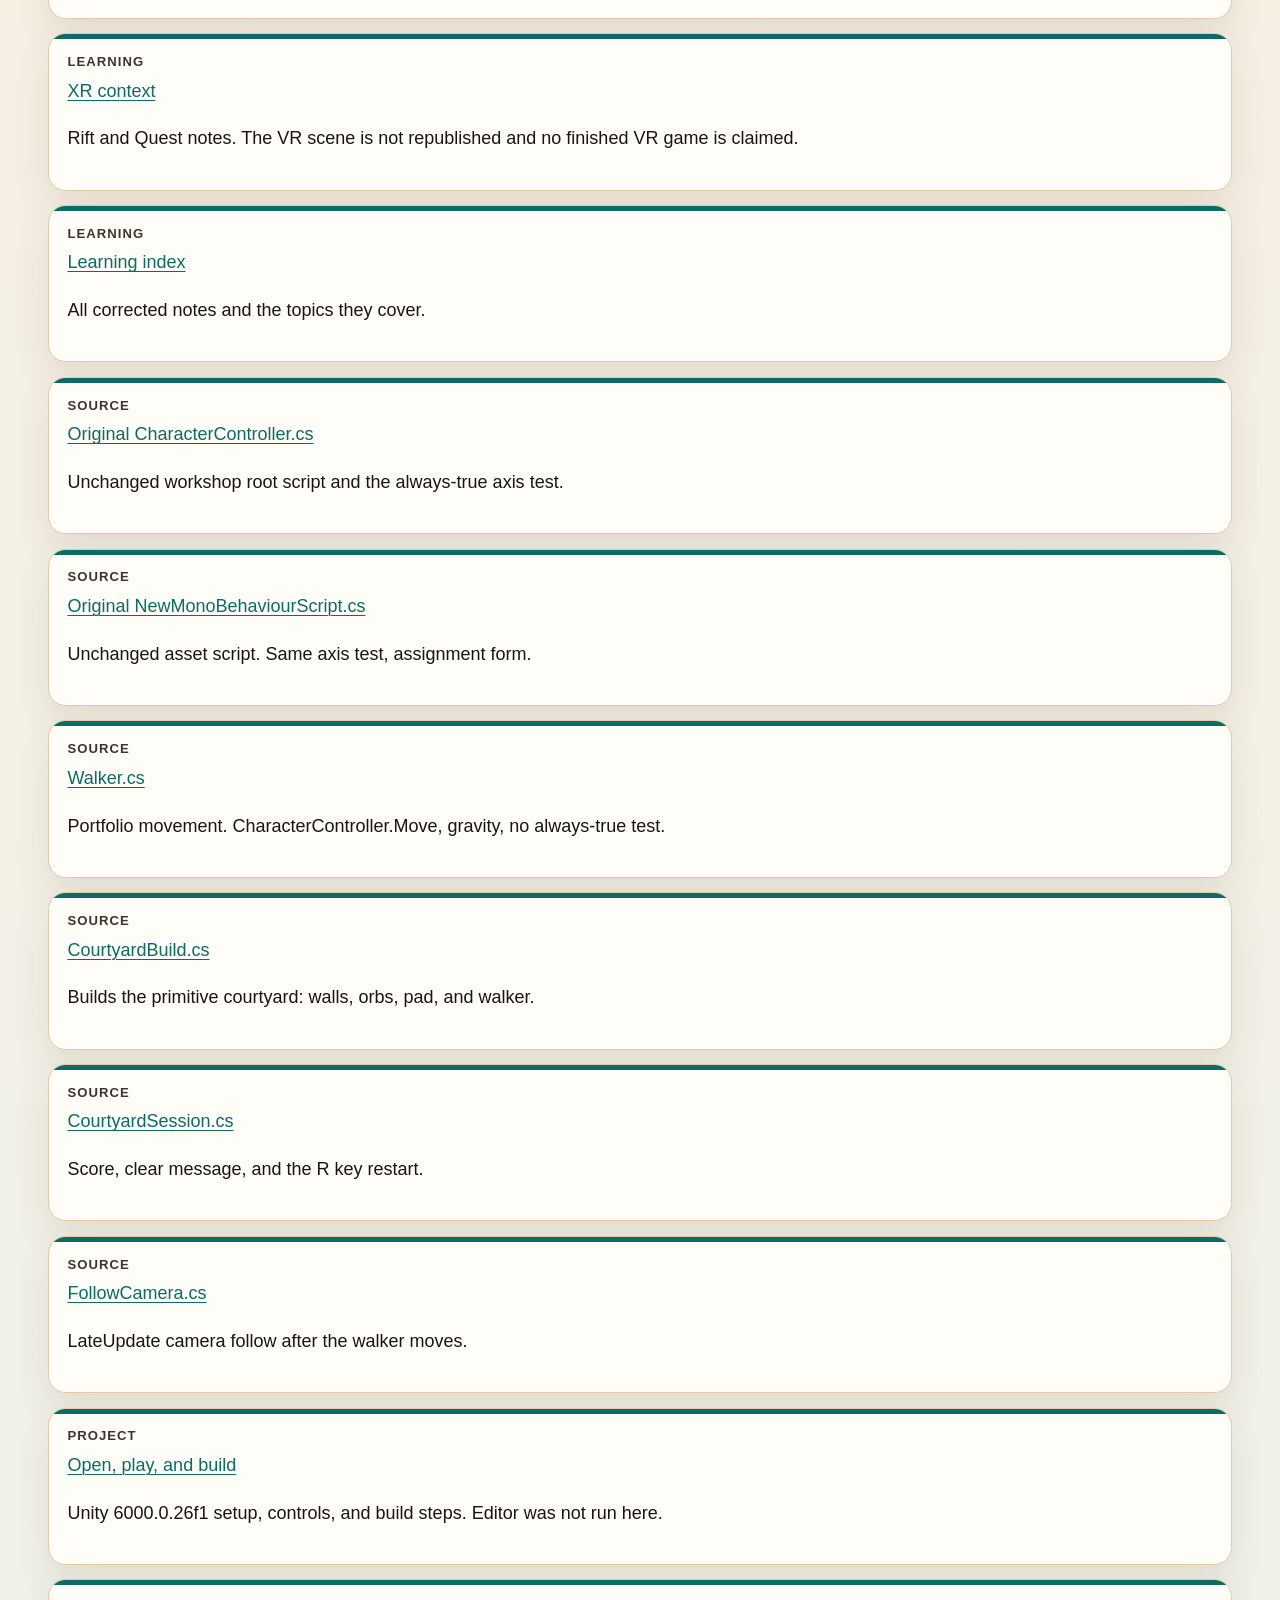
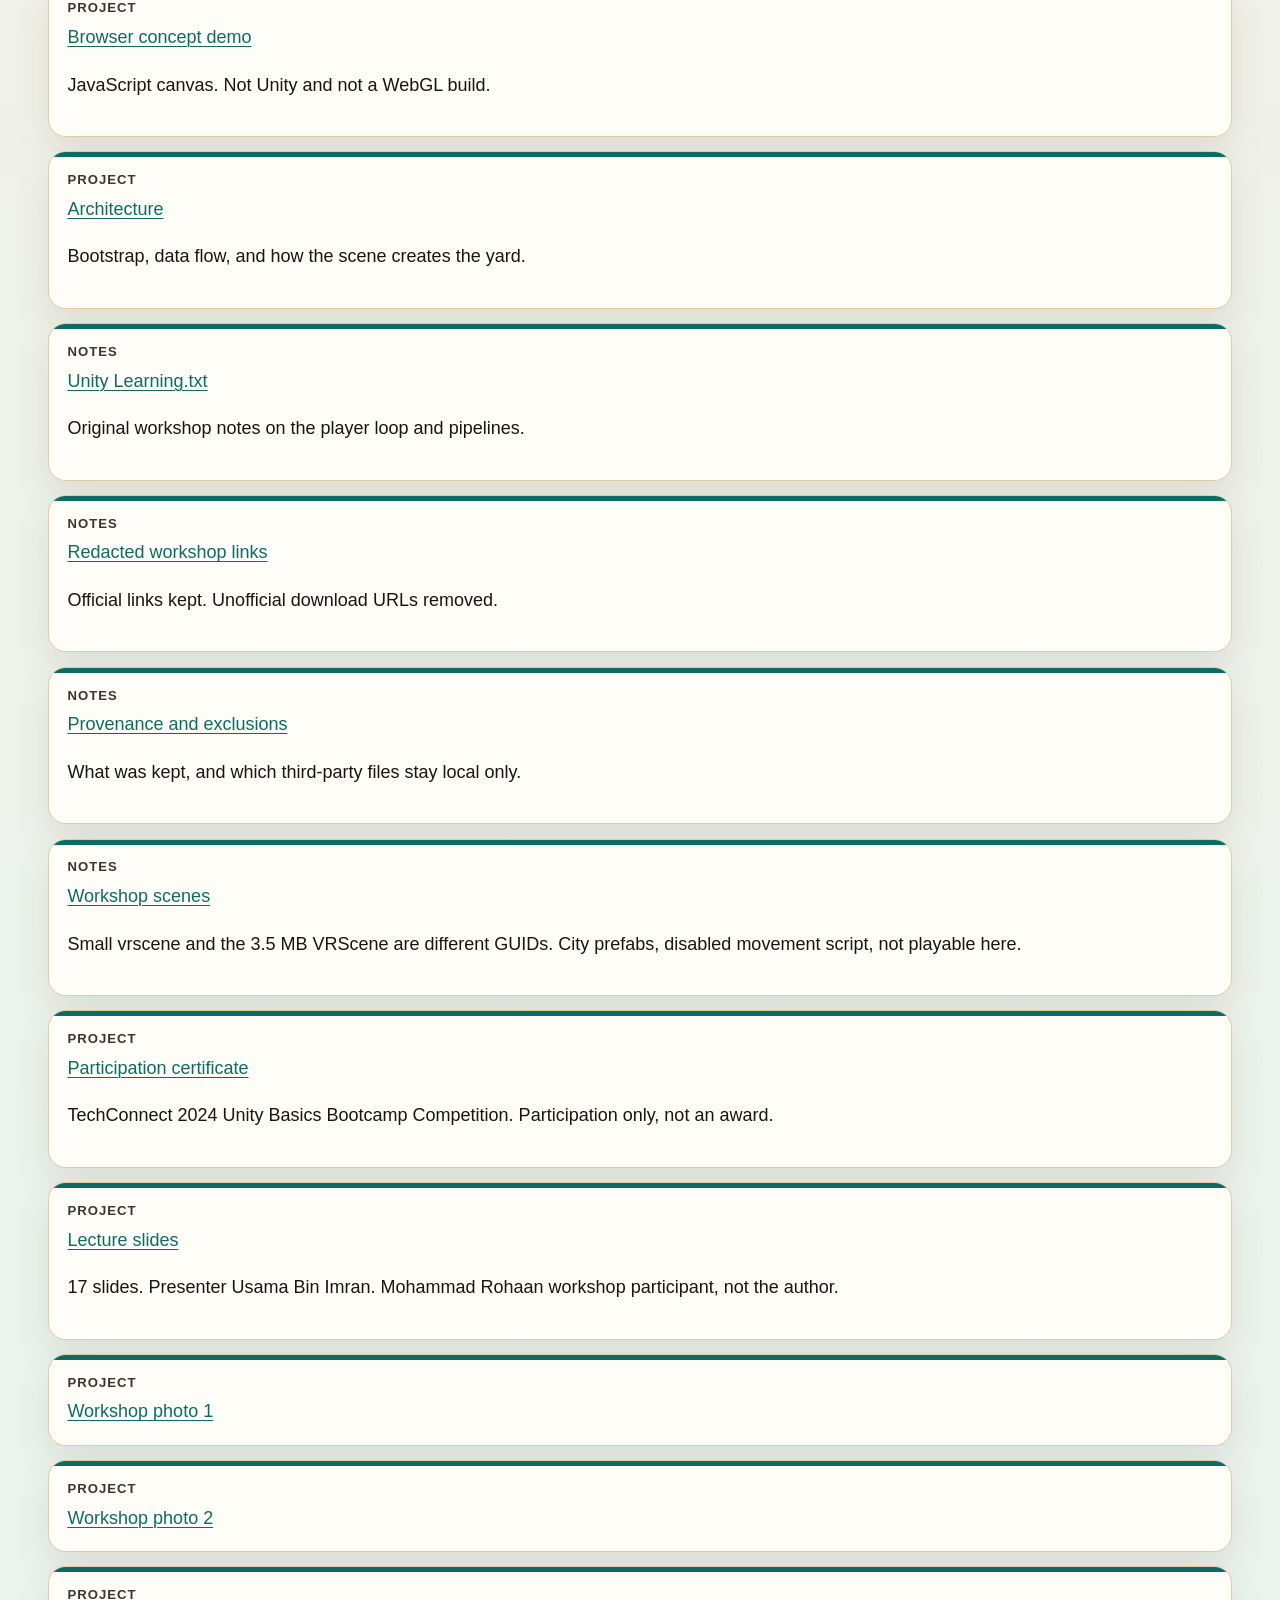
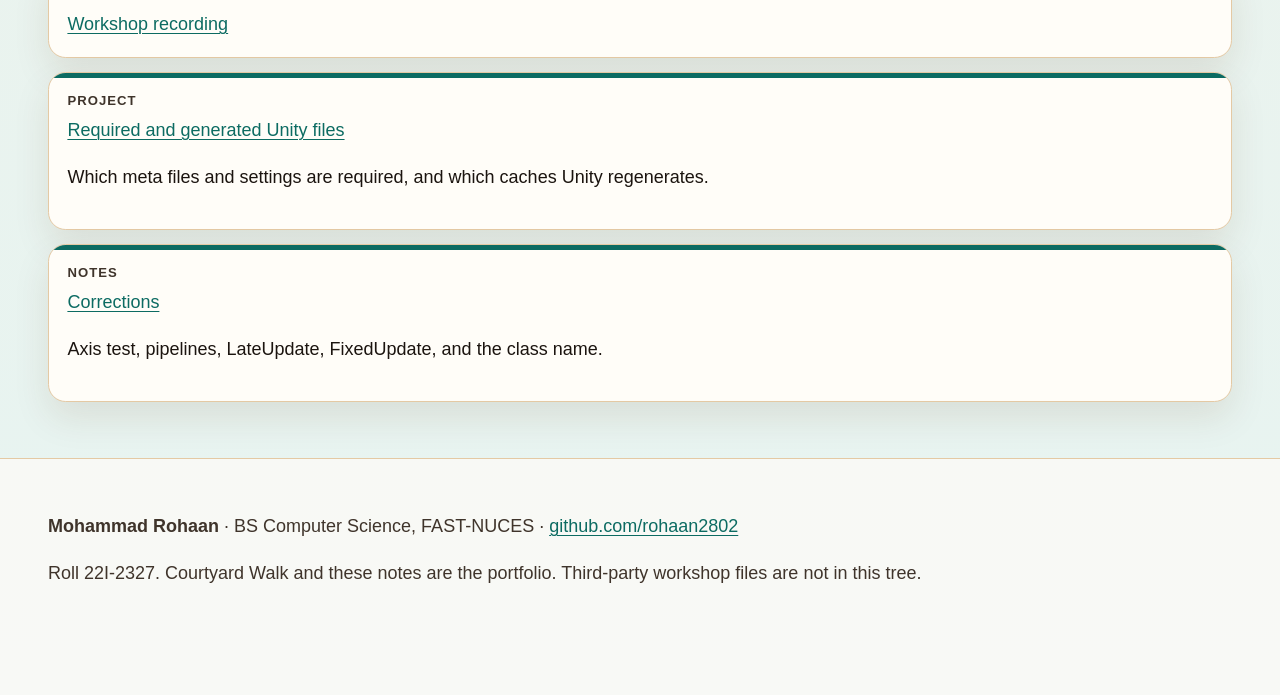
<file: learning/render-pipelines.html>
<!DOCTYPE html>
<html lang="en">
<head>
<meta charset="utf-8">
<meta name="viewport" content="width=device-width, initial-scale=1">
<title>Render pipelines</title>
<meta name="description" content="Unity 6 workshop portfolio by Mohammad Rohaan. Courtyard Walk is an original primitive demo. The canvas on the home page is a JavaScript concept illustration, not a Unity WebGL build.">
<link rel="icon" href="../favicon.svg" type="image/svg+xml">
<link rel="stylesheet" href="../css/site.css">
<script>
(function () {
  try {
    var q = new URLSearchParams(location.search).get("theme");
    var saved = localStorage.getItem("courtyard-theme");
    var theme = q || saved || (matchMedia("(prefers-color-scheme: dark)").matches ? "dark" : "light");
    if (theme !== "light" && theme !== "dark") theme = "light";
    document.documentElement.setAttribute("data-theme", theme);
  } catch (e) {
    document.documentElement.setAttribute("data-theme", "light");
  }
})();
</script>
</head>
<body data-root="../">
<a class="skip" href="#content">Skip to content</a>
<header class="site-header">
  <div class="wrap header-bar">
    <a class="brand" href="../index.html"><strong>Unity Work Shop</strong><span>Mohammad Rohaan</span></a>
    <button type="button" class="nav-toggle" id="nav-toggle" aria-expanded="false" aria-controls="site-nav">Menu</button>
    <button type="button" class="theme-toggle" id="theme-toggle" aria-pressed="false">Dark theme</button>
  </div>
  <div class="wrap">
    <nav class="site-nav" id="site-nav" aria-label="Primary"><a href="../index.html">Home</a><a href="../learning/index.html">Learning</a><a href="../source/index.html">Source</a><a href="../project/index.html">Project</a><a href="../provenance/index.html">Provenance</a><a href="../screenshots/index.html">Screenshots</a></nav>
  </div>
</header>
<main id="content" class="wrap">

<h1>Render pipelines</h1>
<section id="pipelines">
  <h2>Three names, and the framework under two of them</h2>
  <p>The note says the total number of pipelines is three and then lists four: built-in, Universal, Scriptable, and High Definition. It also says pipelines are for performance and graphics, and that in "dev ops" they transmit data. In this Unity project the word means the render pipeline.</p>
  <ul>
    <li><strong>Built-in render pipeline.</strong> The older pipeline. Courtyard Walk uses it. <code>GraphicsSettings</code> has no custom pipeline asset.</li>
    <li><strong>Universal Render Pipeline (URP).</strong> A Scriptable Render Pipeline aimed at a wide range of hardware. It is not a "low quality only" mode. The workshop project used URP 17.0.3 because Starter Assets asked for it.</li>
    <li><strong>High Definition Render Pipeline (HDRP).</strong> A Scriptable Render Pipeline aimed at higher-fidelity lighting on stronger machines. The workshop project did not use it.</li>
    <li><strong>Scriptable Render Pipeline (SRP).</strong> The framework URP and HDRP are built on. It is not a fourth quality slider beside them.</li>
  </ul>
  <p>Switching this demo to built-in is a publishing choice: the scene then has no dependency on the Starter Assets package or on URP assets that we are not allowed to assume we can redistribute. It is not a claim that the workshop Editor project was built-in. It was URP.</p>
</section>

<section id="find">
  <h2>Find a note or a script</h2>
  <form class="search-panel" role="search" onsubmit="return false">
    <label for="search">Search notes, source, and project pages</label>
    <input id="search" type="search" name="q" placeholder="Try collision, LateUpdate, or Walker" autocomplete="off">
    <div class="chips" role="group" aria-label="Filter by kind"><button type="button" class="chip" data-kind="All" aria-pressed="true">All</button><button type="button" class="chip" data-kind="Learning" aria-pressed="false">Learning</button><button type="button" class="chip" data-kind="Source" aria-pressed="false">Source</button><button type="button" class="chip" data-kind="Project" aria-pressed="false">Project</button><button type="button" class="chip" data-kind="Notes" aria-pressed="false">Notes</button></div>
  </form>
  <ul class="result-list" id="search-results"></ul>
</section>

</main>
<footer class="site-footer" id="colophon">
  <div class="wrap">
    <p><strong>Mohammad Rohaan</strong> · BS Computer Science, FAST-NUCES · <a href="https://github.com/rohaan2802">github.com/rohaan2802</a></p>
    <p>Roll 22I-2327. Courtyard Walk and these notes are the portfolio. Third-party workshop files are not in this tree.</p>
  </div>
</footer>
<a class="back-top" id="back-to-top" href="#content" aria-label="Back to top" aria-hidden="true" tabindex="-1">Top</a>
<script src="../js/site.js"></script>
</body>
</html>
</file>
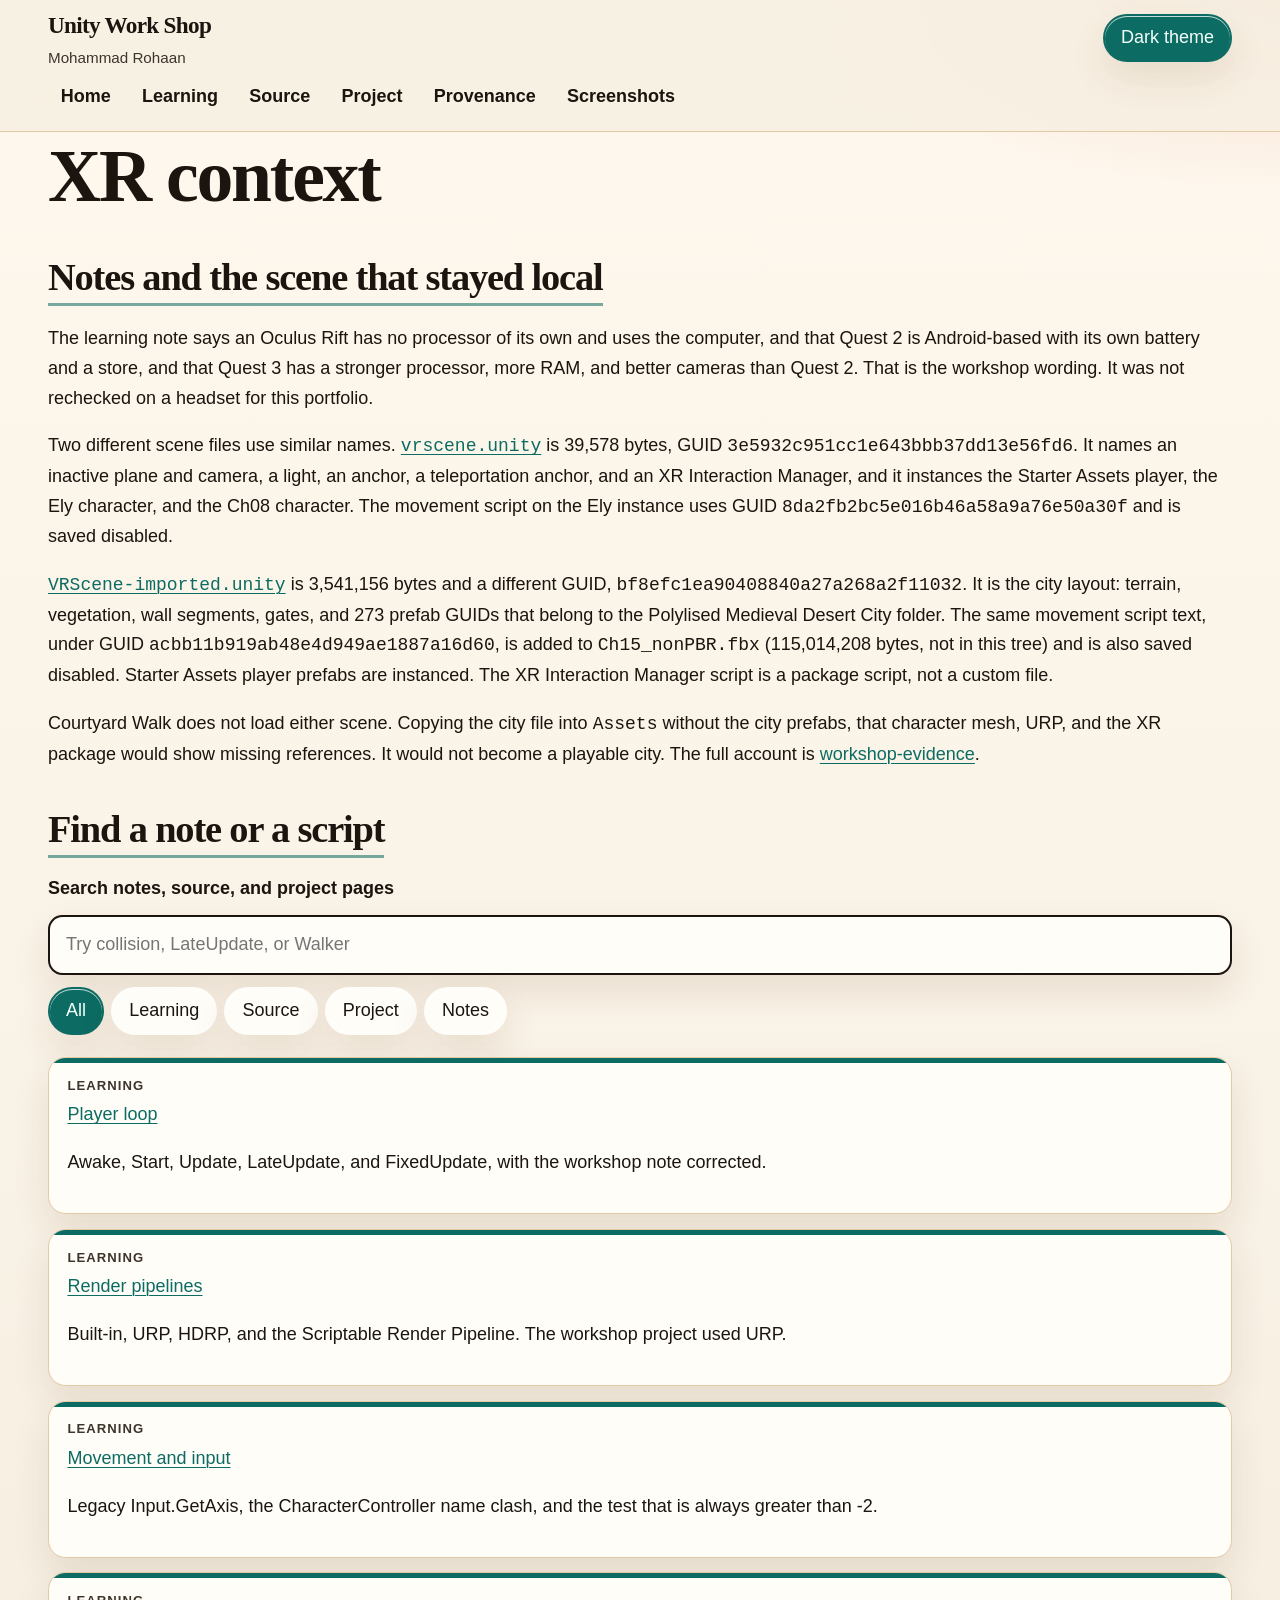
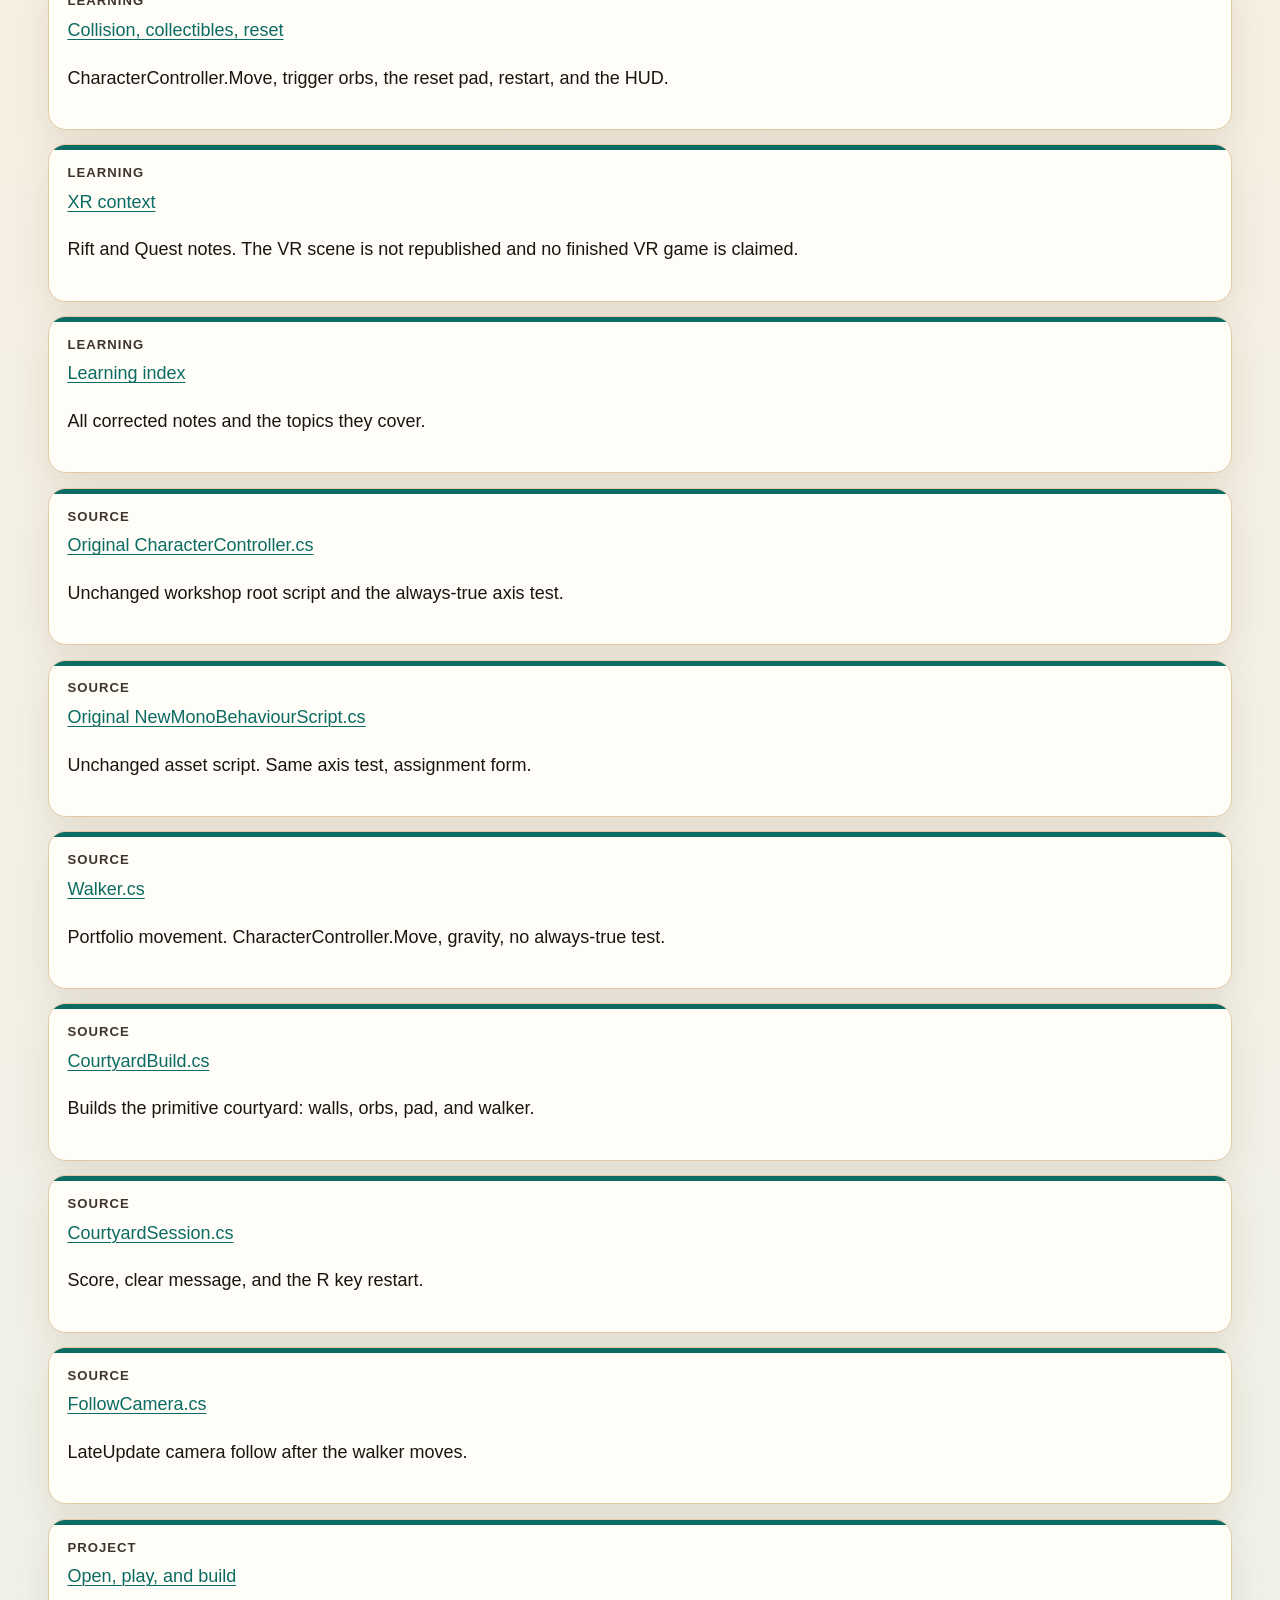
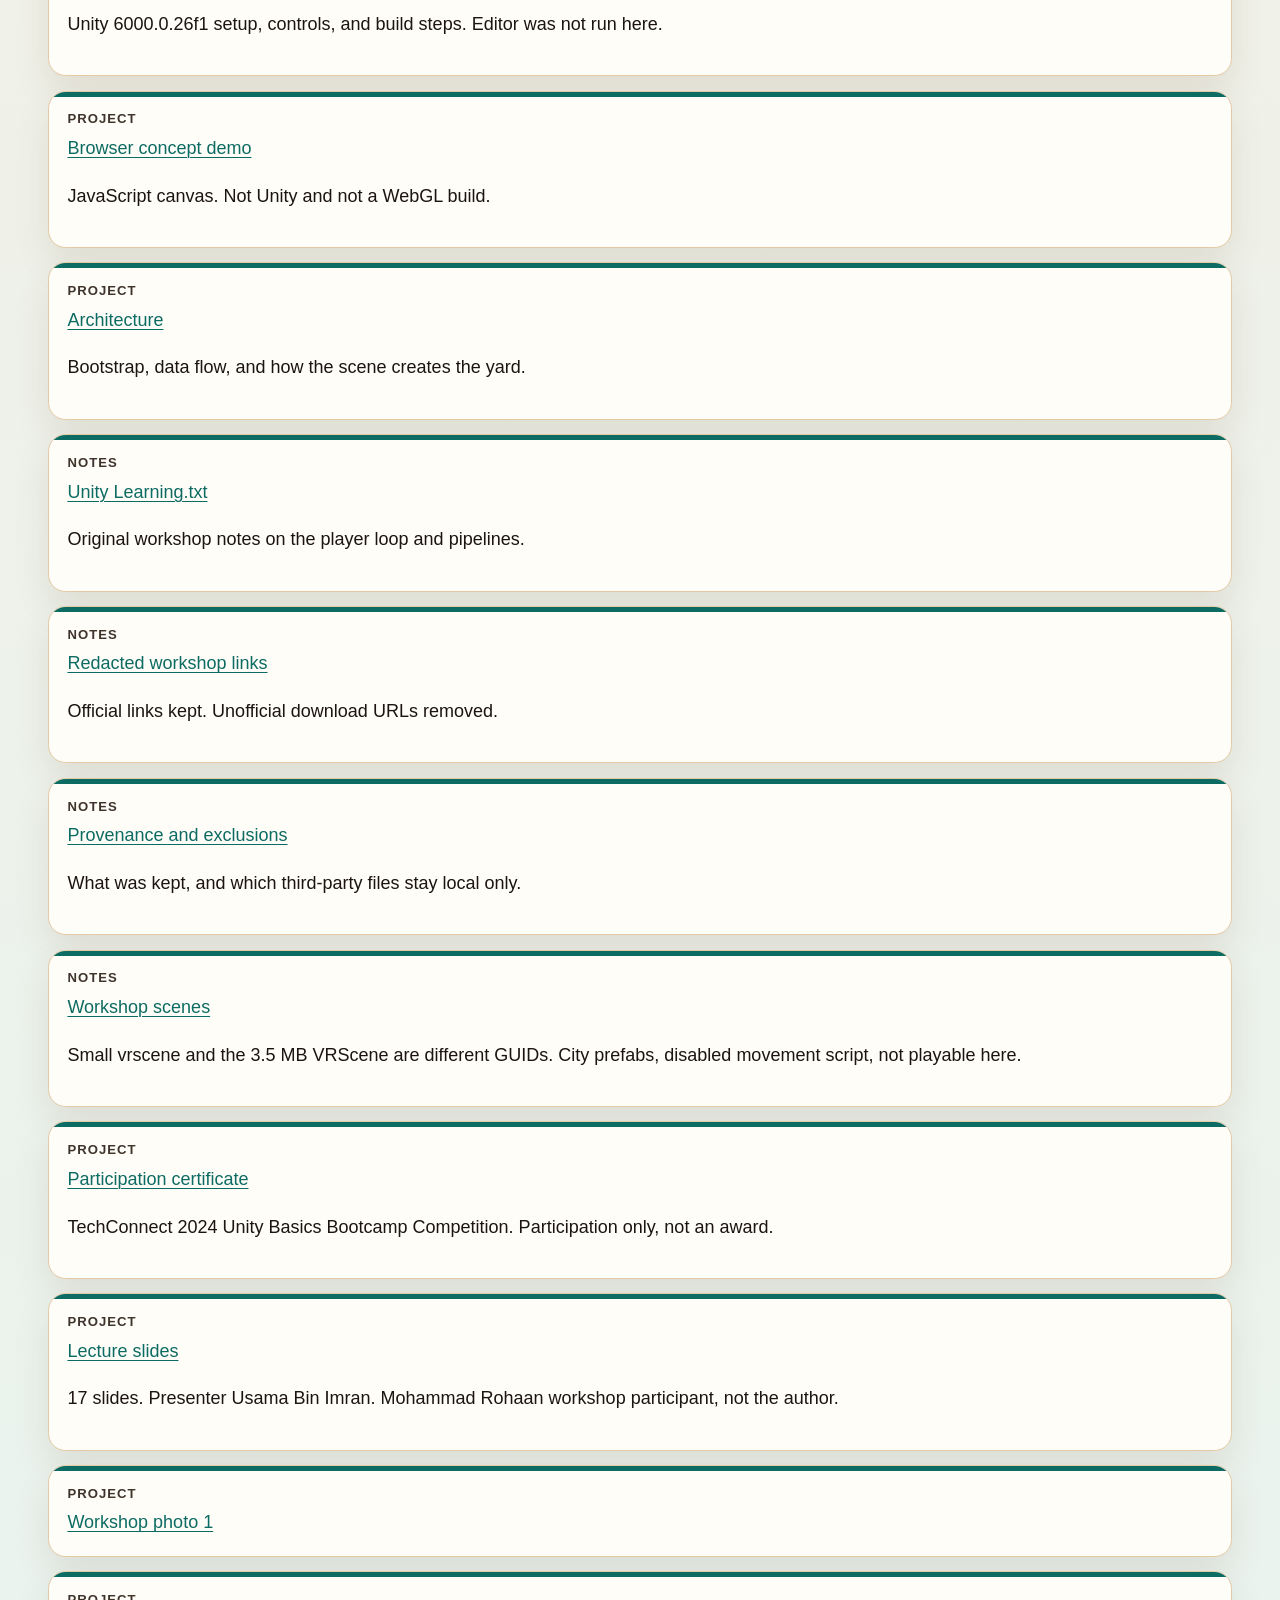
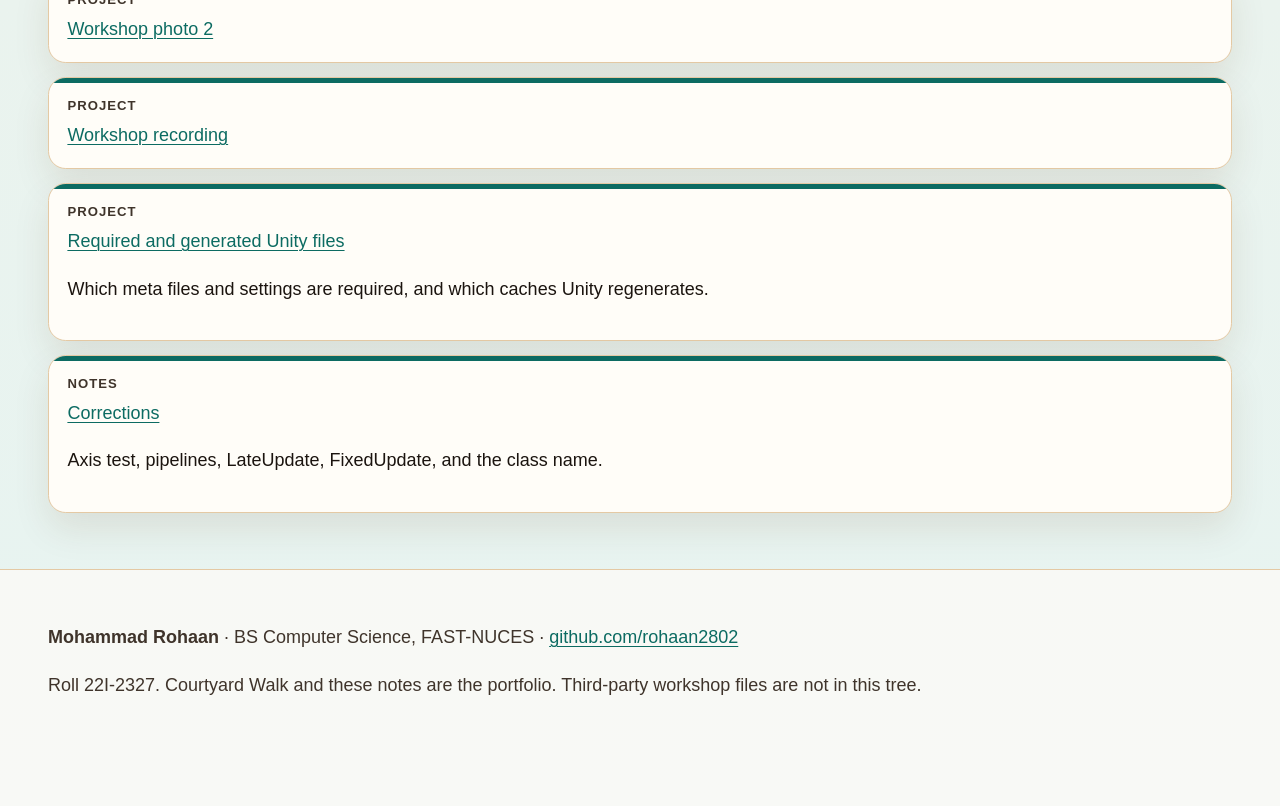
<file: learning/xr-context.html>
<!DOCTYPE html>
<html lang="en">
<head>
<meta charset="utf-8">
<meta name="viewport" content="width=device-width, initial-scale=1">
<title>XR context</title>
<meta name="description" content="Unity 6 workshop portfolio by Mohammad Rohaan. Courtyard Walk is an original primitive demo. The canvas on the home page is a JavaScript concept illustration, not a Unity WebGL build.">
<link rel="icon" href="../favicon.svg" type="image/svg+xml">
<link rel="stylesheet" href="../css/site.css">
<script>
(function () {
  try {
    var q = new URLSearchParams(location.search).get("theme");
    var saved = localStorage.getItem("courtyard-theme");
    var theme = q || saved || (matchMedia("(prefers-color-scheme: dark)").matches ? "dark" : "light");
    if (theme !== "light" && theme !== "dark") theme = "light";
    document.documentElement.setAttribute("data-theme", theme);
  } catch (e) {
    document.documentElement.setAttribute("data-theme", "light");
  }
})();
</script>
</head>
<body data-root="../">
<a class="skip" href="#content">Skip to content</a>
<header class="site-header">
  <div class="wrap header-bar">
    <a class="brand" href="../index.html"><strong>Unity Work Shop</strong><span>Mohammad Rohaan</span></a>
    <button type="button" class="nav-toggle" id="nav-toggle" aria-expanded="false" aria-controls="site-nav">Menu</button>
    <button type="button" class="theme-toggle" id="theme-toggle" aria-pressed="false">Dark theme</button>
  </div>
  <div class="wrap">
    <nav class="site-nav" id="site-nav" aria-label="Primary"><a href="../index.html">Home</a><a href="../learning/index.html">Learning</a><a href="../source/index.html">Source</a><a href="../project/index.html">Project</a><a href="../provenance/index.html">Provenance</a><a href="../screenshots/index.html">Screenshots</a></nav>
  </div>
</header>
<main id="content" class="wrap">

<h1>XR context</h1>
<section id="what-was-there">
  <h2>Notes and the scene that stayed local</h2>
  <p>The learning note says an Oculus Rift has no processor of its own and uses the computer, and that Quest 2 is Android-based with its own battery and a store, and that Quest 3 has a stronger processor, more RAM, and better cameras than Quest 2. That is the workshop wording. It was not rechecked on a headset for this portfolio.</p>
  <p>Two different scene files use similar names. <a href="../workshop-evidence/scenes/vrscene.unity"><code>vrscene.unity</code></a> is 39,578 bytes, GUID <code>3e5932c951cc1e643bbb37dd13e56fd6</code>. It names an inactive plane and camera, a light, an anchor, a teleportation anchor, and an XR Interaction Manager, and it instances the Starter Assets player, the Ely character, and the Ch08 character. The movement script on the Ely instance uses GUID <code>8da2fb2bc5e016b46a58a9a76e50a30f</code> and is saved disabled.</p>
  <p><a href="../workshop-evidence/scenes/VRScene-imported.unity"><code>VRScene-imported.unity</code></a> is 3,541,156 bytes and a different GUID, <code>bf8efc1ea90408840a27a268a2f11032</code>. It is the city layout: terrain, vegetation, wall segments, gates, and 273 prefab GUIDs that belong to the Polylised Medieval Desert City folder. The same movement script text, under GUID <code>acbb11b919ab48e4d949ae1887a16d60</code>, is added to <code>Ch15_nonPBR.fbx</code> (115,014,208 bytes, not in this tree) and is also saved disabled. Starter Assets player prefabs are instanced. The XR Interaction Manager script is a package script, not a custom file.</p>
  <p>Courtyard Walk does not load either scene. Copying the city file into <code>Assets</code> without the city prefabs, that character mesh, URP, and the XR package would show missing references. It would not become a playable city. The full account is <a href="../workshop-evidence/README.md">workshop-evidence</a>.</p>
</section>

<section id="find">
  <h2>Find a note or a script</h2>
  <form class="search-panel" role="search" onsubmit="return false">
    <label for="search">Search notes, source, and project pages</label>
    <input id="search" type="search" name="q" placeholder="Try collision, LateUpdate, or Walker" autocomplete="off">
    <div class="chips" role="group" aria-label="Filter by kind"><button type="button" class="chip" data-kind="All" aria-pressed="true">All</button><button type="button" class="chip" data-kind="Learning" aria-pressed="false">Learning</button><button type="button" class="chip" data-kind="Source" aria-pressed="false">Source</button><button type="button" class="chip" data-kind="Project" aria-pressed="false">Project</button><button type="button" class="chip" data-kind="Notes" aria-pressed="false">Notes</button></div>
  </form>
  <ul class="result-list" id="search-results"></ul>
</section>

</main>
<footer class="site-footer" id="colophon">
  <div class="wrap">
    <p><strong>Mohammad Rohaan</strong> · BS Computer Science, FAST-NUCES · <a href="https://github.com/rohaan2802">github.com/rohaan2802</a></p>
    <p>Roll 22I-2327. Courtyard Walk and these notes are the portfolio. Third-party workshop files are not in this tree.</p>
  </div>
</footer>
<a class="back-top" id="back-to-top" href="#content" aria-label="Back to top" aria-hidden="true" tabindex="-1">Top</a>
<script src="../js/site.js"></script>
</body>
</html>
</file>
<file: css/site.css>
:root {
  color-scheme: light;
  --bg: #f6efe2;
  --bg-elev: #fffdf8;
  --ink: #1b140f;
  --muted: #3f342b;
  --line: #e4c9a4;
  --accent: #0c6b62;
  --accent-ink: #f4fffc;
  --accent-2: #c24b22;
  --accent-3: #1d4f8f;
  --focus: #1d4f8f;
  --mark: #ffe3a1;
  --danger: #8d2418;
  --ok: #0d5c34;
  --shadow: 0 1px 0 rgba(255, 255, 255, 0.75) inset, 0 16px 36px rgba(92, 48, 12, 0.1);
  --max: 74rem;
  --font: "Segoe UI", "Helvetica Neue", Arial, sans-serif;
  --display: "Iowan Old Style", Palatino, "Palatino Linotype", Georgia, serif;
  --mono: "Cascadia Code", Consolas, "Courier New", monospace;
  --pad: clamp(1rem, 3vw, 2rem);
  --header: 4.75rem;
  --ease: 180ms ease;
}

:root[data-theme="dark"] {
  color-scheme: dark;
  --bg: #091014;
  --bg-elev: #142028;
  --ink: #f6f1e6;
  --muted: #ddd3c2;
  --line: #315062;
  --accent: #f0c14b;
  --accent-ink: #1a1406;
  --accent-2: #7ee0d2;
  --accent-3: #9ec0ff;
  --focus: #f0c14b;
  --mark: #1c333c;
  --danger: #ffb4a8;
  --ok: #b6f3cc;
  --shadow: 0 1px 0 rgba(255, 255, 255, 0.06) inset, 0 18px 40px rgba(0, 0, 0, 0.38);
}

*,
*::before,
*::after { box-sizing: border-box; }

html { scroll-behavior: smooth; }

@media (prefers-reduced-motion: reduce) {
  html { scroll-behavior: auto; }
  *, *::before, *::after {
    animation: none !important;
    transition: none !important;
  }
}

body {
  margin: 0;
  color: var(--ink);
  font-family: var(--font);
  font-size: 1.125rem;
  line-height: 1.65;
  background:
    radial-gradient(1100px 420px at 0% -10%, rgba(14, 107, 98, 0.18), transparent 55%),
    radial-gradient(900px 380px at 100% 0%, rgba(194, 75, 34, 0.16), transparent 50%),
    linear-gradient(180deg, #fff8ee 0%, var(--bg) 28%, #e7f4f1 100%);
}

:root[data-theme="dark"] body {
  background:
    radial-gradient(1000px 480px at 8% -12%, #1a4450 0%, transparent 58%),
    radial-gradient(820px 420px at 100% 0%, #3d2c12 0%, transparent 52%),
    var(--bg);
}

img, svg {
  max-width: 100%;
  height: auto;
}

canvas { max-width: 100%; }

a {
  color: var(--accent);
  text-underline-offset: 0.18em;
  text-decoration-thickness: 1px;
  transition: text-decoration-thickness var(--ease), color var(--ease);
}

a:hover { text-decoration-thickness: 3px; }

:focus-visible {
  outline: 3px solid var(--focus);
  outline-offset: 3px;
}

.skip {
  position: absolute;
  left: 1rem;
  top: -4rem;
  background: var(--accent);
  color: var(--accent-ink);
  padding: 0.6rem 1rem;
  z-index: 20;
  border-radius: 999px;
}

.skip:focus { top: 1rem; }

.wrap {
  width: min(var(--max), calc(100% - var(--pad) * 2));
  margin-inline: auto;
}

.site-header {
  position: sticky;
  top: 0;
  z-index: 10;
  background: color-mix(in srgb, var(--bg) 88%, transparent);
  border-bottom: 1px solid var(--line);
  backdrop-filter: blur(14px);
}

.header-bar {
  display: flex;
  align-items: center;
  gap: 0.75rem;
  min-height: var(--header);
}

.brand {
  display: flex;
  flex-direction: column;
  text-decoration: none;
  color: var(--ink);
  margin-right: auto;
}

.brand strong {
  font-family: var(--display);
  font-size: 1.45rem;
  letter-spacing: -0.03em;
}

.brand span { color: var(--muted); font-size: 0.95rem; }

.nav-toggle, .theme-toggle, .copy, .chip, .dpad button, .text-button, .back-top {
  font: inherit;
  cursor: pointer;
  border: 2px solid transparent;
  background: var(--bg-elev);
  color: var(--ink);
  border-radius: 999px;
  min-height: 48px;
  padding: 0.4rem 1rem;
  box-shadow: var(--shadow);
  transition: transform var(--ease), background var(--ease), color var(--ease);
}

.theme-toggle, .nav-toggle {
  background: var(--accent);
  color: var(--accent-ink);
}

.nav-toggle:hover, .theme-toggle:hover, .copy:hover, .text-button:hover, .chip:hover, .dpad button:hover {
  transform: translateY(-2px);
}

.site-nav {
  display: flex;
  flex-wrap: wrap;
  gap: 0.35rem;
  padding-bottom: 0.9rem;
}

.site-nav a {
  color: var(--ink);
  font-weight: 700;
  text-decoration: none;
  border-radius: 999px;
  padding: 0.35rem 0.8rem;
}

.site-nav a:hover { background: color-mix(in srgb, var(--accent) 18%, transparent); }

.site-nav a[aria-current="page"] {
  background: var(--ink);
  color: var(--bg);
}

@media (max-width: 800px) {
  .site-nav {
    display: none;
    flex-direction: column;
    padding-bottom: 1rem;
  }
  .site-nav.is-open { display: flex; }
  .nav-toggle { display: inline-flex; align-items: center; }
}

@media (min-width: 801px) {
  .nav-toggle { display: none; }
}

.hero { padding: 2.75rem 0 1rem; }

.hero h1, h1, h2, h3 {
  font-family: var(--display);
  line-height: 1.12;
  letter-spacing: -0.03em;
}

h1 { font-size: clamp(2.5rem, 6vw, 4.6rem); margin: 0.2rem 0 0.8rem; }
h2 {
  font-size: clamp(1.8rem, 3vw, 2.6rem);
  margin: 2.4rem 0 0.7rem;
  padding-bottom: 0.25rem;
  border-bottom: 3px solid color-mix(in srgb, var(--accent) 55%, transparent);
  width: fit-content;
  max-width: 100%;
}
h3 { font-size: 1.45rem; margin: 1.4rem 0 0.4rem; }

.lede { font-size: 1.35rem; max-width: 44rem; }

.banner {
  background: var(--mark);
  color: var(--ink);
  border-left: 6px solid var(--accent-2);
  padding: 0.95rem 1.1rem;
  border-radius: 0.9rem;
  box-shadow: var(--shadow);
}

.grid-links, .card-grid, .result-list, .shot-list {
  display: grid;
  gap: 0.9rem;
  padding: 0;
  margin: 1rem 0 1.4rem;
  list-style: none;
}

.grid-links { grid-template-columns: repeat(auto-fit, minmax(16rem, 1fr)); }

.card, .result, .shot {
  position: relative;
  background: var(--bg-elev);
  border: 1px solid var(--line);
  border-radius: 1.1rem;
  padding: 1.05rem 1.15rem 1.1rem;
  box-shadow: var(--shadow);
  overflow: hidden;
  transition: transform var(--ease), box-shadow var(--ease);
}

.card::before, .result::before {
  content: "";
  position: absolute;
  left: 0;
  right: 0;
  top: 0;
  height: 5px;
  background: var(--accent);
}

.grid-links .card:nth-child(3n + 2)::before { background: var(--accent-2); }
.grid-links .card:nth-child(3n)::before { background: var(--accent-3); }

.card:hover, .result:hover {
  transform: translateY(-4px);
  box-shadow: 0 22px 40px rgba(40, 24, 8, 0.14);
}

:root[data-theme="dark"] .card:hover,
:root[data-theme="dark"] .result:hover {
  box-shadow: 0 22px 44px rgba(0, 0, 0, 0.5);
}

.card .what, .kicker {
  display: block;
  font-size: 0.82rem;
  font-weight: 800;
  letter-spacing: 0.08em;
  text-transform: uppercase;
  color: var(--muted);
  margin-bottom: 0.25rem;
}

.card a, .result a { overflow-wrap: anywhere; }

.toc ol { columns: 1; padding-left: 1.2rem; }
@media (min-width: 800px) { .toc ol { columns: 2; } }
.toc a { font-weight: 650; }

.search-panel {
  display: grid;
  gap: 0.75rem;
  margin: 1rem 0 1.4rem;
}

.search-panel label { font-weight: 750; }

.search-panel input[type="search"] {
  width: 100%;
  font: inherit;
  color: var(--ink);
  background: var(--bg-elev);
  border: 2px solid var(--ink);
  border-radius: 0.9rem;
  padding: 0.8rem 1rem;
  min-height: 52px;
  box-shadow: var(--shadow);
}

.search-panel input[type="search"]:focus {
  border-color: var(--accent);
}

.chips { display: flex; flex-wrap: wrap; gap: 0.45rem; }
.chip[aria-pressed="true"] {
  background: var(--accent);
  color: var(--accent-ink);
}

.demo-layout { display: grid; gap: 1rem; }

@media (min-width: 900px) {
  .demo-layout { grid-template-columns: minmax(0, 1.4fr) minmax(16rem, 0.6fr); align-items: start; }
}

#demo-canvas {
  width: 100%;
  height: min(70vw, 520px);
  background: #cbb892;
  border: 2px solid var(--ink);
  border-radius: 1.1rem;
  touch-action: none;
  box-shadow: var(--shadow);
}

.dpad {
  display: grid;
  grid-template-columns: repeat(3, 3.2rem);
  grid-template-areas:
    ". north ."
    "west . east"
    ". south .";
  gap: 0.4rem;
  width: max-content;
  margin: 0.7rem 0;
}

.dpad button { min-width: 3.2rem; padding: 0; }
.dpad button:nth-child(1) { grid-area: north; }
.dpad button:nth-child(2) { grid-area: west; }
.dpad button:nth-child(3) { grid-area: east; }
.dpad button:nth-child(4) { grid-area: south; }

section, .hero { scroll-margin-top: 5.6rem; }

#demo-status { font-weight: 750; min-height: 3.2rem; }

pre, code { font-family: var(--mono); }

pre {
  background: var(--bg-elev);
  border: 1px solid var(--line);
  border-radius: 1rem;
  padding: 1rem 1.1rem;
  overflow-x: auto;
  max-width: 100%;
  font-size: 0.92rem;
  line-height: 1.45;
  box-shadow: var(--shadow);
}

.callout {
  border: 1px solid var(--line);
  border-left: 6px solid var(--accent);
  background: var(--bg-elev);
  padding: 0.9rem 1.05rem;
  border-radius: 0.9rem;
}

table {
  width: 100%;
  border-collapse: collapse;
  background: var(--bg-elev);
  border-radius: 0.8rem;
  overflow: hidden;
}

th, td {
  text-align: left;
  vertical-align: top;
  padding: 0.75rem;
  border-bottom: 1px solid var(--line);
  overflow-wrap: anywhere;
}

.table-wrap { overflow-x: auto; max-width: 100%; }

.split { display: grid; gap: 1rem; }
@media (min-width: 860px) { .split { grid-template-columns: 1fr 1fr; } }

.split .card:nth-child(1)::before { background: var(--accent); }
.split .card:nth-child(2)::before { background: var(--accent-2); }

.site-footer {
  margin-top: 3.5rem;
  padding: 2.2rem 0 5.5rem;
  border-top: 1px solid var(--line);
  color: var(--muted);
  background: color-mix(in srgb, var(--bg-elev) 70%, transparent);
}

.back-top {
  position: fixed;
  right: 1rem;
  bottom: 1rem;
  z-index: 15;
  background: var(--accent);
  color: var(--accent-ink);
  text-decoration: none;
  display: none;
  align-items: center;
  justify-content: center;
  min-width: 4.6rem;
  font-weight: 800;
}

.back-top.is-visible { display: inline-flex; }

.figure,
.shot { margin: 1.1rem 0 1.7rem; }

.figure img,
.shot img,
.shot video {
  border: 1px solid var(--line);
  border-radius: 1rem;
  display: block;
  width: auto;
  max-width: 100%;
  height: auto;
  max-height: min(70vh, 52rem);
  object-fit: contain;
  object-position: center;
  box-shadow: var(--shadow);
}

.figure figcaption,
.shot figcaption { color: var(--muted); margin-top: 0.45rem; }

.proof-grid .shot figcaption { text-align: center; }

.tree { white-space: pre-wrap; overflow-wrap: anywhere; }

.proof-grid {
  display: grid;
  gap: 0.9rem;
  margin: 1rem 0;
}

@media (min-width: 800px) {
  .proof-grid { grid-template-columns: 1fr 1fr; }
}

#proof video {
  width: 100%;
  height: auto;
  max-height: min(70vh, 52rem);
  object-fit: contain;
  background: #111;
  border-radius: 1rem;
}
</file>
